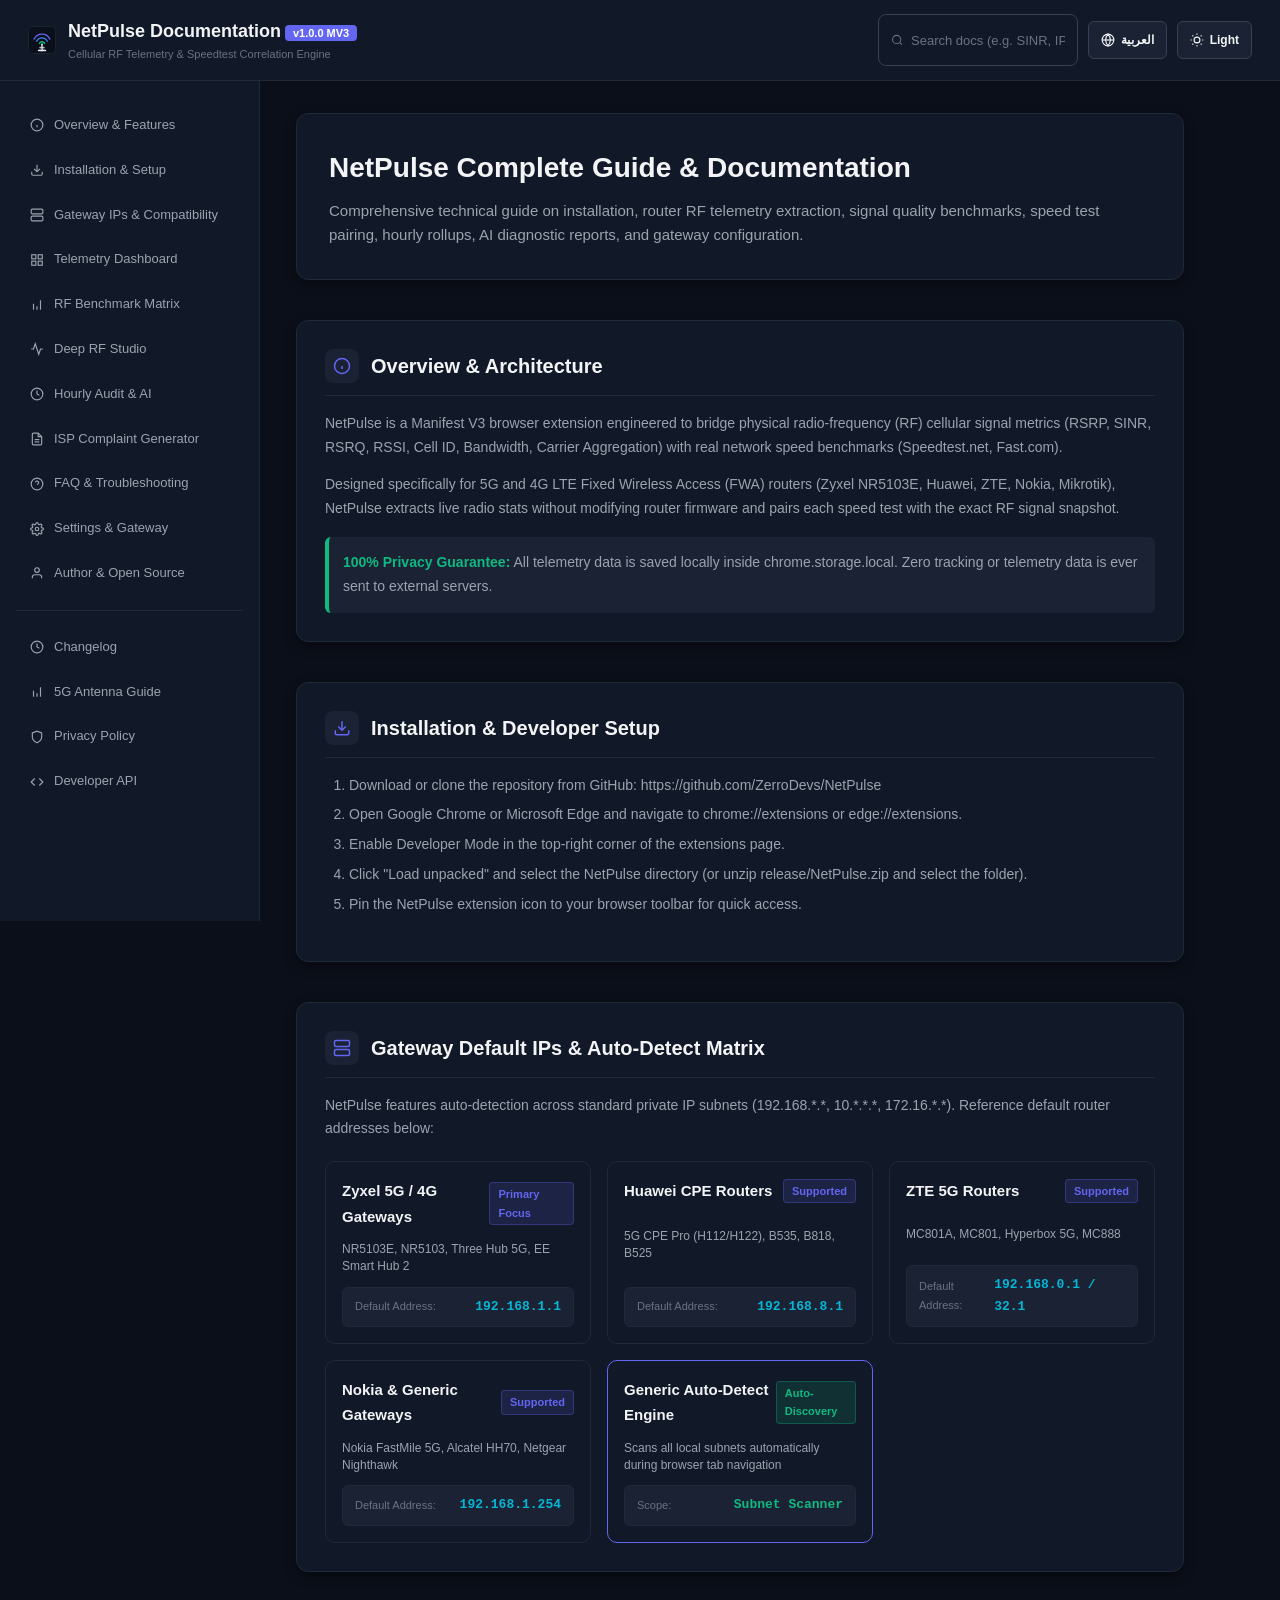
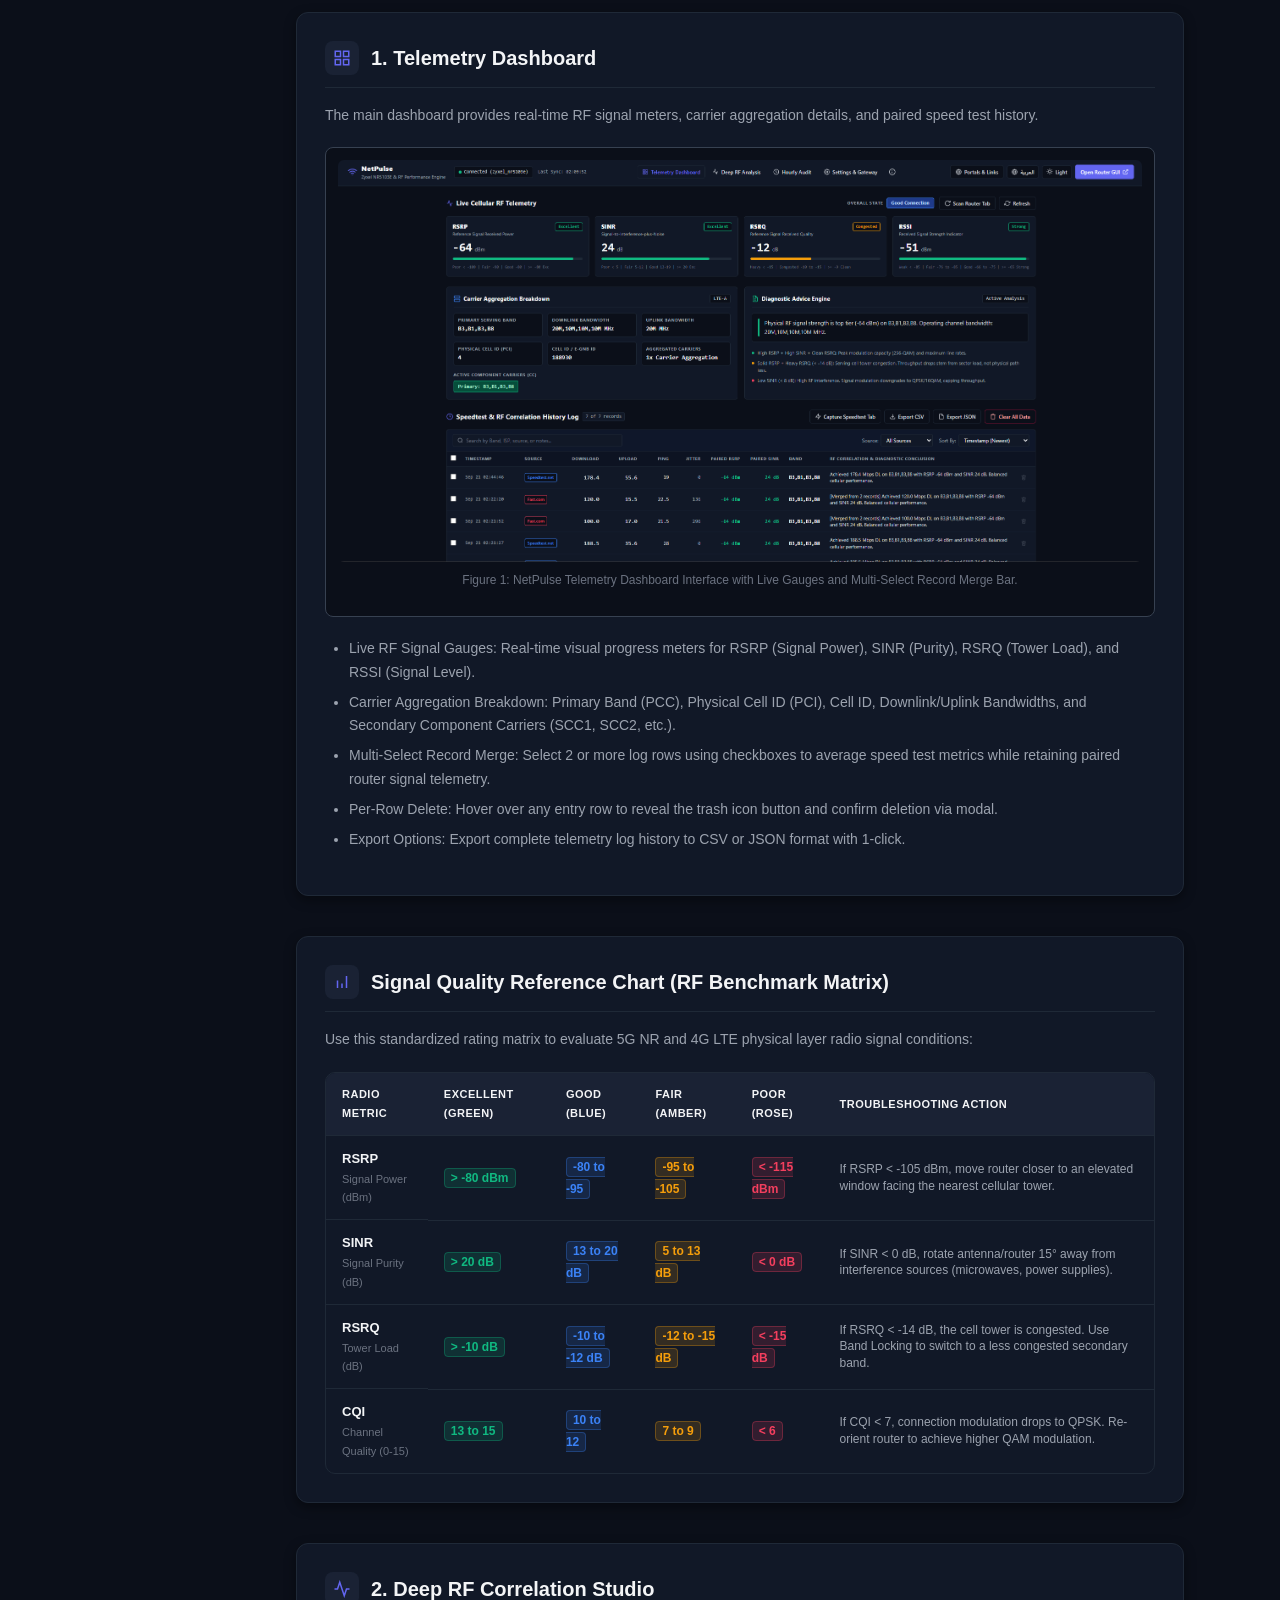
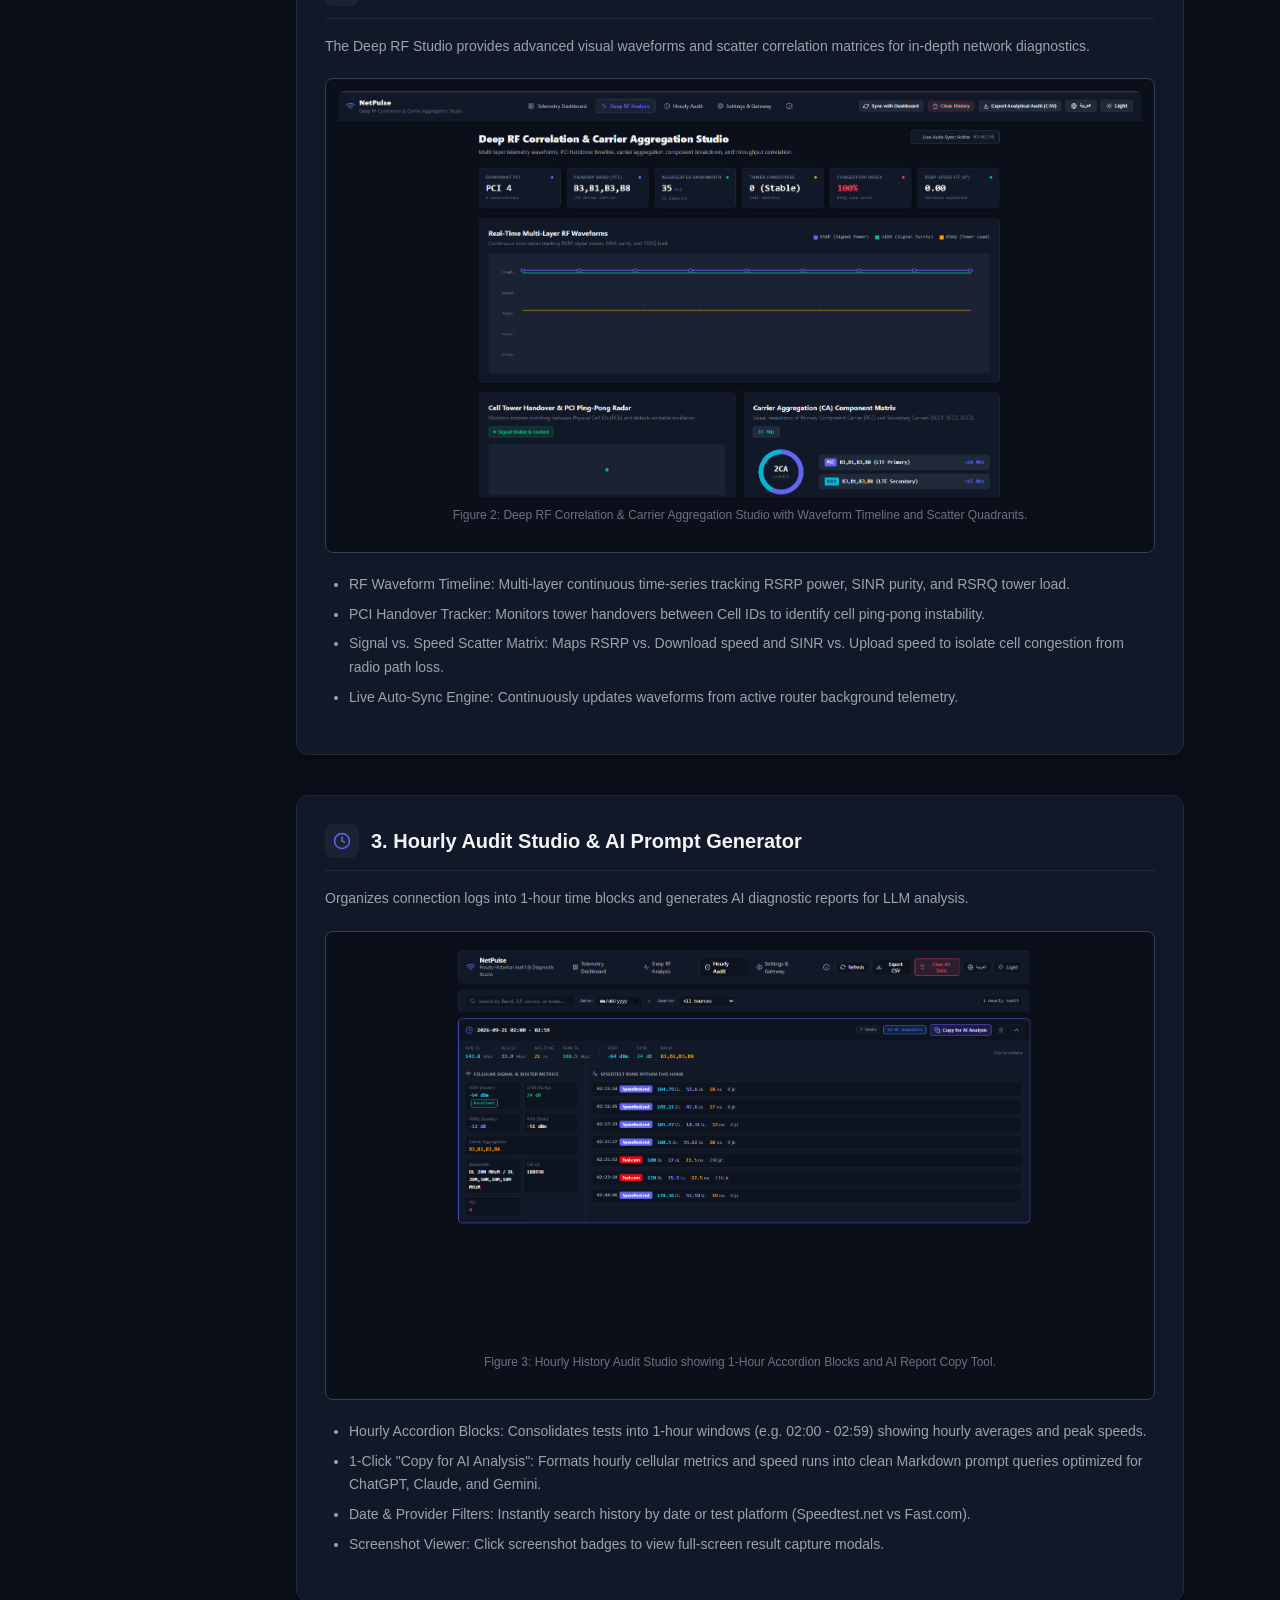
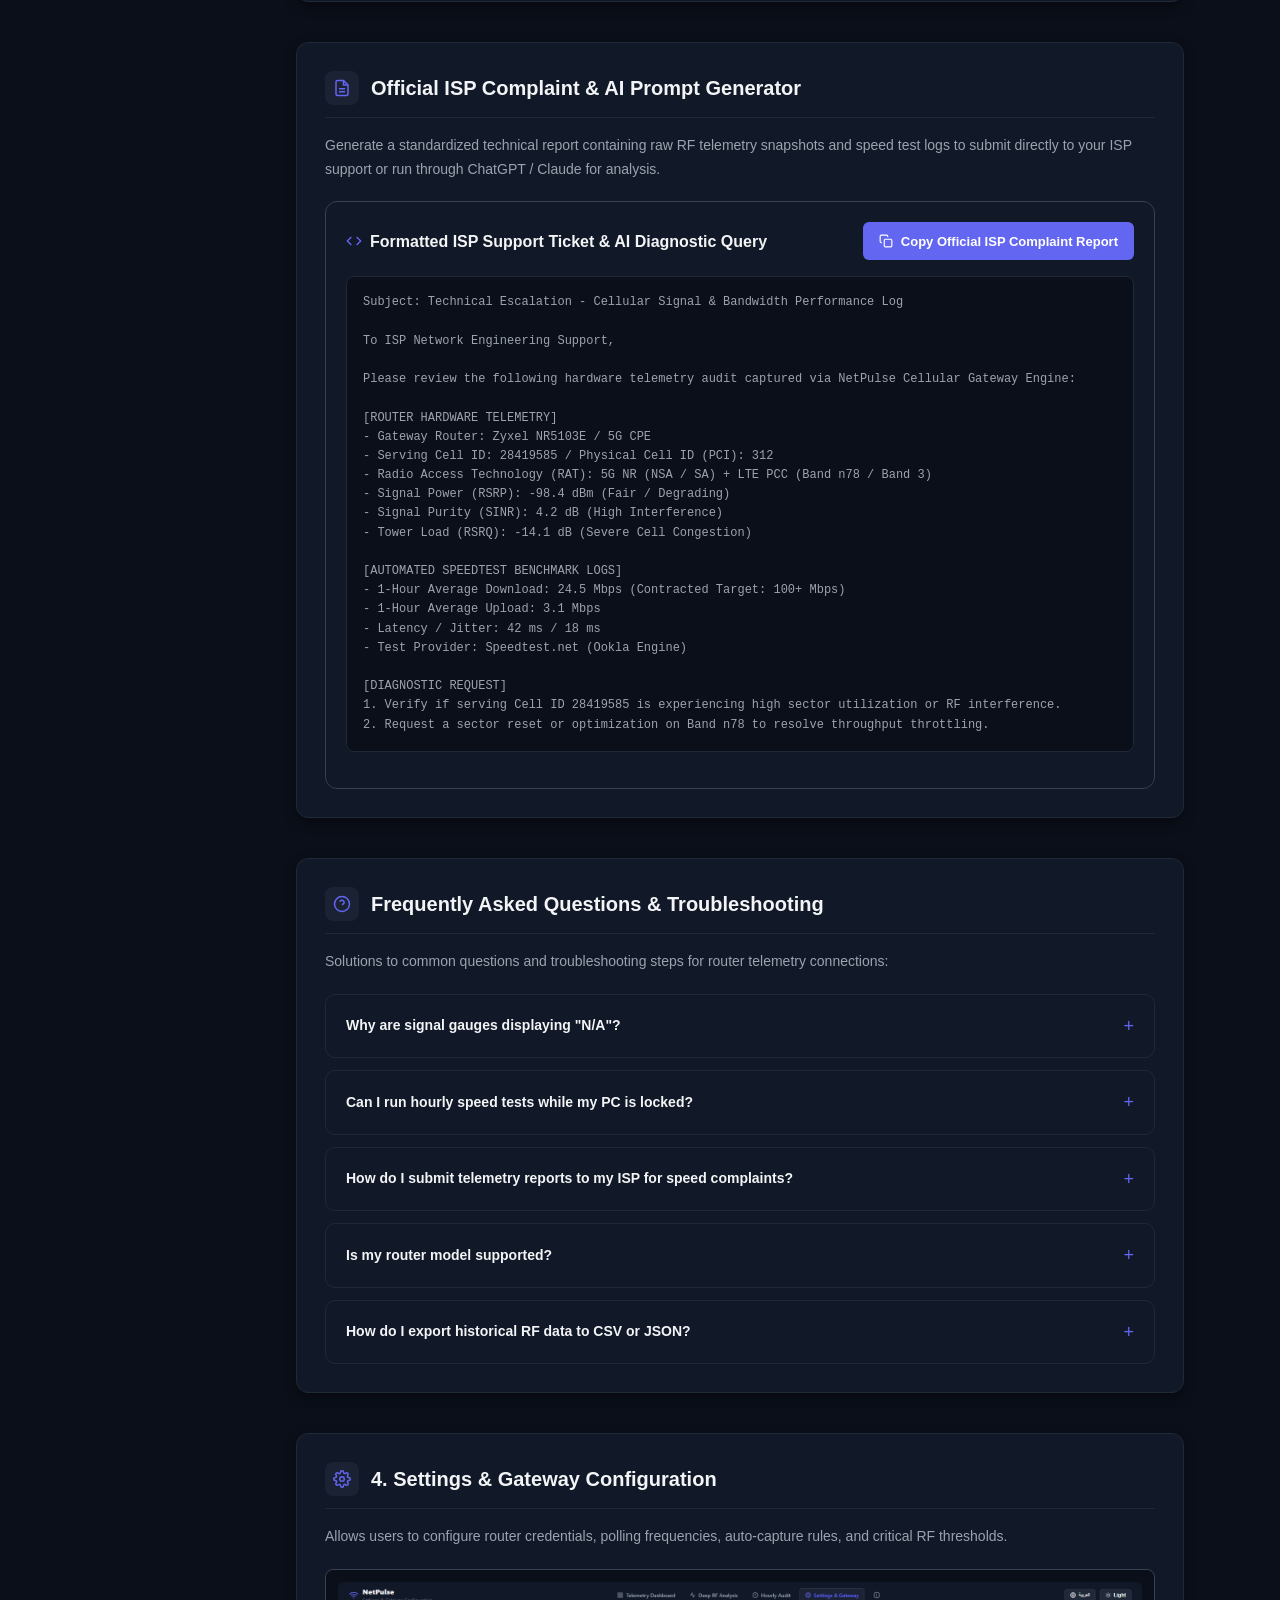
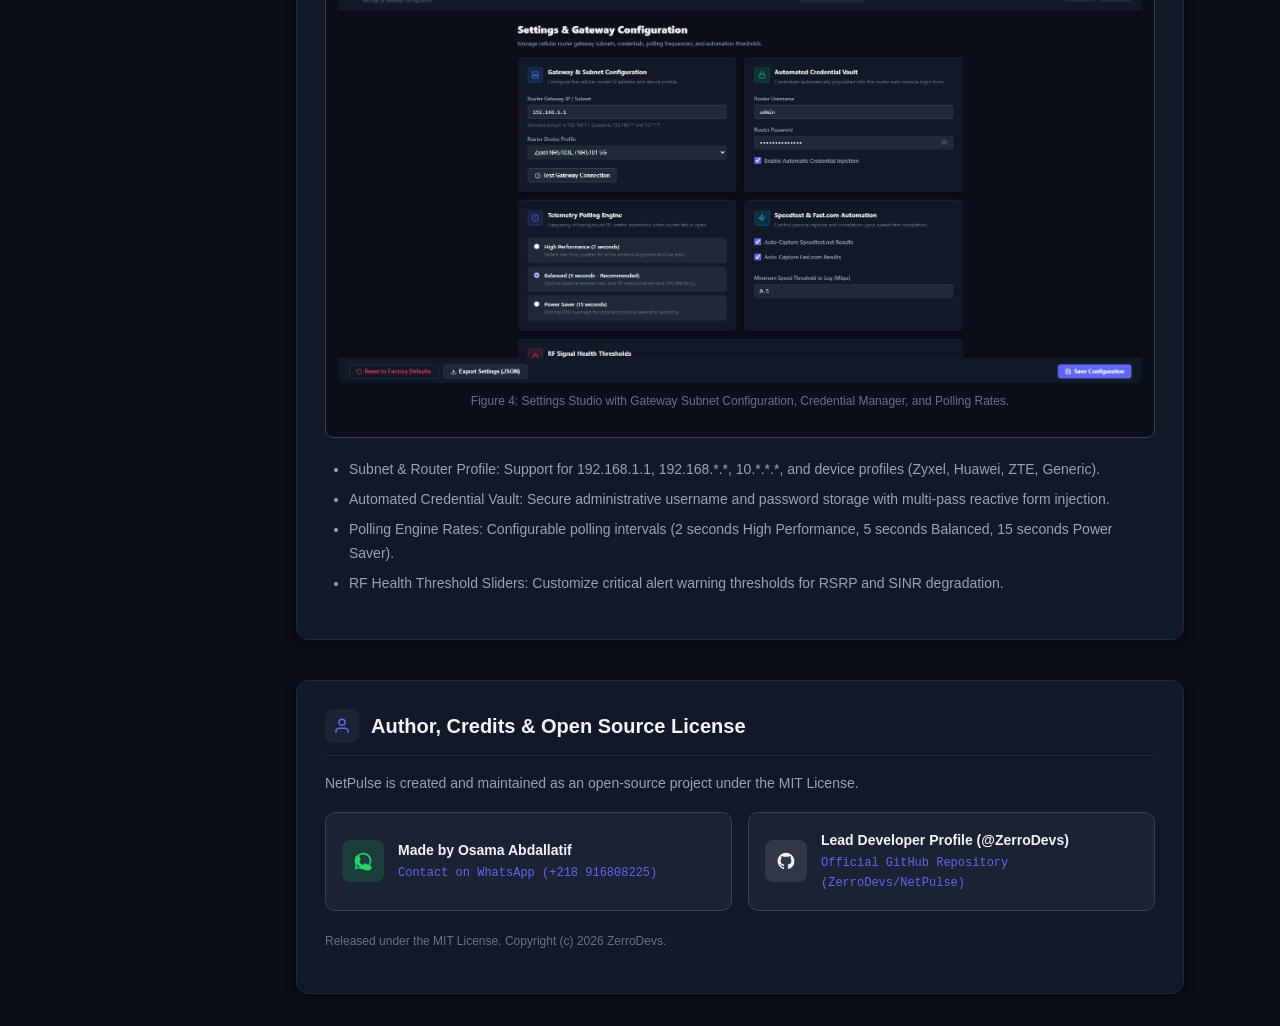
<file: docs/index.html>
<!DOCTYPE html>
<html lang="en" dir="ltr" data-theme="dark">
<head>
  <meta charset="UTF-8">
  <meta name="viewport" content="width=device-width, initial-scale=1.0">
  <title>NetPulse - Technical Documentation &amp; Complete Guide</title>
  <link rel="icon" type="image/png" sizes="128x128" href="assets/Images/icon128.png">
  <link rel="icon" type="image/svg+xml" href="assets/Images/icon.svg">
  <link rel="shortcut icon" href="assets/Images/icon16.png">
  <link rel="stylesheet" href="assets/css/style.css">
</head>
<body>
  <div class="docs-layout">
    <!-- Header Topbar -->
    <header class="docs-header">
      <div class="header-brand">
        <img src="assets/Images/icon.svg" alt="NetPulse Logo" width="28" height="28" class="brand-logo" style="width: 28px; height: 28px; object-fit: contain;">
        <div class="brand-text-block">
          <div class="brand-row">
            <span class="brand-title" data-i18n="doc_title">NetPulse Documentation</span>
            <span class="version-pill">v1.0.0 MV3</span>
          </div>
          <span class="brand-sub" data-i18n="doc_sub">Cellular RF Telemetry &amp; Speedtest Correlation Engine</span>
        </div>
      </div>

      <div class="header-actions">
        <!-- Live Search Bar -->
        <div class="search-box">
          <svg viewBox="0 0 24 24" width="14" height="14" fill="none" stroke="currentColor" stroke-width="2">
            <circle cx="11" cy="11" r="8"></circle>
            <line x1="21" y1="21" x2="16.65" y2="16.65"></line>
          </svg>
          <input type="text" id="docs-search-input" placeholder="Search docs (e.g. SINR, IP, CSV)..." data-i18n-placeholder="search_ph">
        </div>

        <!-- Language Switcher -->
        <button id="btn-lang-toggle" class="btn-toggle-switch" type="button" title="Switch Language / تبديل اللغة">
          <svg viewBox="0 0 24 24" width="14" height="14" fill="none" stroke="currentColor" stroke-width="2">
            <circle cx="12" cy="12" r="10"></circle>
            <line x1="2" y1="12" x2="22" y2="12"></line>
            <path d="M12 2a15.3 15.3 0 0 1 4 10 15.3 15.3 0 0 1-4 10 15.3 15.3 0 0 1-4-10 15.3 15.3 0 0 1 4-10z"></path>
          </svg>
          <span id="lang-toggle-text">العربية</span>
        </button>

        <!-- Theme Toggle -->
        <button id="btn-theme-toggle" class="btn-toggle-switch" type="button" title="Toggle Dark/Light Mode">
          <svg viewBox="0 0 24 24" width="14" height="14" fill="none" stroke="currentColor" stroke-width="2">
            <circle cx="12" cy="12" r="5"></circle>
            <line x1="12" y1="1" x2="12" y2="3"></line>
            <line x1="12" y1="21" x2="12.01" y2="23"></line>
            <line x1="4.22" y1="4.22" x2="5.64" y2="5.64"></line>
            <line x1="18.36" y1="18.36" x2="19.78" y2="19.78"></line>
            <line x1="1" y1="12" x2="3" y2="12"></line>
            <line x1="21" y1="12" x2="23" y2="12"></line>
            <line x1="4.22" y1="19.78" x2="5.64" y2="18.36"></line>
            <line x1="18.36" y1="5.64" x2="19.78" y2="4.22"></line>
          </svg>
          <span id="theme-label-text">Light</span>
        </button>
      </div>
    </header>

    <!-- Main Documentation Body -->
    <div class="docs-body">
      <!-- Sidebar Navigation -->
      <aside class="docs-sidebar">
        <nav class="sidebar-nav">
          <a href="#overview" class="sidebar-link active">
            <svg viewBox="0 0 24 24" width="14" height="14" fill="none" stroke="currentColor" stroke-width="2">
              <circle cx="12" cy="12" r="10"></circle>
              <line x1="12" y1="16" x2="12" y2="12"></line>
              <line x1="12" y1="8" x2="12.01" y2="8"></line>
            </svg>
            <span data-i18n="nav_overview">Overview &amp; Features</span>
          </a>

          <a href="#install" class="sidebar-link">
            <svg viewBox="0 0 24 24" width="14" height="14" fill="none" stroke="currentColor" stroke-width="2">
              <path d="M21 15v4a2 2 0 0 1-2 2H5a2 2 0 0 1-2-2v-4"></path>
              <polyline points="7 10 12 15 17 10"></polyline>
              <line x1="12" y1="15" x2="12" y2="3"></line>
            </svg>
            <span data-i18n="nav_install">Installation &amp; Setup</span>
          </a>

          <a href="#gateways" class="sidebar-link">
            <svg viewBox="0 0 24 24" width="14" height="14" fill="none" stroke="currentColor" stroke-width="2">
              <rect x="2" y="2" width="20" height="8" rx="2" ry="2"></rect>
              <rect x="2" y="14" width="20" height="8" rx="2" ry="2"></rect>
              <line x1="6" y1="6" x2="6.01" y2="6"></line>
              <line x1="6" y1="18" x2="6.01" y2="18"></line>
            </svg>
            <span data-i18n="nav_gateways">Gateway IPs &amp; Compatibility</span>
          </a>

          <a href="#dashboard" class="sidebar-link">
            <svg viewBox="0 0 24 24" width="14" height="14" fill="none" stroke="currentColor" stroke-width="2">
              <rect x="3" y="3" width="7" height="7"></rect>
              <rect x="14" y="3" width="7" height="7"></rect>
              <rect x="14" y="14" width="7" height="7"></rect>
              <rect x="3" y="14" width="7" height="7"></rect>
            </svg>
            <span data-i18n="nav_dashboard">Telemetry Dashboard</span>
          </a>

          <a href="#rf-benchmarks" class="sidebar-link">
            <svg viewBox="0 0 24 24" width="14" height="14" fill="none" stroke="currentColor" stroke-width="2">
              <path d="M12 20v-6M6 20V10M18 20V4"></path>
            </svg>
            <span data-i18n="nav_rf_matrix">RF Benchmark Matrix</span>
          </a>

          <a href="#analysis" class="sidebar-link">
            <svg viewBox="0 0 24 24" width="14" height="14" fill="none" stroke="currentColor" stroke-width="2">
              <polyline points="22 12 18 12 15 21 9 3 6 12 2 12"></polyline>
            </svg>
            <span data-i18n="nav_analysis">Deep RF Studio</span>
          </a>

          <a href="#history" class="sidebar-link">
            <svg viewBox="0 0 24 24" width="14" height="14" fill="none" stroke="currentColor" stroke-width="2">
              <circle cx="12" cy="12" r="10"></circle>
              <polyline points="12 6 12 12 16 14"></polyline>
            </svg>
            <span data-i18n="nav_history">Hourly Audit &amp; AI</span>
          </a>

          <a href="#isp-complaint" class="sidebar-link">
            <svg viewBox="0 0 24 24" width="14" height="14" fill="none" stroke="currentColor" stroke-width="2">
              <path d="M14 2H6a2 2 0 0 0-2 2v16a2 2 0 0 0 2 2h12a2 2 0 0 0 2-2V8z"></path>
              <polyline points="14 2 14 8 20 8"></polyline>
              <line x1="16" y1="13" x2="8" y2="13"></line>
              <line x1="16" y1="17" x2="8" y2="17"></line>
            </svg>
            <span data-i18n="nav_isp">ISP Complaint Generator</span>
          </a>

          <a href="#faq" class="sidebar-link">
            <svg viewBox="0 0 24 24" width="14" height="14" fill="none" stroke="currentColor" stroke-width="2">
              <circle cx="12" cy="12" r="10"></circle>
              <path d="M9.09 9a3 3 0 0 1 5.83 1c0 2-3 3-3 3"></path>
              <line x1="12" y1="17" x2="12.01" y2="17"></line>
            </svg>
            <span data-i18n="nav_faq">FAQ &amp; Troubleshooting</span>
          </a>

          <a href="#settings" class="sidebar-link">
            <svg viewBox="0 0 24 24" width="14" height="14" fill="none" stroke="currentColor" stroke-width="2">
              <circle cx="12" cy="12" r="3"></circle>
              <path d="M19.4 15a1.65 1.65 0 0 0 .33 1.82l.06.06a2 2 0 0 1 0 2.83 2 2 0 0 1-2.83 0l-.06-.06a1.65 1.65 0 0 0-1.82-.33 1.65 1.65 0 0 0-1 1.51V21a2 2 0 0 1-2 2 2 2 0 0 1-2-2v-.09A1.65 1.65 0 0 0 9 19.4a1.65 1.65 0 0 0-1.82.33l-.06.06a2 2 0 0 1-2.83 0 2 2 0 0 1 0-2.83l.06-.06a1.65 1.65 0 0 0 .33-1.82 1.65 1.65 0 0 0-1.51-1H3a2 2 0 0 1-2-2 2 2 0 0 1 2-2h.09A1.65 1.65 0 0 0 4.6 9a1.65 1.65 0 0 0-.33-1.82l-.06-.06a2 2 0 0 1 0-2.83 2 2 0 0 1 2.83 0l.06.06a1.65 1.65 0 0 0 1.82.33H9a1.65 1.65 0 0 0 1-1.51V3a2 2 0 0 1 2-2 2 2 0 0 1 2 2v.09a1.65 1.65 0 0 0 1 1.51 1.65 1.65 0 0 0 1.82-.33l.06-.06a2 2 0 0 1 2.83 0 2 2 0 0 1 0 2.83l-.06.06a1.65 1.65 0 0 0-.33 1.82V9a1.65 1.65 0 0 0 1.51 1H21a2 2 0 0 1 2 2 2 2 0 0 1-2 2h-.09a1.65 1.65 0 0 0-1.51 1z"></path>
            </svg>
            <span data-i18n="nav_settings">Settings &amp; Gateway</span>
          </a>

          <a href="#author" class="sidebar-link">
            <svg viewBox="0 0 24 24" width="14" height="14" fill="none" stroke="currentColor" stroke-width="2">
              <path d="M20 21v-2a4 4 0 0 0-4-4H8a4 4 0 0 0-4 4v2"></path>
              <circle cx="12" cy="7" r="4"></circle>
            </svg>
            <span data-i18n="nav_author">Author &amp; Open Source</span>
          </a>

          <div style="height: 1px; background-color: var(--border-subtle); margin: 12px 0;"></div>

          <a href="changelog.html" class="sidebar-link">
            <svg viewBox="0 0 24 24" width="14" height="14" fill="none" stroke="currentColor" stroke-width="2">
              <circle cx="12" cy="12" r="10"></circle>
              <polyline points="12 6 12 12 16 14"></polyline>
            </svg>
            <span data-i18n="nav_changelog">Changelog &amp; Timeline</span>
          </a>

          <a href="antenna-guide.html" class="sidebar-link">
            <svg viewBox="0 0 24 24" width="14" height="14" fill="none" stroke="currentColor" stroke-width="2">
              <path d="M12 20v-6M6 20V10M18 20V4"></path>
            </svg>
            <span data-i18n="nav_antenna">5G Antenna Guide</span>
          </a>

          <a href="privacy.html" class="sidebar-link">
            <svg viewBox="0 0 24 24" width="14" height="14" fill="none" stroke="currentColor" stroke-width="2">
              <path d="M12 22s8-4 8-10V5l-8-3-8 3v7c0 6 8 10 8 10z"></path>
            </svg>
            <span data-i18n="nav_privacy">Privacy Policy</span>
          </a>

          <a href="developer.html" class="sidebar-link">
            <svg viewBox="0 0 24 24" width="14" height="14" fill="none" stroke="currentColor" stroke-width="2">
              <polyline points="16 18 22 12 16 6"></polyline>
              <polyline points="8 6 2 12 8 18"></polyline>
            </svg>
            <span data-i18n="nav_developer">Developer API</span>
          </a>
        </nav>
      </aside>

      <!-- Main Content Sections -->
      <main class="docs-content">
        <!-- Hero Banner -->
        <section class="docs-hero">
          <h1 class="hero-heading" data-i18n="hero_title">NetPulse Complete Guide &amp; Documentation</h1>
          <p class="hero-desc" data-i18n="hero_desc">
            Comprehensive technical guide on installation, router RF telemetry extraction, speed test pairing, hourly rollups, AI diagnostic report generation, and gateway configuration.
          </p>
        </section>

        <!-- Overview Section -->
        <section id="overview" class="docs-section">
          <div class="section-header">
            <div class="section-icon">
              <svg viewBox="0 0 24 24" width="18" height="18" fill="none" stroke="currentColor" stroke-width="2">
                <circle cx="12" cy="12" r="10"></circle>
                <line x1="12" y1="16" x2="12" y2="12"></line>
                <line x1="12" y1="8" x2="12.01" y2="8"></line>
              </svg>
            </div>
            <h2 class="section-title" data-i18n="sec_overview_title">Overview &amp; Architecture</h2>
          </div>
          <div class="section-body">
            <p data-i18n="overview_p1">
              NetPulse is a Manifest V3 browser extension engineered to bridge physical radio-frequency (RF) cellular signal metrics (RSRP, SINR, RSRQ, RSSI, Cell ID, Bandwidth, Carrier Aggregation) with real network speed benchmarks (Speedtest.net, Fast.com).
            </p>
            <p data-i18n="overview_p2">
              Designed specifically for 5G and 4G LTE Fixed Wireless Access (FWA) routers (Zyxel NR5103E, Huawei, ZTE, Nokia, Mikrotik), NetPulse extracts live radio stats without modifying router firmware and pairs each speed test with the exact RF signal snapshot.
            </p>
            <div style="background-color: var(--bg-subtle); border-left: 4px solid var(--accent-emerald); padding: 14px; border-radius: 6px; margin-top: 16px;">
              <strong style="color: var(--accent-emerald);" data-i18n="overview_privacy_title">100% Privacy Guarantee:</strong>
              <span data-i18n="overview_privacy_desc">All telemetry data is saved locally inside chrome.storage.local. Zero tracking or telemetry data is ever sent to external servers.</span>
            </div>
          </div>
        </section>

        <!-- Installation Section -->
        <section id="install" class="docs-section">
          <div class="section-header">
            <div class="section-icon">
              <svg viewBox="0 0 24 24" width="18" height="18" fill="none" stroke="currentColor" stroke-width="2">
                <path d="M21 15v4a2 2 0 0 1-2 2H5a2 2 0 0 1-2-2v-4"></path>
                <polyline points="7 10 12 15 17 10"></polyline>
                <line x1="12" y1="15" x2="12" y2="3"></line>
              </svg>
            </div>
            <h2 class="section-title" data-i18n="sec_install_title">Installation &amp; Developer Setup</h2>
          </div>
          <div class="section-body">
            <ol>
              <li data-i18n="install_step1">Download or clone the repository from GitHub: https://github.com/ZerroDevs/NetPulse</li>
              <li data-i18n="install_step2">Open Google Chrome or Microsoft Edge and navigate to chrome://extensions or edge://extensions.</li>
              <li data-i18n="install_step3">Enable Developer Mode in the top-right corner of the extensions page.</li>
              <li data-i18n="install_step4">Click "Load unpacked" and select the NetPulse directory (or unzip release/NetPulse.zip and select the folder).</li>
              <li data-i18n="install_step5">Pin the NetPulse extension icon to your browser toolbar for quick access.</li>
            </ol>
          </div>
        </section>

        <!-- Gateways & Compatibility Matrix Section -->
        <section id="gateways" class="docs-section">
          <div class="section-header">
            <div class="section-icon">
              <svg viewBox="0 0 24 24" width="18" height="18" fill="none" stroke="currentColor" stroke-width="2">
                <rect x="2" y="2" width="20" height="8" rx="2" ry="2"></rect>
                <rect x="2" y="14" width="20" height="8" rx="2" ry="2"></rect>
                <line x1="6" y1="6" x2="6.01" y2="6"></line>
                <line x1="6" y1="18" x2="6.01" y2="18"></line>
              </svg>
            </div>
            <h2 class="section-title" data-i18n="sec_gateways_title">Gateway Default IPs &amp; Auto-Detect Matrix</h2>
          </div>
          <div class="section-body">
            <p data-i18n="gateways_desc">
              NetPulse features auto-detection across standard private IP subnets (192.168.*.*, 10.*.*.*, 172.16.*.*). Reference default router addresses below:
            </p>

            <div class="gateway-grid">
              <!-- Zyxel -->
              <div class="gateway-card">
                <div class="gateway-header">
                  <span class="gateway-title" data-i18n="gw_zyxel_title">Zyxel 5G / 4G Gateways</span>
                  <span class="gateway-badge">Primary Focus</span>
                </div>
                <div class="gateway-models" data-i18n="gw_zyxel_models">NR5103E, NR5103, Three Hub 5G, EE Smart Hub 2</div>
                <div class="gateway-ip-block">
                  <span style="font-size: 11px; color: var(--text-muted);">Default Address:</span>
                  <span class="gateway-ip">192.168.1.1</span>
                </div>
              </div>

              <!-- Huawei -->
              <div class="gateway-card">
                <div class="gateway-header">
                  <span class="gateway-title" data-i18n="gw_huawei_title">Huawei CPE Routers</span>
                  <span class="gateway-badge">Supported</span>
                </div>
                <div class="gateway-models" data-i18n="gw_huawei_models">5G CPE Pro (H112/H122), B535, B818, B525</div>
                <div class="gateway-ip-block">
                  <span style="font-size: 11px; color: var(--text-muted);">Default Address:</span>
                  <span class="gateway-ip">192.168.8.1</span>
                </div>
              </div>

              <!-- ZTE -->
              <div class="gateway-card">
                <div class="gateway-header">
                  <span class="gateway-title" data-i18n="gw_zte_title">ZTE 5G Routers</span>
                  <span class="gateway-badge">Supported</span>
                </div>
                <div class="gateway-models" data-i18n="gw_zte_models">MC801A, MC801, Hyperbox 5G, MC888</div>
                <div class="gateway-ip-block">
                  <span style="font-size: 11px; color: var(--text-muted);">Default Address:</span>
                  <span class="gateway-ip">192.168.0.1 / 32.1</span>
                </div>
              </div>

              <!-- Nokia & Generic -->
              <div class="gateway-card">
                <div class="gateway-header">
                  <span class="gateway-title" data-i18n="gw_nokia_title">Nokia &amp; Generic Gateways</span>
                  <span class="gateway-badge">Supported</span>
                </div>
                <div class="gateway-models" data-i18n="gw_nokia_models">Nokia FastMile 5G, Alcatel HH70, Netgear Nighthawk</div>
                <div class="gateway-ip-block">
                  <span style="font-size: 11px; color: var(--text-muted);">Default Address:</span>
                  <span class="gateway-ip">192.168.1.254</span>
                </div>
              </div>

              <!-- Generic Auto-Detect -->
              <div class="gateway-card" style="border-color: var(--accent-indigo);">
                <div class="gateway-header">
                  <span class="gateway-title" data-i18n="gw_auto_title">Generic Auto-Detect Engine</span>
                  <span class="gateway-badge" style="background-color: rgba(16, 185, 129, 0.15); color: var(--accent-emerald); border-color: rgba(16, 185, 129, 0.3);">Auto-Discovery</span>
                </div>
                <div class="gateway-models" data-i18n="gw_auto_models">Scans all local subnets automatically during browser tab navigation</div>
                <div class="gateway-ip-block">
                  <span style="font-size: 11px; color: var(--text-muted);">Scope:</span>
                  <span class="gateway-ip" style="color: var(--accent-emerald);">Subnet Scanner</span>
                </div>
              </div>
            </div>
          </div>
        </section>

        <!-- Dashboard Section (Image 1) -->
        <section id="dashboard" class="docs-section">
          <div class="section-header">
            <div class="section-icon">
              <svg viewBox="0 0 24 24" width="18" height="18" fill="none" stroke="currentColor" stroke-width="2">
                <rect x="3" y="3" width="7" height="7"></rect>
                <rect x="14" y="3" width="7" height="7"></rect>
                <rect x="14" y="14" width="7" height="7"></rect>
                <rect x="3" y="14" width="7" height="7"></rect>
              </svg>
            </div>
            <h2 class="section-title" data-i18n="sec_dash_title">1. Telemetry Dashboard</h2>
          </div>
          <div class="section-body">
            <p data-i18n="dash_desc">
              The main dashboard provides real-time RF signal meters, carrier aggregation details, and paired speed test history.
            </p>

            <div class="doc-image-container">
              <img src="assets/Images/1.png" alt="NetPulse Telemetry Dashboard" class="doc-image">
              <p class="doc-image-caption" data-i18n="dash_img_cap">Figure 1: NetPulse Telemetry Dashboard Interface with Live Gauges and Multi-Select Record Merge Bar.</p>
            </div>

            <ul>
              <li data-i18n="dash_cap1">Live RF Signal Gauges: Real-time visual progress meters for RSRP (Signal Power), SINR (Purity), RSRQ (Tower Load), and RSSI (Signal Level).</li>
              <li data-i18n="dash_cap2">Carrier Aggregation Breakdown: Primary Band (PCC), Physical Cell ID (PCI), Cell ID, Downlink/Uplink Bandwidths, and Secondary Component Carriers (SCC1, SCC2, etc.).</li>
              <li data-i18n="dash_cap3">Multi-Select Record Merge: Select 2 or more log rows using checkboxes to average speed test metrics while retaining paired router signal telemetry.</li>
              <li data-i18n="dash_cap4">Per-Row Delete: Hover over any entry row to reveal the trash icon button and confirm deletion via modal.</li>
              <li data-i18n="dash_cap5">Export Options: Export complete telemetry log history to CSV or JSON format with 1-click.</li>
            </ul>
          </div>
        </section>

        <!-- RF Benchmark Matrix Section -->
        <section id="rf-benchmarks" class="docs-section">
          <div class="section-header">
            <div class="section-icon">
              <svg viewBox="0 0 24 24" width="18" height="18" fill="none" stroke="currentColor" stroke-width="2">
                <path d="M12 20v-6M6 20V10M18 20V4"></path>
              </svg>
            </div>
            <h2 class="section-title" data-i18n="sec_rf_title">Signal Quality Reference Chart (RF Benchmark Matrix)</h2>
          </div>
          <div class="section-body">
            <p data-i18n="rf_desc">
              Use this standardized rating matrix to evaluate 5G NR and 4G LTE physical layer radio signal conditions:
            </p>

            <div class="rf-table-container">
              <table class="rf-table">
                <thead>
                  <tr>
                    <th data-i18n="rf_th_metric">Radio Metric</th>
                    <th data-i18n="rf_th_excellent">Excellent</th>
                    <th data-i18n="rf_th_good">Good</th>
                    <th data-i18n="rf_th_fair">Fair</th>
                    <th data-i18n="rf_th_poor">Poor</th>
                    <th data-i18n="rf_th_action">Troubleshooting Action</th>
                  </tr>
                </thead>
                <tbody>
                  <tr>
                    <td class="metric-name">RSRP<span class="metric-full">Signal Power (dBm)</span></td>
                    <td><span class="badge-excellent">&gt; -80 dBm</span></td>
                    <td><span class="badge-good">-80 to -95</span></td>
                    <td><span class="badge-fair">-95 to -105</span></td>
                    <td><span class="badge-poor">&lt; -115 dBm</span></td>
                    <td class="action-tip" data-i18n="rf_advice_rsrp">If RSRP &lt; -105 dBm, move router closer to an elevated window facing the nearest cellular tower.</td>
                  </tr>
                  <tr>
                    <td class="metric-name">SINR<span class="metric-full">Signal Purity (dB)</span></td>
                    <td><span class="badge-excellent">&gt; 20 dB</span></td>
                    <td><span class="badge-good">13 to 20 dB</span></td>
                    <td><span class="badge-fair">5 to 13 dB</span></td>
                    <td><span class="badge-poor">&lt; 0 dB</span></td>
                    <td class="action-tip" data-i18n="rf_advice_sinr">If SINR &lt; 0 dB, rotate antenna/router 15° away from interference sources (microwaves, power supplies).</td>
                  </tr>
                  <tr>
                    <td class="metric-name">RSRQ<span class="metric-full">Tower Load (dB)</span></td>
                    <td><span class="badge-excellent">&gt; -10 dB</span></td>
                    <td><span class="badge-good">-10 to -12 dB</span></td>
                    <td><span class="badge-fair">-12 to -15 dB</span></td>
                    <td><span class="badge-poor">&lt; -15 dB</span></td>
                    <td class="action-tip" data-i18n="rf_advice_rsrq">If RSRQ &lt; -14 dB, the cell tower is congested. Use Band Locking to switch to a less congested secondary band.</td>
                  </tr>
                  <tr>
                    <td class="metric-name">CQI<span class="metric-full">Channel Quality (0-15)</span></td>
                    <td><span class="badge-excellent">13 to 15</span></td>
                    <td><span class="badge-good">10 to 12</span></td>
                    <td><span class="badge-fair">7 to 9</span></td>
                    <td><span class="badge-poor">&lt; 6</span></td>
                    <td class="action-tip" data-i18n="rf_advice_cqi">If CQI &lt; 7, connection modulation drops to QPSK. Re-orient router to achieve higher QAM modulation.</td>
                  </tr>
                </tbody>
              </table>
            </div>
          </div>
        </section>

        <!-- Deep RF Analysis Section (Image 2) -->
        <section id="analysis" class="docs-section">
          <div class="section-header">
            <div class="section-icon">
              <svg viewBox="0 0 24 24" width="18" height="18" fill="none" stroke="currentColor" stroke-width="2">
                <polyline points="22 12 18 12 15 21 9 3 6 12 2 12"></polyline>
              </svg>
            </div>
            <h2 class="section-title" data-i18n="sec_analysis_title">2. Deep RF Correlation Studio</h2>
          </div>
          <div class="section-body">
            <p data-i18n="analysis_desc">
              The Deep RF Studio provides advanced visual waveforms and scatter correlation matrices for in-depth network diagnostics.
            </p>

            <div class="doc-image-container">
              <img src="assets/Images/2.png" alt="NetPulse Deep RF Correlation Studio" class="doc-image">
              <p class="doc-image-caption" data-i18n="analysis_img_cap">Figure 2: Deep RF Correlation &amp; Carrier Aggregation Studio with Waveform Timeline and Scatter Quadrants.</p>
            </div>

            <ul>
              <li data-i18n="analysis_cap1">RF Waveform Timeline: Multi-layer continuous time-series tracking RSRP power, SINR purity, and RSRQ tower load.</li>
              <li data-i18n="analysis_cap2">PCI Handover Tracker: Monitors tower handovers between Cell IDs to identify cell ping-pong instability.</li>
              <li data-i18n="analysis_cap3">Signal vs. Speed Scatter Matrix: Maps RSRP vs. Download speed and SINR vs. Upload speed to isolate cell congestion from radio path loss.</li>
              <li data-i18n="analysis_cap4">Live Auto-Sync Engine: Continuously updates waveforms from active router background telemetry.</li>
            </ul>
          </div>
        </section>

        <!-- Hourly Audit Section (Image 3) -->
        <section id="history" class="docs-section">
          <div class="section-header">
            <div class="section-icon">
              <svg viewBox="0 0 24 24" width="18" height="18" fill="none" stroke="currentColor" stroke-width="2">
                <circle cx="12" cy="12" r="10"></circle>
                <polyline points="12 6 12 12 16 14"></polyline>
              </svg>
            </div>
            <h2 class="section-title" data-i18n="sec_history_title">3. Hourly Audit Studio &amp; AI Prompt Generator</h2>
          </div>
          <div class="section-body">
            <p data-i18n="history_desc">
              Organizes connection logs into 1-hour time blocks and generates AI diagnostic reports for LLM analysis.
            </p>

            <div class="doc-image-container">
              <img src="assets/Images/3.png" alt="NetPulse Hourly Audit Studio" class="doc-image">
              <p class="doc-image-caption" data-i18n="history_img_cap">Figure 3: Hourly History Audit Studio showing 1-Hour Accordion Blocks and AI Report Copy Tool.</p>
            </div>

            <ul>
              <li data-i18n="history_cap1">Hourly Accordion Blocks: Consolidates tests into 1-hour windows (e.g. 02:00 - 02:59) showing hourly averages and peak speeds.</li>
              <li data-i18n="history_cap2">1-Click "Copy for AI Analysis": Formats hourly cellular metrics and speed runs into clean Markdown prompt queries optimized for ChatGPT, Claude, and Gemini.</li>
              <li data-i18n="history_cap3">Date &amp; Provider Filters: Instantly search history by date or test platform (Speedtest.net vs Fast.com).</li>
              <li data-i18n="history_cap4">Screenshot Viewer: Click screenshot badges to view full-screen result capture modals.</li>
            </ul>
          </div>
        </section>

        <!-- ISP Complaint Prompt Generator Section -->
        <section id="isp-complaint" class="docs-section">
          <div class="section-header">
            <div class="section-icon">
              <svg viewBox="0 0 24 24" width="18" height="18" fill="none" stroke="currentColor" stroke-width="2">
                <path d="M14 2H6a2 2 0 0 0-2 2v16a2 2 0 0 0 2 2h12a2 2 0 0 0 2-2V8z"></path>
                <polyline points="14 2 14 8 20 8"></polyline>
                <line x1="16" y1="13" x2="8" y2="13"></line>
                <line x1="16" y1="17" x2="8" y2="17"></line>
              </svg>
            </div>
            <h2 class="section-title" data-i18n="sec_isp_title">Official ISP Complaint &amp; AI Prompt Generator</h2>
          </div>
          <div class="section-body">
            <p data-i18n="isp_desc">
              Generate a standardized technical report containing raw RF telemetry snapshots and speed test logs to submit directly to your ISP support or run through ChatGPT / Claude for analysis.
            </p>

            <div class="isp-prompt-card">
              <div class="isp-prompt-header">
                <span class="isp-prompt-title">
                  <svg viewBox="0 0 24 24" width="16" height="16" fill="none" stroke="var(--accent-indigo)" stroke-width="2">
                    <polyline points="16 18 22 12 16 6"></polyline>
                    <polyline points="8 6 2 12 8 18"></polyline>
                  </svg>
                  Formatted ISP Support Ticket &amp; AI Diagnostic Query
                </span>
                <button id="btn-copy-isp-prompt" type="button" class="btn-copy-prompt">
                  <svg viewBox="0 0 24 24" width="14" height="14" fill="none" stroke="currentColor" stroke-width="2">
                    <rect x="9" y="9" width="13" height="13" rx="2" ry="2"></rect>
                    <path d="M5 15H4a2 2 0 0 1-2-2V4a2 2 0 0 1 2-2h9a2 2 0 0 1 2 2v1"></path>
                  </svg>
                  <span data-i18n="isp_copy_btn">Copy Official ISP Complaint Report</span>
                </button>
              </div>

              <pre id="isp-prompt-text" class="isp-prompt-code">Subject: Technical Escalation - Cellular Signal & Bandwidth Performance Log

To ISP Network Engineering Support,

Please review the following hardware telemetry audit captured via NetPulse Cellular Gateway Engine:

[ROUTER HARDWARE TELEMETRY]
- Gateway Router: Zyxel NR5103E / 5G CPE
- Serving Cell ID: 28419585 / Physical Cell ID (PCI): 312
- Radio Access Technology (RAT): 5G NR (NSA / SA) + LTE PCC (Band n78 / Band 3)
- Signal Power (RSRP): -98.4 dBm (Fair / Degrading)
- Signal Purity (SINR): 4.2 dB (High Interference)
- Tower Load (RSRQ): -14.1 dB (Severe Cell Congestion)

[AUTOMATED SPEEDTEST BENCHMARK LOGS]
- 1-Hour Average Download: 24.5 Mbps (Contracted Target: 100+ Mbps)
- 1-Hour Average Upload: 3.1 Mbps
- Latency / Jitter: 42 ms / 18 ms
- Test Provider: Speedtest.net (Ookla Engine)

[DIAGNOSTIC REQUEST]
1. Verify if serving Cell ID 28419585 is experiencing high sector utilization or RF interference.
2. Request a sector reset or optimization on Band n78 to resolve throughput throttling.</pre>
            </div>
          </div>
        </section>

        <!-- FAQ & Troubleshooting Section -->
        <section id="faq" class="docs-section">
          <div class="section-header">
            <div class="section-icon">
              <svg viewBox="0 0 24 24" width="18" height="18" fill="none" stroke="currentColor" stroke-width="2">
                <circle cx="12" cy="12" r="10"></circle>
                <path d="M9.09 9a3 3 0 0 1 5.83 1c0 2-3 3-3 3"></path>
                <line x1="12" y1="17" x2="12.01" y2="17"></line>
              </svg>
            </div>
            <h2 class="section-title" data-i18n="sec_faq_title">Frequently Asked Questions &amp; Troubleshooting</h2>
          </div>
          <div class="section-body">
            <p data-i18n="faq_desc">
              Solutions to common questions and troubleshooting steps for router telemetry connections:
            </p>

            <div class="faq-accordion">
              <details class="faq-item">
                <summary class="faq-question" data-i18n="faq_q1">Why are signal gauges displaying "N/A"?</summary>
                <div class="faq-answer" data-i18n="faq_a1">
                  Signal metrics show N/A when NetPulse cannot communicate with your router. Fixes: 1) Verify Gateway IP in Settings (default 192.168.1.1). 2) Log into your router admin page in another tab to keep the session active. 3) Ensure your router is powered on and connected to your PC.
                </div>
              </details>

              <details class="faq-item">
                <summary class="faq-question" data-i18n="faq_q2">Can I run hourly speed tests while my PC is locked?</summary>
                <div class="faq-answer" data-i18n="faq_a2">
                  Yes! NetPulse utilizes Chrome Background Alarms and Service Workers (Manifest V3). As long as your browser remains open in the background, scheduled hourly tests will execute automatically.
                </div>
              </details>

              <details class="faq-item">
                <summary class="faq-question" data-i18n="faq_q3">How do I submit telemetry reports to my ISP for speed complaints?</summary>
                <div class="faq-answer" data-i18n="faq_a3">
                  Use the "ISP Complaint Generator" section above. Click "Copy Official ISP Complaint Report" to copy a pre-formatted technical ticket including your exact RSRP, SINR, Cell ID, and speed test averages. You can attach this to your ISP support ticket.
                </div>
              </details>

              <details class="faq-item">
                <summary class="faq-question" data-i18n="faq_q4">Is my router model supported?</summary>
                <div class="faq-answer" data-i18n="faq_a4">
                  NetPulse works out-of-the-box with Zyxel NR5103E / NR5103, Huawei 5G CPE Pro series, ZTE MC801A, Nokia FastMile, and generic routers operating on standard private subnets (192.168.*.*, 10.*.*.*).
                </div>
              </details>

              <details class="faq-item">
                <summary class="faq-question" data-i18n="faq_q5">How do I export historical RF data to CSV or JSON?</summary>
                <div class="faq-answer" data-i18n="faq_a5">
                  Open the Telemetry Dashboard and click the "Export CSV" or "Export JSON" buttons in the top action toolbar to download your complete historical database.
                </div>
              </details>
            </div>
          </div>
        </section>

        <!-- Settings Section (Image 4) -->
        <section id="settings" class="docs-section">
          <div class="section-header">
            <div class="section-icon">
              <svg viewBox="0 0 24 24" width="18" height="18" fill="none" stroke="currentColor" stroke-width="2">
                <circle cx="12" cy="12" r="3"></circle>
                <path d="M19.4 15a1.65 1.65 0 0 0 .33 1.82l.06.06a2 2 0 0 1 0 2.83 2 2 0 0 1-2.83 0l-.06-.06a1.65 1.65 0 0 0-1.82-.33 1.65 1.65 0 0 0-1 1.51V21a2 2 0 0 1-2 2 2 2 0 0 1-2-2v-.09A1.65 1.65 0 0 0 9 19.4a1.65 1.65 0 0 0-1.82.33l-.06.06a2 2 0 0 1-2.83 0 2 2 0 0 1 0-2.83l.06-.06a1.65 1.65 0 0 0 .33-1.82 1.65 1.65 0 0 0-1.51-1H3a2 2 0 0 1-2-2 2 2 0 0 1 2-2h.09A1.65 1.65 0 0 0 4.6 9a1.65 1.65 0 0 0-.33-1.82l-.06-.06a2 2 0 0 1 0-2.83 2 2 0 0 1 2.83 0l.06.06a1.65 1.65 0 0 0 1.82.33H9a1.65 1.65 0 0 0 1-1.51V3a2 2 0 0 1 2-2 2 2 0 0 1 2 2v.09a1.65 1.65 0 0 0 1 1.51 1.65 1.65 0 0 0 1.82-.33l.06-.06a2 2 0 0 1 2.83 0 2 2 0 0 1 0 2.83l-.06.06a1.65 1.65 0 0 0-.33 1.82V9a1.65 1.65 0 0 0 1.51 1H21a2 2 0 0 1 2 2 2 2 0 0 1-2 2h-.09a1.65 1.65 0 0 0-1.51 1z"></path>
              </svg>
            </div>
            <h2 class="section-title" data-i18n="sec_settings_title">4. Settings &amp; Gateway Configuration</h2>
          </div>
          <div class="section-body">
            <p data-i18n="settings_desc">
              Allows users to configure router credentials, polling frequencies, auto-capture rules, and critical RF thresholds.
            </p>

            <div class="doc-image-container">
              <img src="assets/Images/4.png" alt="NetPulse Settings Configuration" class="doc-image">
              <p class="doc-image-caption" data-i18n="settings_img_cap">Figure 4: Settings Studio with Gateway Subnet Configuration, Credential Manager, and Polling Rates.</p>
            </div>

            <ul>
              <li data-i18n="settings_cap1">Subnet &amp; Router Profile: Support for 192.168.1.1, 192.168.*.*, 10.*.*.*, and device profiles (Zyxel, Huawei, ZTE, Generic).</li>
              <li data-i18n="settings_cap2">Automated Credential Vault: Secure administrative username and password storage with multi-pass reactive form injection.</li>
              <li data-i18n="settings_cap3">Polling Engine Rates: Configurable polling intervals (2 seconds High Performance, 5 seconds Balanced, 15 seconds Power Saver).</li>
              <li data-i18n="settings_cap4">RF Health Threshold Sliders: Customize critical alert warning thresholds for RSRP and SINR degradation.</li>
            </ul>
          </div>
        </section>

        <!-- Author & License Section -->
        <section id="author" class="docs-section">
          <div class="section-header">
            <div class="section-icon">
              <svg viewBox="0 0 24 24" width="18" height="18" fill="none" stroke="currentColor" stroke-width="2">
                <path d="M20 21v-2a4 4 0 0 0-4-4H8a4 4 0 0 0-4 4v2"></path>
                <circle cx="12" cy="7" r="4"></circle>
              </svg>
            </div>
            <h2 class="section-title" data-i18n="sec_author_title">Author, Credits &amp; Open Source License</h2>
          </div>
          <div class="section-body">
            <p data-i18n="author_desc">
              NetPulse is created and maintained as an open-source project under the MIT License.
            </p>

            <div class="author-grid">
              <!-- Made by Osama Abdallatif -->
              <a href="https://wa.me/218916808225" target="_blank" rel="noopener noreferrer" class="author-card-item">
                <div class="author-card-icon wa-icon">
                  <svg viewBox="0 0 24 24" width="20" height="20" fill="currentColor">
                    <path d="M12.012 2c-5.506 0-9.989 4.478-9.99 9.984 0 1.762.459 3.48 1.332 5.001l-1.416 5.169 5.291-1.387c1.472.802 3.13 1.224 4.78 1.225h.004c5.506 0 9.989-4.478 9.99-9.984 0-2.667-1.038-5.175-2.925-7.062a9.924 9.924 0 0 0-7.056-2.946zm0 1.834c4.498 0 8.156 3.657 8.157 8.154 0 2.181-.849 4.23-2.392 5.772a8.106 8.106 0 0 1-5.765 2.41h-.003c-1.393 0-2.766-.363-3.972-1.05l-.284-.163-2.951.773.787-2.873-.185-.294a8.125 8.125 0 0 1-1.246-4.397c0-4.497 3.659-8.154 8.154-8.154zm4.675 11.758c-.198-.1-.1.171-1.637-.591-.796-.39-1.378-.456-1.959.418-.582.873-.756 1.09-.931 1.09-.174 0-.38-.073-1.077-.374-1.258-.541-2.453-1.616-3.32-2.943-.377-.577-.101-.871.121-1.094.22-.22.488-.57.732-.855.244-.284.325-.487.487-.824.163-.337.082-.631-.041-.876-.123-.245-1.09-2.628-1.493-3.598-.393-.97-.792-.838-1.09-.853-.284-.015-.611-.015-.938-.015-.327 0-.858.123-1.307.612-.449.49-1.714 1.674-1.714 4.08 0 2.406 1.755 4.73 2.001 5.058.245.328 3.456 5.278 8.373 7.4 1.17.505 2.083.807 2.795 1.033 1.174.373 2.242.32 3.088.194.943-.141 2.898-1.185 3.307-2.328.409-1.144.409-2.124.286-2.328-.123-.205-.449-.328-.938-.573z"/>
                  </svg>
                </div>
                <div>
                  <strong data-i18n="author_made_by">Made by Osama Abdallatif</strong>
                  <div class="mono" style="font-size: 12px; color: var(--accent-primary);" data-i18n="author_whatsapp">Contact on WhatsApp (+218 916808225)</div>
                </div>
              </a>

              <!-- GitHub Profile -->
              <a href="https://github.com/ZerroDevs" target="_blank" rel="noopener noreferrer" class="author-card-item">
                <div class="author-card-icon gh-icon">
                  <svg viewBox="0 0 24 24" width="20" height="20" fill="currentColor">
                    <path fill-rule="evenodd" clip-rule="evenodd" d="M12 2C6.477 2 2 6.484 2 12.017c0 4.425 2.865 8.18 6.839 9.504.5.092.682-.217.682-.483 0-.237-.008-.868-.013-1.703-2.782.605-3.369-1.343-3.369-1.343-.454-1.158-1.11-1.466-1.11-1.466-.908-.62.069-.608.069-.608 1.003.07 1.53 1.032 1.53 1.032.892 1.53 2.341 1.088 2.91.832.092-.647.35-1.088.636-1.338-2.22-.253-4.555-1.113-4.555-4.951 0-1.093.39-1.988 1.029-2.688-.103-.253-.446-1.272.098-2.65 0 0 .84-.27 2.75 1.026A9.564 9.564 0 0112 6.844c.85.004 1.705.115 2.504.337 1.909-1.296 2.747-1.027 2.747-1.027.546 1.379.202 2.398.1 2.651.64.7 1.028 1.595 1.028 2.688 0 3.848-2.339 4.695-4.566 4.943.359.309.678.92.678 1.855 0 1.338-.012 2.419-.012 2.747 0 .268.18.58.688.482A10.019 10.019 0 0022 12.017C22 6.484 17.522 2 12 2z"/>
                  </svg>
                </div>
                <div>
                  <strong data-i18n="author_github">Lead Developer Profile (@ZerroDevs)</strong>
                  <div class="mono" style="font-size: 12px; color: var(--accent-primary);" data-i18n="author_repo">Official GitHub Repository (ZerroDevs/NetPulse)</div>
                </div>
              </a>
            </div>

            <p style="margin-top: 20px; font-size: 12px; color: var(--text-muted);" data-i18n="author_license">
              Released under the MIT License. Copyright (c) 2026 ZerroDevs.
            </p>
          </div>
        </section>
      </main>
    </div>
  </div>

  <script src="assets/js/script.js"></script>
</body>
</html>
</file>
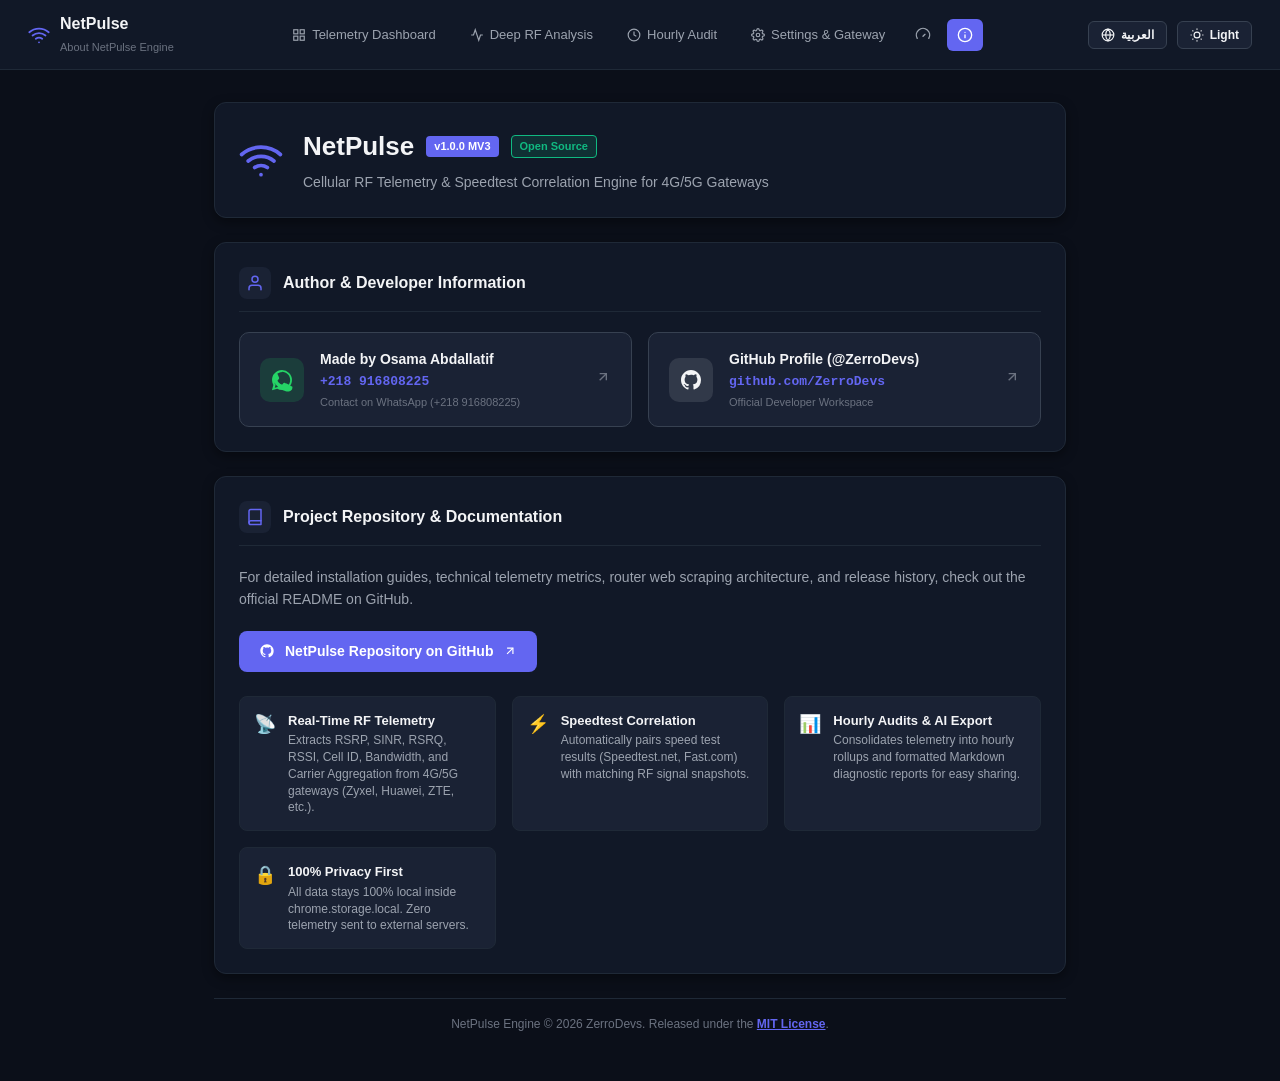
<file: about/about.html>
<!DOCTYPE html>
<html lang="en" dir="ltr" data-theme="dark">
<head>
  <meta charset="UTF-8">
  <meta name="viewport" content="width=device-width, initial-scale=1.0">
  <title>NetPulse - About &amp; Developer Info</title>
  <link rel="stylesheet" href="about.css">
</head>
<body>
  <div class="app-layout">
    <!-- Top Navigation Bar -->
    <header class="topbar">
      <div class="topbar-left">
        <div class="topbar-brand">
          <svg class="brand-svg" viewBox="0 0 24 24" width="22" height="22" fill="none" stroke="#6366f1" stroke-width="2" stroke-linecap="round" stroke-linejoin="round">
            <path d="M5 12.55a11 11 0 0 1 14.08 0"></path>
            <path d="M1.42 9a16 16 0 0 1 21.16 0"></path>
            <path d="M8.53 16.11a6 6 0 0 1 6.95 0"></path>
            <line x1="12" y1="20" x2="12.01" y2="20"></line>
          </svg>
          <div class="brand-text">
            <span class="brand-title" data-i18n="brand_name">NetPulse</span>
            <span class="brand-sub" data-i18n="about_title">About NetPulse Engine</span>
          </div>
        </div>
      </div>

      <!-- Navigation Links -->
      <nav class="topbar-nav">
        <a href="../dashboard/dashboard.html" class="nav-link">
          <svg viewBox="0 0 24 24" width="14" height="14" fill="none" stroke="currentColor" stroke-width="2">
            <rect x="3" y="3" width="7" height="7"></rect>
            <rect x="14" y="3" width="7" height="7"></rect>
            <rect x="14" y="14" width="7" height="7"></rect>
            <rect x="3" y="14" width="7" height="7"></rect>
          </svg>
          <span data-i18n="nav_dashboard">Telemetry Dashboard</span>
        </a>
        <a href="../analysis/analysis.html" class="nav-link">
          <svg viewBox="0 0 24 24" width="14" height="14" fill="none" stroke="currentColor" stroke-width="2">
            <polyline points="22 12 18 12 15 21 9 3 6 12 2 12"></polyline>
          </svg>
          <span data-i18n="nav_analysis">Deep RF Analysis</span>
        </a>
        <a href="../history/history.html" class="nav-link">
          <svg viewBox="0 0 24 24" width="14" height="14" fill="none" stroke="currentColor" stroke-width="2">
            <circle cx="12" cy="12" r="10"></circle>
            <polyline points="12 6 12 12 16 14"></polyline>
          </svg>
          <span data-i18n="nav_history">Hourly Audit</span>
        </a>
        <a href="../options/options.html" class="nav-link">
          <svg viewBox="0 0 24 24" width="14" height="14" fill="none" stroke="currentColor" stroke-width="2">
            <circle cx="12" cy="12" r="3"></circle>
            <path d="M19.4 15a1.65 1.65 0 0 0 .33 1.82l.06.06a2 2 0 0 1 0 2.83 2 2 0 0 1-2.83 0l-.06-.06a1.65 1.65 0 0 0-1.82-.33 1.65 1.65 0 0 0-1 1.51V21a2 2 0 0 1-2 2 2 2 0 0 1-2-2v-.09A1.65 1.65 0 0 0 9 19.4a1.65 1.65 0 0 0-1.82.33l-.06.06a2 2 0 0 1-2.83 0 2 2 0 0 1 0-2.83l.06-.06a1.65 1.65 0 0 0 .33-1.82 1.65 1.65 0 0 0-1.51-1H3a2 2 0 0 1-2-2 2 2 0 0 1 2-2h.09A1.65 1.65 0 0 0 4.6 9a1.65 1.65 0 0 0-.33-1.82l-.06-.06a2 2 0 0 1 0-2.83 2 2 0 0 1 2.83 0l.06.06a1.65 1.65 0 0 0 1.82.33H9a1.65 1.65 0 0 0 1-1.51V3a2 2 0 0 1 2-2 2 2 0 0 1 2 2v.09a1.65 1.65 0 0 0 1 1.51 1.65 1.65 0 0 0 1.82-.33l.06-.06a2 2 0 0 1 2.83 0 2 2 0 0 1 0 2.83l-.06.06a1.65 1.65 0 0 0-.33 1.82V9a1.65 1.65 0 0 0 1.51 1H21a2 2 0 0 1 2 2 2 2 0 0 1-2 2h-.09a1.65 1.65 0 0 0-1.51 1z"></path>
          </svg>
          <span data-i18n="nav_options">Settings &amp; Gateway</span>
        </a>
        <a href="../speedtest/speedtest.html" class="nav-link nav-link-icon-only" title="NetPulse Mini Speedtest" data-i18n-title="nav_speedtest">
          <svg viewBox="0 0 24 24" width="16" height="16" fill="none" stroke="currentColor" stroke-width="2" stroke-linecap="round" stroke-linejoin="round">
            <path d="M12 14l3-3"></path>
            <path d="M3.34 17a10 10 0 1 1 17.32 0"></path>
          </svg>
        </a>
        <a href="about.html" class="nav-link nav-link-active nav-link-icon-only" title="About &amp; Developer Info" data-i18n-title="nav_about">
          <svg viewBox="0 0 24 24" width="16" height="16" fill="none" stroke="currentColor" stroke-width="2" stroke-linecap="round" stroke-linejoin="round">
            <circle cx="12" cy="12" r="10"></circle>
            <line x1="12" y1="16" x2="12" y2="12"></line>
            <line x1="12" y1="8" x2="12.01" y2="8"></line>
          </svg>
        </a>
      </nav>

      <div class="topbar-actions">
        <!-- Language Switcher -->
        <button id="btn-lang-toggle" class="btn-toggle-switch" type="button" title="Switch Language / تبديل اللغة">
          <svg viewBox="0 0 24 24" width="14" height="14" fill="none" stroke="currentColor" stroke-width="2">
            <circle cx="12" cy="12" r="10"></circle>
            <line x1="2" y1="12" x2="22" y2="12"></line>
            <path d="M12 2a15.3 15.3 0 0 1 4 10 15.3 15.3 0 0 1-4 10 15.3 15.3 0 0 1-4-10 15.3 15.3 0 0 1 4-10z"></path>
          </svg>
          <span id="lang-toggle-text">العربية</span>
        </button>

        <!-- Theme Toggle -->
        <button id="btn-theme-toggle" class="btn-toggle-switch" type="button" title="Toggle Dark/Light Mode">
          <svg id="theme-icon-sun" viewBox="0 0 24 24" width="14" height="14" fill="none" stroke="currentColor" stroke-width="2">
            <circle cx="12" cy="12" r="5"></circle>
            <line x1="12" y1="1" x2="12" y2="3"></line>
            <line x1="12" y1="21" x2="12.01" y2="23"></line>
            <line x1="4.22" y1="4.22" x2="5.64" y2="5.64"></line>
            <line x1="18.36" y1="18.36" x2="19.78" y2="19.78"></line>
            <line x1="1" y1="12" x2="3" y2="12"></line>
            <line x1="21" y1="12" x2="23" y2="12"></line>
            <line x1="4.22" y1="19.78" x2="5.64" y2="18.36"></line>
            <line x1="18.36" y1="5.64" x2="19.78" y2="4.22"></line>
          </svg>
          <span id="theme-label-text">Light</span>
        </button>
      </div>
    </header>

    <!-- Main Container -->
    <main class="main-content">
      <!-- Hero Header -->
      <div class="about-hero-card">
        <div class="hero-brand-badge">
          <svg class="hero-brand-svg" viewBox="0 0 24 24" width="44" height="44" fill="none" stroke="#6366f1" stroke-width="2" stroke-linecap="round" stroke-linejoin="round">
            <path d="M5 12.55a11 11 0 0 1 14.08 0"></path>
            <path d="M1.42 9a16 16 0 0 1 21.16 0"></path>
            <path d="M8.53 16.11a6 6 0 0 1 6.95 0"></path>
            <line x1="12" y1="20" x2="12.01" y2="20"></line>
          </svg>
          <div class="hero-titles">
            <div class="hero-title-row">
              <h1 class="hero-title" data-i18n="brand_name">NetPulse</h1>
              <span class="version-badge" data-i18n="about_version_badge">v1.0.0 MV3</span>
              <span class="status-badge" data-i18n="about_opensource_badge">Open Source</span>
            </div>
            <p class="hero-subtitle" data-i18n="about_subtitle">Cellular RF Telemetry &amp; Speedtest Correlation Engine for 4G/5G Gateways</p>
          </div>
        </div>
      </div>

      <!-- Author Card Section -->
      <section class="card author-card">
        <div class="card-header">
          <div class="card-header-icon icon-author">
            <svg viewBox="0 0 24 24" width="18" height="18" fill="none" stroke="currentColor" stroke-width="2" stroke-linecap="round" stroke-linejoin="round">
              <path d="M20 21v-2a4 4 0 0 0-4-4H8a4 4 0 0 0-4 4v2"></path>
              <circle cx="12" cy="7" r="4"></circle>
            </svg>
          </div>
          <h2 class="card-title" data-i18n="author_section_title">Author &amp; Developer Information</h2>
        </div>

        <div class="author-details-grid">
          <!-- Made by Osama Abdallatif (Clickable WhatsApp link) -->
          <a href="https://wa.me/218916808225" target="_blank" rel="noopener noreferrer" class="author-tile whatsapp-tile">
            <div class="tile-icon icon-wa">
              <!-- WhatsApp SVG Icon -->
              <svg viewBox="0 0 24 24" width="24" height="24" fill="currentColor">
                <path d="M12.012 2c-5.506 0-9.989 4.478-9.99 9.984 0 1.762.459 3.48 1.332 5.001l-1.416 5.169 5.291-1.387c1.472.802 3.13 1.224 4.78 1.225h.004c5.506 0 9.989-4.478 9.99-9.984 0-2.667-1.038-5.175-2.925-7.062a9.924 9.924 0 0 0-7.056-2.946zm0 1.834c4.498 0 8.156 3.657 8.157 8.154 0 2.181-.849 4.23-2.392 5.772a8.106 8.106 0 0 1-5.765 2.41h-.003c-1.393 0-2.766-.363-3.972-1.05l-.284-.163-2.951.773.787-2.873-.185-.294a8.125 8.125 0 0 1-1.246-4.397c0-4.497 3.659-8.154 8.154-8.154zm4.675 11.758c-.198-.1-.1.171-1.637-.591-.796-.39-1.378-.456-1.959.418-.582.873-.756 1.09-.931 1.09-.174 0-.38-.073-1.077-.374-1.258-.541-2.453-1.616-3.32-2.943-.377-.577-.101-.871.121-1.094.22-.22.488-.57.732-.855.244-.284.325-.487.487-.824.163-.337.082-.631-.041-.876-.123-.245-1.09-2.628-1.493-3.598-.393-.97-.792-.838-1.09-.853-.284-.015-.611-.015-.938-.015-.327 0-.858.123-1.307.612-.449.49-1.714 1.674-1.714 4.08 0 2.406 1.755 4.73 2.001 5.058.245.328 3.456 5.278 8.373 7.4 1.17.505 2.083.807 2.795 1.033 1.174.373 2.242.32 3.088.194.943-.141 2.898-1.185 3.307-2.328.409-1.144.409-2.124.286-2.328-.123-.205-.449-.328-.938-.573z"/>
              </svg>
            </div>
            <div class="tile-info">
              <span class="tile-label" data-i18n="author_made_by">Made by Osama Abdallatif</span>
              <span class="tile-value mono">+218 916808225</span>
              <span class="tile-sub" data-i18n="author_whatsapp">Contact on WhatsApp (+218 916808225)</span>
            </div>
            <div class="tile-action">
              <svg viewBox="0 0 24 24" width="16" height="16" fill="none" stroke="currentColor" stroke-width="2">
                <line x1="7" y1="17" x2="17" y2="7"></line>
                <polyline points="7 7 17 7 17 17"></polyline>
              </svg>
            </div>
          </a>

          <!-- GitHub Profile ZerroDevs -->
          <a href="https://github.com/ZerroDevs" target="_blank" rel="noopener noreferrer" class="author-tile github-tile">
            <div class="tile-icon icon-gh">
              <!-- GitHub SVG Icon -->
              <svg viewBox="0 0 24 24" width="24" height="24" fill="currentColor">
                <path fill-rule="evenodd" clip-rule="evenodd" d="M12 2C6.477 2 2 6.484 2 12.017c0 4.425 2.865 8.18 6.839 9.504.5.092.682-.217.682-.483 0-.237-.008-.868-.013-1.703-2.782.605-3.369-1.343-3.369-1.343-.454-1.158-1.11-1.466-1.11-1.466-.908-.62.069-.608.069-.608 1.003.07 1.53 1.032 1.53 1.032.892 1.53 2.341 1.088 2.91.832.092-.647.35-1.088.636-1.338-2.22-.253-4.555-1.113-4.555-4.951 0-1.093.39-1.988 1.029-2.688-.103-.253-.446-1.272.098-2.65 0 0 .84-.27 2.75 1.026A9.564 9.564 0 0112 6.844c.85.004 1.705.115 2.504.337 1.909-1.296 2.747-1.027 2.747-1.027.546 1.379.202 2.398.1 2.651.64.7 1.028 1.595 1.028 2.688 0 3.848-2.339 4.695-4.566 4.943.359.309.678.92.678 1.855 0 1.338-.012 2.419-.012 2.747 0 .268.18.58.688.482A10.019 10.019 0 0022 12.017C22 6.484 17.522 2 12 2z"/>
              </svg>
            </div>
            <div class="tile-info">
              <span class="tile-label" data-i18n="author_github">GitHub Profile (@ZerroDevs)</span>
              <span class="tile-value mono">github.com/ZerroDevs</span>
              <span class="tile-sub" data-i18n="author_github_sub">Official Developer Workspace</span>
            </div>
            <div class="tile-action">
              <svg viewBox="0 0 24 24" width="16" height="16" fill="none" stroke="currentColor" stroke-width="2">
                <line x1="7" y1="17" x2="17" y2="7"></line>
                <polyline points="7 7 17 7 17 17"></polyline>
              </svg>
            </div>
          </a>
        </div>
      </section>

      <!-- Repository & Extension Description Section -->
      <section class="card repo-card">
        <div class="card-header">
          <div class="card-header-icon icon-repo">
            <svg viewBox="0 0 24 24" width="18" height="18" fill="none" stroke="currentColor" stroke-width="2" stroke-linecap="round" stroke-linejoin="round">
              <path d="M4 19.5A2.5 2.5 0 0 1 6.5 17H20"></path>
              <path d="M6.5 2H20v20H6.5A2.5 2.5 0 0 1 4 19.5v-15A2.5 2.5 0 0 1 6.5 2z"></path>
            </svg>
          </div>
          <h2 class="card-title" data-i18n="repo_section_title">Project Repository &amp; Documentation</h2>
        </div>

        <p class="repo-desc" data-i18n="repo_readme_text">
          For detailed installation guides, technical telemetry metrics, router web scraping architecture, and release history, check out the official README on GitHub.
        </p>

        <!-- Clickable Repository Link Button -->
        <div class="repo-cta-row">
          <a href="https://github.com/ZerroDevs/NetPulse" target="_blank" rel="noopener noreferrer" class="btn btn-primary btn-repo">
            <svg viewBox="0 0 24 24" width="16" height="16" fill="currentColor">
              <path fill-rule="evenodd" clip-rule="evenodd" d="M12 2C6.477 2 2 6.484 2 12.017c0 4.425 2.865 8.18 6.839 9.504.5.092.682-.217.682-.483 0-.237-.008-.868-.013-1.703-2.782.605-3.369-1.343-3.369-1.343-.454-1.158-1.11-1.466-1.11-1.466-.908-.62.069-.608.069-.608 1.003.07 1.53 1.032 1.53 1.032.892 1.53 2.341 1.088 2.91.832.092-.647.35-1.088.636-1.338-2.22-.253-4.555-1.113-4.555-4.951 0-1.093.39-1.988 1.029-2.688-.103-.253-.446-1.272.098-2.65 0 0 .84-.27 2.75 1.026A9.564 9.564 0 0112 6.844c.85.004 1.705.115 2.504.337 1.909-1.296 2.747-1.027 2.747-1.027.546 1.379.202 2.398.1 2.651.64.7 1.028 1.595 1.028 2.688 0 3.848-2.339 4.695-4.566 4.943.359.309.678.92.678 1.855 0 1.338-.012 2.419-.012 2.747 0 .268.18.58.688.482A10.019 10.019 0 0022 12.017C22 6.484 17.522 2 12 2z"/>
            </svg>
            <span data-i18n="repo_link_label">NetPulse Repository on GitHub</span>
            <svg viewBox="0 0 24 24" width="14" height="14" fill="none" stroke="currentColor" stroke-width="2">
              <line x1="7" y1="17" x2="17" y2="7"></line>
              <polyline points="7 7 17 7 17 17"></polyline>
            </svg>
          </a>
        </div>

        <!-- Key Features List -->
        <div class="features-grid">
          <div class="feature-item">
            <span class="feature-icon">📡</span>
            <div class="feature-content">
              <strong data-i18n="feature_rf_title">Real-Time RF Telemetry</strong>
              <p data-i18n="feature_rf_desc">Extracts RSRP, SINR, RSRQ, RSSI, Cell ID, Bandwidth, and Carrier Aggregation from 4G/5G gateways (Zyxel, Huawei, ZTE, etc.).</p>
            </div>
          </div>

          <div class="feature-item">
            <span class="feature-icon">⚡</span>
            <div class="feature-content">
              <strong data-i18n="feature_speedtest_title">Speedtest Correlation</strong>
              <p data-i18n="feature_speedtest_desc">Automatically pairs speed test results (Speedtest.net, Fast.com) with matching RF signal snapshots.</p>
            </div>
          </div>

          <div class="feature-item">
            <span class="feature-icon">📊</span>
            <div class="feature-content">
              <strong data-i18n="feature_hourly_title">Hourly Audits &amp; AI Export</strong>
              <p data-i18n="feature_hourly_desc">Consolidates telemetry into hourly rollups and formatted Markdown diagnostic reports for easy sharing.</p>
            </div>
          </div>

          <div class="feature-item">
            <span class="feature-icon">🔒</span>
            <div class="feature-content">
              <strong data-i18n="feature_privacy_title">100% Privacy First</strong>
              <p data-i18n="feature_privacy_desc">All data stays 100% local inside chrome.storage.local. Zero telemetry sent to external servers.</p>
            </div>
          </div>
        </div>
      </section>

      <!-- Footer Info -->
      <footer class="about-footer">
        <p data-i18n="about_footer_license">NetPulse Engine &copy; 2026 ZerroDevs. Released under the <a href="https://github.com/ZerroDevs/NetPulse/blob/main/LICENSE" target="_blank" rel="noopener noreferrer" class="license-link">MIT License</a>.</p>
      </footer>
    </main>
  </div>

  <script src="../shared/i18n.js"></script>
  <script src="about.js"></script>
</body>
</html>
</file>
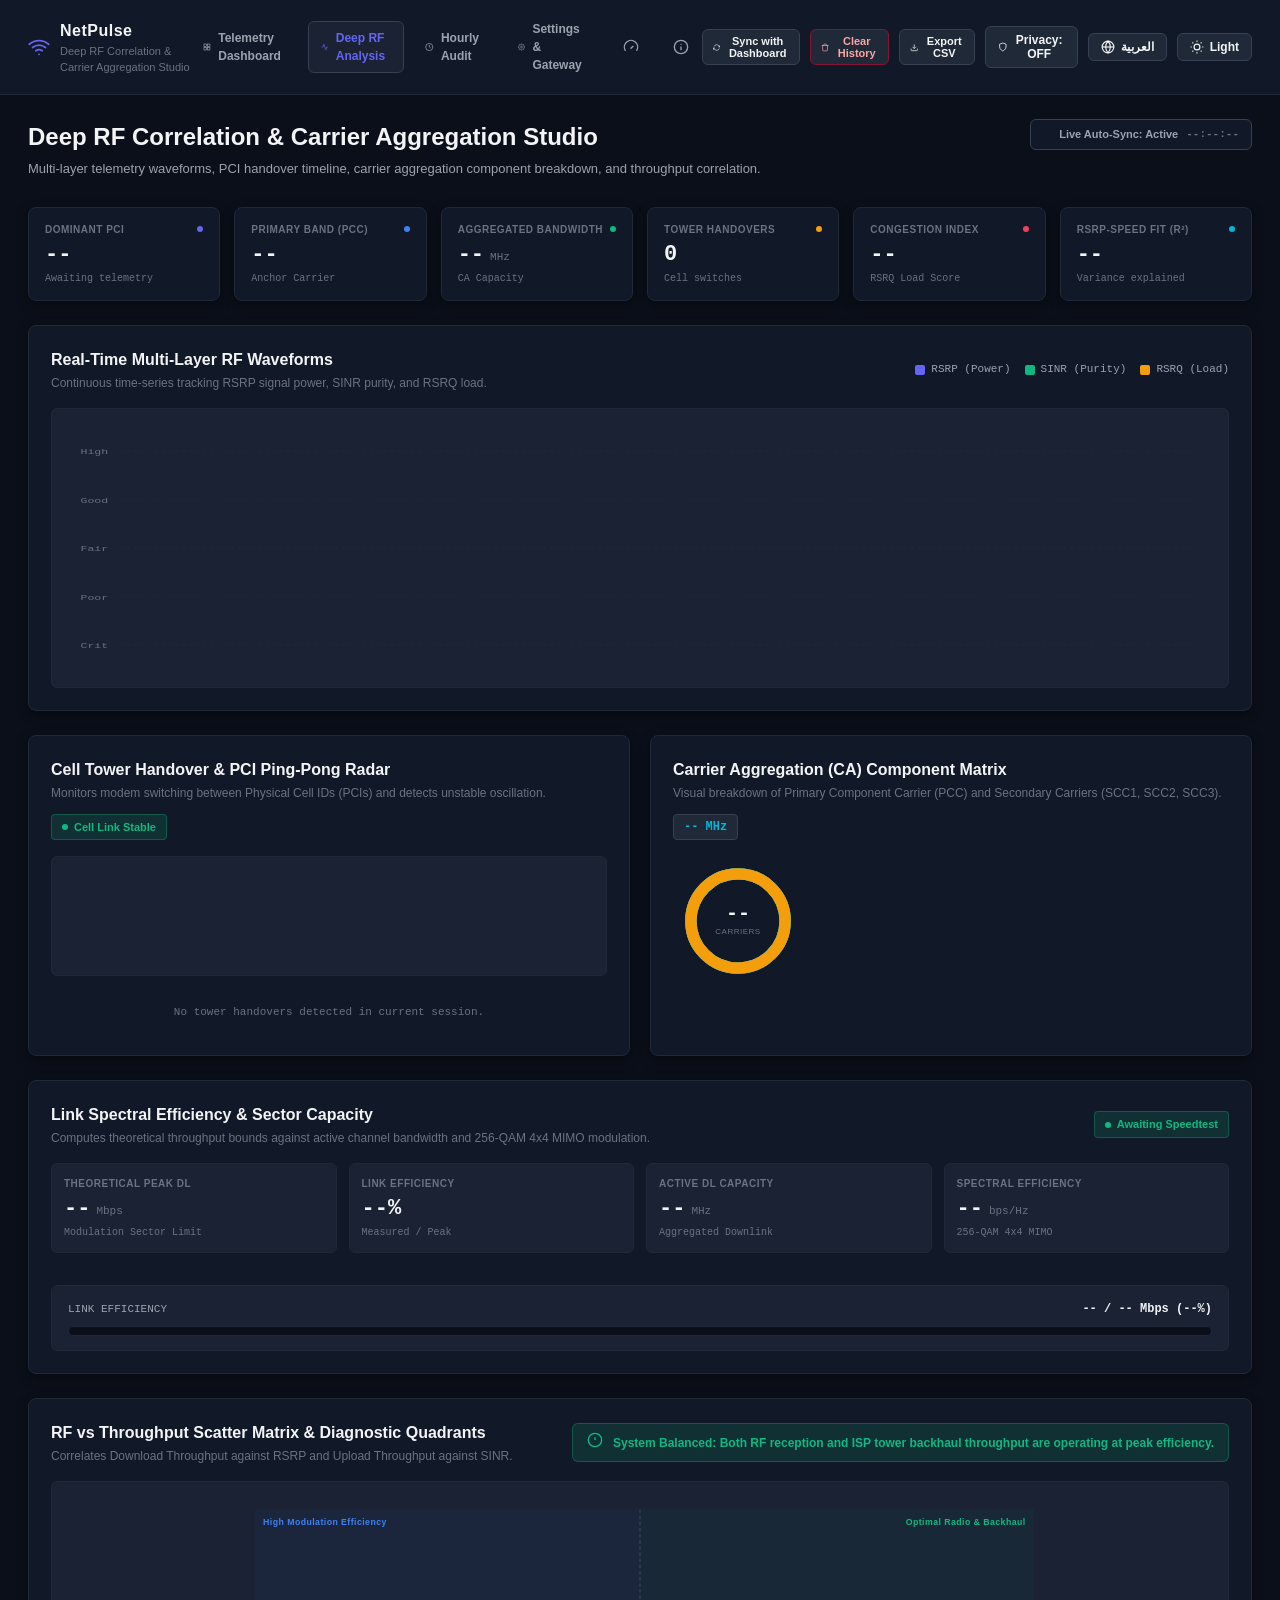
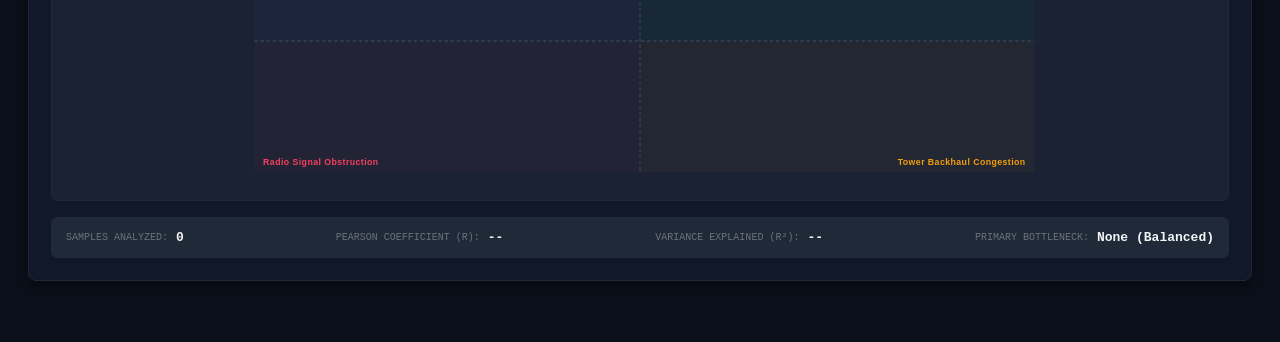
<file: analysis/analysis.html>
<!DOCTYPE html>
<html lang="en" dir="ltr" data-theme="dark">
<head>
  <meta charset="UTF-8">
  <meta name="viewport" content="width=device-width, initial-scale=1.0">
  <title>NetPulse - Deep RF Correlation &amp; Carrier Aggregation Studio</title>
  <link rel="stylesheet" href="analysis.css">
</head>
<body>
  <div class="app-layout">
    <!-- Top Navigation Bar -->
    <header class="topbar">
      <div class="topbar-left">
        <div class="topbar-brand">
          <svg class="brand-svg" viewBox="0 0 24 24" width="22" height="22" fill="none" stroke="#6366f1" stroke-width="2" stroke-linecap="round" stroke-linejoin="round">
            <path d="M5 12.55a11 11 0 0 1 14.08 0"></path>
            <path d="M1.42 9a16 16 0 0 1 21.16 0"></path>
            <path d="M8.53 16.11a6 6 0 0 1 6.95 0"></path>
            <line x1="12" y1="20" x2="12.01" y2="20"></line>
          </svg>
          <div class="brand-text">
            <span class="brand-title" data-i18n="brand_name">NetPulse</span>
            <span class="brand-sub" data-i18n="analysis_title">Deep RF Correlation &amp; Carrier Aggregation Studio</span>
          </div>
        </div>
      </div>

      <!-- Navigation Links -->
      <nav class="topbar-nav">
        <a href="../dashboard/dashboard.html" class="nav-link">
          <svg viewBox="0 0 24 24" width="14" height="14" fill="none" stroke="currentColor" stroke-width="2">
            <rect x="3" y="3" width="7" height="7"></rect>
            <rect x="14" y="3" width="7" height="7"></rect>
            <rect x="14" y="14" width="7" height="7"></rect>
            <rect x="3" y="14" width="7" height="7"></rect>
          </svg>
          <span data-i18n="nav_dashboard">Telemetry Dashboard</span>
        </a>
        <a href="analysis.html" class="nav-link nav-link-active">
          <svg viewBox="0 0 24 24" width="14" height="14" fill="none" stroke="currentColor" stroke-width="2">
            <polyline points="22 12 18 12 15 21 9 3 6 12 2 12"></polyline>
          </svg>
          <span data-i18n="nav_analysis">Deep RF Analysis</span>
        </a>
        <a href="../history/history.html" class="nav-link">
          <svg viewBox="0 0 24 24" width="14" height="14" fill="none" stroke="currentColor" stroke-width="2">
            <circle cx="12" cy="12" r="10"></circle>
            <polyline points="12 6 12 12 16 14"></polyline>
          </svg>
          <span data-i18n="nav_history">Hourly Audit</span>
        </a>
        <a href="../options/options.html" class="nav-link">
          <svg viewBox="0 0 24 24" width="14" height="14" fill="none" stroke="currentColor" stroke-width="2">
            <circle cx="12" cy="12" r="3"></circle>
            <path d="M19.4 15a1.65 1.65 0 0 0 .33 1.82l.06.06a2 2 0 0 1 0 2.83 2 2 0 0 1-2.83 0l-.06-.06a1.65 1.65 0 0 0-1.82-.33 1.65 1.65 0 0 0-1 1.51V21a2 2 0 0 1-2 2 2 2 0 0 1-2-2v-.09A1.65 1.65 0 0 0 9 19.4a1.65 1.65 0 0 0-1.82.33l-.06.06a2 2 0 0 1-2.83 0 2 2 0 0 1 0-2.83l.06-.06a1.65 1.65 0 0 0 .33-1.82 1.65 1.65 0 0 0-1.51-1H3a2 2 0 0 1-2-2 2 2 0 0 1 2-2h.09A1.65 1.65 0 0 0 4.6 9a1.65 1.65 0 0 0-.33-1.82l-.06-.06a2 2 0 0 1 0-2.83 2 2 0 0 1 2.83 0l.06.06a1.65 1.65 0 0 0 1.82.33H9a1.65 1.65 0 0 0 1-1.51V3a2 2 0 0 1 2-2 2 2 0 0 1 2 2v.09a1.65 1.65 0 0 0 1 1.51 1.65 1.65 0 0 0 1.82-.33l.06-.06a2 2 0 0 1 2.83 0 2 2 0 0 1 0 2.83l-.06.06a1.65 1.65 0 0 0-.33 1.82V9a1.65 1.65 0 0 0 1.51 1H21a2 2 0 0 1 2 2 2 2 0 0 1-2 2h-.09a1.65 1.65 0 0 0-1.51 1z"></path>
          </svg>
          <span data-i18n="nav_options">Settings &amp; Gateway</span>
        </a>
        <a href="../speedtest/speedtest.html" class="nav-link nav-link-icon-only" title="NetPulse Mini Speedtest" data-i18n-title="nav_speedtest">
          <svg viewBox="0 0 24 24" width="16" height="16" fill="none" stroke="currentColor" stroke-width="2" stroke-linecap="round" stroke-linejoin="round">
            <path d="M12 14l3-3"></path>
            <path d="M3.34 17a10 10 0 1 1 17.32 0"></path>
          </svg>
        </a>
        <a href="../about/about.html" class="nav-link nav-link-icon-only" title="About &amp; Developer Info" data-i18n-title="nav_about">
          <svg viewBox="0 0 24 24" width="16" height="16" fill="none" stroke="currentColor" stroke-width="2" stroke-linecap="round" stroke-linejoin="round">
            <circle cx="12" cy="12" r="10"></circle>
            <line x1="12" y1="16" x2="12" y2="12"></line>
            <line x1="12" y1="8" x2="12.01" y2="8"></line>
          </svg>
        </a>
      </nav>

      <div class="topbar-actions">
        <!-- Sync / Get Info from Dashboard Button -->
        <button id="btn-sync-telemetry" class="btn btn-secondary btn-sm" type="button" title="Get and sync live metrics from Dashboard and Router">
          <svg viewBox="0 0 24 24" width="13" height="13" fill="none" stroke="currentColor" stroke-width="2">
            <polyline points="23 4 23 10 17 10"></polyline>
            <polyline points="1 20 1 14 7 14"></polyline>
            <path d="M3.51 9a9 9 0 0 1 14.85-3.36L23 10M1 14l4.64 4.36A9 9 0 0 0 20.49 15"></path>
          </svg>
          <span id="btn-sync-label" data-i18n="btn_sync_telemetry">Sync with Dashboard</span>
        </button>

        <!-- Clear Analysis History Button -->
        <button id="btn-clear-analysis" class="btn btn-danger btn-sm" type="button" title="Clear all historical telemetry records">
          <svg viewBox="0 0 24 24" width="13" height="13" fill="none" stroke="currentColor" stroke-width="2" stroke-linecap="round" stroke-linejoin="round">
            <polyline points="3 6 5 6 21 6"></polyline>
            <path d="M19 6v14a2 2 0 0 1-2 2H7a2 2 0 0 1-2-2V6m3 0V4a2 2 0 0 1 2-2h4a2 2 0 0 1 2 2v2"></path>
          </svg>
          <span data-i18n="btn_clear_analysis">Clear History</span>
        </button>

        <!-- Export CSV Audit -->
        <button id="btn-export-audit" class="btn btn-secondary btn-sm" type="button" title="Export full analytical telemetry to CSV">
          <svg viewBox="0 0 24 24" width="13" height="13" fill="none" stroke="currentColor" stroke-width="2">
            <path d="M21 15v4a2 2 0 0 1-2 2H5a2 2 0 0 1-2-2v-4"></path>
            <polyline points="7 10 12 15 17 10"></polyline>
            <line x1="12" y1="15" x2="12" y2="3"></line>
          </svg>
          <span data-i18n="btn_export_analysis">Export CSV</span>
        </button>

        <!-- Privacy Mode Toggle -->
        <button id="btn-privacy-toggle" class="btn-toggle-switch" type="button" title="Toggle Privacy &amp; Sharing Mode (Redact Sensitive Tower/IP Data)" data-i18n-title="privacy_mode_toggle">
          <svg viewBox="0 0 24 24" width="14" height="14" fill="none" stroke="currentColor" stroke-width="2">
            <path d="M12 22s8-4 8-10V5l-8-3-8 3v7c0 6 8 10 8 10z"></path>
          </svg>
          <span id="privacy-toggle-text">Privacy: OFF</span>
        </button>

        <!-- Language Switcher -->
        <button id="btn-lang-toggle" class="btn-toggle-switch" type="button" title="Switch Language / تبديل اللغة">
          <svg viewBox="0 0 24 24" width="14" height="14" fill="none" stroke="currentColor" stroke-width="2">
            <circle cx="12" cy="12" r="10"></circle>
            <line x1="2" y1="12" x2="22" y2="12"></line>
            <path d="M12 2a15.3 15.3 0 0 1 4 10 15.3 15.3 0 0 1-4 10 15.3 15.3 0 0 1-4-10 15.3 15.3 0 0 1 4-10z"></path>
          </svg>
          <span id="lang-toggle-text">العربية</span>
        </button>

        <!-- Theme Toggle -->
        <button id="btn-theme-toggle" class="btn-toggle-switch" type="button" title="Toggle Dark/Light Mode">
          <svg id="theme-icon-sun" viewBox="0 0 24 24" width="14" height="14" fill="none" stroke="currentColor" stroke-width="2">
            <circle cx="12" cy="12" r="5"></circle>
            <line x1="12" y1="1" x2="12" y2="3"></line>
            <line x1="12" y1="21" x2="12" y2="23"></line>
            <line x1="4.22" y1="4.22" x2="5.64" y2="5.64"></line>
            <line x1="18.36" y1="18.36" x2="19.78" y2="19.78"></line>
            <line x1="1" y1="12" x2="3" y2="12"></line>
            <line x1="21" y1="12" x2="23" y2="12"></line>
            <line x1="4.22" y1="19.78" x2="5.64" y2="18.36"></line>
            <line x1="18.36" y1="5.64" x2="19.78" y2="4.22"></line>
          </svg>
          <span id="theme-label-text">Light</span>
        </button>
      </div>
    </header>

    <!-- Main Analysis Container -->
    <main class="analysis-container">
      <div class="page-header-block">
        <div class="page-header-left">
          <h1 class="page-title" data-i18n="analysis_title">Deep RF Correlation &amp; Carrier Aggregation Studio</h1>
          <p class="page-subtitle" data-i18n="analysis_subtitle">Multi-layer telemetry waveforms, PCI handover timeline, carrier aggregation component breakdown, and throughput correlation.</p>
        </div>
        <div class="page-header-right">
          <div class="live-sync-indicator" title="Continuously syncs live telemetry from Dashboard and active router sessions">
            <span class="live-pulse-dot"></span>
            <span>Live Auto-Sync: Active</span>
            <span id="analysis-sync-time" class="sync-time mono">--:--:--</span>
          </div>
        </div>
      </div>

      <!-- Top KPI Overview Strip -->
      <section class="kpi-strip">
        <div class="kpi-card">
          <div class="kpi-header">
            <span class="kpi-label" data-i18n="kpi_dominant_pci">DOMINANT PCI</span>
            <span class="kpi-dot dot-indigo"></span>
          </div>
          <div class="kpi-value-row">
            <span id="kpi-dominant-pci" class="kpi-number mono">--</span>
          </div>
          <span id="kpi-dominant-pci-sub" class="kpi-sub mono">Awaiting telemetry</span>
        </div>

        <div class="kpi-card">
          <div class="kpi-header">
            <span class="kpi-label" data-i18n="kpi_pcc_band">PRIMARY BAND (PCC)</span>
            <span class="kpi-dot dot-blue"></span>
          </div>
          <div class="kpi-value-row">
            <span id="kpi-pcc-band" class="kpi-number mono">--</span>
          </div>
          <span id="kpi-pcc-band-sub" class="kpi-sub mono">Anchor Carrier</span>
        </div>

        <div class="kpi-card">
          <div class="kpi-header">
            <span class="kpi-label" data-i18n="kpi_agg_bandwidth">AGGREGATED BANDWIDTH</span>
            <span class="kpi-dot dot-emerald"></span>
          </div>
          <div class="kpi-value-row">
            <span id="kpi-agg-bw" class="kpi-number mono">--</span>
            <span class="kpi-unit mono">MHz</span>
          </div>
          <span id="kpi-agg-bw-sub" class="kpi-sub mono">CA Capacity</span>
        </div>

        <div class="kpi-card">
          <div class="kpi-header">
            <span class="kpi-label" data-i18n="kpi_handover_count">TOWER HANDOVERS</span>
            <span class="kpi-dot dot-amber"></span>
          </div>
          <div class="kpi-value-row">
            <span id="kpi-handover-count" class="kpi-number mono">0</span>
          </div>
          <span id="kpi-handover-sub" class="kpi-sub mono">Cell switches</span>
        </div>

        <div class="kpi-card">
          <div class="kpi-header">
            <span class="kpi-label" data-i18n="kpi_congestion_prob">CONGESTION INDEX</span>
            <span class="kpi-dot dot-rose"></span>
          </div>
          <div class="kpi-value-row">
            <span id="kpi-congestion-val" class="kpi-number mono">--</span>
          </div>
          <span id="kpi-congestion-sub" class="kpi-sub mono">RSRQ Load Score</span>
        </div>

        <div class="kpi-card">
          <div class="kpi-header">
            <span class="kpi-label" data-i18n="kpi_correlation_r2">RSRP-SPEED FIT (R²)</span>
            <span class="kpi-dot dot-cyan"></span>
          </div>
          <div class="kpi-value-row">
            <span id="kpi-r2-val" class="kpi-number mono">--</span>
          </div>
          <span id="kpi-r2-sub" class="kpi-sub mono">Variance explained</span>
        </div>
      </section>

      <!-- Grid Row 1: Real-Time Multi-Layer RF Waveforms -->
      <section class="analysis-card">
        <div class="card-header-between">
          <div class="header-text-group">
            <h2 class="card-title" data-i18n="chart_rf_waveform_title">Real-Time Multi-Layer RF Waveforms</h2>
            <p class="card-desc" data-i18n="chart_rf_waveform_desc">Continuous time-series tracking RSRP signal power, SINR purity, and RSRQ load.</p>
          </div>
          <!-- Legend -->
          <div class="chart-legend">
            <div class="legend-item">
              <span class="legend-box box-indigo"></span>
              <span class="legend-text mono" data-i18n="legend_rsrp">RSRP (Power)</span>
            </div>
            <div class="legend-item">
              <span class="legend-box box-emerald"></span>
              <span class="legend-text mono" data-i18n="legend_sinr">SINR (Purity)</span>
            </div>
            <div class="legend-item">
              <span class="legend-box box-amber"></span>
              <span class="legend-text mono" data-i18n="legend_rsrq">RSRQ (Load)</span>
            </div>
          </div>
        </div>

        <!-- SVG Waveform Chart Canvas -->
        <div class="waveform-chart-container">
          <svg id="svg-waveform" class="chart-svg" viewBox="0 0 1000 320" preserveAspectRatio="none">
            <!-- Grid Lines -->
            <line x1="50" y1="40" x2="980" y2="40" class="svg-grid-line"></line>
            <line x1="50" y1="100" x2="980" y2="100" class="svg-grid-line"></line>
            <line x1="50" y1="160" x2="980" y2="160" class="svg-grid-line"></line>
            <line x1="50" y1="220" x2="980" y2="220" class="svg-grid-line"></line>
            <line x1="50" y1="280" x2="980" y2="280" class="svg-grid-line"></line>

            <!-- Y-Axis Scale Labels -->
            <text x="40" y="44" class="svg-scale-text mono" text-anchor="end">High</text>
            <text x="40" y="104" class="svg-scale-text mono" text-anchor="end">Good</text>
            <text x="40" y="164" class="svg-scale-text mono" text-anchor="end">Fair</text>
            <text x="40" y="224" class="svg-scale-text mono" text-anchor="end">Poor</text>
            <text x="40" y="284" class="svg-scale-text mono" text-anchor="end">Crit</text>

            <!-- Waveform Paths -->
            <path id="path-rsrp" class="svg-path-rsrp" d=""></path>
            <path id="path-sinr" class="svg-path-sinr" d=""></path>
            <path id="path-rsrq" class="svg-path-rsrq" d=""></path>

            <!-- Data Point Nodes -->
            <g id="group-waveform-nodes"></g>
          </svg>
        </div>
      </section>

      <!-- Grid Row 2: Two Columns (Handover Radar + CA Matrix) -->
      <div class="two-col-grid">
        <!-- Widget 2: Cell Tower Handover & PCI Ping-Pong Radar -->
        <section class="analysis-card">
          <div class="card-header-between">
            <div>
              <h2 class="card-title" data-i18n="chart_handover_title">Cell Tower Handover &amp; PCI Ping-Pong Radar</h2>
              <p class="card-desc" data-i18n="chart_handover_desc">Monitors modem switching between Physical Cell IDs (PCIs) and detects unstable oscillation.</p>
            </div>
            <div id="badge-handover-status" class="status-badge badge-emerald">
              <span class="badge-dot"></span>
              <span id="badge-handover-text" data-i18n="badge_tower_stable">Cell Link Stable</span>
            </div>
          </div>

          <!-- Handover Timeline Display -->
          <div class="handover-timeline-container">
            <svg id="svg-handover-timeline" class="chart-svg" viewBox="0 0 460 180">
              <!-- Baseline -->
              <line x1="40" y1="90" x2="440" y2="90" class="svg-grid-line"></line>
              <g id="group-handover-nodes"></g>
            </svg>
          </div>

          <!-- PCI Switching History Table -->
          <div class="handover-log-list" id="handover-log-list">
            <div class="log-empty-sub mono" data-i18n="no_signal_telemetry">No tower handovers detected in current session.</div>
          </div>
        </section>

        <!-- Widget 3: Carrier Aggregation (CA) Component Matrix -->
        <section class="analysis-card">
          <div class="card-header-between">
            <div>
              <h2 class="card-title" data-i18n="chart_ca_title">Carrier Aggregation (CA) Component Matrix</h2>
              <p class="card-desc" data-i18n="chart_ca_desc">Visual breakdown of Primary Component Carrier (PCC) and Secondary Carriers (SCC1, SCC2, SCC3).</p>
            </div>
            <div class="ca-total-badge mono">
              <span id="ca-total-badge-val">--</span> MHz
            </div>
          </div>

          <!-- Carrier Aggregation Visualization -->
          <div class="ca-matrix-container">
            <!-- Donut / Arc SVG -->
            <div class="ca-donut-wrapper">
              <svg id="svg-ca-donut" viewBox="0 0 160 160" width="130" height="130">
                <circle cx="80" cy="80" r="58" class="ca-donut-bg"></circle>
                <circle id="ca-arc-pcc" cx="80" cy="80" r="58" class="ca-arc arc-pcc"></circle>
                <circle id="ca-arc-scc1" cx="80" cy="80" r="58" class="ca-arc arc-scc1"></circle>
                <circle id="ca-arc-scc2" cx="80" cy="80" r="58" class="ca-arc arc-scc2"></circle>
                <circle id="ca-arc-scc3" cx="80" cy="80" r="58" class="ca-arc arc-scc3"></circle>
              </svg>
              <div class="ca-donut-center">
                <span id="ca-center-count" class="ca-center-num mono">--</span>
                <span class="ca-center-lbl">CARRIERS</span>
              </div>
            </div>

            <!-- Carrier Bars List -->
            <div id="ca-carriers-list" class="ca-carriers-list">
              <!-- Populated via analysis.js -->
            </div>
          </div>
        </section>
      </div>

      <!-- Feature 2: Link Spectral Efficiency & Theoretical Capacity Engine -->
      <section class="analysis-card">
        <div class="card-header-between">
          <div>
            <h2 class="card-title" data-i18n="spectral_efficiency_title">Link Spectral Efficiency &amp; Sector Capacity</h2>
            <p class="card-desc" data-i18n="spectral_efficiency_desc">Computes theoretical throughput bounds against active channel bandwidth and 256-QAM 4x4 MIMO modulation.</p>
          </div>
          <div id="badge-efficiency-status" class="status-badge badge-emerald">
            <span class="badge-dot"></span>
            <span id="badge-efficiency-text" data-i18n="efficiency_unknown">Awaiting Speedtest</span>
          </div>
        </div>

        <div class="eff-grid">
          <div class="eff-stat-card">
            <span class="kpi-label" data-i18n="theoretical_peak_dl">THEORETICAL PEAK DL</span>
            <div class="kpi-value-row">
              <span id="kpi-theo-peak-dl" class="kpi-number mono">--</span>
              <span class="kpi-unit mono">Mbps</span>
            </div>
            <span class="kpi-sub mono">Modulation Sector Limit</span>
          </div>

          <div class="eff-stat-card">
            <span class="kpi-label" data-i18n="link_efficiency_pct">LINK EFFICIENCY</span>
            <div class="kpi-value-row">
              <span id="kpi-link-eff-pct" class="kpi-number mono">--%</span>
            </div>
            <span id="kpi-link-eff-sub" class="kpi-sub mono">Measured / Peak</span>
          </div>

          <div class="eff-stat-card">
            <span class="kpi-label" data-i18n="active_dl_capacity">ACTIVE DL CAPACITY</span>
            <div class="kpi-value-row">
              <span id="kpi-eff-bw" class="kpi-number mono">--</span>
              <span class="kpi-unit mono">MHz</span>
            </div>
            <span id="kpi-eff-bw-sub" class="kpi-sub mono">Aggregated Downlink</span>
          </div>

          <div class="eff-stat-card">
            <span class="kpi-label" data-i18n="spectral_modulation">SPECTRAL EFFICIENCY</span>
            <div class="kpi-value-row">
              <span id="kpi-eff-bps" class="kpi-number mono">--</span>
              <span class="kpi-unit mono">bps/Hz</span>
            </div>
            <span id="kpi-eff-bps-sub" class="kpi-sub mono">256-QAM 4x4 MIMO</span>
          </div>
        </div>

        <!-- Meter bar -->
        <div class="eff-meter-box">
          <div class="eff-meter-header">
            <span class="mono" style="font-size: 11px; color: var(--text-secondary);" data-i18n="link_efficiency_pct">LINK EFFICIENCY</span>
            <span id="eff-meter-label" class="mono" style="font-size: 12px; font-weight: 700; color: var(--text-primary);">-- / -- Mbps (--%)</span>
          </div>
          <div class="eff-meter-track">
            <div id="eff-meter-fill" class="eff-meter-fill"></div>
          </div>
        </div>
      </section>

      <!-- Grid Row 3: RF vs Throughput Scatter Matrix & Diagnostic Quadrants -->
      <section class="analysis-card">
        <div class="card-header-between">
          <div>
            <h2 class="card-title" data-i18n="chart_scatter_title">RF vs Throughput Scatter Matrix &amp; Diagnostic Quadrants</h2>
            <p class="card-desc" data-i18n="chart_scatter_desc">Correlates Download Throughput against RSRP and Upload Throughput against SINR.</p>
          </div>
          <!-- Diagnostic Diagnosis Alert Box -->
          <div id="diagnostic-diagnosis-box" class="diagnostic-banner banner-emerald">
            <span class="diag-icon">
              <svg viewBox="0 0 24 24" width="16" height="16" fill="none" stroke="currentColor" stroke-width="2">
                <circle cx="12" cy="12" r="10"></circle>
                <line x1="12" y1="8" x2="12" y2="12"></line>
                <line x1="12" y1="16" x2="12.01" y2="16"></line>
              </svg>
            </span>
            <span id="diagnostic-diagnosis-text" data-i18n="diag_optimal_state">System Balanced: Both RF reception and ISP tower backhaul throughput are operating at peak efficiency.</span>
          </div>
        </div>

        <!-- Scatter Plot Canvas -->
        <div class="scatter-chart-container">
          <svg id="svg-scatter" class="chart-svg" viewBox="0 0 980 340">
            <!-- Quadrant Background Zones -->
            <!-- Q1: Top-Right (High RF, High Speed) -> Optimal -->
            <rect x="490" y="20" width="450" height="150" class="zone-optimal"></rect>
            <!-- Q2: Bottom-Right (High RF, Low Speed) -> Congestion -->
            <rect x="490" y="170" width="450" height="150" class="zone-congestion"></rect>
            <!-- Q3: Bottom-Left (Low RF, Low Speed) -> Obstruction -->
            <rect x="50" y="170" width="440" height="150" class="zone-obstruction"></rect>
            <!-- Q4: Top-Left (Low RF, Mod Speed) -> Efficiency -->
            <rect x="50" y="20" width="440" height="150" class="zone-efficient"></rect>

            <!-- Crosshair Dividing Axes -->
            <line x1="490" y1="20" x2="490" y2="320" class="svg-axis-crosshair"></line>
            <line x1="50" y1="170" x2="940" y2="170" class="svg-axis-crosshair"></line>

            <!-- Quadrant Labels -->
            <text x="930" y="38" class="quadrant-tag tag-optimal" text-anchor="end" data-i18n="quadrant_optimal">Optimal Radio &amp; Backhaul</text>
            <text x="930" y="312" class="quadrant-tag tag-congestion" text-anchor="end" data-i18n="quadrant_congestion">Tower Backhaul Congestion</text>
            <text x="60" y="312" class="quadrant-tag tag-obstruction" text-anchor="start" data-i18n="quadrant_obstruction">Radio Signal Obstruction</text>
            <text x="60" y="38" class="quadrant-tag tag-efficient" text-anchor="start" data-i18n="quadrant_efficient">High Modulation Efficiency</text>

            <!-- Scatter Data Points -->
            <g id="group-scatter-points"></g>
          </svg>
        </div>

        <!-- Scatter Metrics Footer -->
        <div class="scatter-footer-strip">
          <div class="scatter-stat">
            <span class="scatter-stat-lbl mono">SAMPLES ANALYZED:</span>
            <span id="stat-sample-count" class="scatter-stat-val mono">0</span>
          </div>
          <div class="scatter-stat">
            <span class="scatter-stat-lbl mono">PEARSON COEFFICIENT (R):</span>
            <span id="stat-pearson-r" class="scatter-stat-val mono">--</span>
          </div>
          <div class="scatter-stat">
            <span class="scatter-stat-lbl mono">VARIANCE EXPLAINED (R²):</span>
            <span id="stat-variance-r2" class="scatter-stat-val mono">--</span>
          </div>
          <div class="scatter-stat">
            <span class="scatter-stat-lbl mono">PRIMARY BOTTLENECK:</span>
            <span id="stat-primary-bottleneck" class="scatter-stat-val mono">None (Balanced)</span>
          </div>
        </div>
      </section>
    </main>
  </div>

  <!-- Interactive "Clear History" Confirmation Modal -->
  <div id="modal-clear-overlay" class="modal-overlay" tabindex="-1" role="dialog" aria-modal="true">
    <div class="modal-card" id="modal-clear-card">
      <div class="modal-header-row">
        <div class="modal-icon-badge">
          <svg viewBox="0 0 24 24" width="20" height="20" fill="none" stroke="#f43f5e" stroke-width="2" stroke-linecap="round" stroke-linejoin="round">
            <path d="M10.29 3.86L1.82 18a2 2 0 0 0 1.71 3h16.94a2 2 0 0 0 1.71-3L13.71 3.86a2 2 0 0 0-3.42 0z"></path>
            <line x1="12" y1="9" x2="12" y2="13"></line>
            <line x1="12" y1="17" x2="12.01" y2="17"></line>
          </svg>
        </div>
        <h3 class="modal-title" data-i18n="modal_clear_analysis_title">Clear Analytical History</h3>
      </div>
      <p class="modal-body-text" data-i18n="modal_clear_analysis_message">
        Are you sure you want to permanently clear all historical RF waveforms, handover records, and throughput correlation logs? This action cannot be undone.
      </p>
      <div class="modal-actions">
        <button id="btn-modal-cancel" class="modal-btn-cancel" type="button" data-i18n="modal_btn_cancel">Cancel</button>
        <button id="btn-modal-confirm" class="modal-btn-confirm" type="button" data-i18n="modal_btn_confirm">Confirm Delete</button>
      </div>
    </div>
  </div>

  <!-- Toast Notification Feedback Banner -->
  <div id="toast-banner" class="toast-banner" role="status" aria-live="polite">
    <svg viewBox="0 0 24 24" width="16" height="16" fill="none" stroke="#10b981" stroke-width="2" stroke-linecap="round" stroke-linejoin="round">
      <polyline points="20 6 9 17 4 12"></polyline>
    </svg>
    <span id="toast-message">Telemetry successfully synced with Dashboard.</span>
  </div>

  <script src="../shared/evaluator.js"></script>
  <script src="../shared/i18n.js"></script>
  <script src="analysis.js"></script>
</body>
</html>
</file>
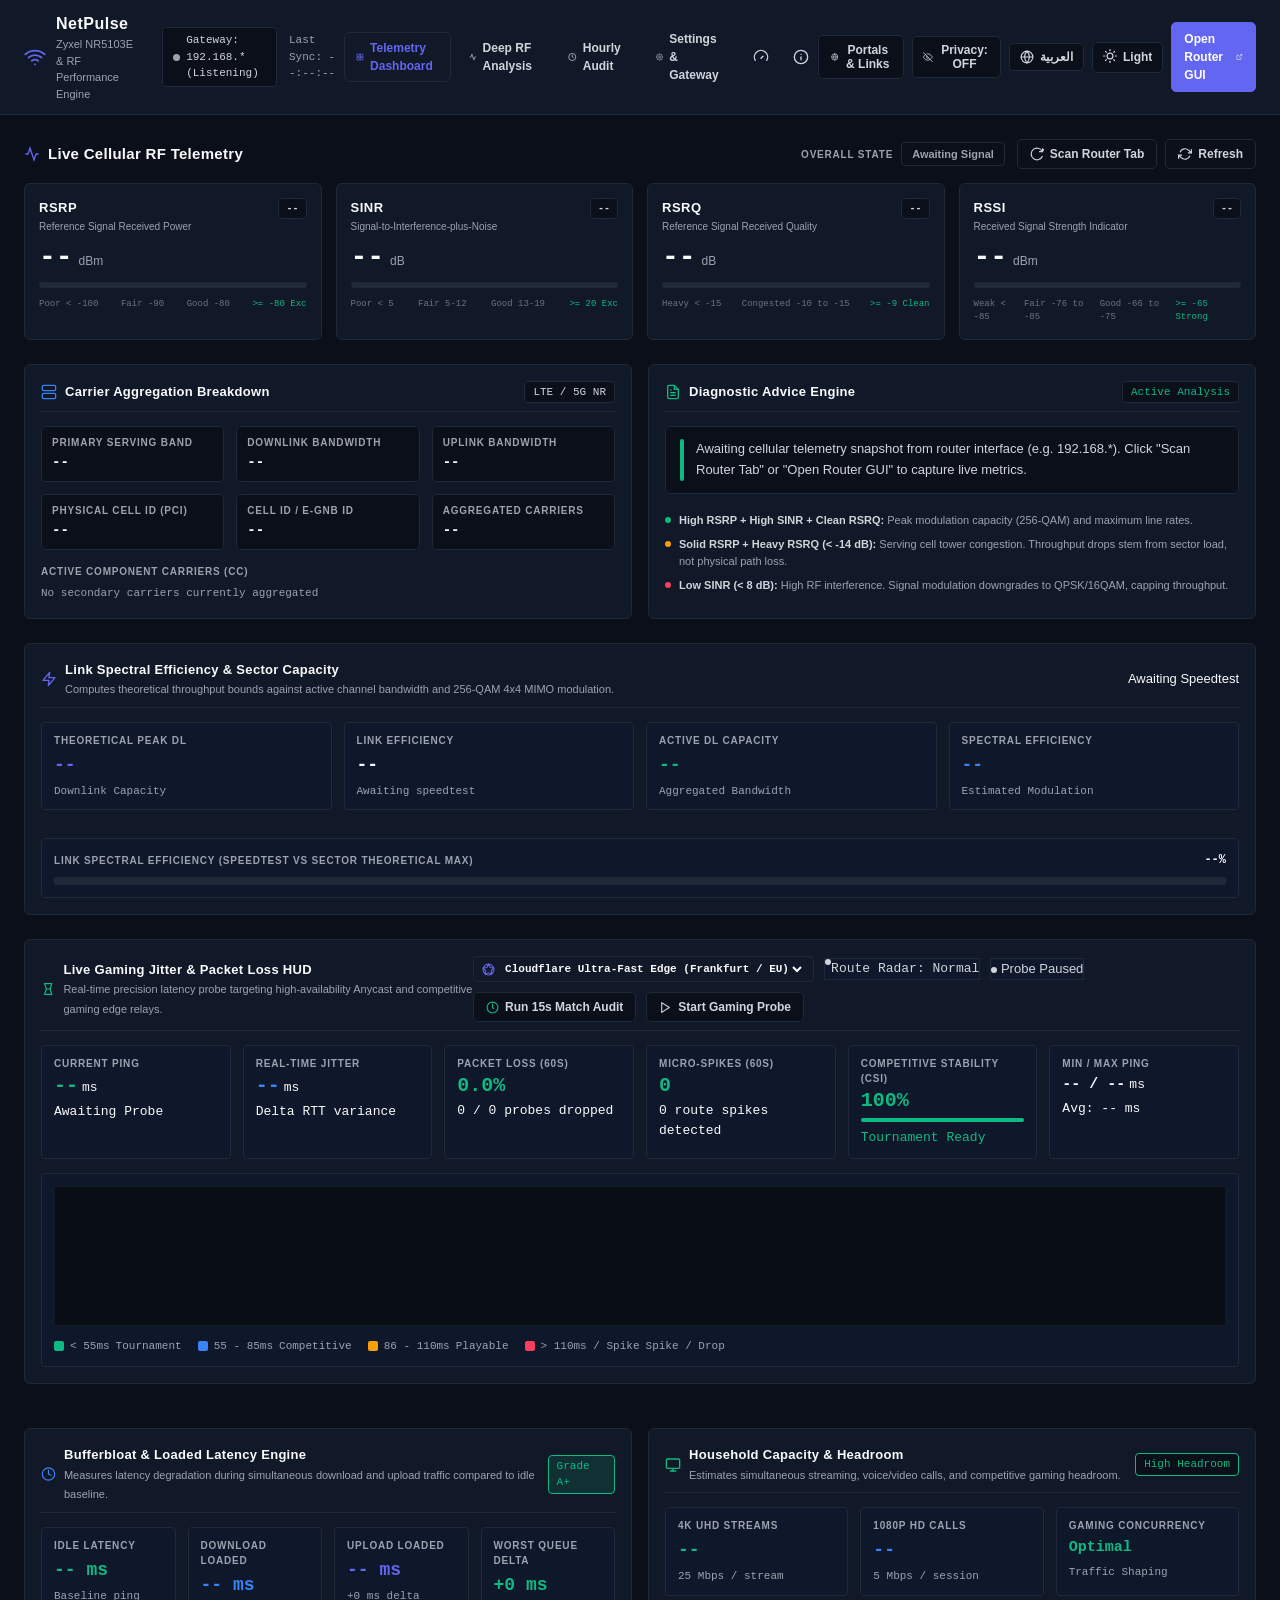
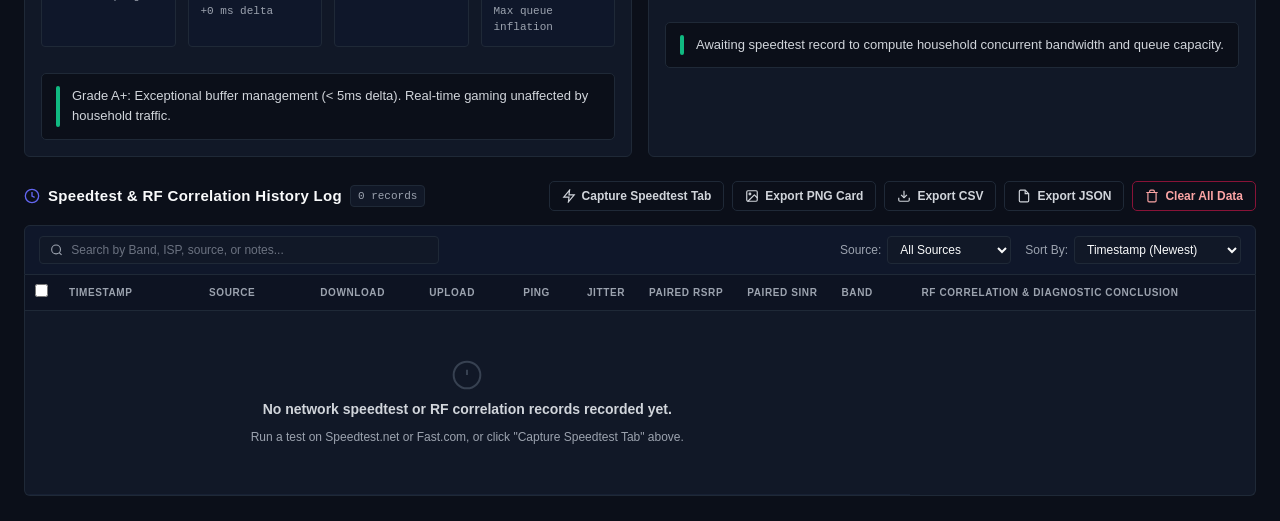
<file: dashboard/dashboard.html>
<!DOCTYPE html>
<html lang="en" dir="ltr" data-theme="dark">
<head>
  <meta charset="UTF-8">
  <meta name="viewport" content="width=device-width, initial-scale=1.0">
  <title>NetPulse - Telemetry &amp; Performance Dashboard</title>
  <link rel="stylesheet" href="dashboard.css">
</head>
<body>
  <div class="app-layout">
    <!-- Top Navigation Bar -->
    <header class="topbar">
      <div class="topbar-left">
        <div class="topbar-brand">
          <svg class="brand-svg" viewBox="0 0 24 24" width="22" height="22" fill="none" stroke="#6366f1" stroke-width="2" stroke-linecap="round" stroke-linejoin="round">
            <path d="M5 12.55a11 11 0 0 1 14.08 0"></path>
            <path d="M1.42 9a16 16 0 0 1 21.16 0"></path>
            <path d="M8.53 16.11a6 6 0 0 1 6.95 0"></path>
            <line x1="12" y1="20" x2="12.01" y2="20"></line>
          </svg>
          <div class="brand-text">
            <span class="brand-title" data-i18n="brand_name">NetPulse</span>
            <span class="brand-sub" data-i18n="brand_sub">Zyxel NR5103E &amp; RF Performance Engine</span>
          </div>
        </div>

        <div class="connection-status-block">
          <span id="router-connection-pill" class="pill pill-unknown">
            <span class="pill-dot"></span>
            <span id="router-connection-label" data-i18n="gateway_listening">Gateway: 192.168.* (Listening)</span>
          </span>
          <span id="live-sync-indicator" class="sync-timestamp mono">Last Sync: --:--:--</span>
        </div>
      </div>

      <!-- Navigation Links -->
      <nav class="topbar-nav">
        <a href="dashboard.html" class="nav-link nav-link-active">
          <svg viewBox="0 0 24 24" width="14" height="14" fill="none" stroke="currentColor" stroke-width="2">
            <rect x="3" y="3" width="7" height="7"></rect>
            <rect x="14" y="3" width="7" height="7"></rect>
            <rect x="14" y="14" width="7" height="7"></rect>
            <rect x="3" y="14" width="7" height="7"></rect>
          </svg>
          <span data-i18n="nav_dashboard">Telemetry Dashboard</span>
        </a>
        <a href="../analysis/analysis.html" class="nav-link">
          <svg viewBox="0 0 24 24" width="14" height="14" fill="none" stroke="currentColor" stroke-width="2">
            <polyline points="22 12 18 12 15 21 9 3 6 12 2 12"></polyline>
          </svg>
          <span data-i18n="nav_analysis">Deep RF Analysis</span>
        </a>
        <a href="../history/history.html" class="nav-link">
          <svg viewBox="0 0 24 24" width="14" height="14" fill="none" stroke="currentColor" stroke-width="2">
            <circle cx="12" cy="12" r="10"></circle>
            <polyline points="12 6 12 12 16 14"></polyline>
          </svg>
          <span data-i18n="nav_history">Hourly Audit</span>
        </a>
        <a href="../options/options.html" class="nav-link">
          <svg viewBox="0 0 24 24" width="14" height="14" fill="none" stroke="currentColor" stroke-width="2">
            <circle cx="12" cy="12" r="3"></circle>
            <path d="M19.4 15a1.65 1.65 0 0 0 .33 1.82l.06.06a2 2 0 0 1 0 2.83 2 2 0 0 1-2.83 0l-.06-.06a1.65 1.65 0 0 0-1.82-.33 1.65 1.65 0 0 0-1 1.51V21a2 2 0 0 1-2 2 2 2 0 0 1-2-2v-.09A1.65 1.65 0 0 0 9 19.4a1.65 1.65 0 0 0-1.82.33l-.06.06a2 2 0 0 1-2.83 0 2 2 0 0 1 0-2.83l.06-.06a1.65 1.65 0 0 0 .33-1.82 1.65 1.65 0 0 0-1.51-1H3a2 2 0 0 1-2-2 2 2 0 0 1 2-2h.09A1.65 1.65 0 0 0 4.6 9a1.65 1.65 0 0 0-.33-1.82l-.06-.06a2 2 0 0 1 0-2.83 2 2 0 0 1 2.83 0l.06.06a1.65 1.65 0 0 0 1.82.33H9a1.65 1.65 0 0 0 1-1.51V3a2 2 0 0 1 2-2 2 2 0 0 1 2 2v.09a1.65 1.65 0 0 0 1 1.51 1.65 1.65 0 0 0 1.82-.33l.06-.06a2 2 0 0 1 2.83 0 2 2 0 0 1 0 2.83l-.06.06a1.65 1.65 0 0 0-.33 1.82V9a1.65 1.65 0 0 0 1.51 1H21a2 2 0 0 1 2 2 2 2 0 0 1-2 2h-.09a1.65 1.65 0 0 0-1.51 1z"></path>
          </svg>
          <span data-i18n="nav_options">Settings &amp; Gateway</span>
        </a>
        <a href="../speedtest/speedtest.html" class="nav-link nav-link-icon-only" title="NetPulse Mini Speedtest" data-i18n-title="nav_speedtest">
          <svg viewBox="0 0 24 24" width="16" height="16" fill="none" stroke="currentColor" stroke-width="2" stroke-linecap="round" stroke-linejoin="round">
            <path d="M12 14l3-3"></path>
            <path d="M3.34 17a10 10 0 1 1 17.32 0"></path>
          </svg>
        </a>
        <a href="../about/about.html" class="nav-link nav-link-icon-only" title="About &amp; Developer Info" data-i18n-title="nav_about">
          <svg viewBox="0 0 24 24" width="16" height="16" fill="none" stroke="currentColor" stroke-width="2" stroke-linecap="round" stroke-linejoin="round">
            <circle cx="12" cy="12" r="10"></circle>
            <line x1="12" y1="16" x2="12" y2="12"></line>
            <line x1="12" y1="8" x2="12.01" y2="8"></line>
          </svg>
        </a>
      </nav>

      <div class="topbar-actions">
        <!-- Portals & Quick Links Modal -->
        <button id="btn-open-portals" class="btn btn-secondary" type="button" title="Open Network Portals &amp; Quick Links Modal">
          <svg viewBox="0 0 24 24" width="14" height="14" fill="none" stroke="currentColor" stroke-width="2" stroke-linecap="round" stroke-linejoin="round">
            <circle cx="12" cy="12" r="10"></circle>
            <line x1="2" y1="12" x2="22" y2="12"></line>
            <path d="M12 2a15.3 15.3 0 0 1 4 10 15.3 15.3 0 0 1-4 10 15.3 15.3 0 0 1-4-10 15.3 15.3 0 0 1 4-10z"></path>
          </svg>
          <span data-i18n="portals_modal_btn">Portals &amp; Links</span>
        </button>

        <!-- Privacy & Sharing Mode Toggle -->
        <button id="btn-privacy-toggle" class="btn-toggle-switch" type="button" title="Toggle Privacy &amp; Sharing Mode (Redact Sensitive Tower/IP Data)" data-i18n-title="privacy_mode_toggle">
          <svg viewBox="0 0 24 24" width="14" height="14" fill="none" stroke="currentColor" stroke-width="2" stroke-linecap="round" stroke-linejoin="round">
            <path d="M17.94 17.94A10.07 10.07 0 0 1 12 20c-7 0-11-8-11-8a18.45 18.45 0 0 1 5.06-5.94M9.9 4.24A9.12 9.12 0 0 1 12 4c7 0 11 8 11 8a18.5 18.5 0 0 1-2.16 3.19m-6.72-1.07a3 3 0 1 1-4.24-4.24"></path>
            <line x1="1" y1="1" x2="23" y2="23"></line>
          </svg>
          <span id="privacy-toggle-text">Privacy: OFF</span>
        </button>

        <!-- Language Switcher (EN / AR) -->
        <button id="btn-lang-toggle" class="btn-toggle-switch" type="button" title="Switch Language / تبديل اللغة">
          <svg viewBox="0 0 24 24" width="14" height="14" fill="none" stroke="currentColor" stroke-width="2" stroke-linecap="round" stroke-linejoin="round">
            <circle cx="12" cy="12" r="10"></circle>
            <line x1="2" y1="12" x2="22" y2="12"></line>
            <path d="M12 2a15.3 15.3 0 0 1 4 10 15.3 15.3 0 0 1-4 10 15.3 15.3 0 0 1-4-10 15.3 15.3 0 0 1 4-10z"></path>
          </svg>
          <span id="lang-toggle-text">العربية</span>
        </button>

        <!-- Theme Toggle (Dark / Light) -->
        <button id="btn-theme-toggle" class="btn-toggle-switch" type="button" title="Toggle Dark/Light Mode">
          <span id="theme-icon-container">
            <svg id="theme-icon-sun" viewBox="0 0 24 24" width="14" height="14" fill="none" stroke="currentColor" stroke-width="2" stroke-linecap="round" stroke-linejoin="round">
              <circle cx="12" cy="12" r="5"></circle>
              <line x1="12" y1="1" x2="12" y2="3"></line>
              <line x1="12" y1="21" x2="12" y2="23"></line>
              <line x1="4.22" y1="4.22" x2="5.64" y2="5.64"></line>
              <line x1="18.36" y1="18.36" x2="19.78" y2="19.78"></line>
              <line x1="1" y1="12" x2="3" y2="12"></line>
              <line x1="21" y1="12" x2="23" y2="12"></line>
              <line x1="4.22" y1="19.78" x2="5.64" y2="18.36"></line>
              <line x1="18.36" y1="5.64" x2="19.78" y2="4.22"></line>
            </svg>
          </span>
          <span id="theme-label-text">Light</span>
        </button>

        <a href="https://192.168.1.1" target="_blank" rel="noreferrer" class="btn btn-primary" title="Open Router Web GUI">
          <span data-i18n="open_router_gui">Open Router GUI</span>
          <svg viewBox="0 0 24 24" width="14" height="14" fill="none" stroke="currentColor" stroke-width="2">
            <path d="M18 13v6a2 2 0 0 1-2 2H5a2 2 0 0 1-2-2V8a2 2 0 0 1 2-2h6"></path>
            <polyline points="15 3 21 3 21 9"></polyline>
            <line x1="10" y1="14" x2="21" y2="3"></line>
          </svg>
        </a>
      </div>
    </header>

    <!-- Main Scrollable Dashboard Content -->
    <main class="dashboard-main">
      <!-- Section: Live Telemetry Gauges -->
      <section class="dashboard-section">
        <div class="section-header">
          <div class="section-title-wrap">
            <svg viewBox="0 0 24 24" width="16" height="16" fill="none" stroke="#6366f1" stroke-width="2">
              <path d="M22 12h-4l-3 9L9 3l-3 9H2"></path>
            </svg>
            <h2 class="section-heading" data-i18n="rf_telemetry_title">Live Cellular RF Telemetry</h2>
          </div>

          <div class="section-header-right">
            <div class="overall-rf-summary">
              <span class="label-tiny" data-i18n="overall_state">OVERALL STATE</span>
              <span id="overall-rf-badge" class="badge-health badge-health-unknown" data-i18n="awaiting_signal">Awaiting Signal</span>
            </div>
            <div class="section-actions-group">
              <button id="btn-scan-router" class="btn btn-secondary" type="button" title="Search open tabs for 192.168 router and trigger manual scrape">
                <svg viewBox="0 0 24 24" width="14" height="14" fill="none" stroke="currentColor" stroke-width="2">
                  <path d="M21.5 2v6h-6M21.34 15.57a10 10 0 1 1-.57-8.38l5.67-5.67"></path>
                </svg>
                <span id="btn-scan-router-label" data-i18n="scan_router_tab">Scan Router Tab</span>
              </button>
              <button id="btn-refresh-telemetry" class="btn btn-secondary" type="button" title="Request telemetry snapshot from storage">
                <svg viewBox="0 0 24 24" width="14" height="14" fill="none" stroke="currentColor" stroke-width="2">
                  <polyline points="23 4 23 10 17 10"></polyline>
                  <polyline points="1 20 1 14 7 14"></polyline>
                  <path d="M3.51 9a9 9 0 0 1 14.85-3.36L23 10M1 14l4.64 4.36A9 9 0 0 0 20.49 15"></path>
                </svg>
                <span data-i18n="refresh">Refresh</span>
              </button>
            </div>
          </div>
        </div>

        <!-- 4 Metric Gauge Cards Grid -->
        <div class="gauges-grid">
          <!-- Card: RSRP -->
          <div class="gauge-card">
            <div class="gauge-card-header">
              <div class="gauge-meta">
                <span class="gauge-title" data-i18n="metric_rsrp_name">RSRP</span>
                <span class="gauge-desc" data-i18n="metric_rsrp_desc">Reference Signal Received Power</span>
              </div>
              <span id="badge-rsrp" class="tier-pill">--</span>
            </div>
            <div class="gauge-value-row">
              <span id="val-rsrp" class="gauge-main-val mono">--</span>
              <span class="gauge-unit" data-i18n="unit_dbm">dBm</span>
            </div>
            <div class="flat-meter">
              <div id="bar-rsrp" class="flat-meter-fill" style="width: 0%; background-color: var(--accent-emerald);"></div>
            </div>
            <div class="benchmark-range-row mono" data-i18n="rsrp_guide">
              <span>Poor &lt; -100</span>
              <span>Fair -90</span>
              <span>Good -80</span>
              <span class="text-emerald">&gt;= -80 Exc</span>
            </div>
          </div>

          <!-- Card: SINR -->
          <div class="gauge-card">
            <div class="gauge-card-header">
              <div class="gauge-meta">
                <span class="gauge-title" data-i18n="metric_sinr_name">SINR</span>
                <span class="gauge-desc" data-i18n="metric_sinr_desc">Signal-to-Interference-plus-Noise</span>
              </div>
              <span id="badge-sinr" class="tier-pill">--</span>
            </div>
            <div class="gauge-value-row">
              <span id="val-sinr" class="gauge-main-val mono">--</span>
              <span class="gauge-unit" data-i18n="unit_db">dB</span>
            </div>
            <div class="flat-meter">
              <div id="bar-sinr" class="flat-meter-fill" style="width: 0%; background-color: var(--accent-blue);"></div>
            </div>
            <div class="benchmark-range-row mono" data-i18n="sinr_guide">
              <span>Poor &lt; 5</span>
              <span>Fair 5-12</span>
              <span>Good 13-19</span>
              <span class="text-emerald">&gt;= 20 Exc</span>
            </div>
          </div>

          <!-- Card: RSRQ -->
          <div class="gauge-card">
            <div class="gauge-card-header">
              <div class="gauge-meta">
                <span class="gauge-title" data-i18n="metric_rsrq_name">RSRQ</span>
                <span class="gauge-desc" data-i18n="metric_rsrq_desc">Reference Signal Received Quality</span>
              </div>
              <span id="badge-rsrq" class="tier-pill">--</span>
            </div>
            <div class="gauge-value-row">
              <span id="val-rsrq" class="gauge-main-val mono">--</span>
              <span class="gauge-unit" data-i18n="unit_db">dB</span>
            </div>
            <div class="flat-meter">
              <div id="bar-rsrq" class="flat-meter-fill" style="width: 0%; background-color: var(--accent-amber);"></div>
            </div>
            <div class="benchmark-range-row mono" data-i18n="rsrq_guide">
              <span>Heavy &lt; -15</span>
              <span>Congested -10 to -15</span>
              <span class="text-emerald">&gt;= -9 Clean</span>
            </div>
          </div>

          <!-- Card: RSSI -->
          <div class="gauge-card">
            <div class="gauge-card-header">
              <div class="gauge-meta">
                <span class="gauge-title" data-i18n="metric_rssi_name">RSSI</span>
                <span class="gauge-desc" data-i18n="metric_rssi_desc">Received Signal Strength Indicator</span>
              </div>
              <span id="badge-rssi" class="tier-pill">--</span>
            </div>
            <div class="gauge-value-row">
              <span id="val-rssi" class="gauge-main-val mono">--</span>
              <span class="gauge-unit" data-i18n="unit_dbm">dBm</span>
            </div>
            <div class="flat-meter">
              <div id="bar-rssi" class="flat-meter-fill" style="width: 0%; background-color: var(--accent-emerald);"></div>
            </div>
            <div class="benchmark-range-row mono" data-i18n="rssi_guide">
              <span>Weak &lt; -85</span>
              <span>Fair -76 to -85</span>
              <span>Good -66 to -75</span>
              <span class="text-emerald">&gt;= -65 Strong</span>
            </div>
          </div>
        </div>
      </section>

      <!-- Section: Carrier Aggregation & Diagnostic Advice Engine -->
      <section class="dashboard-grid-2col">
        <!-- Col 1: Carrier Aggregation Architecture Breakdown -->
        <div class="panel-card">
          <div class="panel-header">
            <div class="panel-title-group">
              <svg viewBox="0 0 24 24" width="16" height="16" fill="none" stroke="#3b82f6" stroke-width="2">
                <rect x="2" y="2" width="20" height="8" rx="2"></rect>
                <rect x="2" y="14" width="20" height="8" rx="2"></rect>
                <line x1="6" y1="6" x2="6.01" y2="6"></line>
                <line x1="6" y1="18" x2="6.01" y2="18"></line>
              </svg>
              <h3 class="panel-heading" data-i18n="ca_title">Carrier Aggregation Breakdown</h3>
            </div>
            <span id="ca-mode-badge" class="badge-solid mono">LTE / 5G NR</span>
          </div>

          <div class="ca-details-grid">
            <div class="ca-cell">
              <span class="label-tiny" data-i18n="ca_primary_band">PRIMARY SERVING BAND</span>
              <span id="ca-serving-band" class="ca-value mono">--</span>
            </div>
            <div class="ca-cell">
              <span class="label-tiny" data-i18n="ca_dl_bw">DOWNLINK BANDWIDTH</span>
              <span id="ca-dl-bw" class="ca-value mono">--</span>
            </div>
            <div class="ca-cell">
              <span class="label-tiny" data-i18n="ca_ul_bw">UPLINK BANDWIDTH</span>
              <span id="ca-ul-bw" class="ca-value mono">--</span>
            </div>
            <div class="ca-cell">
              <span class="label-tiny" data-i18n="ca_pci">PHYSICAL CELL ID (PCI)</span>
              <span id="ca-pci" class="ca-value mono">--</span>
            </div>
            <div class="ca-cell">
              <span class="label-tiny" data-i18n="ca_cell_id">CELL ID / E-GNB ID</span>
              <span id="ca-cell-id" class="ca-value mono">--</span>
            </div>
            <div class="ca-cell">
              <span class="label-tiny" data-i18n="ca_aggregated_carriers">AGGREGATED CARRIERS</span>
              <span id="ca-component-count" class="ca-value mono">--</span>
            </div>
          </div>

          <div class="ca-components-container">
            <span class="label-tiny" data-i18n="ca_active_components">ACTIVE COMPONENT CARRIERS (CC)</span>
            <div id="ca-tags-list" class="ca-tags-wrapper">
              <span class="tag-empty mono" data-i18n="ca_no_secondary">No secondary carriers currently aggregated</span>
            </div>
          </div>
        </div>

        <!-- Col 2: Diagnostic Advice Engine -->
        <div class="panel-card">
          <div class="panel-header">
            <div class="panel-title-group">
              <svg viewBox="0 0 24 24" width="16" height="16" fill="none" stroke="#10b981" stroke-width="2">
                <path d="M14 2H6a2 2 0 0 0-2 2v16a2 2 0 0 0 2 2h12a2 2 0 0 0 2-2V8z"></path>
                <polyline points="14 2 14 8 20 8"></polyline>
                <line x1="16" y1="13" x2="8" y2="13"></line>
                <line x1="16" y1="17" x2="8" y2="17"></line>
                <polyline points="10 9 9 9 8 9"></polyline>
              </svg>
              <h3 class="panel-heading" data-i18n="diagnostic_title">Diagnostic Advice Engine</h3>
            </div>
            <span class="badge-solid mono text-emerald" data-i18n="active_analysis">Active Analysis</span>
          </div>

          <div class="diagnostic-box">
            <div class="diagnostic-indicator-line"></div>
            <p id="diagnostic-text" class="diagnostic-paragraph" data-i18n="diagnostic_awaiting">
              Awaiting cellular telemetry snapshot from router interface (e.g. 192.168.*). Click "Scan Router Tab" or "Open Router GUI" to capture live metrics.
            </p>
          </div>

          <div class="diagnostic-rules-summary">
            <div class="rule-item">
              <span class="rule-bullet" style="background-color: #10b981;"></span>
              <span class="rule-text" data-i18n="rule_optimal"><strong>High RSRP + High SINR + Clean RSRQ:</strong> Peak modulation capacity (256-QAM) and maximum line rates.</span>
            </div>
            <div class="rule-item">
              <span class="rule-bullet" style="background-color: #f59e0b;"></span>
              <span class="rule-text" data-i18n="rule_congested"><strong>Solid RSRP + Heavy RSRQ (&lt; -14 dB):</strong> Serving cell tower congestion. Throughput drops stem from sector load, not physical path loss.</span>
            </div>
            <div class="rule-item">
              <span class="rule-bullet" style="background-color: #f43f5e;"></span>
              <span class="rule-text" data-i18n="rule_interference"><strong>Low SINR (&lt; 8 dB):</strong> High RF interference. Signal modulation downgrades to QPSK/16QAM, capping throughput.</span>
            </div>
          </div>
        </div>
      </section>

      <!-- Section: Link Spectral Efficiency & Sector Capacity (Feature 2) -->
      <section class="dashboard-section">
        <div class="panel-card">
          <div class="panel-header">
            <div class="panel-title-group">
              <svg viewBox="0 0 24 24" width="16" height="16" fill="none" stroke="#6366f1" stroke-width="2" stroke-linecap="round" stroke-linejoin="round">
                <path d="M13 2L3 14h9l-1 8 10-12h-9l1-8z"></path>
              </svg>
              <div>
                <h3 class="panel-heading" data-i18n="spectral_efficiency_title">Link Spectral Efficiency &amp; Sector Capacity</h3>
                <span class="panel-sub" data-i18n="spectral_efficiency_desc" style="font-size: 11px; color: var(--text-muted);">Computes theoretical throughput bounds against active channel bandwidth and 256-QAM 4x4 MIMO modulation.</span>
              </div>
            </div>
            <div id="badge-efficiency-status" class="status-badge badge-muted">
              <span id="badge-efficiency-text" data-i18n="efficiency_unknown">Awaiting Speedtest</span>
            </div>
          </div>

          <div class="eff-grid">
            <div class="eff-stat-card">
              <span class="label-tiny" data-i18n="theoretical_peak_dl">THEORETICAL PEAK DL</span>
              <span id="dash-theo-peak-dl" class="kpi-val mono" style="font-size: 18px; font-weight: 800; color: #6366f1;">--</span>
              <span class="kpi-sub mono" data-i18n="ca_dl_bw" style="font-size: 11px; color: var(--text-muted);">Downlink Capacity</span>
            </div>

            <div class="eff-stat-card">
              <span class="label-tiny" data-i18n="link_efficiency_pct">LINK EFFICIENCY</span>
              <span id="dash-link-eff-pct" class="kpi-val mono" style="font-size: 18px; font-weight: 800;">--</span>
              <span id="dash-link-eff-sub" class="kpi-sub mono" style="font-size: 11px; color: var(--text-muted);">Awaiting speedtest</span>
            </div>

            <div class="eff-stat-card">
              <span class="label-tiny" data-i18n="active_dl_capacity">ACTIVE DL CAPACITY</span>
              <span id="dash-eff-bw" class="kpi-val mono" style="font-size: 18px; font-weight: 800; color: #10b981;">--</span>
              <span class="kpi-sub mono" style="font-size: 11px; color: var(--text-muted);">Aggregated Bandwidth</span>
            </div>

            <div class="eff-stat-card">
              <span class="label-tiny" data-i18n="spectral_modulation">SPECTRAL EFFICIENCY</span>
              <span id="dash-eff-bps" class="kpi-val mono" style="font-size: 18px; font-weight: 800; color: #3b82f6;">--</span>
              <span class="kpi-sub mono" style="font-size: 11px; color: var(--text-muted);">Estimated Modulation</span>
            </div>
          </div>

          <div class="eff-meter-box">
            <div style="display: flex; justify-content: space-between; align-items: center;">
              <span class="label-tiny" data-i18n="link_efficiency_pct">LINK SPECTRAL EFFICIENCY (SPEEDTEST VS SECTOR THEORETICAL MAX)</span>
              <span id="dash-eff-meter-label" class="mono" style="font-size: 12px; font-weight: 700; color: var(--text-primary);">--%</span>
            </div>
            <div class="eff-meter-track">
              <div id="dash-eff-meter-fill" class="eff-meter-fill"></div>
            </div>
          </div>
        </div>
      </section>

      <!-- Section: Live Gaming Jitter & Packet Loss HUD (Feature 2 & 3 & 4) -->
      <section class="dashboard-section gaming-hud-section">
        <div class="panel-card gaming-hud-card">
          <div class="panel-header">
            <div class="panel-title-group">
              <svg viewBox="0 0 24 24" width="18" height="18" fill="none" stroke="#10b981" stroke-width="2" stroke-linecap="round" stroke-linejoin="round">
                <polygon points="6 3 18 3 15 12 18 21 6 21 9 12 6 3"></polygon>
                <line x1="9" y1="12" x2="15" y2="12"></line>
              </svg>
              <div>
                <h3 class="panel-heading" data-i18n="gaming_hud_title">Live Gaming Jitter &amp; Packet Loss HUD</h3>
                <span class="panel-sub" data-i18n="gaming_hud_desc" style="font-size: 11px; color: var(--text-muted);">Real-time precision latency probe targeting high-availability Anycast and competitive gaming edge relays.</span>
              </div>
            </div>
            <div class="gaming-header-actions">
              <!-- Game Server Target Selector -->
              <div class="gaming-server-selector-wrap" title="Select Game Server Target" data-i18n-title="hud_server_select_title">
                <svg viewBox="0 0 24 24" width="13" height="13" fill="none" stroke="currentColor" stroke-width="2" stroke-linecap="round" stroke-linejoin="round" class="server-select-icon">
                  <circle cx="12" cy="12" r="10"></circle>
                  <polygon points="12 2 15.09 8.26 22 9.27 17 14.14 18.18 21.02 12 17.77 5.82 21.02 7 14.14 2 9.27 8.91 8.26 12 2"></polygon>
                </svg>
                <select id="select-game-server" class="select-game-server mono" aria-label="Select Game Server Target">
                  <option value="cf_ultra_fast" data-i18n="server_cf_edge">Cloudflare Ultra-Fast Edge (Frankfurt / EU)</option>
                  <option value="google_cloud_edge" data-i18n="server_google_edge">Google Cloud Global Edge (Zero Overhead)</option>
                  <option value="aws_gaming_hub" data-i18n="server_aws_hub">AWS European Gaming Hub (Frankfurt)</option>
                </select>
              </div>

              <!-- Route Deviation Radar Badge (Feature 3) -->
              <div id="badge-route-radar" class="status-badge badge-neutral mono" style="display: inline-flex;" title="Real-Time Route Deviation &amp; Spike Radar" data-i18n-title="radar_title">
                <span class="badge-dot"></span>
                <span id="route-radar-text" data-i18n="radar_title">Route Radar: Normal</span>
              </div>

              <div id="badge-gaming-status" class="status-badge badge-neutral">
                <span class="badge-dot"></span>
                <span id="gaming-status-text" data-i18n="hud_status_idle">Probe Paused</span>
              </div>

              <!-- 15s Pre-Match Flight Check Button (Feature 4) -->
              <button id="btn-flight-check" class="btn btn-secondary btn-sm" type="button" title="Run 15s Pre-Match Connection Flight Check" data-i18n-title="btn_flight_check">
                <svg viewBox="0 0 24 24" width="13" height="13" fill="none" stroke="#10b981" stroke-width="2" stroke-linecap="round" stroke-linejoin="round">
                  <circle cx="12" cy="12" r="10"></circle>
                  <polyline points="12 6 12 12 14 14"></polyline>
                </svg>
                <span id="flight-check-label" data-i18n="btn_flight_check">Run 15s Match Audit</span>
              </button>

              <button id="btn-toggle-gaming-hud" class="btn btn-secondary btn-sm" type="button" title="Start/Pause Gaming Ping Probe">
                <svg id="gaming-toggle-icon" viewBox="0 0 24 24" width="13" height="13" fill="none" stroke="currentColor" stroke-width="2" stroke-linecap="round" stroke-linejoin="round">
                  <polygon points="5 3 19 12 5 21 5 3"></polygon>
                </svg>
                <span id="gaming-toggle-label" data-i18n="hud_btn_start">Start Gaming Probe</span>
              </button>
            </div>
          </div>

          <!-- Pre-Match Flight Check Executive Banner (Feature 4) -->
          <div id="gaming-flight-check-banner" class="flight-check-banner" style="display: none;">
            <div class="flight-check-header">
              <div class="flight-check-title-wrap">
                <svg viewBox="0 0 24 24" width="15" height="15" fill="none" stroke="#10b981" stroke-width="2" stroke-linecap="round" stroke-linejoin="round">
                  <path d="M22 11.08V12a10 10 0 1 1-5.93-9.14"></path>
                  <polyline points="22 4 12 14.01 9 11.01"></polyline>
                </svg>
                <span id="flight-check-status-title" class="font-bold">15s Pre-Match Connection Flight Check</span>
              </div>
              <button id="btn-close-flight-check" class="modal-close-icon-btn" type="button" aria-label="Close Flight Check">
                <svg viewBox="0 0 24 24" width="13" height="13" fill="none" stroke="currentColor" stroke-width="2"><line x1="18" y1="6" x2="6" y2="18"></line><line x1="6" y1="6" x2="18" y2="18"></line></svg>
              </button>
            </div>
            <div class="flight-check-body">
              <span id="flight-verdict-pill" class="status-badge badge-emerald">Safe to Queue - Low Jitter &amp; Stable Routing</span>
              <span id="flight-stats-line" class="mono text-muted" style="font-size: 11px;">Min: --ms | Max: --ms | Jitter: --ms | Drops: 0 | CSI: --%</span>
            </div>
          </div>

          <!-- Live 6-KPI Row (Feature 2 & 3) -->
          <div class="gaming-kpi-grid">
            <div class="gaming-kpi-card">
              <span class="label-tiny" data-i18n="hud_current_ping">CURRENT PING</span>
              <div class="gaming-kpi-val-row">
                <span id="gaming-ping-val" class="kpi-val mono text-emerald">--</span>
                <span class="kpi-unit mono">ms</span>
              </div>
              <span id="gaming-ping-grade" class="kpi-sub mono text-muted">Awaiting Probe</span>
            </div>

            <div class="gaming-kpi-card">
              <span class="label-tiny" data-i18n="hud_realtime_jitter">REAL-TIME JITTER</span>
              <div class="gaming-kpi-val-row">
                <span id="gaming-jitter-val" class="kpi-val mono text-blue">--</span>
                <span class="kpi-unit mono">ms</span>
              </div>
              <span id="gaming-jitter-sub" class="kpi-sub mono text-muted">Delta RTT variance</span>
            </div>

            <div class="gaming-kpi-card">
              <span class="label-tiny" data-i18n="hud_packet_loss">PACKET LOSS (60s)</span>
              <div class="gaming-kpi-val-row">
                <span id="gaming-loss-val" class="kpi-val mono text-emerald">0.0%</span>
              </div>
              <span id="gaming-loss-sub" class="kpi-sub mono text-muted">0 / 0 probes dropped</span>
            </div>

            <div class="gaming-kpi-card">
              <span class="label-tiny" data-i18n="hud_spikes_label">MICRO-SPIKES (60s)</span>
              <div class="gaming-kpi-val-row">
                <span id="gaming-spikes-val" class="kpi-val mono text-emerald">0</span>
              </div>
              <span id="gaming-spikes-sub" class="kpi-sub mono text-muted" data-i18n="hud_spikes_sub">0 route spikes detected</span>
            </div>

            <!-- Feature 2: Competitive Stability Index (CSI) -->
            <div class="gaming-kpi-card" id="card-csi-gauge" title="Competitive Stability Index (0-100%)">
              <span class="label-tiny" data-i18n="csi_title">COMPETITIVE STABILITY (CSI)</span>
              <div class="gaming-kpi-val-row">
                <span id="gaming-csi-val" class="kpi-val mono text-emerald">100%</span>
              </div>
              <div class="csi-bar-track">
                <div id="gaming-csi-bar" class="csi-bar-fill" style="width: 100%; background-color: #10b981;"></div>
              </div>
              <span id="gaming-csi-grade" class="kpi-sub mono text-emerald" data-i18n="csi_tournament">Tournament Ready</span>
            </div>

            <div class="gaming-kpi-card">
              <span class="label-tiny" data-i18n="hud_min_max_ping">MIN / MAX PING</span>
              <div class="gaming-kpi-val-row">
                <span id="gaming-minmax-val" class="kpi-val mono" style="font-size: 15px;">-- / --</span>
                <span class="kpi-unit mono">ms</span>
              </div>
              <span id="gaming-avg-sub" class="kpi-sub mono text-muted">Avg: -- ms</span>
            </div>
          </div>

          <!-- Interactive 2D HTML5 Sparkline Canvas -->
          <div class="gaming-canvas-wrapper">
            <canvas id="canvas-gaming-hud" width="1000" height="150" class="gaming-sparkline-canvas"></canvas>
            <div class="gaming-canvas-legend">
              <span class="legend-item"><span class="legend-box" style="background-color: #10b981;"></span> &lt; 55ms <span data-i18n="grade_tournament">Tournament</span></span>
              <span class="legend-item"><span class="legend-box" style="background-color: #3b82f6;"></span> 55 - 85ms <span data-i18n="grade_competitive">Competitive</span></span>
              <span class="legend-item"><span class="legend-box" style="background-color: #f59e0b;"></span> 86 - 110ms <span data-i18n="grade_moderate">Playable</span></span>
              <span class="legend-item"><span class="legend-box" style="background-color: #f43f5e;"></span> &gt; 110ms / Spike <span data-i18n="grade_spike">Spike / Drop</span></span>
            </div>
          </div>
        </div>
      </section>

      <!-- Section: Bufferbloat & Household Concurrency Headroom (Feature 1 & 5) -->
      <section class="dashboard-grid-2col">
        <!-- Col 1: Bufferbloat & Loaded Latency Scoring Engine (Feature 1) -->
        <div class="panel-card" id="bufferbloat-card">
          <div class="panel-header">
            <div class="panel-title-group">
              <svg viewBox="0 0 24 24" width="16" height="16" fill="none" stroke="#3b82f6" stroke-width="2" stroke-linecap="round" stroke-linejoin="round">
                <circle cx="12" cy="12" r="10"></circle>
                <path d="M12 6v6l4 2"></path>
              </svg>
              <div>
                <h3 class="panel-heading" data-i18n="bufferbloat_title">Bufferbloat &amp; Loaded Latency Engine</h3>
                <span class="panel-sub" data-i18n="bufferbloat_desc" style="font-size: 11px; color: var(--text-muted);">Measures latency degradation during simultaneous download and upload traffic compared to idle baseline.</span>
              </div>
            </div>
            <span id="badge-bufferbloat-grade" class="badge-solid mono text-emerald" style="border-color: #10b981; background: rgba(16,185,129,0.15);">Grade A+</span>
          </div>

          <div class="eff-grid" style="margin-bottom: 12px;">
            <div class="eff-stat-card">
              <span class="label-tiny" data-i18n="idle_latency">IDLE LATENCY</span>
              <span id="bb-idle-val" class="kpi-val mono" style="font-size: 18px; font-weight: 800; color: #10b981;">-- ms</span>
              <span class="kpi-sub mono" style="font-size: 11px; color: var(--text-muted);">Baseline ping</span>
            </div>

            <div class="eff-stat-card">
              <span class="label-tiny" data-i18n="dl_loaded_latency">DOWNLOAD LOADED</span>
              <span id="bb-dl-val" class="kpi-val mono" style="font-size: 18px; font-weight: 800; color: #3b82f6;">-- ms</span>
              <span id="bb-dl-delta" class="kpi-sub mono" style="font-size: 11px; color: var(--text-muted);">+0 ms delta</span>
            </div>

            <div class="eff-stat-card">
              <span class="label-tiny" data-i18n="ul_loaded_latency">UPLOAD LOADED</span>
              <span id="bb-ul-val" class="kpi-val mono" style="font-size: 18px; font-weight: 800; color: #6366f1;">-- ms</span>
              <span id="bb-ul-delta" class="kpi-sub mono" style="font-size: 11px; color: var(--text-muted);">+0 ms delta</span>
            </div>

            <div class="eff-stat-card">
              <span class="label-tiny" data-i18n="worst_delta_latency">WORST QUEUE DELTA</span>
              <span id="bb-worst-delta-val" class="kpi-val mono text-emerald" style="font-size: 18px; font-weight: 800;">+0 ms</span>
              <span class="kpi-sub mono" style="font-size: 11px; color: var(--text-muted);">Max queue inflation</span>
            </div>
          </div>

          <div class="diagnostic-box">
            <div class="diagnostic-indicator-line" id="bb-indicator-line" style="background-color: #10b981;"></div>
            <p id="bb-diagnosis-text" class="diagnostic-paragraph" data-i18n="bb_grade_aplus_desc">
              Grade A+: Exceptional buffer management (&lt; 5ms delta). Real-time gaming unaffected by household traffic.
            </p>
          </div>
        </div>

        <!-- Col 2: Household Network Capacity & Concurrency Headroom (Feature 5) -->
        <div class="panel-card" id="headroom-card">
          <div class="panel-header">
            <div class="panel-title-group">
              <svg viewBox="0 0 24 24" width="16" height="16" fill="none" stroke="#10b981" stroke-width="2" stroke-linecap="round" stroke-linejoin="round">
                <rect x="2" y="3" width="20" height="14" rx="2" ry="2"></rect>
                <line x1="8" y1="21" x2="16" y2="21"></line>
                <line x1="12" y1="17" x2="12" y2="21"></line>
              </svg>
              <div>
                <h3 class="panel-heading" data-i18n="headroom_title">Household Capacity &amp; Headroom</h3>
                <span class="panel-sub" data-i18n="headroom_desc" style="font-size: 11px; color: var(--text-muted);">Estimates simultaneous streaming, voice/video calls, and competitive gaming headroom.</span>
              </div>
            </div>
            <span id="badge-headroom-tier" class="badge-solid mono text-emerald" style="border-color: #10b981;">High Headroom</span>
          </div>

          <div class="eff-grid" style="grid-template-columns: repeat(3, 1fr); margin-bottom: 12px;">
            <div class="eff-stat-card">
              <span class="label-tiny" data-i18n="headroom_4k_label">4K UHD STREAMS</span>
              <span id="headroom-4k-val" class="kpi-val mono" style="font-size: 18px; font-weight: 800; color: #10b981;">--</span>
              <span class="kpi-sub mono" style="font-size: 11px; color: var(--text-muted);">25 Mbps / stream</span>
            </div>

            <div class="eff-stat-card">
              <span class="label-tiny" data-i18n="headroom_calls_label">1080P HD CALLS</span>
              <span id="headroom-calls-val" class="kpi-val mono" style="font-size: 18px; font-weight: 800; color: #3b82f6;">--</span>
              <span class="kpi-sub mono" style="font-size: 11px; color: var(--text-muted);">5 Mbps / session</span>
            </div>

            <div class="eff-stat-card">
              <span class="label-tiny" data-i18n="headroom_gaming_label">GAMING CONCURRENCY</span>
              <span id="headroom-gaming-val" class="kpi-val mono text-emerald" style="font-size: 15px; font-weight: 800;">Optimal</span>
              <span class="kpi-sub mono" style="font-size: 11px; color: var(--text-muted);">Traffic Shaping</span>
            </div>
          </div>

          <div class="diagnostic-box">
            <div class="diagnostic-indicator-line" id="headroom-indicator-line" style="background-color: #10b981;"></div>
            <p id="headroom-verdict-text" class="diagnostic-paragraph">
              Awaiting speedtest record to compute household concurrent bandwidth and queue capacity.
            </p>
          </div>
        </div>
      </section>

      <!-- Section: Speedtest & Network History Log Table -->
      <section class="dashboard-section">
        <div class="section-header">
          <div class="section-title-wrap">
            <svg viewBox="0 0 24 24" width="16" height="16" fill="none" stroke="#6366f1" stroke-width="2">
              <circle cx="12" cy="12" r="10"></circle>
              <polyline points="12 6 12 12 16 14"></polyline>
            </svg>
            <h2 class="section-heading" data-i18n="history_title">Speedtest &amp; RF Correlation History Log</h2>
            <span id="history-count-badge" class="count-badge mono">0 records</span>
          </div>

          <div class="table-actions-group">
            <button id="btn-scan-speedtest" class="btn btn-secondary" type="button" title="Search open tabs for Speedtest.net or Fast.com and capture result">
              <svg viewBox="0 0 24 24" width="14" height="14" fill="none" stroke="currentColor" stroke-width="2">
                <path d="M13 2L3 14h9l-1 8 10-12h-9l1-8z"></path>
              </svg>
              <span id="btn-scan-speedtest-label" data-i18n="capture_speedtest_tab">Capture Speedtest Tab</span>
            </button>
            <button id="btn-export-png-card" class="btn btn-secondary" type="button" title="Export Diagnostic Card as PNG">
              <svg viewBox="0 0 24 24" width="14" height="14" fill="none" stroke="currentColor" stroke-width="2" stroke-linecap="round" stroke-linejoin="round">
                <rect x="3" y="3" width="18" height="18" rx="2" ry="2"></rect>
                <circle cx="8.5" cy="8.5" r="1.5"></circle>
                <polyline points="21 15 16 10 5 21"></polyline>
              </svg>
              <span data-i18n="export_png_card">Export PNG Card</span>
            </button>
            <button id="btn-export-csv" class="btn btn-secondary" type="button">
              <svg viewBox="0 0 24 24" width="14" height="14" fill="none" stroke="currentColor" stroke-width="2">
                <path d="M21 15v4a2 2 0 0 1-2 2H5a2 2 0 0 1-2-2v-4"></path>
                <polyline points="7 10 12 15 17 10"></polyline>
                <line x1="12" y1="15" x2="12" y2="3"></line>
              </svg>
              <span data-i18n="export_csv">Export CSV</span>
            </button>
            <button id="btn-export-json" class="btn btn-secondary" type="button">
              <svg viewBox="0 0 24 24" width="14" height="14" fill="none" stroke="currentColor" stroke-width="2">
                <path d="M14 2H6a2 2 0 0 0-2 2v16a2 2 0 0 0 2 2h12a2 2 0 0 0 2-2V8z"></path>
                <polyline points="14 2 14 8 20 8"></polyline>
              </svg>
              <span data-i18n="export_json">Export JSON</span>
            </button>
            <!-- Prominent Clear All Data Button with Trash Vector Icon -->
            <button id="btn-open-clear-modal" class="btn btn-danger" type="button" title="Clear all historical telemetry records">
              <svg viewBox="0 0 24 24" width="14" height="14" fill="none" stroke="currentColor" stroke-width="2" stroke-linecap="round" stroke-linejoin="round">
                <polyline points="3 6 5 6 21 6"></polyline>
                <path d="M19 6v14a2 2 0 0 1-2 2H7a2 2 0 0 1-2-2V6m3 0V4a2 2 0 0 1 2-2h4a2 2 0 0 1 2 2v2"></path>
              </svg>
              <span data-i18n="clear_all_data">Clear All Data</span>
            </button>
          </div>
        </div>

        <!-- Filter & Search Toolbar -->
        <div class="toolbar">
          <div class="search-box">
            <svg viewBox="0 0 24 24" width="14" height="14" fill="none" stroke="#9ca3af" stroke-width="2">
              <circle cx="11" cy="11" r="8"></circle>
              <line x1="21" y1="21" x2="16.65" y2="16.65"></line>
            </svg>
            <input type="text" id="input-search" placeholder="Search by Band, ISP, source, or notes..." data-i18n-placeholder="search_placeholder" autocomplete="off">
          </div>

          <div class="filter-controls">
            <div class="select-wrap">
              <label for="select-source" data-i18n="source_label">Source:</label>
              <select id="select-source">
                <option value="ALL" data-i18n="source_all">All Sources</option>
                <option value="Speedtest.net">Speedtest.net</option>
                <option value="Fast.com">Fast.com</option>
                <option value="Simulated">Simulated / Test</option>
              </select>
            </div>

            <div class="select-wrap">
              <label for="select-sort" data-i18n="sort_label">Sort By:</label>
              <select id="select-sort">
                <option value="timestamp_desc" data-i18n="sort_ts_desc">Timestamp (Newest)</option>
                <option value="timestamp_asc" data-i18n="sort_ts_asc">Timestamp (Oldest)</option>
                <option value="download_desc" data-i18n="sort_dl_desc">Download (High to Low)</option>
                <option value="download_asc" data-i18n="sort_dl_asc">Download (Low to High)</option>
                <option value="ping_asc" data-i18n="sort_ping_asc">Ping (Lowest)</option>
                <option value="rsrp_desc" data-i18n="sort_rsrp_desc">RSRP (Strongest)</option>
              </select>
            </div>
          </div>
        </div>

        <!-- Structured Data Table -->
        <div class="table-container">
          <!-- Merge Action Bar (appears when 2+ rows selected) -->
          <div id="merge-action-bar" class="merge-action-bar" style="display:none;">
            <span id="merge-selection-count" class="merge-selection-count">0 selected</span>
            <div class="merge-action-btns">
              <button id="btn-merge-selected" class="btn btn-merge" type="button">
                <svg viewBox="0 0 24 24" width="13" height="13" fill="none" stroke="currentColor" stroke-width="2" stroke-linecap="round" stroke-linejoin="round"><path d="M8 7H5a2 2 0 0 0-2 2v9a2 2 0 0 0 2 2h14a2 2 0 0 0 2-2V9a2 2 0 0 0-2-2h-3"></path><polyline points="15 3 12 6 9 3"></polyline><line x1="12" y1="3" x2="12" y2="13"></line></svg>
                <span>Merge Selected</span>
              </button>
              <button id="btn-cancel-merge" class="btn btn-secondary" type="button" style="padding: 4px 10px; font-size: 12px;">
                Cancel
              </button>
            </div>
          </div>
          <table class="data-table">
            <thead>
              <tr>
                <th style="width: 32px;" class="col-check">
                  <input type="checkbox" id="check-all-rows" title="Select all" style="cursor:pointer; accent-color: #6366f1;">
                </th>
                <th style="width: 140px;" data-i18n="th_timestamp">TIMESTAMP</th>
                <th style="width: 100px;" data-i18n="th_source">SOURCE</th>
                <th style="width: 100px;" class="text-right" data-i18n="th_download">DOWNLOAD</th>
                <th style="width: 90px;" class="text-right" data-i18n="th_upload">UPLOAD</th>
                <th style="width: 75px;" class="text-right" data-i18n="th_ping">PING</th>
                <th style="width: 75px;" class="text-right" data-i18n="th_jitter">JITTER</th>
                <th style="width: 90px;" class="text-right" data-i18n="th_paired_rsrp">PAIRED RSRP</th>
                <th style="width: 90px;" class="text-right" data-i18n="th_paired_sinr">PAIRED SINR</th>
                <th style="width: 80px;" data-i18n="th_band">BAND</th>
                <th data-i18n="th_correlation">RF CORRELATION &amp; DIAGNOSTIC CONCLUSION</th>
                <th style="width: 44px;" class="col-actions"></th>
              </tr>
            </thead>
            <tbody id="history-tbody">
              <tr>
                <td colspan="10" class="empty-state">
                  <div class="empty-state-inner">
                    <svg viewBox="0 0 24 24" width="32" height="32" fill="none" stroke="#374151" stroke-width="1.5">
                      <circle cx="12" cy="12" r="10"></circle>
                      <line x1="12" y1="8" x2="12" y2="12"></line>
                      <line x1="12" y1="16" x2="12.01" y2="16"></line>
                    </svg>
                    <p class="empty-text" data-i18n="empty_history_title">No network speedtest or RF correlation records recorded yet.</p>
                    <span class="empty-sub" data-i18n="empty_history_sub">Run a test on Speedtest.net or Fast.com, or click "Capture Speedtest Tab" above.</span>
                  </div>
                </td>
              </tr>
            </tbody>
          </table>
        </div>
      </section>
    </main>
  </div>

  <!-- Interactive "Clear All Data" Confirmation Modal -->
  <div id="modal-clear-overlay" class="modal-overlay" tabindex="-1" role="dialog" aria-modal="true">
    <div class="modal-card" id="modal-clear-card">
      <div class="modal-header-row">
        <div class="modal-icon-badge">
          <svg viewBox="0 0 24 24" width="20" height="20" fill="none" stroke="#f43f5e" stroke-width="2" stroke-linecap="round" stroke-linejoin="round">
            <path d="M10.29 3.86L1.82 18a2 2 0 0 0 1.71 3h16.94a2 2 0 0 0 1.71-3L13.71 3.86a2 2 0 0 0-3.42 0z"></path>
            <line x1="12" y1="9" x2="12" y2="13"></line>
            <line x1="12" y1="17" x2="12.01" y2="17"></line>
          </svg>
        </div>
        <h3 class="modal-title" data-i18n="modal_clear_title">Clear All Stored Telemetry</h3>
      </div>
      <p class="modal-body-text" data-i18n="modal_clear_message">
        Are you sure you want to permanently clear all historical speedtest logs and router snapshots? This action cannot be undone.
      </p>
      <div class="modal-actions">
        <button id="btn-modal-cancel" class="modal-btn-cancel" type="button" data-i18n="modal_btn_cancel">Cancel</button>
        <button id="btn-modal-confirm" class="modal-btn-confirm" type="button" data-i18n="modal_btn_confirm">Confirm Delete</button>
      </div>
    </div>
  </div>

  <!-- Delete Single Log Entry Modal -->
  <div id="modal-delete-entry-overlay" class="modal-overlay" tabindex="-1" role="dialog" aria-modal="true">
    <div class="modal-card">
      <div class="modal-header-row">
        <div class="modal-icon-badge">
          <svg viewBox="0 0 24 24" width="20" height="20" fill="none" stroke="#f43f5e" stroke-width="2" stroke-linecap="round" stroke-linejoin="round">
            <polyline points="3 6 5 6 21 6"></polyline>
            <path d="M19 6l-1 14a2 2 0 0 1-2 2H8a2 2 0 0 1-2-2L5 6"></path>
            <path d="M10 11v6"></path><path d="M14 11v6"></path>
            <path d="M9 6V4a1 1 0 0 1 1-1h4a1 1 0 0 1 1 1v2"></path>
          </svg>
        </div>
        <h3 class="modal-title">Delete Test Entry</h3>
      </div>
      <p class="modal-body-text" id="delete-entry-modal-body">Delete this speedtest record? This cannot be undone.</p>
      <div class="modal-actions">
        <button id="btn-delete-entry-cancel" class="modal-btn-cancel" type="button">Cancel</button>
        <button id="btn-delete-entry-confirm" class="modal-btn-confirm" type="button">Delete</button>
      </div>
    </div>
  </div>

  <!-- Merge Selected Entries Modal -->
  <div id="modal-merge-overlay" class="modal-overlay" tabindex="-1" role="dialog" aria-modal="true">
    <div class="modal-card">
      <div class="modal-header-row">
        <div class="modal-icon-badge" style="background: rgba(99,102,241,0.15);">
          <svg viewBox="0 0 24 24" width="20" height="20" fill="none" stroke="#6366f1" stroke-width="2" stroke-linecap="round" stroke-linejoin="round">
            <path d="M8 7H5a2 2 0 0 0-2 2v9a2 2 0 0 0 2 2h14a2 2 0 0 0 2-2V9a2 2 0 0 0-2-2h-3"></path>
            <polyline points="15 3 12 6 9 3"></polyline>
            <line x1="12" y1="3" x2="12" y2="13"></line>
          </svg>
        </div>
        <h3 class="modal-title">Merge Selected Records</h3>
      </div>
      <p class="modal-body-text" id="merge-modal-body">Merge the selected records into one averaged entry? The originals will be removed.</p>
      <div class="modal-actions">
        <button id="btn-merge-cancel" class="modal-btn-cancel" type="button">Cancel</button>
        <button id="btn-merge-confirm" class="modal-btn-confirm" style="background: #6366f1; border-color: #6366f1;" type="button">Merge Into One</button>
      </div>
    </div>
  </div>

  <!-- Interactive "Network Portals & Quick Links" Modal -->
  <div id="modal-portals-overlay" class="modal-overlay" tabindex="-1" role="dialog" aria-modal="true">
    <div class="modal-card modal-card-wide" id="modal-portals-card">
      <div class="modal-header-row">
        <div class="modal-icon-badge modal-icon-badge-portal">
          <svg viewBox="0 0 24 24" width="20" height="20" fill="none" stroke="#6366f1" stroke-width="2" stroke-linecap="round" stroke-linejoin="round">
            <circle cx="12" cy="12" r="10"></circle>
            <line x1="2" y1="12" x2="22" y2="12"></line>
            <path d="M12 2a15.3 15.3 0 0 1 4 10 15.3 15.3 0 0 1-4 10 15.3 15.3 0 0 1-4-10 15.3 15.3 0 0 1 4-10z"></path>
          </svg>
        </div>
        <div class="modal-title-wrap">
          <h3 class="modal-title" data-i18n="portals_modal_title">Network Portals &amp; Quick Links</h3>
          <p class="modal-subtitle" data-i18n="portals_modal_desc">Direct access to your local gateway controls and network benchmark tools with automatic credential injection.</p>
        </div>
        <button id="btn-portals-close-x" class="modal-close-icon-btn" type="button" aria-label="Close">
          <svg viewBox="0 0 24 24" width="16" height="16" fill="none" stroke="currentColor" stroke-width="2" stroke-linecap="round" stroke-linejoin="round">
            <line x1="18" y1="6" x2="6" y2="18"></line>
            <line x1="6" y1="6" x2="18" y2="18"></line>
          </svg>
        </button>
      </div>

      <div class="portals-list">
        <!-- Portal Card 1: 192.168.1.1 with Auto-fill Credentials -->
        <div class="portal-card portal-card-router">
          <div class="portal-header">
            <div class="portal-badge-group">
              <div class="portal-icon-box portal-icon-router">
                <svg viewBox="0 0 24 24" width="18" height="18" fill="none" stroke="#10b981" stroke-width="2" stroke-linecap="round" stroke-linejoin="round">
                  <rect x="2" y="2" width="20" height="8" rx="2" ry="2"></rect>
                  <rect x="2" y="14" width="20" height="8" rx="2" ry="2"></rect>
                  <line x1="6" y1="6" x2="6.01" y2="6"></line>
                  <line x1="6" y1="18" x2="6.01" y2="18"></line>
                </svg>
              </div>
              <div>
                <h4 class="portal-name" data-i18n="portal_router_title">Zyxel Router Gateway (192.168.1.1)</h4>
                <div class="portal-url-text font-mono">https://192.168.1.1</div>
              </div>
            </div>
            <span class="badge-autofill" data-i18n="portal_autofill_badge">Auto-Fill Active</span>
          </div>

          <p class="portal-desc" data-i18n="portal_router_desc">Zyxel NR5103E Web Management Console. NetPulse automatically fills configured credentials upon opening.</p>

          <!-- Auto-fill Credentials Preview Box -->
          <div class="credentials-box">
            <div class="cred-field">
              <span class="cred-label" data-i18n="portal_user_label">Username</span>
              <div class="cred-value-wrap">
                <code class="cred-value font-mono" id="cred-display-user">admin</code>
                <button class="btn-copy-cred" type="button" data-copy="admin" title="Copy username">
                  <svg viewBox="0 0 24 24" width="12" height="12" fill="none" stroke="currentColor" stroke-width="2">
                    <rect x="9" y="9" width="13" height="13" rx="2" ry="2"></rect>
                    <path d="M5 15H4a2 2 0 0 1-2-2V4a2 2 0 0 1 2-2h9a2 2 0 0 1 2 2v1"></path>
                  </svg>
                </button>
              </div>
            </div>

            <div class="cred-field">
              <span class="cred-label" data-i18n="portal_pass_label">Password</span>
              <div class="cred-value-wrap">
                <code class="cred-value font-mono" id="cred-display-pass">•••••••••••••</code>
                <button id="btn-toggle-cred-pass" class="btn-copy-cred" type="button" title="Show/hide password">
                  <svg id="icon-eye-show" viewBox="0 0 24 24" width="12" height="12" fill="none" stroke="currentColor" stroke-width="2">
                    <path d="M1 12s4-8 11-8 11 8 11 8-4 8-11 8-11-8-11-8z"></path>
                    <circle cx="12" cy="12" r="3"></circle>
                  </svg>
                </button>
                <button class="btn-copy-cred" type="button" data-copy="SKdigital8008@" title="Copy password">
                  <svg viewBox="0 0 24 24" width="12" height="12" fill="none" stroke="currentColor" stroke-width="2">
                    <rect x="9" y="9" width="13" height="13" rx="2" ry="2"></rect>
                    <path d="M5 15H4a2 2 0 0 1-2-2V4a2 2 0 0 1 2-2h9a2 2 0 0 1 2 2v1"></path>
                  </svg>
                </button>
              </div>
            </div>
          </div>

          <div class="portal-footer">
            <a href="https://192.168.1.1" target="_blank" rel="noreferrer" class="btn-portal-launch btn-portal-primary">
              <span data-i18n="portal_btn_launch">Launch Portal</span>
              <svg viewBox="0 0 24 24" width="13" height="13" fill="none" stroke="currentColor" stroke-width="2">
                <path d="M18 13v6a2 2 0 0 1-2 2H5a2 2 0 0 1-2-2V8a2 2 0 0 1 2-2h6"></path>
                <polyline points="15 3 21 3 21 9"></polyline>
                <line x1="10" y1="14" x2="21" y2="3"></line>
              </svg>
            </a>
          </div>
        </div>

        <!-- Portal Card 2: Speedtest.net -->
        <div class="portal-card">
          <div class="portal-header">
            <div class="portal-badge-group">
              <div class="portal-icon-box portal-icon-speedtest">
                <svg viewBox="0 0 24 24" width="18" height="18" fill="none" stroke="#3b82f6" stroke-width="2" stroke-linecap="round" stroke-linejoin="round">
                  <path d="M13 2L3 14h9l-1 8 10-12h-9l1-8z"></path>
                </svg>
              </div>
              <div>
                <h4 class="portal-name" data-i18n="portal_speedtest_title">Speedtest by Ookla (speedtest.net)</h4>
                <div class="portal-url-text font-mono">https://www.speedtest.net</div>
              </div>
            </div>
          </div>

          <p class="portal-desc" data-i18n="portal_speedtest_desc">Global benchmark for broadband throughput, latency, and jitter with passive NetPulse correlation.</p>

          <div class="portal-footer">
            <a href="https://www.speedtest.net" target="_blank" rel="noreferrer" class="btn-portal-launch btn-portal-secondary">
              <span data-i18n="portal_btn_launch">Launch Portal</span>
              <svg viewBox="0 0 24 24" width="13" height="13" fill="none" stroke="currentColor" stroke-width="2">
                <path d="M18 13v6a2 2 0 0 1-2 2H5a2 2 0 0 1-2-2V8a2 2 0 0 1 2-2h6"></path>
                <polyline points="15 3 21 3 21 9"></polyline>
                <line x1="10" y1="14" x2="21" y2="3"></line>
              </svg>
            </a>
          </div>
        </div>

        <!-- Portal Card 3: Fast.com -->
        <div class="portal-card">
          <div class="portal-header">
            <div class="portal-badge-group">
              <div class="portal-icon-box portal-icon-fast">
                <svg viewBox="0 0 24 24" width="18" height="18" fill="none" stroke="#f59e0b" stroke-width="2" stroke-linecap="round" stroke-linejoin="round">
                  <circle cx="12" cy="12" r="10"></circle>
                  <polygon points="10 8 16 12 10 16 10 8"></polygon>
                </svg>
              </div>
              <div>
                <h4 class="portal-name" data-i18n="portal_fast_title">Fast.com by Netflix (fast.com)</h4>
                <div class="portal-url-text font-mono">https://fast.com</div>
              </div>
            </div>
          </div>

          <p class="portal-desc" data-i18n="portal_fast_desc">Lightweight Netflix CDN video streaming throughput measurement with automatic live capture.</p>

          <div class="portal-footer">
            <a href="https://fast.com" target="_blank" rel="noreferrer" class="btn-portal-launch btn-portal-secondary">
              <span data-i18n="portal_btn_launch">Launch Portal</span>
              <svg viewBox="0 0 24 24" width="13" height="13" fill="none" stroke="currentColor" stroke-width="2">
                <path d="M18 13v6a2 2 0 0 1-2 2H5a2 2 0 0 1-2-2V8a2 2 0 0 1 2-2h6"></path>
                <polyline points="15 3 21 3 21 9"></polyline>
                <line x1="10" y1="14" x2="21" y2="3"></line>
              </svg>
            </a>
          </div>
        </div>
      </div>

      <div class="modal-actions">
        <button id="btn-portals-close" class="modal-btn-cancel" type="button" data-i18n="modal_btn_close">Close</button>
      </div>
    </div>
  </div>

  <!-- Toast Feedback Notification -->
  <div id="toast-banner" class="toast-banner" role="status" aria-live="polite">
    <svg viewBox="0 0 24 24" width="16" height="16" fill="none" stroke="#10b981" stroke-width="2" stroke-linecap="round" stroke-linejoin="round">
      <polyline points="20 6 9 17 4 12"></polyline>
    </svg>
    <span id="toast-message">All historical telemetry cleared successfully.</span>
  </div>

  <!-- Shared Libraries & Controller -->
  <script src="../shared/evaluator.js"></script>
  <script src="../shared/i18n.js"></script>
  <script src="dashboard.js"></script>
</body>
</html>
</file>
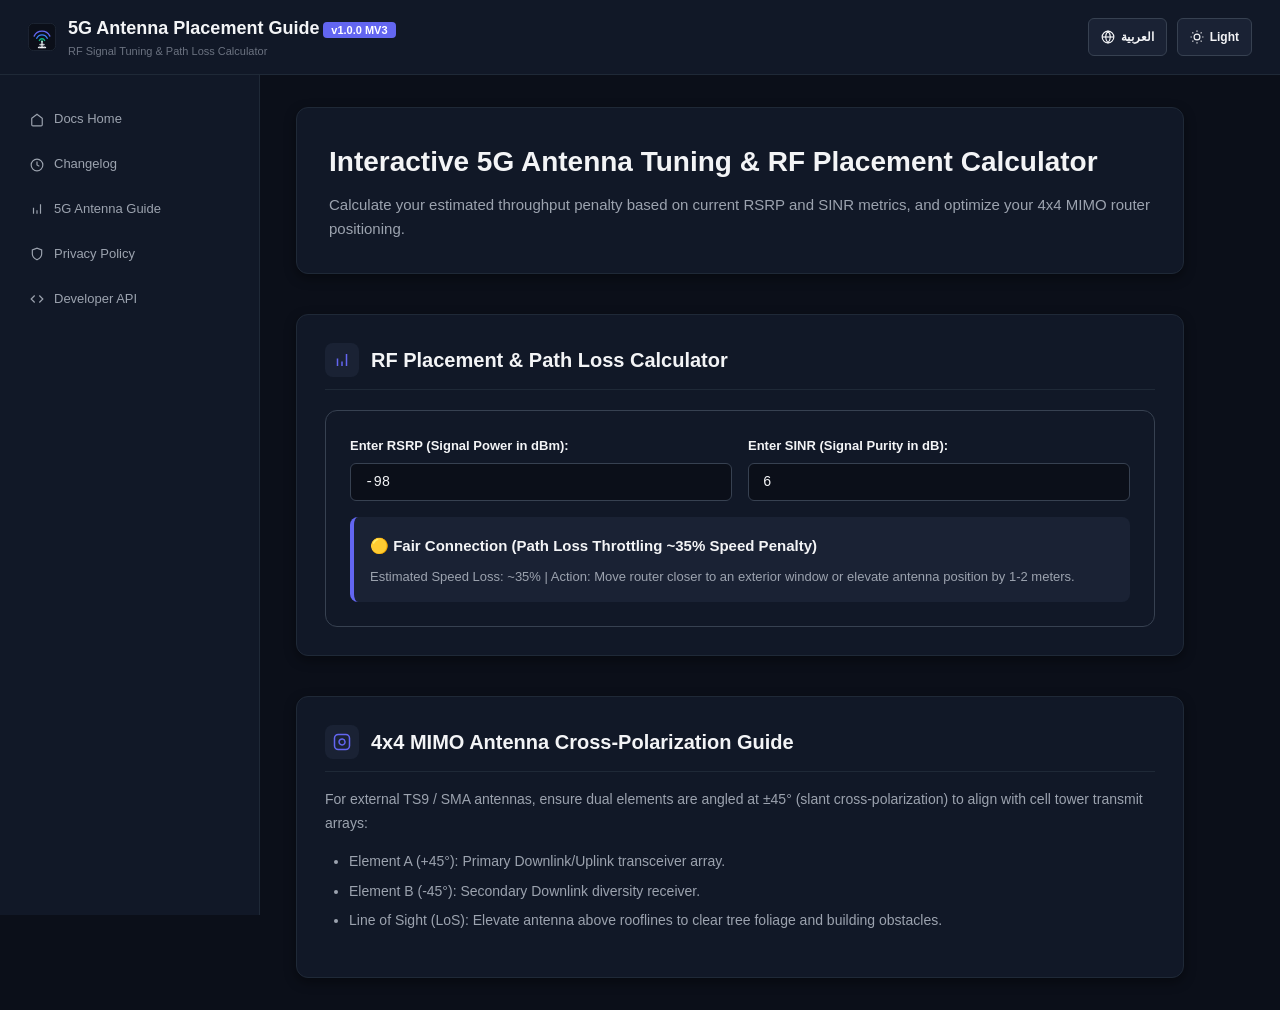
<file: docs/antenna-guide.html>
<!DOCTYPE html>
<html lang="en" dir="ltr" data-theme="dark">
<head>
  <meta charset="UTF-8">
  <meta name="viewport" content="width=device-width, initial-scale=1.0">
  <title>NetPulse - 5G Antenna Placement &amp; Tuning Guide</title>
  <link rel="icon" type="image/png" sizes="128x128" href="assets/Images/icon128.png">
  <link rel="icon" type="image/svg+xml" href="assets/Images/icon.svg">
  <link rel="shortcut icon" href="assets/Images/icon16.png">
  <link rel="stylesheet" href="assets/css/style.css">
  <style>
    .calc-box {
      background-color: var(--bg-card);
      border: 1px solid var(--border-medium);
      border-radius: 12px;
      padding: 24px;
      margin-top: 20px;
      display: flex;
      flex-direction: column;
      gap: 16px;
    }
    .calc-inputs {
      display: grid;
      grid-template-columns: repeat(auto-fit, minmax(200px, 1fr));
      gap: 16px;
    }
    .calc-field {
      display: flex;
      flex-direction: column;
      gap: 6px;
    }
    .calc-field label {
      font-weight: 700;
      font-size: 13px;
      color: var(--text-primary);
    }
    .calc-field input {
      background-color: var(--bg-canvas);
      border: 1px solid var(--border-medium);
      border-radius: 6px;
      padding: 10px 14px;
      color: var(--text-primary);
      font-family: var(--font-mono);
      font-size: 14px;
      outline: none;
    }
    .calc-field input:focus {
      border-color: var(--border-focus);
    }
    .calc-result {
      background-color: var(--bg-subtle);
      border-left: 4px solid var(--accent-indigo);
      border-radius: 8px;
      padding: 16px;
      display: flex;
      flex-direction: column;
      gap: 8px;
    }
    .result-title {
      font-weight: 700;
      font-size: 15px;
      color: var(--text-primary);
    }
    .result-text {
      color: var(--text-secondary);
      font-size: 13px;
      line-height: 1.5;
    }
  </style>
</head>
<body>
  <div class="docs-layout">
    <!-- Header Topbar -->
    <header class="docs-header">
      <div class="header-brand">
        <img src="assets/Images/icon.svg" alt="NetPulse Logo" width="28" height="28" class="brand-logo" style="width: 28px; height: 28px; object-fit: contain;">
        <div class="brand-text-block">
          <div class="brand-row">
            <span class="brand-title" data-i18n="ant_title">5G Antenna Placement Guide</span>
            <span class="version-pill">v1.0.0 MV3</span>
          </div>
          <span class="brand-sub" data-i18n="ant_sub">RF Signal Tuning &amp; Path Loss Calculator</span>
        </div>
      </div>

      <div class="header-actions">
        <!-- Language Switcher -->
        <button id="btn-lang-toggle" class="btn-toggle-switch" type="button" title="Switch Language / تبديل اللغة">
          <svg viewBox="0 0 24 24" width="14" height="14" fill="none" stroke="currentColor" stroke-width="2">
            <circle cx="12" cy="12" r="10"></circle>
            <line x1="2" y1="12" x2="22" y2="12"></line>
            <path d="M12 2a15.3 15.3 0 0 1 4 10 15.3 15.3 0 0 1-4 10 15.3 15.3 0 0 1-4-10 15.3 15.3 0 0 1 4-10z"></path>
          </svg>
          <span id="lang-toggle-text">العربية</span>
        </button>

        <!-- Theme Toggle -->
        <button id="btn-theme-toggle" class="btn-toggle-switch" type="button" title="Toggle Dark/Light Mode">
          <svg viewBox="0 0 24 24" width="14" height="14" fill="none" stroke="currentColor" stroke-width="2">
            <circle cx="12" cy="12" r="5"></circle>
            <line x1="12" y1="1" x2="12" y2="3"></line>
            <line x1="12" y1="21" x2="12.01" y2="23"></line>
            <line x1="4.22" y1="4.22" x2="5.64" y2="5.64"></line>
            <line x1="18.36" y1="18.36" x2="19.78" y2="19.78"></line>
            <line x1="1" y1="12" x2="3" y2="12"></line>
            <line x1="21" y1="12" x2="23" y2="12"></line>
            <line x1="4.22" y1="19.78" x2="5.64" y2="18.36"></line>
            <line x1="18.36" y1="5.64" x2="19.78" y2="4.22"></line>
          </svg>
          <span id="theme-label-text">Light</span>
        </button>
      </div>
    </header>

    <!-- Main Layout -->
    <div class="docs-body">
      <!-- Sidebar Navigation -->
      <aside class="docs-sidebar">
        <nav class="sidebar-nav">
          <a href="index.html" class="sidebar-link">
            <svg viewBox="0 0 24 24" width="14" height="14" fill="none" stroke="currentColor" stroke-width="2">
              <path d="M3 9l9-7 9 7v11a2 2 0 0 1-2 2H5a2 2 0 0 1-2-2z"></path>
            </svg>
            <span data-i18n="nav_docs_home">Docs Home</span>
          </a>
          <a href="changelog.html" class="sidebar-link">
            <svg viewBox="0 0 24 24" width="14" height="14" fill="none" stroke="currentColor" stroke-width="2">
              <circle cx="12" cy="12" r="10"></circle>
              <polyline points="12 6 12 12 16 14"></polyline>
            </svg>
            <span data-i18n="nav_changelog">Changelog</span>
          </a>
          <a href="antenna-guide.html" class="sidebar-link active">
            <svg viewBox="0 0 24 24" width="14" height="14" fill="none" stroke="currentColor" stroke-width="2">
              <path d="M12 20v-6M6 20V10M18 20V4"></path>
            </svg>
            <span data-i18n="nav_antenna">5G Antenna Guide</span>
          </a>
          <a href="privacy.html" class="sidebar-link">
            <svg viewBox="0 0 24 24" width="14" height="14" fill="none" stroke="currentColor" stroke-width="2">
              <path d="M12 22s8-4 8-10V5l-8-3-8 3v7c0 6 8 10 8 10z"></path>
            </svg>
            <span data-i18n="nav_privacy">Privacy Policy</span>
          </a>
          <a href="developer.html" class="sidebar-link">
            <svg viewBox="0 0 24 24" width="14" height="14" fill="none" stroke="currentColor" stroke-width="2">
              <polyline points="16 18 22 12 16 6"></polyline>
              <polyline points="8 6 2 12 8 18"></polyline>
            </svg>
            <span data-i18n="nav_developer">Developer API</span>
          </a>
        </nav>
      </aside>

      <!-- Main Content -->
      <main class="docs-content">
        <section class="docs-hero">
          <h1 class="hero-heading" data-i18n="ant_hero_title">Interactive 5G Antenna Tuning &amp; RF Placement Calculator</h1>
          <p class="hero-desc" data-i18n="ant_hero_desc">
            Calculate your estimated throughput penalty based on current RSRP and SINR metrics, and optimize your 4x4 MIMO router positioning.
          </p>
        </section>

        <!-- Interactive Calculator -->
        <section class="docs-section">
          <div class="section-header">
            <div class="section-icon">
              <svg viewBox="0 0 24 24" width="18" height="18" fill="none" stroke="currentColor" stroke-width="2">
                <path d="M12 20v-6M6 20V10M18 20V4"></path>
              </svg>
            </div>
            <h2 class="section-title" data-i18n="ant_calc_title">RF Placement &amp; Path Loss Calculator</h2>
          </div>
          <div class="section-body">
            <div class="calc-box">
              <div class="calc-inputs">
                <div class="calc-field">
                  <label for="input-rsrp" data-i18n="ant_lbl_rsrp">Enter RSRP (Signal Power in dBm):</label>
                  <input type="number" id="input-rsrp" value="-98" placeholder="-98">
                </div>
                <div class="calc-field">
                  <label for="input-sinr" data-i18n="ant_lbl_sinr">Enter SINR (Signal Purity in dB):</label>
                  <input type="number" id="input-sinr" value="6" placeholder="6">
                </div>
              </div>

              <div id="calc-result-block" class="calc-result">
                <div id="result-rating" class="result-title">Calculating...</div>
                <div id="result-recommendation" class="result-text">Enter values to compute instant feedback.</div>
              </div>
            </div>
          </div>
        </section>

        <!-- MIMO Orientation Guide -->
        <section class="docs-section">
          <div class="section-header">
            <div class="section-icon">
              <svg viewBox="0 0 24 24" width="18" height="18" fill="none" stroke="currentColor" stroke-width="2">
                <rect x="2" y="2" width="20" height="20" rx="5" ry="5"></rect>
                <path d="M16 11.37A4 4 0 1 1 12.63 8 4 4 0 0 1 16 11.37z"></path>
                <line x1="17.5" y1="6.5" x2="17.51" y2="6.5"></line>
              </svg>
            </div>
            <h2 class="section-title" data-i18n="ant_mimo_title">4x4 MIMO Antenna Cross-Polarization Guide</h2>
          </div>
          <div class="section-body">
            <p data-i18n="ant_mimo_desc">
              For external TS9 / SMA antennas (e.g. Poynting, Panorama, QuWireless), ensure dual elements are angled at <strong>±45° (slant cross-polarization)</strong> to align with cell tower transmit arrays:
            </p>
            <ul>
              <li data-i18n="ant_mimo_tip1"><strong>Element A (+45°)</strong>: Primary Downlink/Uplink transceiver array.</li>
              <li data-i18n="ant_mimo_tip2"><strong>Element B (-45°)</strong>: Secondary Downlink diversity receiver.</li>
              <li data-i18n="ant_mimo_tip3"><strong>Line of Sight (LoS)</strong>: Elevate antenna above rooflines to clear tree foliage and building obstacles.</li>
            </ul>
          </div>
        </section>
      </main>
    </div>
  </div>

  <script src="assets/js/script.js"></script>
  <script>
    (function() {
      const inputRsrp = document.getElementById('input-rsrp');
      const inputSinr = document.getElementById('input-sinr');
      const resRating = document.getElementById('result-rating');
      const resRec = document.getElementById('result-recommendation');

      function calculate() {
        const rsrp = parseFloat(inputRsrp.value) || -100;
        const sinr = parseFloat(inputSinr.value) || 0;

        let rating = '';
        let loss = 0;
        let action = '';

        if (rsrp >= -85 && sinr >= 15) {
          rating = '🟢 Excellent Connection Quality (256-QAM Peak Throughput)';
          loss = 0;
          action = 'Your antenna positioning is optimal. No adjustments needed!';
        } else if (rsrp >= -98 && sinr >= 8) {
          rating = '🔵 Good Connection Quality (64-QAM Modulation)';
          loss = 15;
          action = 'Rotate router 10° toward the nearest window to boost SINR past 15 dB.';
        } else if (rsrp >= -108 || sinr >= 2) {
          rating = '🟡 Fair Connection (Path Loss Throttling ~35% Speed Penalty)';
          loss = 35;
          action = 'Move router closer to an exterior window or elevate antenna position by 1-2 meters.';
        } else {
          rating = '🔴 Poor Connection (Severe RF Degradation ~65% Speed Loss)';
          loss = 65;
          action = 'High interference & path loss! Rotate router 20° clockwise away from indoor electronics and microwave appliances.';
        }

        resRating.textContent = rating;
        resRec.textContent = `Estimated Speed Loss: ~${loss}% | Action: ${action}`;
      }

      if (inputRsrp && inputSinr) {
        inputRsrp.addEventListener('input', calculate);
        inputSinr.addEventListener('input', calculate);
        calculate();
      }
    })();
  </script>
</body>
</html>
</file>
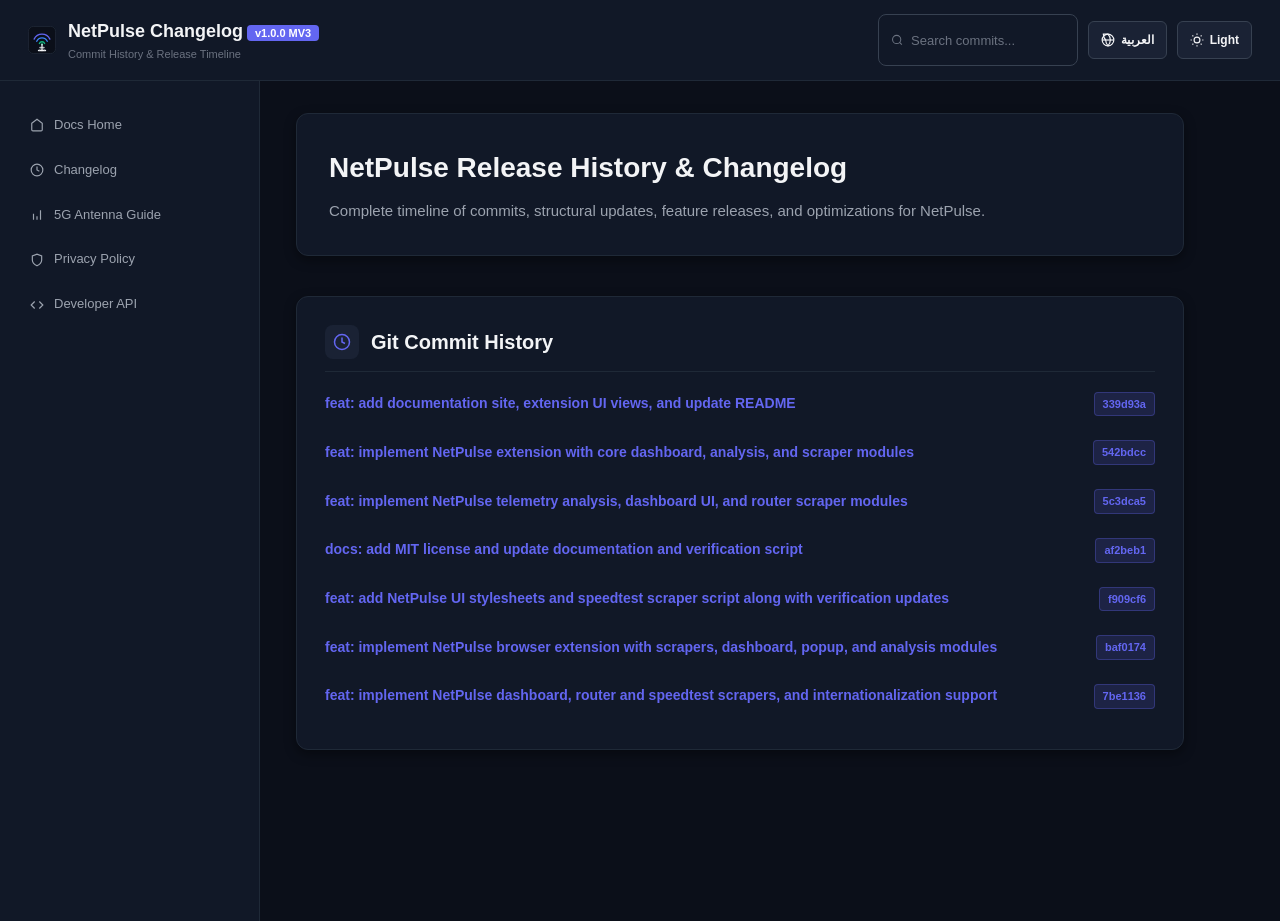
<file: docs/changelog.html>
<!DOCTYPE html>
<html lang="en" dir="ltr" data-theme="dark">
<head>
  <meta charset="UTF-8">
  <meta name="viewport" content="width=device-width, initial-scale=1.0">
  <title>NetPulse - Changelog &amp; Release History</title>
  <link rel="icon" type="image/png" sizes="128x128" href="assets/Images/icon128.png">
  <link rel="icon" type="image/svg+xml" href="assets/Images/icon.svg">
  <link rel="shortcut icon" href="assets/Images/icon16.png">
  <link rel="stylesheet" href="assets/css/style.css">
</head>
<body>
  <div class="docs-layout">
    <!-- Header Topbar -->
    <header class="docs-header">
      <div class="header-brand">
        <img src="assets/Images/icon.svg" alt="NetPulse Logo" width="28" height="28" class="brand-logo" style="width: 28px; height: 28px; object-fit: contain;">
        <div class="brand-text-block">
          <div class="brand-row">
            <span class="brand-title" data-i18n="cl_title">NetPulse Changelog</span>
            <span class="version-pill">v1.0.0 MV3</span>
          </div>
          <span class="brand-sub" data-i18n="cl_sub">Commit History &amp; Release Timeline</span>
        </div>
      </div>

      <div class="header-actions">
        <!-- Live Search Bar -->
        <div class="search-box">
          <svg viewBox="0 0 24 24" width="14" height="14" fill="none" stroke="currentColor" stroke-width="2">
            <circle cx="11" cy="11" r="8"></circle>
            <line x1="21" y1="21" x2="16.65" y2="16.65"></line>
          </svg>
          <input type="text" id="docs-search-input" placeholder="Search commits..." data-i18n-placeholder="search_commits_ph">
        </div>

        <!-- Language Switcher -->
        <button id="btn-lang-toggle" class="btn-toggle-switch" type="button" title="Switch Language / تبديل اللغة">
          <svg viewBox="0 0 24 24" width="14" height="14" fill="none" stroke="currentColor" stroke-width="2">
            <circle cx="12" cy="12" r="10"></circle>
            <line x1="2" y1="12" x2="22" y2="12"></line>
            <path d="M12 2a15.3 15.3 0 0 1 4 10 15.3 15.3 0 0 1-4 10 15.3 15.3 0 0 1-4-10 15.3 15.3 0 0 1-4-10z"></path>
          </svg>
          <span id="lang-toggle-text">العربية</span>
        </button>

        <!-- Theme Toggle -->
        <button id="btn-theme-toggle" class="btn-toggle-switch" type="button" title="Toggle Dark/Light Mode">
          <svg viewBox="0 0 24 24" width="14" height="14" fill="none" stroke="currentColor" stroke-width="2">
            <circle cx="12" cy="12" r="5"></circle>
            <line x1="12" y1="1" x2="12" y2="3"></line>
            <line x1="12" y1="21" x2="12.01" y2="23"></line>
            <line x1="4.22" y1="4.22" x2="5.64" y2="5.64"></line>
            <line x1="18.36" y1="18.36" x2="19.78" y2="19.78"></line>
            <line x1="1" y1="12" x2="3" y2="12"></line>
            <line x1="21" y1="12" x2="23" y2="12"></line>
            <line x1="4.22" y1="19.78" x2="5.64" y2="18.36"></line>
            <line x1="18.36" y1="5.64" x2="19.78" y2="4.22"></line>
          </svg>
          <span id="theme-label-text">Light</span>
        </button>
      </div>
    </header>

    <!-- Main Body -->
    <div class="docs-body">
      <!-- Sidebar Navigation -->
      <aside class="docs-sidebar">
        <nav class="sidebar-nav">
          <a href="index.html" class="sidebar-link">
            <svg viewBox="0 0 24 24" width="14" height="14" fill="none" stroke="currentColor" stroke-width="2">
              <path d="M3 9l9-7 9 7v11a2 2 0 0 1-2 2H5a2 2 0 0 1-2-2z"></path>
            </svg>
            <span data-i18n="nav_docs_home">Docs Home</span>
          </a>
          <a href="changelog.html" class="sidebar-link active">
            <svg viewBox="0 0 24 24" width="14" height="14" fill="none" stroke="currentColor" stroke-width="2">
              <circle cx="12" cy="12" r="10"></circle>
              <polyline points="12 6 12 12 16 14"></polyline>
            </svg>
            <span data-i18n="nav_changelog">Changelog</span>
          </a>
          <a href="antenna-guide.html" class="sidebar-link">
            <svg viewBox="0 0 24 24" width="14" height="14" fill="none" stroke="currentColor" stroke-width="2">
              <path d="M12 20v-6M6 20V10M18 20V4"></path>
            </svg>
            <span data-i18n="nav_antenna">5G Antenna Guide</span>
          </a>
          <a href="privacy.html" class="sidebar-link">
            <svg viewBox="0 0 24 24" width="14" height="14" fill="none" stroke="currentColor" stroke-width="2">
              <path d="M12 22s8-4 8-10V5l-8-3-8 3v7c0 6 8 10 8 10z"></path>
            </svg>
            <span data-i18n="nav_privacy">Privacy Policy</span>
          </a>
          <a href="developer.html" class="sidebar-link">
            <svg viewBox="0 0 24 24" width="14" height="14" fill="none" stroke="currentColor" stroke-width="2">
              <polyline points="16 18 22 12 16 6"></polyline>
              <polyline points="8 6 2 12 8 18"></polyline>
            </svg>
            <span data-i18n="nav_developer">Developer API</span>
          </a>
        </nav>
      </aside>

      <!-- Main Content -->
      <main class="docs-content">
        <section class="docs-hero">
          <h1 class="hero-heading" data-i18n="cl_hero_title">NetPulse Release History &amp; Changelog</h1>
          <p class="hero-desc" data-i18n="cl_hero_desc">
            Complete timeline of commits, structural updates, feature releases, and optimizations for NetPulse.
          </p>
        </section>

        <section class="docs-section">
          <div class="section-header">
            <div class="section-icon">
              <svg viewBox="0 0 24 24" width="18" height="18" fill="none" stroke="currentColor" stroke-width="2">
                <circle cx="12" cy="12" r="10"></circle>
                <polyline points="12 6 12 12 16 14"></polyline>
              </svg>
            </div>
            <h2 class="section-title" data-i18n="cl_sec_commits">Git Commit History</h2>
          </div>
          <div class="section-body">
            <div class="faq-accordion">
              <!-- New Commit -->
              <div class="doc-card" style="margin-bottom: 12px;">
                <div style="display: flex; align-items: center; justify-content: space-between; gap: 12px; flex-wrap: wrap;">
                  <a href="https://github.com/ZerroDevs/NetPulse/commit/339d93a860f99d5436fb457b0f164cc3a0e4cc52" target="_blank" rel="noopener noreferrer" style="font-weight: 700; color: var(--accent-indigo); text-decoration: none; font-size: 14px;">
                    feat: add documentation site, extension UI views, and update README
                  </a>
                  <span class="gateway-badge">339d93a</span>
                </div>
              </div>

              <!-- Commit 1 -->
              <div class="doc-card" style="margin-bottom: 12px;">
                <div style="display: flex; align-items: center; justify-content: space-between; gap: 12px; flex-wrap: wrap;">
                  <a href="https://github.com/ZerroDevs/NetPulse/commit/542bdcce0828dac163e0393e43fd5a98352960f6" target="_blank" rel="noopener noreferrer" style="font-weight: 700; color: var(--accent-indigo); text-decoration: none; font-size: 14px;">
                    feat: implement NetPulse extension with core dashboard, analysis, and scraper modules
                  </a>
                  <span class="gateway-badge">542bdcc</span>
                </div>
              </div>

              <!-- Commit 2 -->
              <div class="doc-card" style="margin-bottom: 12px;">
                <div style="display: flex; align-items: center; justify-content: space-between; gap: 12px; flex-wrap: wrap;">
                  <a href="https://github.com/ZerroDevs/NetPulse/commit/5c3dca51ea4a20a375a1ed4487d167b824d80a01" target="_blank" rel="noopener noreferrer" style="font-weight: 700; color: var(--accent-indigo); text-decoration: none; font-size: 14px;">
                    feat: implement NetPulse telemetry analysis, dashboard UI, and router scraper modules
                  </a>
                  <span class="gateway-badge">5c3dca5</span>
                </div>
              </div>

              <!-- Commit 3 -->
              <div class="doc-card" style="margin-bottom: 12px;">
                <div style="display: flex; align-items: center; justify-content: space-between; gap: 12px; flex-wrap: wrap;">
                  <a href="https://github.com/ZerroDevs/NetPulse/commit/af2beb1f9df66e131704780fd1aa279ac570adf7" target="_blank" rel="noopener noreferrer" style="font-weight: 700; color: var(--accent-indigo); text-decoration: none; font-size: 14px;">
                    docs: add MIT license and update documentation and verification script
                  </a>
                  <span class="gateway-badge">af2beb1</span>
                </div>
              </div>

              <!-- Commit 4 -->
              <div class="doc-card" style="margin-bottom: 12px;">
                <div style="display: flex; align-items: center; justify-content: space-between; gap: 12px; flex-wrap: wrap;">
                  <a href="https://github.com/ZerroDevs/NetPulse/commit/f909cf6c688818421e581707dd70deb5bb837b06" target="_blank" rel="noopener noreferrer" style="font-weight: 700; color: var(--accent-indigo); text-decoration: none; font-size: 14px;">
                    feat: add NetPulse UI stylesheets and speedtest scraper script along with verification updates
                  </a>
                  <span class="gateway-badge">f909cf6</span>
                </div>
              </div>

              <!-- Commit 5 -->
              <div class="doc-card" style="margin-bottom: 12px;">
                <div style="display: flex; align-items: center; justify-content: space-between; gap: 12px; flex-wrap: wrap;">
                  <a href="https://github.com/ZerroDevs/NetPulse/commit/baf0174fd1cbeae27bc4360c1becb22df82e2e81" target="_blank" rel="noopener noreferrer" style="font-weight: 700; color: var(--accent-indigo); text-decoration: none; font-size: 14px;">
                    feat: implement NetPulse browser extension with scrapers, dashboard, popup, and analysis modules
                  </a>
                  <span class="gateway-badge">baf0174</span>
                </div>
              </div>

              <!-- Commit 6 -->
              <div class="doc-card" style="margin-bottom: 12px;">
                <div style="display: flex; align-items: center; justify-content: space-between; gap: 12px; flex-wrap: wrap;">
                  <a href="https://github.com/ZerroDevs/NetPulse/commit/7be1136a924bc5ee98952d7dbdf2be211a4277a0" target="_blank" rel="noopener noreferrer" style="font-weight: 700; color: var(--accent-indigo); text-decoration: none; font-size: 14px;">
                    feat: implement NetPulse dashboard, router and speedtest scrapers, and internationalization support
                  </a>
                  <span class="gateway-badge">7be1136</span>
                </div>
              </div>
            </div>
          </div>
        </section>
      </main>
    </div>
  </div>

  <script src="assets/js/script.js"></script>
</body>
</html>
</file>
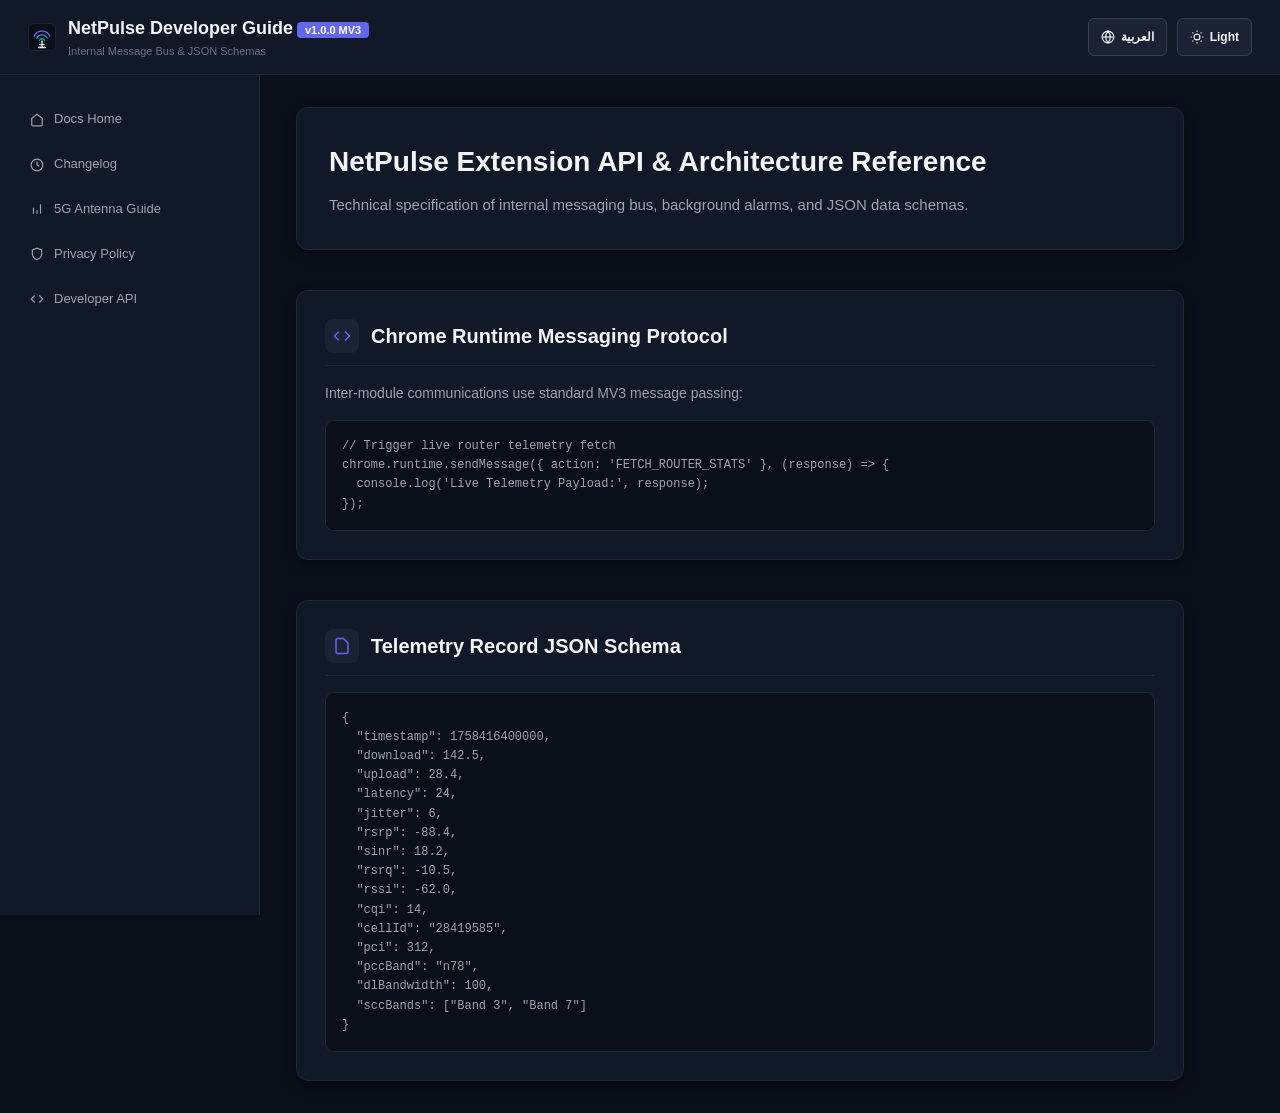
<file: docs/developer.html>
<!DOCTYPE html>
<html lang="en" dir="ltr" data-theme="dark">
<head>
  <meta charset="UTF-8">
  <meta name="viewport" content="width=device-width, initial-scale=1.0">
  <title>NetPulse - Developer API &amp; Architecture Guide</title>
  <link rel="icon" type="image/png" sizes="128x128" href="assets/Images/icon128.png">
  <link rel="icon" type="image/svg+xml" href="assets/Images/icon.svg">
  <link rel="shortcut icon" href="assets/Images/icon16.png">
  <link rel="stylesheet" href="assets/css/style.css">
</head>
<body>
  <div class="docs-layout">
    <!-- Header Topbar -->
    <header class="docs-header">
      <div class="header-brand">
        <img src="assets/Images/icon.svg" alt="NetPulse Logo" width="28" height="28" class="brand-logo" style="width: 28px; height: 28px; object-fit: contain;">
        <div class="brand-text-block">
          <div class="brand-row">
            <span class="brand-title" data-i18n="dev_title">NetPulse Developer Guide</span>
            <span class="version-pill">v1.0.0 MV3</span>
          </div>
          <span class="brand-sub" data-i18n="dev_sub">Internal Message Bus &amp; JSON Schemas</span>
        </div>
      </div>

      <div class="header-actions">
        <!-- Language Switcher -->
        <button id="btn-lang-toggle" class="btn-toggle-switch" type="button" title="Switch Language / تبديل اللغة">
          <svg viewBox="0 0 24 24" width="14" height="14" fill="none" stroke="currentColor" stroke-width="2">
            <circle cx="12" cy="12" r="10"></circle>
            <line x1="2" y1="12" x2="22" y2="12"></line>
            <path d="M12 2a15.3 15.3 0 0 1 4 10 15.3 15.3 0 0 1-4 10 15.3 15.3 0 0 1-4-10 15.3 15.3 0 0 1 4-10z"></path>
          </svg>
          <span id="lang-toggle-text">العربية</span>
        </button>

        <!-- Theme Toggle -->
        <button id="btn-theme-toggle" class="btn-toggle-switch" type="button" title="Toggle Dark/Light Mode">
          <svg viewBox="0 0 24 24" width="14" height="14" fill="none" stroke="currentColor" stroke-width="2">
            <circle cx="12" cy="12" r="5"></circle>
            <line x1="12" y1="1" x2="12" y2="3"></line>
            <line x1="12" y1="21" x2="12.01" y2="23"></line>
            <line x1="4.22" y1="4.22" x2="5.64" y2="5.64"></line>
            <line x1="18.36" y1="18.36" x2="19.78" y2="19.78"></line>
            <line x1="1" y1="12" x2="3" y2="12"></line>
            <line x1="21" y1="12" x2="23" y2="12"></line>
            <line x1="4.22" y1="19.78" x2="5.64" y2="18.36"></line>
            <line x1="18.36" y1="5.64" x2="19.78" y2="4.22"></line>
          </svg>
          <span id="theme-label-text">Light</span>
        </button>
      </div>
    </header>

    <!-- Main Layout -->
    <div class="docs-body">
      <!-- Sidebar Navigation -->
      <aside class="docs-sidebar">
        <nav class="sidebar-nav">
          <a href="index.html" class="sidebar-link">
            <svg viewBox="0 0 24 24" width="14" height="14" fill="none" stroke="currentColor" stroke-width="2">
              <path d="M3 9l9-7 9 7v11a2 2 0 0 1-2 2H5a2 2 0 0 1-2-2z"></path>
            </svg>
            <span data-i18n="nav_docs_home">Docs Home</span>
          </a>
          <a href="changelog.html" class="sidebar-link">
            <svg viewBox="0 0 24 24" width="14" height="14" fill="none" stroke="currentColor" stroke-width="2">
              <circle cx="12" cy="12" r="10"></circle>
              <polyline points="12 6 12 12 16 14"></polyline>
            </svg>
            <span data-i18n="nav_changelog">Changelog</span>
          </a>
          <a href="antenna-guide.html" class="sidebar-link">
            <svg viewBox="0 0 24 24" width="14" height="14" fill="none" stroke="currentColor" stroke-width="2">
              <path d="M12 20v-6M6 20V10M18 20V4"></path>
            </svg>
            <span data-i18n="nav_antenna">5G Antenna Guide</span>
          </a>
          <a href="privacy.html" class="sidebar-link">
            <svg viewBox="0 0 24 24" width="14" height="14" fill="none" stroke="currentColor" stroke-width="2">
              <path d="M12 22s8-4 8-10V5l-8-3-8 3v7c0 6 8 10 8 10z"></path>
            </svg>
            <span data-i18n="nav_privacy">Privacy Policy</span>
          </a>
          <a href="developer.html" class="sidebar-link active">
            <svg viewBox="0 0 24 24" width="14" height="14" fill="none" stroke="currentColor" stroke-width="2">
              <polyline points="16 18 22 12 16 6"></polyline>
              <polyline points="8 6 2 12 8 18"></polyline>
            </svg>
            <span data-i18n="nav_developer">Developer API</span>
          </a>
        </nav>
      </aside>

      <!-- Main Content -->
      <main class="docs-content">
        <section class="docs-hero">
          <h1 class="hero-heading" data-i18n="dev_hero_title">NetPulse Extension API &amp; Architecture Reference</h1>
          <p class="hero-desc" data-i18n="dev_hero_desc">
            Technical specification of internal messaging bus, background alarms, and JSON data schemas.
          </p>
        </section>

        <!-- Message Bus -->
        <section class="docs-section">
          <div class="section-header">
            <div class="section-icon">
              <svg viewBox="0 0 24 24" width="18" height="18" fill="none" stroke="currentColor" stroke-width="2">
                <polyline points="16 18 22 12 16 6"></polyline>
                <polyline points="8 6 2 12 8 18"></polyline>
              </svg>
            </div>
            <h2 class="section-title">Chrome Runtime Messaging Protocol</h2>
          </div>
          <div class="section-body">
            <p>Inter-module communications use standard MV3 message passing:</p>
            <div class="isp-prompt-code">// Trigger live router telemetry fetch
chrome.runtime.sendMessage({ action: 'FETCH_ROUTER_STATS' }, (response) => {
  console.log('Live Telemetry Payload:', response);
});</div>
          </div>
        </section>

        <!-- JSON Schema -->
        <section class="docs-section">
          <div class="section-header">
            <div class="section-icon">
              <svg viewBox="0 0 24 24" width="18" height="18" fill="none" stroke="currentColor" stroke-width="2">
                <path d="M14 2H6a2 2 0 0 0-2 2v16a2 2 0 0 0 2 2h12a2 2 0 0 0 2-2V8z"></path>
              </svg>
            </div>
            <h2 class="section-title">Telemetry Record JSON Schema</h2>
          </div>
          <div class="section-body">
            <div class="isp-prompt-code">{
  "timestamp": 1758416400000,
  "download": 142.5,
  "upload": 28.4,
  "latency": 24,
  "jitter": 6,
  "rsrp": -88.4,
  "sinr": 18.2,
  "rsrq": -10.5,
  "rssi": -62.0,
  "cqi": 14,
  "cellId": "28419585",
  "pci": 312,
  "pccBand": "n78",
  "dlBandwidth": 100,
  "sccBands": ["Band 3", "Band 7"]
}</div>
          </div>
        </section>
      </main>
    </div>
  </div>

  <script src="assets/js/script.js"></script>
</body>
</html>
</file>
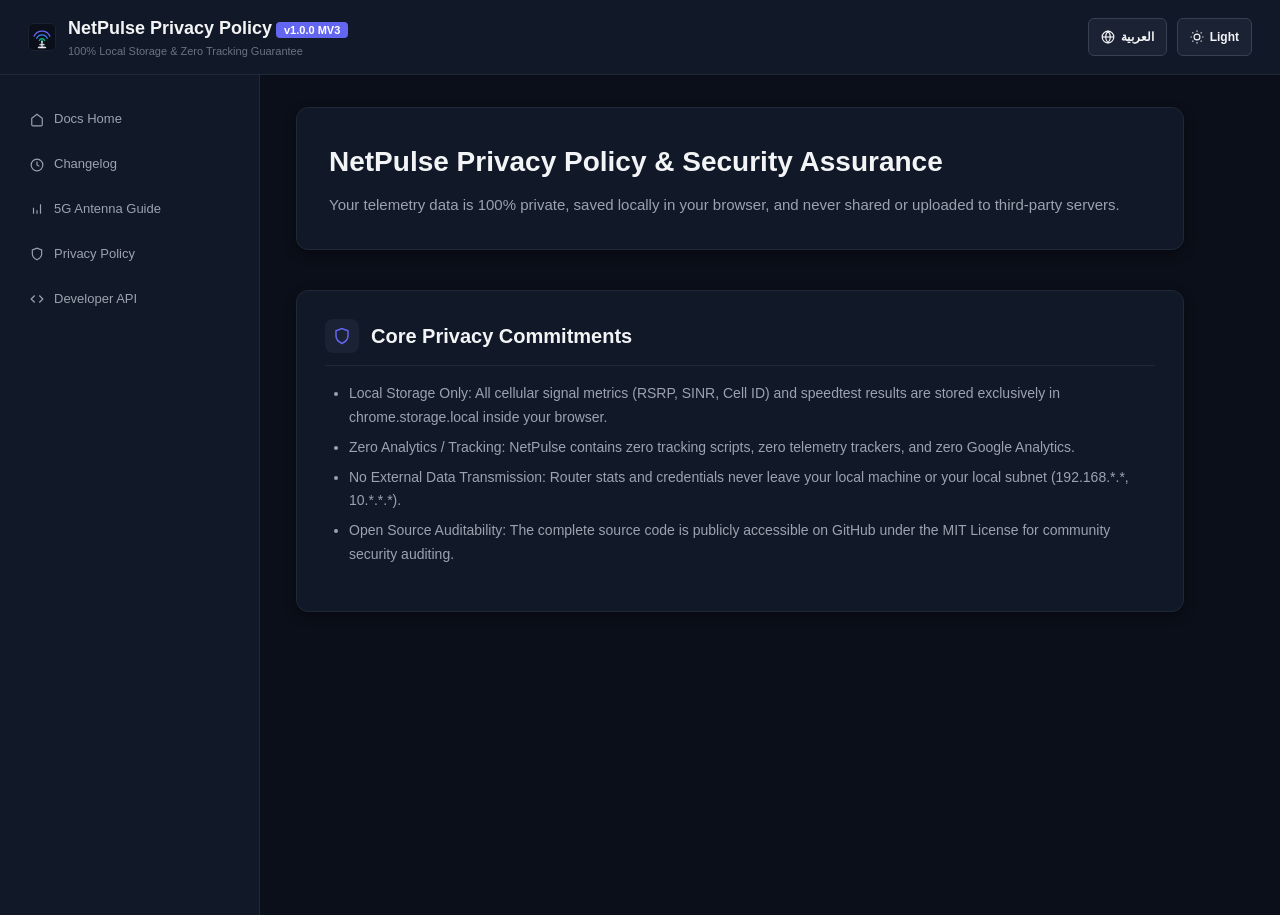
<file: docs/privacy.html>
<!DOCTYPE html>
<html lang="en" dir="ltr" data-theme="dark">
<head>
  <meta charset="UTF-8">
  <meta name="viewport" content="width=device-width, initial-scale=1.0">
  <title>NetPulse - Privacy Policy &amp; Security Guarantee</title>
  <link rel="icon" type="image/png" sizes="128x128" href="assets/Images/icon128.png">
  <link rel="icon" type="image/svg+xml" href="assets/Images/icon.svg">
  <link rel="shortcut icon" href="assets/Images/icon16.png">
  <link rel="stylesheet" href="assets/css/style.css">
</head>
<body>
  <div class="docs-layout">
    <!-- Header Topbar -->
    <header class="docs-header">
      <div class="header-brand">
        <img src="assets/Images/icon.svg" alt="NetPulse Logo" width="28" height="28" class="brand-logo" style="width: 28px; height: 28px; object-fit: contain;">
        <div class="brand-text-block">
          <div class="brand-row">
            <span class="brand-title" data-i18n="priv_title">NetPulse Privacy Policy</span>
            <span class="version-pill">v1.0.0 MV3</span>
          </div>
          <span class="brand-sub" data-i18n="priv_sub">100% Local Storage &amp; Zero Tracking Guarantee</span>
        </div>
      </div>

      <div class="header-actions">
        <!-- Language Switcher -->
        <button id="btn-lang-toggle" class="btn-toggle-switch" type="button" title="Switch Language / تبديل اللغة">
          <svg viewBox="0 0 24 24" width="14" height="14" fill="none" stroke="currentColor" stroke-width="2">
            <circle cx="12" cy="12" r="10"></circle>
            <line x1="2" y1="12" x2="22" y2="12"></line>
            <path d="M12 2a15.3 15.3 0 0 1 4 10 15.3 15.3 0 0 1-4 10 15.3 15.3 0 0 1-4-10 15.3 15.3 0 0 1 4-10z"></path>
          </svg>
          <span id="lang-toggle-text">العربية</span>
        </button>

        <!-- Theme Toggle -->
        <button id="btn-theme-toggle" class="btn-toggle-switch" type="button" title="Toggle Dark/Light Mode">
          <svg viewBox="0 0 24 24" width="14" height="14" fill="none" stroke="currentColor" stroke-width="2">
            <circle cx="12" cy="12" r="5"></circle>
            <line x1="12" y1="1" x2="12" y2="3"></line>
            <line x1="12" y1="21" x2="12.01" y2="23"></line>
            <line x1="4.22" y1="4.22" x2="5.64" y2="5.64"></line>
            <line x1="18.36" y1="18.36" x2="19.78" y2="19.78"></line>
            <line x1="1" y1="12" x2="3" y2="12"></line>
            <line x1="21" y1="12" x2="23" y2="12"></line>
            <line x1="4.22" y1="19.78" x2="5.64" y2="18.36"></line>
            <line x1="18.36" y1="5.64" x2="19.78" y2="4.22"></line>
          </svg>
          <span id="theme-label-text">Light</span>
        </button>
      </div>
    </header>

    <!-- Main Layout -->
    <div class="docs-body">
      <!-- Sidebar Navigation -->
      <aside class="docs-sidebar">
        <nav class="sidebar-nav">
          <a href="index.html" class="sidebar-link">
            <svg viewBox="0 0 24 24" width="14" height="14" fill="none" stroke="currentColor" stroke-width="2">
              <path d="M3 9l9-7 9 7v11a2 2 0 0 1-2 2H5a2 2 0 0 1-2-2z"></path>
            </svg>
            <span data-i18n="nav_docs_home">Docs Home</span>
          </a>
          <a href="changelog.html" class="sidebar-link">
            <svg viewBox="0 0 24 24" width="14" height="14" fill="none" stroke="currentColor" stroke-width="2">
              <circle cx="12" cy="12" r="10"></circle>
              <polyline points="12 6 12 12 16 14"></polyline>
            </svg>
            <span data-i18n="nav_changelog">Changelog</span>
          </a>
          <a href="antenna-guide.html" class="sidebar-link">
            <svg viewBox="0 0 24 24" width="14" height="14" fill="none" stroke="currentColor" stroke-width="2">
              <path d="M12 20v-6M6 20V10M18 20V4"></path>
            </svg>
            <span data-i18n="nav_antenna">5G Antenna Guide</span>
          </a>
          <a href="privacy.html" class="sidebar-link active">
            <svg viewBox="0 0 24 24" width="14" height="14" fill="none" stroke="currentColor" stroke-width="2">
              <path d="M12 22s8-4 8-10V5l-8-3-8 3v7c0 6 8 10 8 10z"></path>
            </svg>
            <span data-i18n="nav_privacy">Privacy Policy</span>
          </a>
          <a href="developer.html" class="sidebar-link">
            <svg viewBox="0 0 24 24" width="14" height="14" fill="none" stroke="currentColor" stroke-width="2">
              <polyline points="16 18 22 12 16 6"></polyline>
              <polyline points="8 6 2 12 8 18"></polyline>
            </svg>
            <span data-i18n="nav_developer">Developer API</span>
          </a>
        </nav>
      </aside>

      <!-- Main Content -->
      <main class="docs-content">
        <section class="docs-hero">
          <h1 class="hero-heading" data-i18n="priv_hero_title">NetPulse Privacy Policy &amp; Security Assurance</h1>
          <p class="hero-desc" data-i18n="priv_hero_desc">
            Your telemetry data is 100% private, saved locally in your browser, and never shared or uploaded to third-party servers.
          </p>
        </section>

        <section class="docs-section">
          <div class="section-header">
            <div class="section-icon">
              <svg viewBox="0 0 24 24" width="18" height="18" fill="none" stroke="currentColor" stroke-width="2">
                <path d="M12 22s8-4 8-10V5l-8-3-8 3v7c0 6 8 10 8 10z"></path>
              </svg>
            </div>
            <h2 class="section-title" data-i18n="priv_sec_guarantee">Core Privacy Commitments</h2>
          </div>
          <div class="section-body">
            <ul>
              <li data-i18n="priv_p1"><strong>Local Storage Only:</strong> All cellular signal metrics (RSRP, SINR, Cell ID) and speedtest results are stored exclusively in <code>chrome.storage.local</code> inside your browser.</li>
              <li data-i18n="priv_p2"><strong>Zero Analytics / Tracking:</strong> NetPulse contains zero tracking scripts, zero telemetry trackers, and zero Google Analytics.</li>
              <li data-i18n="priv_p3"><strong>No External Data Transmission:</strong> Router stats and credentials never leave your local machine or your local subnet (`192.168.*.*`, `10.*.*.*`).</li>
              <li data-i18n="priv_p4"><strong>Open Source Auditability:</strong> The complete source code is publicly accessible on GitHub under the MIT License for community security auditing.</li>
            </ul>
          </div>
        </section>
      </main>
    </div>
  </div>

  <script src="assets/js/script.js"></script>
</body>
</html>
</file>
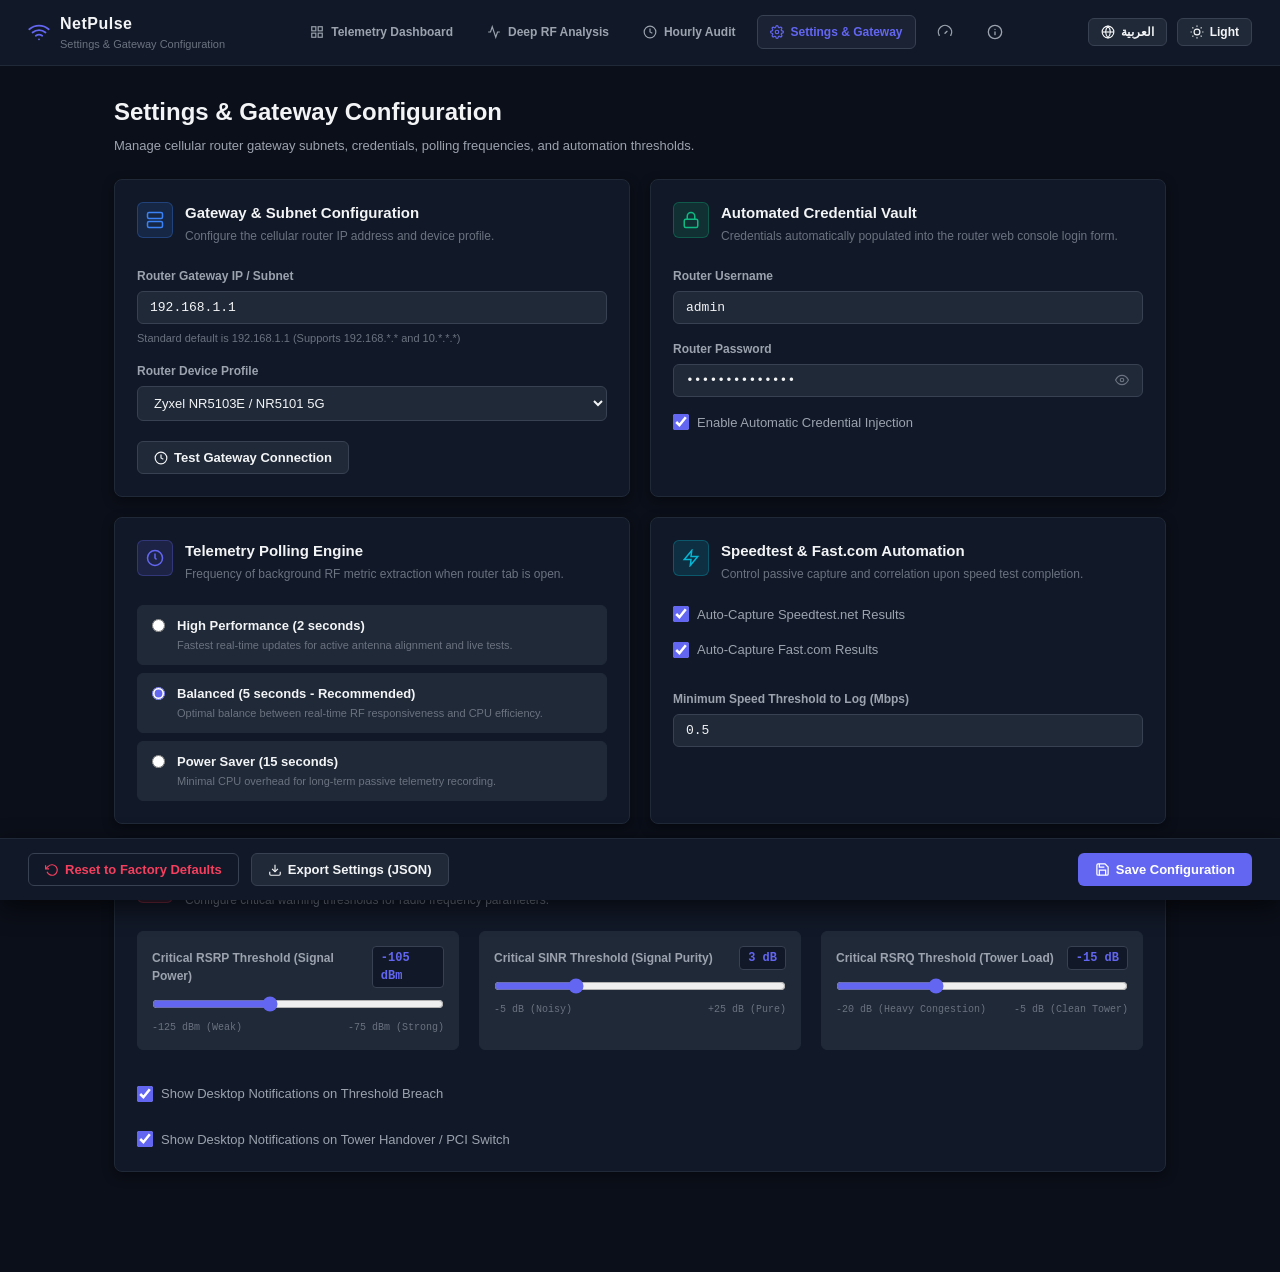
<file: options/options.html>
<!DOCTYPE html>
<html lang="en" dir="ltr" data-theme="dark">
<head>
  <meta charset="UTF-8">
  <meta name="viewport" content="width=device-width, initial-scale=1.0">
  <title>NetPulse - Settings &amp; Gateway Configuration</title>
  <link rel="stylesheet" href="options.css">
</head>
<body>
  <div class="app-layout">
    <!-- Top Navigation Bar -->
    <header class="topbar">
      <div class="topbar-left">
        <div class="topbar-brand">
          <svg class="brand-svg" viewBox="0 0 24 24" width="22" height="22" fill="none" stroke="#6366f1" stroke-width="2" stroke-linecap="round" stroke-linejoin="round">
            <path d="M5 12.55a11 11 0 0 1 14.08 0"></path>
            <path d="M1.42 9a16 16 0 0 1 21.16 0"></path>
            <path d="M8.53 16.11a6 6 0 0 1 6.95 0"></path>
            <line x1="12" y1="20" x2="12.01" y2="20"></line>
          </svg>
          <div class="brand-text">
            <span class="brand-title" data-i18n="brand_name">NetPulse</span>
            <span class="brand-sub" data-i18n="options_title">Settings &amp; Gateway Configuration</span>
          </div>
        </div>
      </div>

      <!-- Navigation Links -->
      <nav class="topbar-nav">
        <a href="../dashboard/dashboard.html" class="nav-link">
          <svg viewBox="0 0 24 24" width="14" height="14" fill="none" stroke="currentColor" stroke-width="2">
            <rect x="3" y="3" width="7" height="7"></rect>
            <rect x="14" y="3" width="7" height="7"></rect>
            <rect x="14" y="14" width="7" height="7"></rect>
            <rect x="3" y="14" width="7" height="7"></rect>
          </svg>
          <span data-i18n="nav_dashboard">Telemetry Dashboard</span>
        </a>
        <a href="../analysis/analysis.html" class="nav-link">
          <svg viewBox="0 0 24 24" width="14" height="14" fill="none" stroke="currentColor" stroke-width="2">
            <polyline points="22 12 18 12 15 21 9 3 6 12 2 12"></polyline>
          </svg>
          <span data-i18n="nav_analysis">Deep RF Analysis</span>
        </a>
        <a href="../history/history.html" class="nav-link">
          <svg viewBox="0 0 24 24" width="14" height="14" fill="none" stroke="currentColor" stroke-width="2">
            <circle cx="12" cy="12" r="10"></circle>
            <polyline points="12 6 12 12 16 14"></polyline>
          </svg>
          <span data-i18n="nav_history">Hourly Audit</span>
        </a>
        <a href="options.html" class="nav-link nav-link-active">
          <svg viewBox="0 0 24 24" width="14" height="14" fill="none" stroke="currentColor" stroke-width="2">
            <circle cx="12" cy="12" r="3"></circle>
            <path d="M19.4 15a1.65 1.65 0 0 0 .33 1.82l.06.06a2 2 0 0 1 0 2.83 2 2 0 0 1-2.83 0l-.06-.06a1.65 1.65 0 0 0-1.82-.33 1.65 1.65 0 0 0-1 1.51V21a2 2 0 0 1-2 2 2 2 0 0 1-2-2v-.09A1.65 1.65 0 0 0 9 19.4a1.65 1.65 0 0 0-1.82.33l-.06.06a2 2 0 0 1-2.83 0 2 2 0 0 1 0-2.83l.06-.06a1.65 1.65 0 0 0 .33-1.82 1.65 1.65 0 0 0-1.51-1H3a2 2 0 0 1-2-2 2 2 0 0 1 2-2h.09A1.65 1.65 0 0 0 4.6 9a1.65 1.65 0 0 0-.33-1.82l-.06-.06a2 2 0 0 1 0-2.83 2 2 0 0 1 2.83 0l.06.06a1.65 1.65 0 0 0 1.82.33H9a1.65 1.65 0 0 0 1-1.51V3a2 2 0 0 1 2-2 2 2 0 0 1 2 2v.09a1.65 1.65 0 0 0 1 1.51 1.65 1.65 0 0 0 1.82-.33l.06-.06a2 2 0 0 1 2.83 0 2 2 0 0 1 0 2.83l-.06.06a1.65 1.65 0 0 0-.33 1.82V9a1.65 1.65 0 0 0 1.51 1H21a2 2 0 0 1 2 2 2 2 0 0 1-2 2h-.09a1.65 1.65 0 0 0-1.51 1z"></path>
          </svg>
          <span data-i18n="nav_options">Settings &amp; Gateway</span>
        </a>
        <a href="../speedtest/speedtest.html" class="nav-link nav-link-icon-only" title="NetPulse Mini Speedtest" data-i18n-title="nav_speedtest">
          <svg viewBox="0 0 24 24" width="16" height="16" fill="none" stroke="currentColor" stroke-width="2" stroke-linecap="round" stroke-linejoin="round">
            <path d="M12 14l3-3"></path>
            <path d="M3.34 17a10 10 0 1 1 17.32 0"></path>
          </svg>
        </a>
        <a href="../about/about.html" class="nav-link nav-link-icon-only" title="About &amp; Developer Info" data-i18n-title="nav_about">
          <svg viewBox="0 0 24 24" width="16" height="16" fill="none" stroke="currentColor" stroke-width="2" stroke-linecap="round" stroke-linejoin="round">
            <circle cx="12" cy="12" r="10"></circle>
            <line x1="12" y1="16" x2="12" y2="12"></line>
            <line x1="12" y1="8" x2="12.01" y2="8"></line>
          </svg>
        </a>
      </nav>

      <div class="topbar-actions">
        <!-- Language Switcher -->
        <button id="btn-lang-toggle" class="btn-toggle-switch" type="button" title="Switch Language / تبديل اللغة">
          <svg viewBox="0 0 24 24" width="14" height="14" fill="none" stroke="currentColor" stroke-width="2">
            <circle cx="12" cy="12" r="10"></circle>
            <line x1="2" y1="12" x2="22" y2="12"></line>
            <path d="M12 2a15.3 15.3 0 0 1 4 10 15.3 15.3 0 0 1-4 10 15.3 15.3 0 0 1-4-10 15.3 15.3 0 0 1 4-10z"></path>
          </svg>
          <span id="lang-toggle-text">العربية</span>
        </button>

        <!-- Theme Toggle -->
        <button id="btn-theme-toggle" class="btn-toggle-switch" type="button" title="Toggle Dark/Light Mode">
          <svg id="theme-icon-sun" viewBox="0 0 24 24" width="14" height="14" fill="none" stroke="currentColor" stroke-width="2">
            <circle cx="12" cy="12" r="5"></circle>
            <line x1="12" y1="1" x2="12" y2="3"></line>
            <line x1="12" y1="21" x2="12" y2="23"></line>
            <line x1="4.22" y1="4.22" x2="5.64" y2="5.64"></line>
            <line x1="18.36" y1="18.36" x2="19.78" y2="19.78"></line>
            <line x1="1" y1="12" x2="3" y2="12"></line>
            <line x1="21" y1="12" x2="23" y2="12"></line>
            <line x1="4.22" y1="19.78" x2="5.64" y2="18.36"></line>
            <line x1="18.36" y1="5.64" x2="19.78" y2="4.22"></line>
          </svg>
          <span id="theme-label-text">Light</span>
        </button>
      </div>
    </header>

    <!-- Main Content Container -->
    <main class="options-container">
      <div class="page-header-block">
        <h1 class="page-title" data-i18n="options_title">Settings &amp; Gateway Configuration</h1>
        <p class="page-subtitle" data-i18n="options_subtitle">Manage cellular router gateway subnets, credentials, polling frequencies, and automation thresholds.</p>
      </div>

      <!-- Settings Grid -->
      <div class="settings-grid">
        <!-- Card 1: Gateway & Subnet Configuration -->
        <section class="settings-card">
          <div class="card-header">
            <div class="card-header-icon icon-blue">
              <svg viewBox="0 0 24 24" width="18" height="18" fill="none" stroke="currentColor" stroke-width="2">
                <rect x="2" y="2" width="20" height="8" rx="2" ry="2"></rect>
                <rect x="2" y="14" width="20" height="8" rx="2" ry="2"></rect>
                <line x1="6" y1="6" x2="6.01" y2="6"></line>
                <line x1="6" y1="18" x2="6.01" y2="18"></line>
              </svg>
            </div>
            <div>
              <h2 class="card-title" data-i18n="sec_gateway_title">Gateway &amp; Subnet Configuration</h2>
              <p class="card-desc" data-i18n="sec_gateway_desc">Configure the cellular router IP address and device profile.</p>
            </div>
          </div>

          <div class="form-group">
            <label for="cfg-gateway-ip" class="form-label" data-i18n="opt_gateway_ip">Router Gateway IP / Subnet</label>
            <input type="text" id="cfg-gateway-ip" class="form-input mono" placeholder="192.168.1.1" value="192.168.1.1">
            <span class="form-hint" data-i18n="opt_gateway_ip_hint">Standard default is 192.168.1.1 (Supports 192.168.*.* and 10.*.*.*)</span>
          </div>

          <div class="form-group">
            <label for="cfg-router-model" class="form-label" data-i18n="opt_router_model">Router Device Profile</label>
            <select id="cfg-router-model" class="form-select">
              <option value="zyxel_nr5103e" data-i18n="opt_model_zyxel">Zyxel NR5103E / NR5101 5G</option>
              <option value="huawei_b535" data-i18n="opt_model_huawei">Huawei B535 / B818 4G/5G</option>
              <option value="zte_mc801a" data-i18n="opt_model_zte">ZTE MC801A / MC888 5G</option>
              <option value="generic" data-i18n="opt_model_generic">Generic Cellular Gateway (Auto-Detect)</option>
            </select>
          </div>

          <div class="form-actions-inline">
            <button id="btn-test-gateway" class="btn btn-secondary" type="button">
              <svg viewBox="0 0 24 24" width="14" height="14" fill="none" stroke="currentColor" stroke-width="2">
                <circle cx="12" cy="12" r="10"></circle>
                <polyline points="12 6 12 12 16 14"></polyline>
              </svg>
              <span data-i18n="btn_test_connection">Test Gateway Connection</span>
            </button>
            <span id="gateway-test-status" class="test-status mono"></span>
          </div>
        </section>

        <!-- Card 2: Automated Credential Vault -->
        <section class="settings-card">
          <div class="card-header">
            <div class="card-header-icon icon-emerald">
              <svg viewBox="0 0 24 24" width="18" height="18" fill="none" stroke="currentColor" stroke-width="2">
                <rect x="3" y="11" width="18" height="11" rx="2" ry="2"></rect>
                <path d="M7 11V7a5 5 0 0 1 10 0v4"></path>
              </svg>
            </div>
            <div>
              <h2 class="card-title" data-i18n="sec_creds_title">Automated Credential Vault</h2>
              <p class="card-desc" data-i18n="sec_creds_desc">Credentials automatically populated into the router web console login form.</p>
            </div>
          </div>

          <div class="form-group">
            <label for="cfg-username" class="form-label" data-i18n="opt_username">Router Username</label>
            <input type="text" id="cfg-username" class="form-input mono" placeholder="admin" value="admin">
          </div>

          <div class="form-group">
            <label for="cfg-password" class="form-label" data-i18n="opt_password">Router Password</label>
            <div class="input-password-wrapper">
              <input type="password" id="cfg-password" class="form-input mono" placeholder="•••••••••••••" value="SKdigital8008@">
              <button id="btn-toggle-cfg-pass" class="btn-input-icon" type="button" title="Show / Hide Password">
                <svg viewBox="0 0 24 24" width="14" height="14" fill="none" stroke="currentColor" stroke-width="2">
                  <path d="M1 12s4-8 11-8 11 8 11 8-4 8-11 8-11-8-11-8z"></path>
                  <circle cx="12" cy="12" r="3"></circle>
                </svg>
              </button>
            </div>
          </div>

          <div class="form-check">
            <input type="checkbox" id="cfg-autofill-enabled" class="form-checkbox" checked>
            <label for="cfg-autofill-enabled" class="check-label" data-i18n="opt_autofill_enabled">Enable Automatic Credential Injection</label>
          </div>
        </section>

        <!-- Card 3: Telemetry Polling Engine -->
        <section class="settings-card">
          <div class="card-header">
            <div class="card-header-icon icon-indigo">
              <svg viewBox="0 0 24 24" width="18" height="18" fill="none" stroke="currentColor" stroke-width="2">
                <circle cx="12" cy="12" r="10"></circle>
                <polyline points="12 6 12 12 14 14"></polyline>
              </svg>
            </div>
            <div>
              <h2 class="card-title" data-i18n="sec_polling_title">Telemetry Polling Engine</h2>
              <p class="card-desc" data-i18n="sec_polling_desc">Frequency of background RF metric extraction when router tab is open.</p>
            </div>
          </div>

          <div class="radio-options-group">
            <label class="radio-card">
              <input type="radio" name="pollingRate" value="2" class="form-radio">
              <div class="radio-card-body">
                <span class="radio-title" data-i18n="opt_poll_fast">High Performance (2 seconds)</span>
                <span class="radio-sub">Fastest real-time updates for active antenna alignment and live tests.</span>
              </div>
            </label>

            <label class="radio-card">
              <input type="radio" name="pollingRate" value="5" class="form-radio" checked>
              <div class="radio-card-body">
                <span class="radio-title" data-i18n="opt_poll_balanced">Balanced (5 seconds - Recommended)</span>
                <span class="radio-sub">Optimal balance between real-time RF responsiveness and CPU efficiency.</span>
              </div>
            </label>

            <label class="radio-card">
              <input type="radio" name="pollingRate" value="15" class="form-radio">
              <div class="radio-card-body">
                <span class="radio-title" data-i18n="opt_poll_eco">Power Saver (15 seconds)</span>
                <span class="radio-sub">Minimal CPU overhead for long-term passive telemetry recording.</span>
              </div>
            </label>
          </div>
        </section>

        <!-- Card 4: Speedtest & Fast.com Automation -->
        <section class="settings-card">
          <div class="card-header">
            <div class="card-header-icon icon-cyan">
              <svg viewBox="0 0 24 24" width="18" height="18" fill="none" stroke="currentColor" stroke-width="2">
                <path d="M13 2L3 14h9l-1 8 10-12h-9l1-8z"></path>
              </svg>
            </div>
            <div>
              <h2 class="card-title" data-i18n="sec_speedtest_title">Speedtest &amp; Fast.com Automation</h2>
              <p class="card-desc" data-i18n="sec_speedtest_desc">Control passive capture and correlation upon speed test completion.</p>
            </div>
          </div>

          <div class="form-check">
            <input type="checkbox" id="cfg-autocapture-speedtest" class="form-checkbox" checked>
            <label for="cfg-autocapture-speedtest" class="check-label" data-i18n="opt_autocapture_speedtest">Auto-Capture Speedtest.net Results</label>
          </div>

          <div class="form-check">
            <input type="checkbox" id="cfg-autocapture-fast" class="form-checkbox" checked>
            <label for="cfg-autocapture-fast" class="check-label" data-i18n="opt_autocapture_fast">Auto-Capture Fast.com Results</label>
          </div>

          <div class="form-group" style="margin-top: 14px;">
            <label for="cfg-min-speed" class="form-label" data-i18n="opt_min_speed_threshold">Minimum Speed Threshold to Log (Mbps)</label>
            <input type="number" id="cfg-min-speed" class="form-input mono" value="0.5" step="0.1" min="0">
          </div>
        </section>

        <!-- Card 5: RF Signal Health Alert Thresholds -->
        <section class="settings-card card-full-span">
          <div class="card-header">
            <div class="card-header-icon icon-rose">
              <svg viewBox="0 0 24 24" width="18" height="18" fill="none" stroke="currentColor" stroke-width="2">
                <path d="M10.29 3.86L1.82 18a2 2 0 0 0 1.71 3h16.94a2 2 0 0 0 1.71-3L13.71 3.86a2 2 0 0 0-3.42 0z"></path>
                <line x1="12" y1="9" x2="12" y2="13"></line>
                <line x1="12" y1="17" x2="12.01" y2="17"></line>
              </svg>
            </div>
            <div>
              <h2 class="card-title" data-i18n="sec_alerts_title">RF Signal Health Thresholds</h2>
              <p class="card-desc" data-i18n="sec_alerts_desc">Configure critical warning thresholds for radio frequency parameters.</p>
            </div>
          </div>

          <div class="sliders-grid">
            <div class="slider-group">
              <div class="slider-header">
                <label for="cfg-rsrp-threshold" class="form-label" data-i18n="opt_threshold_rsrp">Critical RSRP Threshold (Signal Power)</label>
                <span id="rsrp-threshold-val" class="slider-val-badge mono">-105 dBm</span>
              </div>
              <input type="range" id="cfg-rsrp-threshold" class="form-slider" min="-125" max="-75" value="-105" step="1">
              <div class="slider-scale mono">
                <span>-125 dBm (Weak)</span>
                <span>-75 dBm (Strong)</span>
              </div>
            </div>

            <div class="slider-group">
              <div class="slider-header">
                <label for="cfg-sinr-threshold" class="form-label" data-i18n="opt_threshold_sinr">Critical SINR Threshold (Signal Purity)</label>
                <span id="sinr-threshold-val" class="slider-val-badge mono">3 dB</span>
              </div>
              <input type="range" id="cfg-sinr-threshold" class="form-slider" min="-5" max="25" value="3" step="1">
              <div class="slider-scale mono">
                <span>-5 dB (Noisy)</span>
                <span>+25 dB (Pure)</span>
              </div>
            </div>

            <div class="slider-group">
              <div class="slider-header">
                <label for="cfg-rsrq-threshold" class="form-label" data-i18n="opt_threshold_rsrq">Critical RSRQ Threshold (Tower Load)</label>
                <span id="rsrq-threshold-val" class="slider-val-badge mono">-15 dB</span>
              </div>
              <input type="range" id="cfg-rsrq-threshold" class="form-slider" min="-20" max="-5" value="-15" step="1">
              <div class="slider-scale mono">
                <span>-20 dB (Heavy Congestion)</span>
                <span>-5 dB (Clean Tower)</span>
              </div>
            </div>
          </div>

          <div class="form-check" style="margin-top: 18px;">
            <input type="checkbox" id="cfg-desktop-notifs" class="form-checkbox" checked>
            <label for="cfg-desktop-notifs" class="check-label" data-i18n="opt_desktop_notifications">Show Desktop Notifications on Threshold Breach</label>
          </div>

          <div class="form-check" style="margin-top: 10px;">
            <input type="checkbox" id="cfg-handover-notifs" class="form-checkbox" checked>
            <label for="cfg-handover-notifs" class="check-label" data-i18n="opt_handover_notifications">Show Desktop Notifications on Tower Handover / PCI Switch</label>
          </div>
        </section>
      </div>

      <!-- Action Buttons Sticky Bar -->
      <div class="bottom-action-bar">
        <div class="action-bar-left">
          <button id="btn-reset-defaults" class="btn btn-danger" type="button">
            <svg viewBox="0 0 24 24" width="14" height="14" fill="none" stroke="currentColor" stroke-width="2">
              <polyline points="1 4 1 10 7 10"></polyline>
              <path d="M3.51 15a9 9 0 1 0 2.13-9.36L1 10"></path>
            </svg>
            <span data-i18n="btn_reset_defaults">Reset to Factory Defaults</span>
          </button>
          <button id="btn-export-settings" class="btn btn-secondary" type="button">
            <svg viewBox="0 0 24 24" width="14" height="14" fill="none" stroke="currentColor" stroke-width="2">
              <path d="M21 15v4a2 2 0 0 1-2 2H5a2 2 0 0 1-2-2v-4"></path>
              <polyline points="7 10 12 15 17 10"></polyline>
              <line x1="12" y1="15" x2="12" y2="3"></line>
            </svg>
            <span data-i18n="btn_export_settings">Export Settings (JSON)</span>
          </button>
        </div>

        <div class="action-bar-right">
          <button id="btn-save-settings" class="btn btn-primary" type="button">
            <svg viewBox="0 0 24 24" width="15" height="15" fill="none" stroke="currentColor" stroke-width="2">
              <path d="M19 21H5a2 2 0 0 1-2-2V5a2 2 0 0 1 2-2h11l5 5v11a2 2 0 0 1-2 2z"></path>
              <polyline points="17 21 17 13 7 13 7 21"></polyline>
              <polyline points="7 3 7 8 15 8"></polyline>
            </svg>
            <span data-i18n="btn_save_settings">Save Configuration</span>
          </button>
        </div>
      </div>
    </main>

    <!-- Toast Notification Container -->
    <div id="options-toast" class="options-toast"></div>
  </div>

  <script src="../shared/i18n.js"></script>
  <script src="options.js"></script>
</body>
</html>
</file>
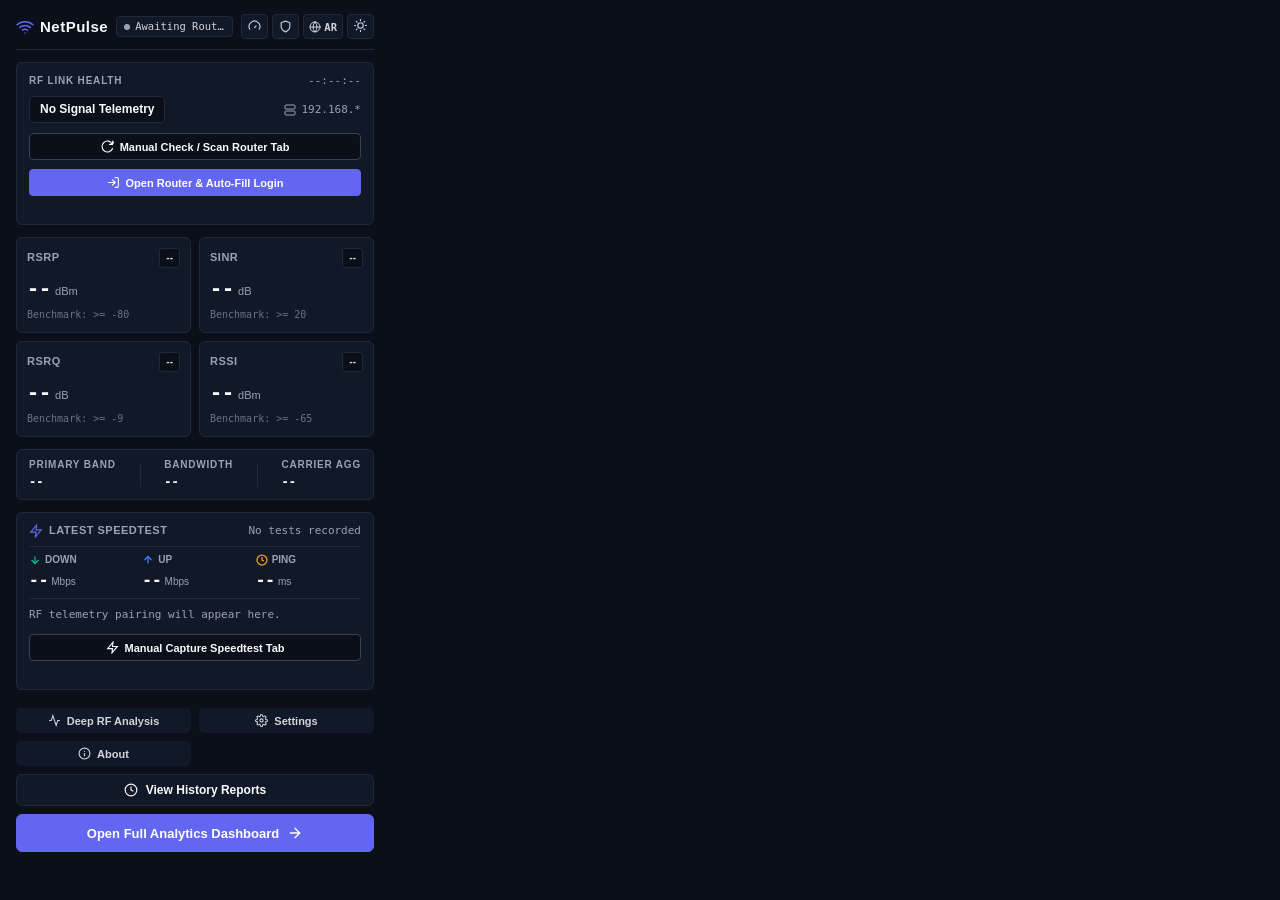
<file: popup/popup.html>
<!DOCTYPE html>
<html lang="en" dir="ltr" data-theme="dark">
<head>
  <meta charset="UTF-8">
  <meta name="viewport" content="width=device-width, initial-scale=1.0">
  <title>NetPulse Telemetry</title>
  <link rel="stylesheet" href="popup.css">
</head>
<body>
  <div class="popup-container">
    <!-- Header -->
    <header class="header">
      <div class="header-left">
        <div class="brand">
          <svg class="brand-icon" viewBox="0 0 24 24" width="18" height="18" fill="none" stroke="#6366f1" stroke-width="2" stroke-linecap="round" stroke-linejoin="round">
            <path d="M5 12.55a11 11 0 0 1 14.08 0"></path>
            <path d="M1.42 9a16 16 0 0 1 21.16 0"></path>
            <path d="M8.53 16.11a6 6 0 0 1 6.95 0"></path>
            <line x1="12" y1="20" x2="12.01" y2="20"></line>
          </svg>
          <span class="brand-name" data-i18n="brand_name">NetPulse</span>
        </div>

        <span id="connection-pill" class="status-pill status-unknown" title="Router Gateway Status">
          <span class="status-dot"></span>
          <span id="connection-label" data-i18n="awaiting_router">Awaiting Router</span>
        </span>
      </div>

      <div class="header-actions">
        <!-- Mini Speedtest Quick Icon -->
        <button id="btn-popup-speedtest" class="btn-icon-toggle" type="button" title="NetPulse Mini Speedtest" data-i18n-title="nav_speedtest">
          <svg viewBox="0 0 24 24" width="13" height="13" fill="none" stroke="currentColor" stroke-width="2" stroke-linecap="round" stroke-linejoin="round">
            <path d="M12 14l3-3"></path>
            <path d="M3.34 17a10 10 0 1 1 17.32 0"></path>
          </svg>
        </button>

        <!-- Privacy & Sharing Mode Toggle -->
        <button id="btn-popup-privacy" class="btn-icon-toggle" type="button" title="Toggle Privacy &amp; Sharing Mode" data-i18n-title="privacy_mode_tooltip">
          <svg id="popup-privacy-icon" viewBox="0 0 24 24" width="13" height="13" fill="none" stroke="currentColor" stroke-width="2" stroke-linecap="round" stroke-linejoin="round">
            <path d="M12 22s8-4 8-10V5l-8-3-8 3v7c0 6 8 10 8 10z"></path>
          </svg>
        </button>

        <!-- Language Switcher -->
        <button id="btn-popup-lang" class="btn-icon-toggle btn-lang-toggle" type="button" title="Switch Language / تبديل اللغة">
          <svg viewBox="0 0 24 24" width="12" height="12" fill="none" stroke="currentColor" stroke-width="2" stroke-linecap="round" stroke-linejoin="round">
            <circle cx="12" cy="12" r="10"></circle>
            <line x1="2" y1="12" x2="22" y2="12"></line>
            <path d="M12 2a15.3 15.3 0 0 1 4 10 15.3 15.3 0 0 1-4 10 15.3 15.3 0 0 1-4-10 15.3 15.3 0 0 1 4-10z"></path>
          </svg>
          <span id="popup-lang-text" class="mono">AR</span>
        </button>

        <!-- Theme Toggle -->
        <button id="btn-popup-theme" class="btn-icon-toggle" type="button" title="Toggle Light/Dark Theme">
          <span id="popup-theme-icon">
            <svg viewBox="0 0 24 24" width="13" height="13" fill="none" stroke="currentColor" stroke-width="2" stroke-linecap="round" stroke-linejoin="round">
              <circle cx="12" cy="12" r="5"></circle>
              <line x1="12" y1="1" x2="12" y2="3"></line>
              <line x1="12" y1="21" x2="12" y2="23"></line>
              <line x1="4.22" y1="4.22" x2="5.64" y2="5.64"></line>
              <line x1="18.36" y1="18.36" x2="19.78" y2="19.78"></line>
              <line x1="1" y1="12" x2="3" y2="12"></line>
              <line x1="21" y1="12" x2="23" y2="12"></line>
              <line x1="4.22" y1="19.78" x2="5.64" y2="18.36"></line>
              <line x1="18.36" y1="5.64" x2="19.78" y2="4.22"></line>
            </svg>
          </span>
        </button>
      </div>
    </header>

    <!-- Active Tab Context Indicator -->
    <div id="active-tab-banner" class="active-tab-pill mono" style="display: none;">
      <span class="active-tab-dot"></span>
      <span id="active-tab-text">Detected: --</span>
    </div>

    <!-- RF Health Banner & Router Manual Scan -->
    <section class="health-section">
      <div class="health-card">
        <div class="health-meta">
          <span class="label-tiny" data-i18n="rf_link_health">RF LINK HEALTH</span>
          <span id="rf-last-updated" class="mono text-muted">--:--:--</span>
        </div>
        <div class="health-status-row">
          <div id="overall-health-badge" class="health-badge">
            <span id="overall-health-text" data-i18n="no_signal_telemetry">No Signal Telemetry</span>
          </div>
          <div class="router-target mono" title="Target Gateway">
            <svg viewBox="0 0 24 24" width="12" height="12" fill="none" stroke="#9ca3af" stroke-width="2">
              <rect x="2" y="2" width="20" height="8" rx="2"></rect>
              <rect x="2" y="14" width="20" height="8" rx="2"></rect>
              <line x1="6" y1="6" x2="6.01" y2="6"></line>
              <line x1="6" y1="18" x2="6.01" y2="18"></line>
            </svg>
            <span id="router-ip-text">192.168.*</span>
          </div>
        </div>

        <!-- Manual Check / Scan Active Tab Button -->
        <div class="manual-scan-box">
          <button id="btn-manual-scan" class="btn-scan" type="button">
            <svg id="scan-icon" viewBox="0 0 24 24" width="13" height="13" fill="none" stroke="currentColor" stroke-width="2" stroke-linecap="round" stroke-linejoin="round">
              <path d="M21.5 2v6h-6M21.34 15.57a10 10 0 1 1-.57-8.38l5.67-5.67"></path>
            </svg>
            <span id="btn-scan-label" data-i18n="manual_check_router">Manual Check / Scan Router Tab</span>
          </button>
          <button id="btn-open-router-login" class="btn-scan btn-scan-router" type="button" style="margin-top: 5px;">
            <svg viewBox="0 0 24 24" width="13" height="13" fill="none" stroke="currentColor" stroke-width="2" stroke-linecap="round" stroke-linejoin="round">
              <path d="M15 3h4a2 2 0 0 1 2 2v14a2 2 0 0 1-2 2h-4"></path>
              <polyline points="10 17 15 12 10 7"></polyline>
              <line x1="15" y1="12" x2="3" y2="12"></line>
            </svg>
            <span id="btn-router-launch-label" data-i18n="open_and_autofill_router">Open Router & Auto-Fill Login</span>
          </button>
          <div id="scan-status-msg" class="scan-status mono"></div>
        </div>
      </div>
    </section>

    <!-- Live RF Metrics Grid (2x2) -->
    <section class="metrics-grid">
      <!-- RSRP -->
      <div class="metric-card">
        <div class="metric-header">
          <span class="metric-name" data-i18n="metric_rsrp_name">RSRP</span>
          <span id="rsrp-badge" class="badge-tier">--</span>
        </div>
        <div class="metric-value-row">
          <span id="rsrp-value" class="metric-value mono">--</span>
          <span class="metric-unit" data-i18n="unit_dbm">dBm</span>
        </div>
        <div class="benchmark-guide">Benchmark: &gt;= -80</div>
      </div>

      <!-- SINR -->
      <div class="metric-card">
        <div class="metric-header">
          <span class="metric-name" data-i18n="metric_sinr_name">SINR</span>
          <span id="sinr-badge" class="badge-tier">--</span>
        </div>
        <div class="metric-value-row">
          <span id="sinr-value" class="metric-value mono">--</span>
          <span class="metric-unit" data-i18n="unit_db">dB</span>
        </div>
        <div class="benchmark-guide">Benchmark: &gt;= 20</div>
      </div>

      <!-- RSRQ -->
      <div class="metric-card">
        <div class="metric-header">
          <span class="metric-name" data-i18n="metric_rsrq_name">RSRQ</span>
          <span id="rsrq-badge" class="badge-tier">--</span>
        </div>
        <div class="metric-value-row">
          <span id="rsrq-value" class="metric-value mono">--</span>
          <span class="metric-unit" data-i18n="unit_db">dB</span>
        </div>
        <div class="benchmark-guide">Benchmark: &gt;= -9</div>
      </div>

      <!-- RSSI -->
      <div class="metric-card">
        <div class="metric-header">
          <span class="metric-name" data-i18n="metric_rssi_name">RSSI</span>
          <span id="rssi-badge" class="badge-tier">--</span>
        </div>
        <div class="metric-value-row">
          <span id="rssi-value" class="metric-value mono">--</span>
          <span class="metric-unit" data-i18n="unit_dbm">dBm</span>
        </div>
        <div class="benchmark-guide">Benchmark: &gt;= -65</div>
      </div>
    </section>

    <!-- Band & Carrier Aggregation Mini Card -->
    <section class="ca-mini-card">
      <div class="ca-item">
        <span class="label-tiny" data-i18n="ca_primary_band">PRIMARY BAND</span>
        <span id="ca-primary-band" class="mono text-highlight">--</span>
      </div>
      <div class="ca-divider"></div>
      <div class="ca-item">
        <span class="label-tiny" data-i18n="ca_bandwidth">BANDWIDTH</span>
        <span id="ca-bandwidth" class="mono text-highlight">--</span>
      </div>
      <div class="ca-divider"></div>
      <div class="ca-item">
        <span class="label-tiny" data-i18n="ca_carriers_count">CARRIER AGG</span>
        <span id="ca-carriers-count" class="mono text-highlight">--</span>
      </div>
    </section>

    <!-- Latest Speedtest Card -->
    <section class="speedtest-section">
      <div class="speedtest-card">
        <div class="speedtest-header">
          <div class="speedtest-title-group">
            <svg viewBox="0 0 24 24" width="14" height="14" fill="none" stroke="#6366f1" stroke-width="2">
              <path d="M13 2L3 14h9l-1 8 10-12h-9l1-8z"></path>
            </svg>
            <span class="section-title" data-i18n="latest_speedtest">LATEST SPEEDTEST</span>
          </div>
          <span id="st-source-time" class="mono text-muted" data-i18n="no_tests_recorded">No tests recorded</span>
        </div>
        
        <div class="speedtest-stats-row">
          <!-- Download -->
          <div class="st-stat-col">
            <div class="st-label-flex">
              <svg viewBox="0 0 24 24" width="12" height="12" fill="none" stroke="#10b981" stroke-width="2.5">
                <line x1="12" y1="5" x2="12" y2="19"></line>
                <polyline points="19 12 12 19 5 12"></polyline>
              </svg>
              <span data-i18n="stat_down">DOWN</span>
            </div>
            <div class="st-num-flex">
              <span id="st-down-val" class="mono st-val">--</span>
              <span class="st-unit" data-i18n="unit_mbps">Mbps</span>
            </div>
          </div>

          <!-- Upload -->
          <div class="st-stat-col">
            <div class="st-label-flex">
              <svg viewBox="0 0 24 24" width="12" height="12" fill="none" stroke="#3b82f6" stroke-width="2.5">
                <line x1="12" y1="19" x2="12" y2="5"></line>
                <polyline points="5 12 12 5 19 12"></polyline>
              </svg>
              <span data-i18n="stat_up">UP</span>
            </div>
            <div class="st-num-flex">
              <span id="st-up-val" class="mono st-val">--</span>
              <span class="st-unit" data-i18n="unit_mbps">Mbps</span>
            </div>
          </div>

          <!-- Ping / Latency -->
          <div class="st-stat-col">
            <div class="st-label-flex">
              <svg viewBox="0 0 24 24" width="12" height="12" fill="none" stroke="#f59e0b" stroke-width="2.5">
                <circle cx="12" cy="12" r="10"></circle>
                <polyline points="12 6 12 12 16 14"></polyline>
              </svg>
              <span data-i18n="stat_ping">PING</span>
            </div>
            <div class="st-num-flex">
              <span id="st-ping-val" class="mono st-val">--</span>
              <span class="st-unit" data-i18n="unit_ms">ms</span>
            </div>
          </div>
        </div>

        <div id="st-paired-indicator" class="st-correlation-footer">
          <span class="mono text-muted" data-i18n="rf_pairing_placeholder">RF telemetry pairing will appear here.</span>
        </div>

        <!-- Manual Capture Speedtest Button -->
        <div class="manual-scan-box" style="margin-top: 4px;">
          <button id="btn-manual-speedtest" class="btn-scan" type="button">
            <svg viewBox="0 0 24 24" width="13" height="13" fill="none" stroke="currentColor" stroke-width="2">
              <path d="M13 2L3 14h9l-1 8 10-12h-9l1-8z"></path>
            </svg>
            <span id="btn-speedtest-label" data-i18n="manual_capture_speedtest">Manual Capture Speedtest Tab</span>
          </button>
          <div id="st-scan-status" class="scan-status mono"></div>
        </div>
      </div>
    </section>

    <!-- Primary Action: Open Full Dashboard & Quick Pages -->
    <footer class="footer">
      <div class="footer-links-row">
        <button id="btn-open-analysis" class="btn-sub-action" type="button" title="Open Deep RF Analysis">
          <svg viewBox="0 0 24 24" width="13" height="13" fill="none" stroke="currentColor" stroke-width="2">
            <polyline points="22 12 18 12 15 21 9 3 6 12 2 12"></polyline>
          </svg>
          <span data-i18n="nav_analysis">Deep RF Analysis</span>
        </button>
        <button id="btn-open-options" class="btn-sub-action" type="button" title="Open Settings & Gateway">
          <svg viewBox="0 0 24 24" width="13" height="13" fill="none" stroke="currentColor" stroke-width="2">
            <circle cx="12" cy="12" r="3"></circle>
            <path d="M19.4 15a1.65 1.65 0 0 0 .33 1.82l.06.06a2 2 0 0 1 0 2.83 2 2 0 0 1-2.83 0l-.06-.06a1.65 1.65 0 0 0-1.82-.33 1.65 1.65 0 0 0-1 1.51V21a2 2 0 0 1-2 2 2 2 0 0 1-2-2v-.09A1.65 1.65 0 0 0 9 19.4a1.65 1.65 0 0 0-1.82.33l-.06.06a2 2 0 0 1-2.83 0 2 2 0 0 1 0-2.83l.06-.06a1.65 1.65 0 0 0 .33-1.82 1.65 1.65 0 0 0-1.51-1H3a2 2 0 0 1-2-2 2 2 0 0 1 2-2h.09A1.65 1.65 0 0 0 4.6 9a1.65 1.65 0 0 0-.33-1.82l-.06-.06a2 2 0 0 1 0-2.83 2 2 0 0 1 2.83 0l.06.06a1.65 1.65 0 0 0 1.82.33H9a1.65 1.65 0 0 0 1-1.51V3a2 2 0 0 1 2-2 2 2 0 0 1 2 2v.09a1.65 1.65 0 0 0 1 1.51 1.65 1.65 0 0 0 1.82-.33l.06-.06a2 2 0 0 1 2.83 0 2 2 0 0 1 0 2.83l-.06.06a1.65 1.65 0 0 0-.33 1.82V9a1.65 1.65 0 0 0 1.51 1H21a2 2 0 0 1 2 2 2 2 0 0 1-2 2h-.09a1.65 1.65 0 0 0-1.51 1z"></path>
          </svg>
          <span data-i18n="nav_options">Settings</span>
        </button>
        <button id="btn-open-about" class="btn-sub-action" type="button" title="About & Developer Info">
          <svg viewBox="0 0 24 24" width="13" height="13" fill="none" stroke="currentColor" stroke-width="2" stroke-linecap="round" stroke-linejoin="round">
            <circle cx="12" cy="12" r="10"></circle>
            <line x1="12" y1="16" x2="12" y2="12"></line>
            <line x1="12" y1="8" x2="12.01" y2="8"></line>
          </svg>
          <span data-i18n="nav_about">About</span>
        </button>
      </div>
      <button id="btn-open-history" class="btn-secondary-full" type="button" title="View Hourly History Reports">
        <svg viewBox="0 0 24 24" width="14" height="14" fill="none" stroke="currentColor" stroke-width="2">
          <circle cx="12" cy="12" r="10"></circle>
          <polyline points="12 6 12 12 16 14"></polyline>
        </svg>
        <span data-i18n="view_history_reports">View History Reports</span>
      </button>
      <button id="open-dashboard-btn" class="btn-primary" type="button">
        <span data-i18n="open_dashboard">Open Full Analytics Dashboard</span>
        <svg viewBox="0 0 24 24" width="16" height="16" fill="none" stroke="#ffffff" stroke-width="2" stroke-linecap="round" stroke-linejoin="round">
          <line x1="5" y1="12" x2="19" y2="12"></line>
          <polyline points="12 5 19 12 12 19"></polyline>
        </svg>
      </button>
    </footer>
  </div>

  <script src="../shared/evaluator.js"></script>
  <script src="../shared/i18n.js"></script>
  <script src="popup.js"></script>
</body>
</html>
</file>
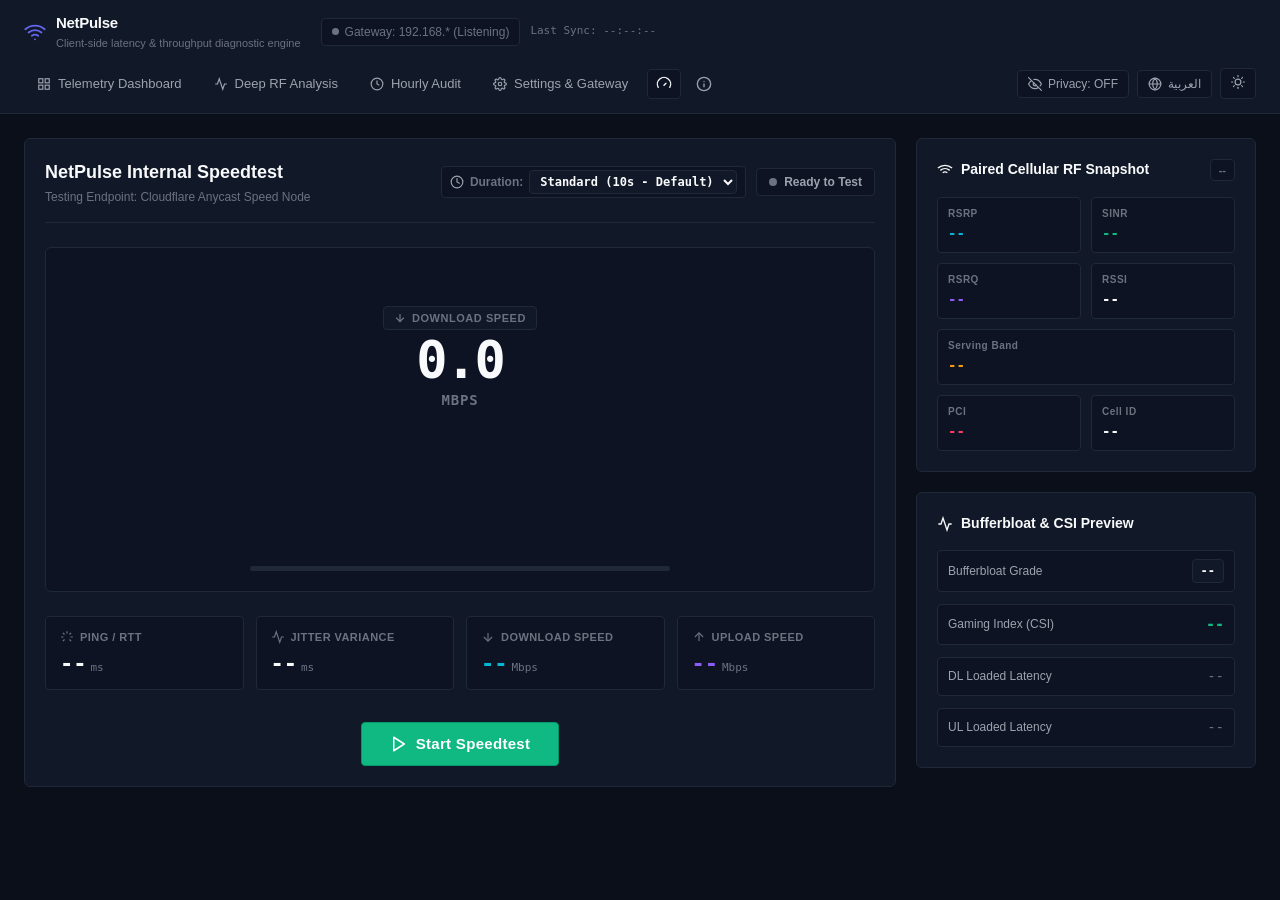
<file: speedtest/speedtest.html>
<!DOCTYPE html>
<html lang="en" dir="ltr" data-theme="dark">
<head>
  <meta charset="UTF-8">
  <meta name="viewport" content="width=device-width, initial-scale=1.0">
  <title>NetPulse - Mini Speedtest &amp; Latency Engine</title>
  <link rel="stylesheet" href="speedtest.css">
</head>
<body>
  <div class="app-layout">
    <!-- Top Navigation Bar -->
    <header class="topbar">
      <div class="topbar-left">
        <div class="topbar-brand">
          <svg class="brand-svg" viewBox="0 0 24 24" width="22" height="22" fill="none" stroke="#6366f1" stroke-width="2" stroke-linecap="round" stroke-linejoin="round">
            <path d="M5 12.55a11 11 0 0 1 14.08 0"></path>
            <path d="M1.42 9a16 16 0 0 1 21.16 0"></path>
            <path d="M8.53 16.11a6 6 0 0 1 6.95 0"></path>
            <line x1="12" y1="20" x2="12.01" y2="20"></line>
          </svg>
          <div class="brand-text">
            <span class="brand-title" data-i18n="brand_name">NetPulse</span>
            <span class="brand-sub" data-i18n="speedtest_sub">Client-side latency &amp; throughput diagnostic engine</span>
          </div>
        </div>

        <div class="connection-status-block">
          <span id="router-connection-pill" class="pill pill-unknown">
            <span class="pill-dot"></span>
            <span id="router-connection-label" data-i18n="gateway_listening">Gateway: 192.168.* (Listening)</span>
          </span>
          <span id="live-sync-indicator" class="sync-timestamp mono">Last Sync: --:--:--</span>
        </div>
      </div>

      <!-- Navigation Links -->
      <nav class="topbar-nav">
        <a href="../dashboard/dashboard.html" class="nav-link">
          <svg viewBox="0 0 24 24" width="14" height="14" fill="none" stroke="currentColor" stroke-width="2">
            <rect x="3" y="3" width="7" height="7"></rect>
            <rect x="14" y="3" width="7" height="7"></rect>
            <rect x="14" y="14" width="7" height="7"></rect>
            <rect x="3" y="14" width="7" height="7"></rect>
          </svg>
          <span data-i18n="nav_dashboard">Telemetry Dashboard</span>
        </a>
        <a href="../analysis/analysis.html" class="nav-link">
          <svg viewBox="0 0 24 24" width="14" height="14" fill="none" stroke="currentColor" stroke-width="2">
            <polyline points="22 12 18 12 15 21 9 3 6 12 2 12"></polyline>
          </svg>
          <span data-i18n="nav_analysis">Deep RF Analysis</span>
        </a>
        <a href="../history/history.html" class="nav-link">
          <svg viewBox="0 0 24 24" width="14" height="14" fill="none" stroke="currentColor" stroke-width="2">
            <circle cx="12" cy="12" r="10"></circle>
            <polyline points="12 6 12 12 16 14"></polyline>
          </svg>
          <span data-i18n="nav_history">Hourly Audit</span>
        </a>
        <a href="../options/options.html" class="nav-link">
          <svg viewBox="0 0 24 24" width="14" height="14" fill="none" stroke="currentColor" stroke-width="2">
            <circle cx="12" cy="12" r="3"></circle>
            <path d="M19.4 15a1.65 1.65 0 0 0 .33 1.82l.06.06a2 2 0 0 1 0 2.83 2 2 0 0 1-2.83 0l-.06-.06a1.65 1.65 0 0 0-1.82-.33 1.65 1.65 0 0 0-1 1.51V21a2 2 0 0 1-2 2 2 2 0 0 1-2-2v-.09A1.65 1.65 0 0 0 9 19.4a1.65 1.65 0 0 0-1.82.33l-.06.06a2 2 0 0 1-2.83 0 2 2 0 0 1 0-2.83l.06-.06a1.65 1.65 0 0 0 .33-1.82 1.65 1.65 0 0 0-1.51-1H3a2 2 0 0 1-2-2 2 2 0 0 1 2-2h.09A1.65 1.65 0 0 0 4.6 9a1.65 1.65 0 0 0-.33-1.82l-.06-.06a2 2 0 0 1 0-2.83 2 2 0 0 1 2.83 0l.06.06a1.65 1.65 0 0 0 1.82.33H9a1.65 1.65 0 0 0 1-1.51V3a2 2 0 0 1 2-2 2 2 0 0 1 2 2v.09a1.65 1.65 0 0 0 1 1.51 1.65 1.65 0 0 0 1.82-.33l.06-.06a2 2 0 0 1 2.83 0 2 2 0 0 1 0 2.83l-.06.06a1.65 1.65 0 0 0-.33 1.82V9a1.65 1.65 0 0 0 1.51 1H21a2 2 0 0 1 2 2 2 2 0 0 1-2 2h-.09a1.65 1.65 0 0 0-1.51 1z"></path>
          </svg>
          <span data-i18n="nav_options">Settings &amp; Gateway</span>
        </a>
        <a href="speedtest.html" class="nav-link nav-link-icon-only nav-link-active" title="NetPulse Mini Speedtest" data-i18n-title="nav_speedtest">
          <svg viewBox="0 0 24 24" width="16" height="16" fill="none" stroke="currentColor" stroke-width="2" stroke-linecap="round" stroke-linejoin="round">
            <path d="M12 14l3-3"></path>
            <path d="M3.34 17a10 10 0 1 1 17.32 0"></path>
          </svg>
        </a>
        <a href="../about/about.html" class="nav-link nav-link-icon-only" title="About &amp; Developer Info" data-i18n-title="nav_about">
          <svg viewBox="0 0 24 24" width="16" height="16" fill="none" stroke="currentColor" stroke-width="2" stroke-linecap="round" stroke-linejoin="round">
            <circle cx="12" cy="12" r="10"></circle>
            <line x1="12" y1="16" x2="12" y2="12"></line>
            <line x1="12" y1="8" x2="12.01" y2="8"></line>
          </svg>
        </a>
      </nav>

      <div class="topbar-actions">
        <!-- Privacy & Sharing Mode Toggle -->
        <button id="btn-privacy-toggle" class="btn-toggle-switch" type="button" title="Toggle Privacy &amp; Sharing Mode" data-i18n-title="privacy_mode_toggle">
          <svg viewBox="0 0 24 24" width="14" height="14" fill="none" stroke="currentColor" stroke-width="2" stroke-linecap="round" stroke-linejoin="round">
            <path d="M17.94 17.94A10.07 10.07 0 0 1 12 20c-7 0-11-8-11-8a18.45 18.45 0 0 1 5.06-5.94M9.9 4.24A9.12 9.12 0 0 1 12 4c7 0 11 8 11 8a18.5 18.5 0 0 1-2.16 3.19m-6.72-1.07a3 3 0 1 1-4.24-4.24"></path>
            <line x1="1" y1="1" x2="23" y2="23"></line>
          </svg>
          <span id="privacy-toggle-text">Privacy: OFF</span>
        </button>

        <!-- Language Switcher (EN / AR) -->
        <button id="btn-lang-toggle" class="btn-toggle-switch" type="button" title="Switch Language / تبديل اللغة">
          <svg viewBox="0 0 24 24" width="14" height="14" fill="none" stroke="currentColor" stroke-width="2" stroke-linecap="round" stroke-linejoin="round">
            <circle cx="12" cy="12" r="10"></circle>
            <line x1="2" y1="12" x2="22" y2="12"></line>
            <path d="M12 2a15.3 15.3 0 0 1 4 10 15.3 15.3 0 0 1-4 10 15.3 15.3 0 0 1-4-10 15.3 15.3 0 0 1 4-10z"></path>
          </svg>
          <span id="lang-toggle-text">العربية</span>
        </button>

        <!-- Theme Toggle (Dark / Light) -->
        <button id="btn-theme-toggle" class="btn-toggle-switch" type="button" title="Toggle Dark/Light Mode">
          <span id="theme-icon-container">
            <svg id="theme-icon-sun" viewBox="0 0 24 24" width="14" height="14" fill="none" stroke="currentColor" stroke-width="2" stroke-linecap="round" stroke-linejoin="round">
              <circle cx="12" cy="12" r="5"></circle>
              <line x1="12" y1="1" x2="12" y2="3"></line>
              <line x1="12" y1="21" x2="12" y2="23"></line>
              <line x1="4.22" y1="4.22" x2="5.64" y2="5.64"></line>
              <line x1="18.36" y1="18.36" x2="19.78" y2="19.78"></line>
              <line x1="1" y1="12" x2="3" y2="12"></line>
              <line x1="21" y1="12" x2="23" y2="12"></line>
              <line x1="4.22" y1="19.78" x2="5.64" y2="18.36"></line>
              <line x1="18.36" y1="5.64" x2="19.78" y2="4.22"></line>
            </svg>
          </span>
        </button>
      </div>
    </header>

    <!-- Main Speedtest View Area -->
    <main class="speedtest-main-container">
      <div class="speedtest-grid">
        
        <!-- Center Arena: Speedtest Console -->
        <section class="card speedtest-arena-card">
          <!-- Arena Header & Controls Row -->
          <div class="arena-top-row">
            <div class="arena-heading-wrap">
              <h1 class="arena-title" data-i18n="speedtest_title">NetPulse Internal Speedtest</h1>
              <p class="arena-sub" data-i18n="speedtest_server_endpoint">Testing Endpoint: Cloudflare Anycast Speed Node</p>
            </div>
            
            <div class="arena-controls-wrap">
              <!-- Test Duration Selector -->
              <div class="duration-selector-wrap">
                <svg viewBox="0 0 24 24" width="14" height="14" fill="none" stroke="currentColor" stroke-width="2" stroke-linecap="round" stroke-linejoin="round">
                  <circle cx="12" cy="12" r="10"></circle>
                  <polyline points="12 6 12 12 16 14"></polyline>
                </svg>
                <label for="select-test-duration" class="duration-label" data-i18n="speedtest_duration_label">Duration:</label>
                <select id="select-test-duration" class="duration-select mono">
                  <option value="quick" data-i18n="speedtest_dur_quick">Quick (5s)</option>
                  <option value="standard" selected data-i18n="speedtest_dur_standard">Standard (10s - Default)</option>
                  <option value="extended" data-i18n="speedtest_dur_extended">Extended (15s)</option>
                  <option value="stress" data-i18n="speedtest_dur_stress">Stress Audit (30s)</option>
                  <option value="endurance" data-i18n="speedtest_dur_endurance">Endurance (60s)</option>
                </select>
              </div>

              <div id="speedtest-phase-badge" class="phase-badge phase-ready">
                <span class="phase-dot"></span>
                <span id="speedtest-phase-text" data-i18n="test_state_ready">Ready to Test</span>
              </div>
            </div>
          </div>

          <!-- Main Live Speedometer Gauge Arena -->
          <div class="speedtest-focus-panel">
            <div class="gauge-container">
              <canvas id="speedometer-canvas" class="speedometer-canvas" width="460" height="300"></canvas>
              
              <!-- Center Gauge HUD Readout -->
              <div class="gauge-hud-overlay">
                <div id="gauge-phase-pill" class="gauge-phase-pill phase-pill-idle">
                  <span id="gauge-phase-icon-wrap">
                    <svg id="gauge-phase-svg" viewBox="0 0 24 24" width="12" height="12" fill="none" stroke="currentColor" stroke-width="2.5" stroke-linecap="round" stroke-linejoin="round">
                      <line x1="12" y1="5" x2="12" y2="19"></line>
                      <polyline points="19 12 12 19 5 12"></polyline>
                    </svg>
                  </span>
                  <span id="focus-metric-label" data-i18n="speedtest_dl_throughput">DOWNLOAD SPEED</span>
                </div>

                <div class="gauge-number-row">
                  <span id="focus-metric-value" class="focus-value mono">0.0</span>
                </div>

                <span id="focus-metric-unit" class="focus-unit mono">Mbps</span>
              </div>
            </div>

            <!-- Subtle Sub-Progress Indicator -->
            <div class="arena-progress-track">
              <div id="arena-progress-fill" class="arena-progress-fill" style="width: 0%;"></div>
            </div>
          </div>

          <!-- 4 Core Performance KPI Cards -->
          <div class="speedtest-kpis-grid">
            <!-- Ping KPI -->
            <div class="speedtest-kpi-card" id="card-kpi-ping">
              <div class="kpi-card-header">
                <svg viewBox="0 0 24 24" width="14" height="14" fill="none" stroke="currentColor" stroke-width="2">
                  <path d="M12 2v4M4.93 4.93l2.83 2.83M2 12h4M4.93 19.07l2.83-2.83M19.07 4.93l-2.83 2.83M22 12h-4M19.07 19.07l-2.83-2.83"></path>
                </svg>
                <span data-i18n="speedtest_idle_latency">PING / RTT</span>
              </div>
              <div class="kpi-card-body">
                <span id="stat-ping-val" class="kpi-val mono">--</span>
                <span class="kpi-unit mono">ms</span>
              </div>
            </div>

            <!-- Jitter KPI -->
            <div class="speedtest-kpi-card" id="card-kpi-jitter">
              <div class="kpi-card-header">
                <svg viewBox="0 0 24 24" width="14" height="14" fill="none" stroke="currentColor" stroke-width="2">
                  <polyline points="22 12 18 12 15 21 9 3 6 12 2 12"></polyline>
                </svg>
                <span data-i18n="speedtest_jitter_metric">JITTER VARIANCE</span>
              </div>
              <div class="kpi-card-body">
                <span id="stat-jitter-val" class="kpi-val mono">--</span>
                <span class="kpi-unit mono">ms</span>
              </div>
            </div>

            <!-- Download KPI -->
            <div class="speedtest-kpi-card kpi-active-dl" id="card-kpi-dl">
              <div class="kpi-card-header">
                <svg viewBox="0 0 24 24" width="14" height="14" fill="none" stroke="currentColor" stroke-width="2">
                  <line x1="12" y1="5" x2="12" y2="19"></line>
                  <polyline points="19 12 12 19 5 12"></polyline>
                </svg>
                <span data-i18n="speedtest_dl_throughput">DOWNLOAD SPEED</span>
              </div>
              <div class="kpi-card-body">
                <span id="stat-dl-val" class="kpi-val mono text-cyan">--</span>
                <span class="kpi-unit mono">Mbps</span>
              </div>
            </div>

            <!-- Upload KPI -->
            <div class="speedtest-kpi-card" id="card-kpi-ul">
              <div class="kpi-card-header">
                <svg viewBox="0 0 24 24" width="14" height="14" fill="none" stroke="currentColor" stroke-width="2">
                  <line x1="12" y1="19" x2="12" y2="5"></line>
                  <polyline points="5 12 12 5 19 12"></polyline>
                </svg>
                <span data-i18n="speedtest_ul_throughput">UPLOAD SPEED</span>
              </div>
              <div class="kpi-card-body">
                <span id="stat-ul-val" class="kpi-val mono text-purple">--</span>
                <span class="kpi-unit mono">Mbps</span>
              </div>
            </div>
          </div>

          <!-- Action Buttons Bar -->
          <div class="arena-action-bar">
            <button id="btn-start-speedtest" class="btn btn-emerald btn-lg" type="button">
              <svg viewBox="0 0 24 24" width="18" height="18" fill="none" stroke="currentColor" stroke-width="2" stroke-linecap="round" stroke-linejoin="round">
                <polygon points="5 3 19 12 5 21 5 3"></polygon>
              </svg>
              <span id="btn-start-label" data-i18n="btn_start_speedtest">Start Speedtest</span>
            </button>

            <button id="btn-abort-speedtest" class="btn btn-danger btn-lg" type="button" style="display: none;">
              <svg viewBox="0 0 24 24" width="18" height="18" fill="currentColor" stroke="none">
                <rect x="5" y="5" width="14" height="14" rx="2" ry="2"/>
              </svg>
              <span data-i18n="btn_stop_speedtest">Abort Test</span>
            </button>

            <a id="btn-view-history" href="../history/history.html" class="btn btn-secondary" style="display: none;">
              <svg viewBox="0 0 24 24" width="14" height="14" fill="none" stroke="currentColor" stroke-width="2">
                <circle cx="12" cy="12" r="10"></circle>
                <polyline points="12 6 12 12 16 14"></polyline>
              </svg>
              <span data-i18n="speedtest_view_history">View in History Audit</span>
            </a>
          </div>

          <!-- Success Save Toast / Notice Banner -->
          <div id="speedtest-save-notice" class="save-notice-banner" style="display: none;">
            <svg viewBox="0 0 24 24" width="16" height="16" fill="none" stroke="#10b981" stroke-width="2">
              <polyline points="20 6 9 17 4 12"></polyline>
            </svg>
            <span data-i18n="speedtest_saved_notice">Result logged to history as "NetPulse Test"</span>
          </div>
        </section>

        <!-- Right Column: Live RF Telemetry & Evaluation Preview -->
        <aside class="speedtest-side-column">
          
          <!-- Paired Cellular Telemetry Card -->
          <section class="card side-rf-card">
            <div class="card-header">
              <div class="card-title-wrap">
                <svg viewBox="0 0 24 24" width="16" height="16" fill="none" stroke="currentColor" stroke-width="2">
                  <path d="M5 12.55a11 11 0 0 1 14.08 0"></path>
                  <path d="M1.42 9a16 16 0 0 1 21.16 0"></path>
                  <path d="M8.53 16.11a6 6 0 0 1 6.95 0"></path>
                  <line x1="12" y1="20" x2="12.01" y2="20"></line>
                </svg>
                <h2 class="card-title" data-i18n="speedtest_rf_paired">Paired Cellular RF Snapshot</h2>
              </div>
              <span id="rf-health-badge" class="badge-status badge-neutral">--</span>
            </div>

            <div class="rf-snapshot-grid">
              <div class="rf-metric-item">
                <span class="rf-metric-label">RSRP</span>
                <span id="rf-rsrp-val" class="rf-metric-val mono text-cyan">--</span>
              </div>
              <div class="rf-metric-item">
                <span class="rf-metric-label">SINR</span>
                <span id="rf-sinr-val" class="rf-metric-val mono text-emerald">--</span>
              </div>
              <div class="rf-metric-item">
                <span class="rf-metric-label">RSRQ</span>
                <span id="rf-rsrq-val" class="rf-metric-val mono text-purple">--</span>
              </div>
              <div class="rf-metric-item">
                <span class="rf-metric-label">RSSI</span>
                <span id="rf-rssi-val" class="rf-metric-val mono">--</span>
              </div>
              <div class="rf-metric-item rf-item-full">
                <span class="rf-metric-label" data-i18n="ca_primary_band">Serving Band</span>
                <span id="rf-band-val" class="rf-metric-val mono text-amber">--</span>
              </div>
              <div class="rf-metric-item">
                <span class="rf-metric-label">PCI</span>
                <span id="rf-pci-val" class="rf-metric-val mono text-rose">--</span>
              </div>
              <div class="rf-metric-item">
                <span class="rf-metric-label">Cell ID</span>
                <span id="rf-cell-val" class="rf-metric-val mono">--</span>
              </div>
            </div>
          </section>

          <!-- Bufferbloat & CSI Instant Evaluation Preview -->
          <section class="card side-eval-card">
            <div class="card-header">
              <div class="card-title-wrap">
                <svg viewBox="0 0 24 24" width="16" height="16" fill="none" stroke="currentColor" stroke-width="2">
                  <path d="M22 12h-4l-3 9L9 3l-3 9H2"></path>
                </svg>
                <h2 class="card-title" data-i18n="speedtest_bufferbloat_preview">Bufferbloat &amp; CSI Preview</h2>
              </div>
            </div>

            <div class="eval-preview-body">
              <div class="eval-row">
                <span class="eval-label" data-i18n="bufferbloat_title">Bufferbloat Grade</span>
                <span id="preview-bb-grade" class="badge-grade mono">--</span>
              </div>
              <div class="eval-row">
                <span class="eval-label" data-i18n="csi_title">Gaming Index (CSI)</span>
                <span id="preview-csi-score" class="mono text-emerald" style="font-weight: 700; font-size: 15px;">--</span>
              </div>
              <div class="eval-row">
                <span class="eval-label" data-i18n="dl_loaded_latency">DL Loaded Latency</span>
                <span id="preview-dl-loaded" class="mono text-muted">--</span>
              </div>
              <div class="eval-row">
                <span class="eval-label" data-i18n="ul_loaded_latency">UL Loaded Latency</span>
                <span id="preview-ul-loaded" class="mono text-muted">--</span>
              </div>
            </div>
          </section>

        </aside>
      </div>
    </main>

    <!-- Global Toast Container -->
    <div id="toast-banner" class="toast-banner" style="display: none;"></div>
  </div>

  <script src="../shared/i18n.js"></script>
  <script src="../shared/evaluator.js"></script>
  <script src="speedtest_worker.js"></script>
  <script src="speedtest.js"></script>
</body>
</html>
</file>
<file: docs/assets/css/style.css>
/* ==========================================================================
   NetPulse - Documentation Site Stylesheet
   Strict Guidelines: ZERO GRADIENTS, Solid Flat Matte Colors, No Emojis, Pure SVG
   ========================================================================== */

:root {
  /* Color Palette - Dark Slate Matte (Default) */
  --bg-canvas: #0b0f19;
  --bg-card: #111827;
  --bg-subtle: #1a2234;
  --bg-input: #1f2937;
  --border-subtle: #1f2937;
  --border-medium: #374151;
  --border-focus: #6366f1;

  /* Typography */
  --text-primary: #f3f4f6;
  --text-secondary: #9ca3af;
  --text-muted: #6b7280;
  --font-mono: ui-monospace, SFMono-Regular, Menlo, Monaco, Consolas, monospace;
  --font-sans: -apple-system, BlinkMacSystemFont, "Segoe UI", Roboto, Helvetica, Arial, sans-serif;

  /* Solid Accents */
  --accent-primary: #6366f1;
  --accent-primary-hover: #4f46e5;
  --accent-emerald: #10b981;
  --accent-blue: #3b82f6;
  --accent-indigo: #6366f1;
  --accent-cyan: #06b6d4;
  --accent-amber: #f59e0b;
  --accent-rose: #f43f5e;
  --accent-whatsapp: #25d366;

  /* Shadows */
  --shadow-card: 0 4px 12px rgba(0, 0, 0, 0.4);
  --shadow-float: 0 8px 24px rgba(0, 0, 0, 0.6);
}

/* Light Theme - Soft Eye-Comfort Grey (Non-White) */
[data-theme="light"] {
  --bg-canvas: #dbe0e6;
  --bg-card: #eaedf1;
  --bg-subtle: #e2e6eb;
  --bg-input: #dbe0e6;
  --border-subtle: #bcc4cf;
  --border-medium: #9aa5b5;
  --border-focus: #4f46e5;

  --text-primary: #111827;
  --text-secondary: #283342;
  --text-muted: #536275;

  --shadow-card: 0 4px 12px rgba(0, 0, 0, 0.08);
  --shadow-float: 0 8px 24px rgba(0, 0, 0, 0.15);
}

* {
  box-sizing: border-box;
  margin: 0;
  padding: 0;
}

body {
  background-color: var(--bg-canvas);
  color: var(--text-primary);
  font-family: var(--font-sans);
  font-size: 14px;
  line-height: 1.6;
  min-height: 100vh;
}

.mono {
  font-family: var(--font-mono);
}

/* Layout */
.docs-layout {
  display: flex;
  flex-direction: column;
  min-height: 100vh;
}

/* Header Topbar */
.docs-header {
  display: flex;
  align-items: center;
  justify-content: space-between;
  padding: 14px 28px;
  background-color: var(--bg-card);
  border-bottom: 1px solid var(--border-subtle);
  position: sticky;
  top: 0;
  z-index: 1000;
}

.header-brand {
  display: flex;
  align-items: center;
  gap: 12px;
}

.brand-text-block {
  display: flex;
  flex-direction: column;
}

.brand-title {
  font-size: 18px;
  font-weight: 800;
  color: var(--text-primary);
}

.brand-sub {
  font-size: 11px;
  color: var(--text-muted);
}

.version-pill {
  padding: 2px 8px;
  background-color: var(--accent-primary);
  color: #ffffff;
  font-size: 11px;
  font-weight: 700;
  border-radius: 4px;
}

.header-actions {
  display: flex;
  align-items: center;
  gap: 10px;
}

.btn-toggle-switch {
  display: inline-flex;
  align-items: center;
  gap: 6px;
  padding: 6px 12px;
  background-color: var(--bg-subtle);
  border: 1px solid var(--border-medium);
  border-radius: 6px;
  color: var(--text-primary);
  font-size: 12px;
  font-weight: 600;
  cursor: pointer;
  transition: border-color 0.15s ease, background-color 0.15s ease;
}

.btn-toggle-switch:hover {
  border-color: var(--accent-primary);
  background-color: var(--bg-card);
}

/* Main Container with Sidebar Navigation */
.docs-body {
  display: flex;
  flex: 1;
}

.docs-sidebar {
  width: 260px;
  background-color: var(--bg-card);
  border-right: 1px solid var(--border-subtle);
  padding: 24px 16px;
  position: sticky;
  top: 60px;
  height: calc(100vh - 60px);
  overflow-y: auto;
  flex-shrink: 0;
}

.sidebar-nav {
  display: flex;
  flex-direction: column;
  gap: 4px;
}

.sidebar-link {
  display: flex;
  align-items: center;
  gap: 10px;
  padding: 10px 14px;
  border-radius: 6px;
  color: var(--text-secondary);
  text-decoration: none;
  font-size: 13px;
  font-weight: 500;
  transition: background-color 0.15s ease, color 0.15s ease;
}

.sidebar-link:hover {
  background-color: var(--bg-subtle);
  color: var(--text-primary);
}

.sidebar-link.active {
  background-color: var(--accent-primary);
  color: #ffffff;
}

/* Main Content Area */
.docs-content {
  flex: 1;
  max-width: 960px;
  padding: 32px 36px;
  display: flex;
  flex-direction: column;
  gap: 40px;
}

/* Hero Section */
.docs-hero {
  background-color: var(--bg-card);
  border: 1px solid var(--border-subtle);
  border-radius: 12px;
  padding: 32px;
  box-shadow: var(--shadow-card);
}

.hero-heading {
  font-size: 28px;
  font-weight: 800;
  color: var(--text-primary);
  margin-bottom: 8px;
}

.hero-desc {
  font-size: 15px;
  color: var(--text-secondary);
  line-height: 1.6;
}

/* Documentation Sections */
.docs-section {
  background-color: var(--bg-card);
  border: 1px solid var(--border-subtle);
  border-radius: 12px;
  padding: 28px;
  box-shadow: var(--shadow-card);
  scroll-margin-top: 80px;
}

.section-header {
  display: flex;
  align-items: center;
  gap: 12px;
  margin-bottom: 16px;
  padding-bottom: 12px;
  border-bottom: 1px solid var(--border-subtle);
}

.section-icon {
  width: 34px;
  height: 34px;
  border-radius: 8px;
  background-color: var(--bg-subtle);
  color: var(--accent-primary);
  display: flex;
  align-items: center;
  justify-content: center;
}

.section-title {
  font-size: 20px;
  font-weight: 700;
  color: var(--text-primary);
}

.section-body {
  font-size: 14px;
  color: var(--text-secondary);
  line-height: 1.7;
}

.section-body p {
  margin-bottom: 14px;
}

.section-body ul, .section-body ol {
  margin-left: 24px;
  margin-bottom: 16px;
}

.section-body li {
  margin-bottom: 6px;
}

/* Feature Image Container */
.doc-image-container {
  margin: 20px 0;
  background-color: var(--bg-canvas);
  border: 1px solid var(--border-medium);
  border-radius: 8px;
  padding: 12px;
  overflow: hidden;
}

.doc-image {
  width: 100%;
  height: auto;
  border-radius: 6px;
  display: block;
}

.doc-image-caption {
  font-size: 12px;
  color: var(--text-muted);
  text-align: center;
  margin-top: 8px;
}

/* Code Blocks */
pre, code {
  font-family: var(--font-mono);
}

code {
  background-color: var(--bg-subtle);
  padding: 2px 6px;
  border-radius: 4px;
  font-size: 12px;
  color: var(--accent-cyan);
}

pre {
  background-color: var(--bg-canvas);
  border: 1px solid var(--border-medium);
  padding: 16px;
  border-radius: 8px;
  overflow-x: auto;
  font-size: 13px;
  margin-bottom: 16px;
}

/* Benchmark Table */
.docs-table {
  width: 100%;
  border-collapse: collapse;
  margin: 16px 0;
  font-size: 13px;
}

.docs-table th, .docs-table td {
  padding: 10px 14px;
  border: 1px solid var(--border-subtle);
  text-align: left;
}

.docs-table th {
  background-color: var(--bg-subtle);
  color: var(--text-primary);
  font-weight: 700;
}

/* Author Cards Grid */
.author-grid {
  display: grid;
  grid-template-columns: repeat(auto-fit, minmax(260px, 1fr));
  gap: 16px;
  margin-top: 16px;
}

.author-card-item {
  display: flex;
  align-items: center;
  gap: 14px;
  padding: 16px;
  background-color: var(--bg-subtle);
  border: 1px solid var(--border-medium);
  border-radius: 10px;
  text-decoration: none;
  color: var(--text-primary);
  transition: transform 0.15s ease, border-color 0.15s ease;
}

.author-card-item:hover {
  transform: translateY(-2px);
  border-color: var(--accent-primary);
}

.author-card-icon {
  width: 42px;
  height: 42px;
  min-width: 42px;
  border-radius: 8px;
  display: flex;
  align-items: center;
  justify-content: center;
  flex-shrink: 0;
}

.wa-icon {
  background-color: rgba(37, 211, 102, 0.15);
  color: var(--accent-whatsapp);
}

.gh-icon {
  background-color: rgba(255, 255, 255, 0.1);
  color: var(--text-primary);
}

/* Search Box */
.search-box {
  display: flex;
  align-items: center;
  gap: 8px;
  background-color: var(--bg-card);
  border: 1px solid var(--border-medium);
  border-radius: 8px;
  padding: 6px 12px;
  color: var(--text-muted);
  width: 200px;
  transition: all 0.2s ease;
}

.search-box:focus-within {
  border-color: var(--border-focus);
  color: var(--text-primary);
  width: 260px;
}

.search-box input {
  background: transparent;
  border: none;
  outline: none;
  color: var(--text-primary);
  font-size: 13px;
  width: 100%;
}

.search-box input::placeholder {
  color: var(--text-muted);
}

/* Gateway Cards Grid */
.gateway-grid {
  display: grid;
  grid-template-columns: repeat(auto-fit, minmax(240px, 1fr));
  gap: 16px;
  margin-top: 20px;
}

.gateway-card {
  background-color: var(--bg-card);
  border: 1px solid var(--border-subtle);
  border-radius: 10px;
  padding: 16px;
  display: flex;
  flex-direction: column;
  justify-content: space-between;
  gap: 12px;
  transition: transform 0.2s ease, border-color 0.2s ease;
}

.gateway-card:hover {
  border-color: var(--border-focus);
  transform: translateY(-2px);
}

.gateway-header {
  display: flex;
  align-items: center;
  justify-content: space-between;
}

.gateway-title {
  font-size: 15px;
  font-weight: 700;
  color: var(--text-primary);
}

.gateway-badge {
  font-size: 11px;
  font-weight: 600;
  padding: 2px 8px;
  border-radius: 4px;
  background-color: rgba(99, 102, 241, 0.15);
  color: var(--accent-indigo);
  border: 1px solid rgba(99, 102, 241, 0.3);
}

.gateway-models {
  font-size: 12px;
  color: var(--text-secondary);
  line-height: 1.4;
}

.gateway-ip-block {
  display: flex;
  align-items: center;
  justify-content: space-between;
  background-color: var(--bg-subtle);
  padding: 8px 12px;
  border-radius: 6px;
  border: 1px solid var(--border-subtle);
}

.gateway-ip {
  font-family: var(--font-mono);
  font-size: 13px;
  font-weight: 700;
  color: var(--accent-cyan);
}

/* RF Benchmark Matrix Table */
.rf-table-container {
  overflow-x: auto;
  border-radius: 10px;
  border: 1px solid var(--border-subtle);
  margin-top: 20px;
  background-color: var(--bg-card);
}

.rf-table {
  width: 100%;
  border-collapse: collapse;
  text-align: left;
  font-size: 13px;
}

.rf-table th, .rf-table td {
  padding: 12px 16px;
  border-bottom: 1px solid var(--border-subtle);
}

.rf-table th {
  background-color: var(--bg-subtle);
  color: var(--text-primary);
  font-weight: 700;
  text-transform: uppercase;
  font-size: 11px;
  letter-spacing: 0.5px;
}

.rf-table tbody tr:last-child td {
  border-bottom: none;
}

.rf-table tbody tr:hover {
  background-color: rgba(255, 255, 255, 0.02);
}

.metric-name {
  font-weight: 700;
  color: var(--text-primary);
  display: flex;
  flex-direction: column;
}

.metric-full {
  font-size: 11px;
  color: var(--text-muted);
  font-weight: 400;
}

/* Status Rating Badges */
.badge-excellent {
  background-color: rgba(16, 185, 129, 0.15);
  color: var(--accent-emerald);
  border: 1px solid rgba(16, 185, 129, 0.3);
  padding: 2px 6px;
  border-radius: 4px;
  font-weight: 600;
  font-size: 12px;
}

.badge-good {
  background-color: rgba(59, 130, 246, 0.15);
  color: var(--accent-blue);
  border: 1px solid rgba(59, 130, 246, 0.3);
  padding: 2px 6px;
  border-radius: 4px;
  font-weight: 600;
  font-size: 12px;
}

.badge-fair {
  background-color: rgba(245, 158, 11, 0.15);
  color: var(--accent-amber);
  border: 1px solid rgba(245, 158, 11, 0.3);
  padding: 2px 6px;
  border-radius: 4px;
  font-weight: 600;
  font-size: 12px;
}

.badge-poor {
  background-color: rgba(244, 63, 94, 0.15);
  color: var(--accent-rose);
  border: 1px solid rgba(244, 63, 94, 0.3);
  padding: 2px 6px;
  border-radius: 4px;
  font-weight: 600;
  font-size: 12px;
}

.action-tip {
  color: var(--text-secondary);
  font-size: 12px;
  line-height: 1.4;
}

/* ISP Complaint Card */
.isp-prompt-card {
  background-color: var(--bg-card);
  border: 1px solid var(--border-medium);
  border-radius: 12px;
  padding: 20px;
  margin-top: 20px;
  display: flex;
  flex-direction: column;
  gap: 16px;
}

.isp-prompt-header {
  display: flex;
  align-items: center;
  justify-content: space-between;
  flex-wrap: wrap;
  gap: 12px;
}

.isp-prompt-title {
  font-size: 16px;
  font-weight: 700;
  color: var(--text-primary);
  display: flex;
  align-items: center;
  gap: 8px;
}

.btn-copy-prompt {
  display: inline-flex;
  align-items: center;
  gap: 8px;
  background-color: var(--accent-indigo);
  color: #ffffff;
  border: none;
  padding: 8px 16px;
  border-radius: 6px;
  font-size: 13px;
  font-weight: 600;
  cursor: pointer;
  transition: background-color 0.2s ease;
}

.btn-copy-prompt:hover {
  background-color: var(--accent-primary-hover);
}

.isp-prompt-code {
  background-color: var(--bg-canvas);
  border: 1px solid var(--border-subtle);
  border-radius: 8px;
  padding: 16px;
  font-family: var(--font-mono);
  font-size: 12px;
  color: var(--text-secondary);
  line-height: 1.6;
  white-space: pre-wrap;
  overflow-x: auto;
}

/* FAQ Accordion */
.faq-accordion {
  display: flex;
  flex-direction: column;
  gap: 12px;
  margin-top: 20px;
}

.faq-item {
  background-color: var(--bg-card);
  border: 1px solid var(--border-subtle);
  border-radius: 10px;
  overflow: hidden;
  transition: border-color 0.2s ease;
}

.faq-item[open] {
  border-color: var(--border-focus);
}

.faq-question {
  padding: 16px 20px;
  font-weight: 700;
  font-size: 14px;
  color: var(--text-primary);
  cursor: pointer;
  user-select: none;
  display: flex;
  align-items: center;
  justify-content: space-between;
  list-style: none;
}

.faq-question::-webkit-details-marker {
  display: none;
}

.faq-question::after {
  content: "+";
  font-size: 18px;
  color: var(--accent-indigo);
  font-weight: 400;
  transition: transform 0.2s ease;
}

.faq-item[open] .faq-question::after {
  content: "−";
}

.faq-answer {
  padding: 0 20px 16px 20px;
  color: var(--text-secondary);
  font-size: 13px;
  line-height: 1.6;
  border-top: 1px dashed var(--border-subtle);
  padding-top: 12px;
  margin-top: 4px;
}

/* Search Utility */
.hidden-by-search {
  display: none !important;
}

/* RTL Support */
[dir="rtl"] .docs-sidebar {
  border-right: none;
  border-left: 1px solid var(--border-subtle);
}

[dir="rtl"] .sidebar-link.active {
  border-left-color: transparent;
  border-right-color: var(--accent-indigo);
}

[dir="rtl"] .section-body ul, [dir="rtl"] .section-body ol {
  margin-left: 0;
  margin-right: 24px;
}

[dir="rtl"] .docs-table th, [dir="rtl"] .docs-table td,
[dir="rtl"] .rf-table th, [dir="rtl"] .rf-table td {
  text-align: right;
}

/* Touch Friendly Elements */
button, input, select, .sidebar-link, .btn-toggle-switch {
  min-height: 38px;
  touch-action: manipulation;
}

/* Responsive & Mobile First */
@media (max-width: 992px) {
  .docs-layout {
    max-width: 100%;
  }
}

@media (max-width: 768px) {
  .docs-header {
    flex-direction: column;
    align-items: stretch;
    gap: 12px;
    padding: 12px 16px;
  }

  .header-brand {
    justify-content: space-between;
    width: 100%;
  }

  .header-actions {
    width: 100%;
    justify-content: space-between;
    flex-wrap: wrap;
    gap: 8px;
  }

  .search-box {
    width: 100%;
    order: 3;
  }

  .search-box:focus-within {
    width: 100%;
  }

  .docs-body {
    flex-direction: column;
  }

  .docs-sidebar {
    width: 100%;
    height: auto;
    position: sticky;
    top: 0;
    z-index: 90;
    background-color: var(--bg-card);
    border-right: none;
    border-bottom: 1px solid var(--border-medium);
    padding: 10px 12px;
  }

  .sidebar-nav {
    display: flex;
    flex-direction: row;
    overflow-x: auto;
    gap: 8px;
    padding-bottom: 4px;
    -webkit-overflow-scrolling: touch;
    scrollbar-width: none;
  }

  .sidebar-nav::-webkit-scrollbar {
    display: none;
  }

  .sidebar-link {
    white-space: nowrap;
    padding: 8px 12px;
    border-radius: 20px;
    background-color: var(--bg-canvas);
    border: 1px solid var(--border-subtle);
    font-size: 12px;
  }

  .sidebar-link.active {
    background-color: var(--accent-indigo);
    color: #ffffff !important;
    border-color: var(--accent-indigo);
  }

  .docs-content {
    padding: 16px 12px;
  }

  .docs-hero {
    padding: 20px 16px;
  }

  .hero-heading {
    font-size: 20px;
  }

  .hero-desc {
    font-size: 13px;
  }

  .gateway-grid {
    grid-template-columns: 1fr;
  }

  .isp-prompt-header {
    flex-direction: column;
    align-items: flex-start;
  }

  .btn-copy-prompt {
    width: 100%;
    justify-content: center;
  }
}

@media (max-width: 480px) {
  .brand-title {
    font-size: 14px;
  }
  .brand-sub {
    font-size: 10px;
  }
  .version-pill {
    font-size: 9px;
  }
}
</file>
<file: about/about.css>
/* ==========================================================================
   NetPulse - About & Author Page Stylesheet
   ========================================================================== */

:root {
  /* Color Palette - Dark Slate Matte (Default) */
  --bg-canvas: #0b0f19;
  --bg-card: #111827;
  --bg-subtle: #1a2234;
  --bg-input: #1f2937;
  --border-subtle: #1f2937;
  --border-medium: #374151;
  --border-focus: #6366f1;

  /* Typography */
  --text-primary: #f3f4f6;
  --text-secondary: #9ca3af;
  --text-muted: #6b7280;
  --font-mono: ui-monospace, SFMono-Regular, Menlo, Monaco, Consolas, monospace;
  --font-sans: -apple-system, BlinkMacSystemFont, "Segoe UI", Roboto, Helvetica, Arial, sans-serif;

  /* Solid Accents */
  --accent-primary: #6366f1;
  --accent-primary-hover: #4f46e5;
  --accent-emerald: #10b981;
  --accent-blue: #3b82f6;
  --accent-indigo: #6366f1;
  --accent-cyan: #06b6d4;
  --accent-amber: #f59e0b;
  --accent-rose: #f43f5e;
  --accent-whatsapp: #25d366;
  --accent-github: #f0f6fc;

  /* Shadows */
  --shadow-card: 0 4px 12px rgba(0, 0, 0, 0.4);
  --shadow-float: 0 8px 24px rgba(0, 0, 0, 0.6);
}

/* Light Theme - Soft Eye-Comfort Grey */
[data-theme="light"] {
  --bg-canvas: #dbe0e6;
  --bg-card: #eaedf1;
  --bg-subtle: #e2e6eb;
  --bg-input: #dbe0e6;
  --border-subtle: #bcc4cf;
  --border-medium: #9aa5b5;
  --border-focus: #4f46e5;

  --text-primary: #111827;
  --text-secondary: #283342;
  --text-muted: #536275;

  --shadow-card: 0 4px 12px rgba(0, 0, 0, 0.08);
  --shadow-float: 0 8px 24px rgba(0, 0, 0, 0.15);
}

* {
  box-sizing: border-box;
  margin: 0;
  padding: 0;
}

body {
  background-color: var(--bg-canvas);
  color: var(--text-primary);
  font-family: var(--font-sans);
  font-size: 14px;
  line-height: 1.5;
  min-height: 100vh;
}

.mono {
  font-family: var(--font-mono);
}

.app-layout {
  display: flex;
  flex-direction: column;
  min-height: 100vh;
}

/* Topbar */
.topbar {
  display: flex;
  align-items: center;
  justify-content: space-between;
  padding: 12px 28px;
  background-color: var(--bg-card);
  border-bottom: 1px solid var(--border-subtle);
  position: sticky;
  top: 0;
  z-index: 100;
}

.topbar-left {
  display: flex;
  align-items: center;
  gap: 16px;
}

.topbar-brand {
  display: flex;
  align-items: center;
  gap: 10px;
}

.brand-title {
  font-weight: 700;
  font-size: 16px;
  color: var(--text-primary);
  display: block;
}

.brand-sub {
  font-size: 11px;
  color: var(--text-muted);
}

.topbar-nav {
  display: flex;
  align-items: center;
  gap: 6px;
}

.nav-link {
  display: flex;
  align-items: center;
  gap: 6px;
  padding: 8px 14px;
  border-radius: 6px;
  color: var(--text-secondary);
  text-decoration: none;
  font-size: 13px;
  font-weight: 500;
  transition: background-color 0.15s ease, color 0.15s ease;
}

.nav-link:hover {
  background-color: var(--bg-subtle);
  color: var(--text-primary);
}

.nav-link-active {
  background-color: var(--accent-primary);
  color: #ffffff !important;
}

.nav-link-icon-only {
  padding: 8px 10px;
}

.topbar-actions {
  display: flex;
  align-items: center;
  gap: 10px;
}

.btn-toggle-switch {
  display: inline-flex;
  align-items: center;
  gap: 6px;
  padding: 6px 12px;
  background-color: var(--bg-subtle);
  border: 1px solid var(--border-medium);
  border-radius: 6px;
  color: var(--text-primary);
  font-size: 12px;
  font-weight: 600;
  cursor: pointer;
  transition: border-color 0.15s ease, background-color 0.15s ease;
}

.btn-toggle-switch:hover {
  border-color: var(--accent-primary);
  background-color: var(--bg-card);
}

/* Main Content Area */
.main-content {
  flex: 1;
  max-width: 900px;
  width: 100%;
  margin: 0 auto;
  padding: 32px 24px;
  display: flex;
  flex-direction: column;
  gap: 24px;
}

/* Hero Card */
.about-hero-card {
  background-color: var(--bg-card);
  border: 1px solid var(--border-subtle);
  border-radius: 12px;
  padding: 24px;
  box-shadow: var(--shadow-card);
}

.hero-brand-badge {
  display: flex;
  align-items: center;
  gap: 20px;
}

.hero-titles {
  display: flex;
  flex-direction: column;
  gap: 6px;
}

.hero-title-row {
  display: flex;
  align-items: center;
  gap: 12px;
}

.hero-title {
  font-size: 26px;
  font-weight: 800;
  color: var(--text-primary);
}

.version-badge {
  padding: 2px 8px;
  background-color: var(--accent-primary);
  color: #ffffff;
  font-size: 11px;
  font-weight: 700;
  border-radius: 4px;

}

.status-badge {
  padding: 2px 8px;
  background-color: rgba(16, 185, 129, 0.15);
  color: var(--accent-emerald);
  border: 1px solid var(--accent-emerald);
  font-size: 11px;
  font-weight: 700;
  border-radius: 4px;
}

.hero-subtitle {
  font-size: 14px;
  color: var(--text-secondary);
}

/* Card Container */
.card {
  background-color: var(--bg-card);
  border: 1px solid var(--border-subtle);
  border-radius: 12px;
  padding: 24px;
  box-shadow: var(--shadow-card);
}

.card-header {
  display: flex;
  align-items: center;
  gap: 12px;
  margin-bottom: 20px;
  padding-bottom: 12px;
  border-bottom: 1px solid var(--border-subtle);
}

.card-header-icon {
  width: 32px;
  height: 32px;
  border-radius: 8px;
  display: flex;
  align-items: center;
  justify-content: center;
  background-color: var(--bg-subtle);
  color: var(--accent-primary);
}

.card-title {
  font-size: 16px;
  font-weight: 700;
  color: var(--text-primary);
}

/* Author Details Grid */
.author-details-grid {
  display: grid;
  grid-template-columns: repeat(auto-fit, minmax(280px, 1fr));
  gap: 16px;
}

.author-tile {
  display: flex;
  align-items: center;
  gap: 16px;
  padding: 16px 20px;
  background-color: var(--bg-subtle);
  border: 1px solid var(--border-medium);
  border-radius: 10px;
  text-decoration: none;
  color: var(--text-primary);
  transition: transform 0.15s ease, border-color 0.15s ease, background-color 0.15s ease;
}

.author-tile:hover {
  transform: translateY(-2px);
  border-color: var(--accent-primary);
  background-color: var(--bg-input);
}

.tile-icon {
  width: 44px;
  height: 44px;
  border-radius: 10px;
  display: flex;
  align-items: center;
  justify-content: center;
  flex-shrink: 0;
}

.whatsapp-tile .tile-icon {
  background-color: rgba(37, 211, 102, 0.15);
  color: var(--accent-whatsapp);
}

.github-tile .tile-icon {
  background-color: rgba(255, 255, 255, 0.1);
  color: var(--text-primary);
}

.tile-info {
  display: flex;
  flex-direction: column;
  gap: 2px;
  flex: 1;
}

.tile-label {
  font-size: 14px;
  font-weight: 700;
  color: var(--text-primary);
}

.tile-value {
  font-size: 13px;
  color: var(--accent-primary);
  font-weight: 600;
}

.tile-sub {
  font-size: 11px;
  color: var(--text-muted);
}

.tile-action {
  color: var(--text-muted);
  transition: color 0.15s ease, transform 0.15s ease;
}

.author-tile:hover .tile-action {
  color: var(--accent-primary);
  transform: translate(2px, -2px);
}

/* Repository Section */
.repo-desc {
  font-size: 14px;
  color: var(--text-secondary);
  line-height: 1.6;
  margin-bottom: 20px;
}

.repo-cta-row {
  margin-bottom: 24px;
}

.btn-primary {
  display: inline-flex;
  align-items: center;
  gap: 10px;
  padding: 10px 20px;
  background-color: var(--accent-primary);
  color: #ffffff;
  border: none;
  border-radius: 8px;
  font-size: 14px;
  font-weight: 600;
  text-decoration: none;
  cursor: pointer;
  transition: background-color 0.15s ease;
}

.btn-primary:hover {
  background-color: var(--accent-primary-hover);
}

/* Features Grid */
.features-grid {
  display: grid;
  grid-template-columns: repeat(auto-fit, minmax(240px, 1fr));
  gap: 16px;
  margin-top: 16px;
}

.feature-item {
  display: flex;
  align-items: flex-start;
  gap: 12px;
  padding: 14px;
  background-color: var(--bg-subtle);
  border: 1px solid var(--border-subtle);
  border-radius: 8px;
}

.feature-icon {
  font-size: 18px;
}

.feature-content strong {
  display: block;
  font-size: 13px;
  color: var(--text-primary);
  margin-bottom: 2px;
}

.feature-content p {
  font-size: 12px;
  color: var(--text-secondary);
  line-height: 1.4;
}

/* Footer */
.about-footer {
  text-align: center;
  padding: 16px 0;
  color: var(--text-muted);
  font-size: 12px;
  border-top: 1px solid var(--border-subtle);
}

.license-link {
  color: var(--accent-primary);
  text-decoration: underline;
  font-weight: 600;
  transition: color 0.15s ease;
}

.license-link:hover {
  color: var(--accent-primary-hover);
}

/* RTL Support */
[dir="rtl"] .hero-brand-badge {
  flex-direction: row;
}

[dir="rtl"] .author-tile {
  text-align: right;
}

[dir="rtl"] .author-tile:hover .tile-action {
  transform: translate(-2px, -2px);
}
</file>
<file: analysis/analysis.css>
/* ==========================================================================
   NetPulse - Deep RF Correlation & Carrier Aggregation Studio Stylesheet
   Strict Guidelines: ZERO GRADIENTS, Solid Flat Matte Colors Only, No Emojis
   ========================================================================== */

:root {
  /* Dark Palette (Default) */
  --bg-canvas: #0b0f19;
  --bg-card: #111827;
  --bg-subtle: #1a2234;
  --bg-input: #1f2937;
  --border-subtle: #1f2937;
  --border-medium: #374151;

  --text-primary: #f3f4f6;
  --text-secondary: #9ca3af;
  --text-muted: #6b7280;

  --font-mono: ui-monospace, SFMono-Regular, Menlo, Monaco, Consolas, monospace;
  --font-sans: -apple-system, BlinkMacSystemFont, "Segoe UI", Roboto, Helvetica, Arial, sans-serif;

  /* Solid Accents */
  --accent-primary: #6366f1;
  --accent-emerald: #10b981;
  --accent-blue: #3b82f6;
  --accent-indigo: #6366f1;
  --accent-cyan: #06b6d4;
  --accent-amber: #f59e0b;
  --accent-rose: #f43f5e;
  --accent-violet: #8b5cf6;

  /* Shadows */
  --shadow-card: 0 4px 12px rgba(0, 0, 0, 0.4);
}

/* Light Theme - Soft Eye-Comfort Grey (Non-White) */
[data-theme="light"] {
  --bg-canvas: #dbe0e6;
  --bg-card: #eaedf1;
  --bg-subtle: #e2e6eb;
  --bg-input: #dbe0e6;
  --border-subtle: #bcc4cf;
  --border-medium: #9aa5b5;

  --text-primary: #111827;
  --text-secondary: #283342;
  --text-muted: #536275;

  --shadow-card: 0 4px 12px rgba(0, 0, 0, 0.08);
}

* {
  box-sizing: border-box;
  margin: 0;
  padding: 0;
}

body {
  background-color: var(--bg-canvas);
  color: var(--text-primary);
  font-family: var(--font-sans);
  font-size: 14px;
  line-height: 1.5;
  min-height: 100vh;
}

.mono {
  font-family: var(--font-mono);
}

.app-layout {
  display: flex;
  flex-direction: column;
  min-height: 100vh;
}

/* Topbar */
.topbar {
  display: flex;
  align-items: center;
  justify-content: space-between;
  padding: 12px 28px;
  background-color: var(--bg-card);
  border-bottom: 1px solid var(--border-subtle);
  position: sticky;
  top: 0;
  z-index: 100;
}

.topbar-left {
  display: flex;
  align-items: center;
  gap: 16px;
}

.topbar-brand {
  display: flex;
  align-items: center;
  gap: 10px;
}

.brand-svg {
  flex-shrink: 0;
}

.brand-text {
  display: flex;
  flex-direction: column;
}

.brand-title {
  font-weight: 800;
  font-size: 16px;
  letter-spacing: 0.5px;
  color: var(--text-primary);
}

.brand-sub {
  font-size: 11px;
  color: var(--text-muted);
}

/* Topbar Nav */
.topbar-nav {
  display: flex;
  align-items: center;
  gap: 8px;
}

.nav-link {
  display: flex;
  align-items: center;
  gap: 7px;
  padding: 7px 12px;
  border-radius: 6px;
  color: var(--text-secondary);
  text-decoration: none;
  font-size: 12px;
  font-weight: 600;
  border: 1px solid transparent;
  transition: background-color 0.15s ease, color 0.15s ease;
}

.nav-link:hover {
  background-color: var(--bg-subtle);
  color: var(--text-primary);
}

.nav-link-active {
  background-color: var(--bg-subtle);
  color: var(--accent-primary);
  border-color: var(--border-medium);
}

/* Topbar Actions */
.topbar-actions {
  display: flex;
  align-items: center;
  gap: 10px;
}

.btn-toggle-switch {
  display: inline-flex;
  align-items: center;
  gap: 6px;
  background-color: var(--bg-input);
  border: 1px solid var(--border-medium);
  color: var(--text-primary);
  padding: 6px 12px;
  border-radius: 6px;
  font-size: 12px;
  font-weight: 600;
  cursor: pointer;
}

.btn-toggle-switch:hover {
  border-color: var(--accent-primary);
  background-color: var(--bg-subtle);
}

/* Main Container */
.analysis-container {
  max-width: 1280px;
  margin: 0 auto;
  padding: 24px 28px 60px 28px;
  width: 100%;
  display: flex;
  flex-direction: column;
  gap: 24px;
}

.page-header-block {
  display: flex;
  justify-content: space-between;
  align-items: flex-start;
  gap: 16px;
  margin-bottom: 4px;
}

.page-header-left {
  display: flex;
  flex-direction: column;
}

.page-header-right {
  display: flex;
  align-items: center;
  flex-shrink: 0;
}

.page-title {
  font-size: 24px;
  font-weight: 800;
  color: var(--text-primary);
  margin-bottom: 4px;
}

.page-subtitle {
  font-size: 13px;
  color: var(--text-secondary);
}

/* KPI Strip */
.kpi-strip {
  display: grid;
  grid-template-columns: repeat(6, 1fr);
  gap: 14px;
}

.kpi-card {
  background-color: var(--bg-card);
  border: 1px solid var(--border-subtle);
  border-radius: 8px;
  padding: 14px 16px;
  box-shadow: var(--shadow-card);
  display: flex;
  flex-direction: column;
  gap: 4px;
}

.kpi-header {
  display: flex;
  align-items: center;
  justify-content: space-between;
}

.kpi-label {
  font-size: 10px;
  font-weight: 700;
  letter-spacing: 0.5px;
  color: var(--text-muted);
}

.kpi-dot {
  width: 6px;
  height: 6px;
  border-radius: 50%;
}

.dot-indigo { background-color: var(--accent-indigo); }
.dot-blue { background-color: var(--accent-blue); }
.dot-emerald { background-color: var(--accent-emerald); }
.dot-amber { background-color: var(--accent-amber); }
.dot-rose { background-color: var(--accent-rose); }
.dot-cyan { background-color: var(--accent-cyan); }

.kpi-value-row {
  display: flex;
  align-items: baseline;
  gap: 6px;
  margin-top: 2px;
}

.kpi-number {
  font-size: 22px;
  font-weight: 800;
  color: var(--text-primary);
  line-height: 1.1;
}

.kpi-unit {
  font-size: 11px;
  color: var(--text-muted);
}

.kpi-sub {
  font-size: 10px;
  color: var(--text-muted);
  white-space: nowrap;
  overflow: hidden;
  text-overflow: ellipsis;
}

/* Analysis Card */
.analysis-card {
  background-color: var(--bg-card);
  border: 1px solid var(--border-subtle);
  border-radius: 8px;
  padding: 22px;
  box-shadow: var(--shadow-card);
  display: flex;
  flex-direction: column;
  gap: 16px;
}

.card-header-between {
  display: flex;
  align-items: center;
  justify-content: space-between;
  flex-wrap: wrap;
  gap: 12px;
}

.card-title {
  font-size: 16px;
  font-weight: 700;
  color: var(--text-primary);
}

.card-desc {
  font-size: 12px;
  color: var(--text-muted);
  margin-top: 2px;
}

/* Two Columns Grid */
.two-col-grid {
  display: grid;
  grid-template-columns: 1fr 1fr;
  gap: 20px;
}

/* Legend */
.chart-legend {
  display: flex;
  align-items: center;
  gap: 14px;
}

.legend-item {
  display: flex;
  align-items: center;
  gap: 6px;
}

.legend-box {
  width: 10px;
  height: 10px;
  border-radius: 2px;
}

.box-indigo { background-color: var(--accent-indigo); }
.box-emerald { background-color: var(--accent-emerald); }
.box-amber { background-color: var(--accent-amber); }

.legend-text {
  font-size: 11px;
  color: var(--text-secondary);
}

/* Waveform Canvas */
.waveform-chart-container {
  width: 100%;
  height: 280px;
  background-color: var(--bg-subtle);
  border: 1px solid var(--border-subtle);
  border-radius: 6px;
  padding: 10px;
  position: relative;
  overflow: hidden;
}

.chart-svg {
  width: 100%;
  height: 100%;
}

.svg-grid-line {
  stroke: var(--border-subtle);
  stroke-width: 1;
  stroke-dasharray: 3 3;
}

.svg-scale-text {
  font-size: 10px;
  fill: var(--text-muted);
}

.svg-path-rsrp {
  fill: none;
  stroke: var(--accent-indigo);
  stroke-width: 2.5;
  stroke-linecap: round;
  stroke-linejoin: round;
}

.svg-path-sinr {
  fill: none;
  stroke: var(--accent-emerald);
  stroke-width: 2.5;
  stroke-linecap: round;
  stroke-linejoin: round;
}

.svg-path-rsrq {
  fill: none;
  stroke: var(--accent-amber);
  stroke-width: 2;
  stroke-linecap: round;
  stroke-linejoin: round;
  stroke-dasharray: 4 2;
}

.waveform-dot {
  stroke-width: 2;
  cursor: pointer;
  transition: r 0.15s ease;
}

.waveform-dot:hover {
  r: 6;
}

/* Handover Radar */
.status-badge {
  display: inline-flex;
  align-items: center;
  gap: 6px;
  padding: 4px 10px;
  border-radius: 4px;
  font-size: 11px;
  font-weight: 700;
}

.badge-dot {
  width: 6px;
  height: 6px;
  border-radius: 50%;
}

.badge-emerald {
  background-color: rgba(16, 185, 129, 0.15);
  border: 1px solid rgba(16, 185, 129, 0.3);
  color: var(--accent-emerald);
}
.badge-emerald .badge-dot { background-color: var(--accent-emerald); }

.badge-rose {
  background-color: rgba(244, 63, 94, 0.15);
  border: 1px solid rgba(244, 63, 94, 0.3);
  color: var(--accent-rose);
}
.badge-rose .badge-dot { background-color: var(--accent-rose); }

.handover-timeline-container {
  height: 120px;
  background-color: var(--bg-subtle);
  border: 1px solid var(--border-subtle);
  border-radius: 6px;
  padding: 8px;
}

.handover-log-list {
  display: flex;
  flex-direction: column;
  gap: 6px;
  max-height: 120px;
  overflow-y: auto;
}

.handover-log-item {
  display: flex;
  align-items: center;
  justify-content: space-between;
  padding: 6px 10px;
  background-color: var(--bg-input);
  border: 1px solid var(--border-subtle);
  border-radius: 4px;
  font-size: 11px;
}

.log-empty-sub {
  font-size: 11px;
  color: var(--text-muted);
  text-align: center;
  padding: 12px;
}

/* Carrier Aggregation Matrix */
.ca-total-badge {
  background-color: var(--bg-input);
  border: 1px solid var(--border-medium);
  border-radius: 4px;
  padding: 3px 10px;
  font-size: 12px;
  font-weight: 700;
  color: var(--accent-cyan);
}

.ca-matrix-container {
  display: flex;
  align-items: center;
  gap: 24px;
}

.ca-donut-wrapper {
  position: relative;
  width: 130px;
  height: 130px;
  flex-shrink: 0;
  display: flex;
  align-items: center;
  justify-content: center;
}

.ca-donut-bg {
  fill: none;
  stroke: var(--bg-input);
  stroke-width: 14;
}

.ca-arc {
  fill: none;
  stroke-width: 14;
  transform: rotate(-90deg);
  transform-origin: 80px 80px;
  transition: stroke-dasharray 0.3s ease;
}

.arc-pcc { stroke: var(--accent-indigo); }
.arc-scc1 { stroke: var(--accent-cyan); }
.arc-scc2 { stroke: var(--accent-emerald); }
.arc-scc3 { stroke: var(--accent-amber); }

.ca-donut-center {
  position: absolute;
  display: flex;
  flex-direction: column;
  align-items: center;
  justify-content: center;
}

.ca-center-num {
  font-size: 20px;
  font-weight: 800;
  color: var(--text-primary);
  line-height: 1;
}

.ca-center-lbl {
  font-size: 8px;
  letter-spacing: 0.5px;
  color: var(--text-muted);
  margin-top: 2px;
}

.ca-carriers-list {
  display: flex;
  flex-direction: column;
  gap: 8px;
  flex-grow: 1;
}

.carrier-row {
  display: flex;
  align-items: center;
  justify-content: space-between;
  background-color: var(--bg-input);
  border: 1px solid var(--border-subtle);
  border-radius: 6px;
  padding: 8px 12px;
}

.carrier-tag {
  display: inline-block;
  font-size: 10px;
  font-weight: 800;
  padding: 2px 6px;
  border-radius: 3px;
  color: #ffffff;
}

.tag-pcc { background-color: var(--accent-indigo); }
.tag-scc1 { background-color: var(--accent-cyan); color: #0b0f19; }
.tag-scc2 { background-color: var(--accent-emerald); color: #0b0f19; }
.tag-scc3 { background-color: var(--accent-amber); color: #0b0f19; }

.carrier-meta {
  font-size: 12px;
  font-weight: 600;
  color: var(--text-primary);
}

.carrier-bw {
  font-size: 12px;
  font-weight: 700;
  color: var(--accent-primary);
}

/* Diagnostic Banner */
.diagnostic-banner {
  display: flex;
  align-items: center;
  gap: 10px;
  padding: 8px 14px;
  border-radius: 6px;
  font-size: 12px;
  font-weight: 600;
}

.banner-emerald {
  background-color: rgba(16, 185, 129, 0.15);
  border: 1px solid rgba(16, 185, 129, 0.3);
  color: var(--accent-emerald);
}

.banner-amber {
  background-color: rgba(245, 158, 11, 0.15);
  border: 1px solid rgba(245, 158, 11, 0.3);
  color: var(--accent-amber);
}

.banner-rose {
  background-color: rgba(244, 63, 94, 0.15);
  border: 1px solid rgba(244, 63, 94, 0.3);
  color: var(--accent-rose);
}

/* Scatter Plot Canvas */
.scatter-chart-container {
  width: 100%;
  height: 320px;
  background-color: var(--bg-subtle);
  border: 1px solid var(--border-subtle);
  border-radius: 6px;
  padding: 10px;
  position: relative;
}

.zone-optimal {
  fill: rgba(16, 185, 129, 0.04);
}

.zone-congestion {
  fill: rgba(245, 158, 11, 0.04);
}

.zone-obstruction {
  fill: rgba(244, 63, 94, 0.04);
}

.zone-efficient {
  fill: rgba(59, 130, 246, 0.04);
}

.svg-axis-crosshair {
  stroke: var(--border-medium);
  stroke-width: 1.5;
  stroke-dasharray: 4 3;
}

.quadrant-tag {
  font-size: 10px;
  font-weight: 700;
  letter-spacing: 0.5px;
}

.tag-optimal { fill: var(--accent-emerald); }
.tag-congestion { fill: var(--accent-amber); }
.tag-obstruction { fill: var(--accent-rose); }
.tag-efficient { fill: var(--accent-blue); }

.scatter-dot {
  stroke-width: 2;
  cursor: pointer;
  transition: r 0.15s ease;
}

.scatter-dot:hover {
  r: 8;
}

/* Scatter Footer Strip */
.scatter-footer-strip {
  display: flex;
  align-items: center;
  justify-content: space-between;
  padding: 10px 14px;
  background-color: var(--bg-input);
  border: 1px solid var(--border-subtle);
  border-radius: 6px;
  flex-wrap: wrap;
  gap: 12px;
}

.scatter-stat {
  display: flex;
  align-items: center;
  gap: 8px;
}

.scatter-stat-lbl {
  font-size: 10px;
  color: var(--text-muted);
}

.scatter-stat-val {
  font-size: 13px;
  font-weight: 700;
  color: var(--text-primary);
}

/* Buttons */
.btn {
  display: inline-flex;
  align-items: center;
  justify-content: center;
  gap: 6px;
  padding: 8px 14px;
  border-radius: 6px;
  font-size: 12px;
  font-weight: 600;
  cursor: pointer;
  border: 1px solid transparent;
  transition: background-color 0.15s ease, border-color 0.15s ease;
}

.btn-sm {
  padding: 5px 10px;
  font-size: 11px;
}

.btn-secondary {
  background-color: var(--bg-input);
  border-color: var(--border-medium);
  color: var(--text-primary);
}

.btn-secondary:hover {
  border-color: var(--accent-primary);
  background-color: var(--bg-subtle);
}

.btn-danger {
  background-color: var(--bg-input);
  border-color: #881337;
  color: #fca5a5;
}

[data-theme="light"] .btn-danger {
  border-color: #fecdd3;
  color: #e11d48;
}

.btn-danger:hover {
  background-color: var(--accent-danger);
  border-color: var(--accent-danger);
  color: #ffffff;
}

.live-sync-indicator {
  display: inline-flex;
  align-items: center;
  gap: 8px;
  background-color: var(--bg-card);
  border: 1px solid var(--border-medium);
  padding: 6px 12px;
  border-radius: 6px;
  font-size: 11px;
  font-weight: 600;
  color: var(--text-secondary);
}

.live-pulse-dot {
  width: 8px;
  height: 8px;
  border-radius: 50%;
  background-color: var(--accent-success);
  flex-shrink: 0;
}

.sync-time {
  color: var(--text-muted);
}

/* ==========================================================================
   INTERACTIVE CONFIRMATION MODAL (Zero Gradients)
   ========================================================================== */
.modal-overlay {
  position: fixed;
  top: 0;
  left: 0;
  right: 0;
  bottom: 0;
  background-color: rgba(0, 0, 0, 0.7);
  display: none;
  align-items: center;
  justify-content: center;
  z-index: 10000;
  padding: 20px;
}

.modal-overlay.active {
  display: flex;
  animation: netpulse-modal-fade 0.15s ease-out;
}

@keyframes netpulse-modal-fade {
  from { opacity: 0; }
  to { opacity: 1; }
}

.modal-card {
  background-color: var(--bg-card);
  border: 1px solid var(--border-medium);
  border-radius: 8px;
  padding: 24px;
  max-width: 460px;
  width: 100%;
  display: flex;
  flex-direction: column;
  gap: 16px;
  box-shadow: 0 20px 40px rgba(0, 0, 0, 0.5);
}

.modal-header-row {
  display: flex;
  align-items: center;
  gap: 12px;
}

.modal-icon-badge {
  width: 36px;
  height: 36px;
  border-radius: 6px;
  background-color: #270711;
  border: 1px solid var(--accent-danger);
  display: flex;
  align-items: center;
  justify-content: center;
  flex-shrink: 0;
}

[data-theme="light"] .modal-icon-badge {
  background-color: #ffe4e6;
}

.modal-title {
  font-size: 16px;
  font-weight: 800;
  color: var(--text-primary);
}

.modal-body-text {
  font-size: 13px;
  color: var(--text-secondary);
  line-height: 1.6;
}

.modal-actions {
  display: flex;
  justify-content: flex-end;
  gap: 10px;
  margin-top: 8px;
}

[dir="rtl"] .modal-actions {
  justify-content: flex-start;
}

.modal-btn-confirm {
  background-color: var(--accent-danger);
  border: 1px solid var(--accent-danger);
  color: #ffffff;
  padding: 8px 16px;
  border-radius: 5px;
  font-size: 12px;
  font-weight: 700;
  cursor: pointer;
  font-family: inherit;
  transition: background-color 0.15s ease;
}

.modal-btn-confirm:hover {
  background-color: #be123c;
}

.modal-btn-cancel {
  background-color: var(--bg-canvas);
  border: 1px solid var(--border-medium);
  color: var(--text-secondary);
  padding: 8px 16px;
  border-radius: 5px;
  font-size: 12px;
  font-weight: 600;
  cursor: pointer;
  font-family: inherit;
  transition: background-color 0.15s ease, color 0.15s ease;
}

.modal-btn-cancel:hover {
  background-color: var(--bg-subtle);
  color: var(--text-primary);
}

/* ==========================================================================
   TOAST NOTIFICATION (Feedback Banner)
   ========================================================================== */
.toast-banner {
  position: fixed;
  bottom: 24px;
  right: 24px;
  z-index: 10001;
  background-color: var(--bg-card);
  border: 1px solid var(--border-medium);
  border-left: 4px solid var(--accent-success);
  border-radius: 6px;
  padding: 12px 18px;
  color: var(--text-primary);
  font-size: 13px;
  display: none;
  align-items: center;
  gap: 10px;
  box-shadow: 0 10px 25px rgba(0, 0, 0, 0.4);
}

[dir="rtl"] .toast-banner {
  right: auto;
  left: 24px;
  border-left: 1px solid var(--border-medium);
  border-right: 4px solid var(--accent-success);
}

.toast-banner.active {
  display: flex;
  animation: netpulse-modal-fade 0.2s ease-out;
}

/* Spectral Efficiency Diagnostic Card & Meter */
.eff-grid {
  display: grid;
  grid-template-columns: repeat(4, 1fr);
  gap: 12px;
  margin-bottom: 16px;
}

@media (max-width: 800px) {
  .eff-grid {
    grid-template-columns: repeat(2, 1fr);
  }
}

.eff-stat-card {
  background-color: var(--bg-subtle);
  border: 1px solid var(--border-subtle);
  border-radius: 6px;
  padding: 12px;
  display: flex;
  flex-direction: column;
  gap: 4px;
}

.eff-meter-box {
  display: flex;
  flex-direction: column;
  gap: 8px;
  background-color: var(--bg-subtle);
  border: 1px solid var(--border-subtle);
  border-radius: 6px;
  padding: 14px 16px;
}

.eff-meter-header {
  display: flex;
  justify-content: space-between;
  align-items: center;
}

.eff-meter-track {
  width: 100%;
  height: 10px;
  background-color: var(--bg-canvas);
  border: 1px solid var(--border-subtle);
  border-radius: 5px;
  overflow: hidden;
  position: relative;
}

.eff-meter-fill {
  height: 100%;
  width: 0%;
  background-color: var(--accent-emerald);
  transition: width 0.4s ease, background-color 0.4s ease;
}

.btn-toggle-switch.privacy-active {
  background-color: #064e3b;
  border-color: #10b981;
  color: #a7f3d0;
}

[data-theme="light"] .btn-toggle-switch.privacy-active {
  background-color: #d1fae5;
  border-color: #059669;
  color: #064e3b;
}

/* Responsive */
@media (max-width: 1024px) {
  .kpi-strip {
    grid-template-columns: repeat(3, 1fr);
  }
  .two-col-grid {
    grid-template-columns: 1fr;
  }
}

@media (max-width: 650px) {
  .kpi-strip {
    grid-template-columns: repeat(2, 1fr);
  }
}
</file>
<file: dashboard/dashboard.css>
/*
 * NetPulse Dashboard Styles
 * Strict Flat Aesthetic: ZERO GRADIENTS, solid matte colors.
 * Supports Dark Mode (default) & Light Mode + LTR (English) & RTL (Arabic).
 */

:root {
  /* Dark Mode Default Palette */
  --bg-canvas: #0b0f19;
  --bg-card: #111827;
  --bg-card-hover: #172033;
  --bg-toolbar: #0f172a;
  --bg-table-th: #0d1322;
  --bg-table-tr-border: #172033;
  --border-color: #1f2937;
  --border-light: #374151;

  /* Solid Accents */
  --accent-emerald: #10b981;
  --accent-emerald-dark: #064e3b;
  --accent-emerald-text: #a7f3d0;

  --accent-blue: #3b82f6;
  --accent-blue-dark: #1e3a8a;
  --accent-blue-text: #bfdbfe;

  --accent-amber: #f59e0b;
  --accent-amber-dark: #78350f;
  --accent-amber-text: #fde68a;

  --accent-rose: #f43f5e;
  --accent-rose-dark: #881337;
  --accent-rose-text: #fecdd3;

  --accent-indigo: #6366f1;
  --accent-indigo-hover: #4f46e5;

  /* Text Colors */
  --text-primary: #f9fafb;
  --text-secondary: #d1d5db;
  --text-muted: #9ca3af;
  --text-dark: #6b7280;

  /* Modal Backdrop */
  --modal-backdrop: rgba(0, 0, 0, 0.75);

  /* Fonts */
  --font-sans: -apple-system, BlinkMacSystemFont, "Segoe UI", Roboto, "Noto Sans Arabic", "Cairo", Helvetica, Arial, sans-serif;
  --font-mono: ui-monospace, SFMono-Regular, Menlo, Monaco, Consolas, monospace;
}

/* Light Mode Solid Palette - Soft Eye-Comfort Grey (Non-White) */
[data-theme="light"] {
  --bg-canvas: #dbe0e6;
  --bg-card: #eaedf1;
  --bg-card-hover: #e2e6eb;
  --bg-toolbar: #e2e6eb;
  --bg-table-th: #cfd5dd;
  --bg-table-tr-border: #cfd5dd;
  --border-color: #bcc4cf;
  --border-light: #9aa5b5;

  /* Solid Semantic Accents */
  --accent-emerald: #059669;
  --accent-emerald-dark: #bbf7d0;
  --accent-emerald-text: #064e3b;

  --accent-blue: #2563eb;
  --accent-blue-dark: #bfdbfe;
  --accent-blue-text: #1e40af;

  --accent-amber: #d97706;
  --accent-amber-dark: #fde68a;
  --accent-amber-text: #78350f;

  --accent-rose: #e11d48;
  --accent-rose-dark: #fecdd3;
  --accent-rose-text: #9f1239;

  --accent-indigo: #4f46e5;
  --accent-indigo-hover: #4338ca;

  /* High-Contrast Charcoal Text on Grey */
  --text-primary: #111827;
  --text-secondary: #283342;
  --text-muted: #536275;
  --text-dark: #7b8a9d;

  --modal-backdrop: rgba(15, 23, 42, 0.65);
}

* {
  box-sizing: border-box;
  margin: 0;
  padding: 0;
}

body {
  background-color: var(--bg-canvas);
  color: var(--text-primary);
  font-family: var(--font-sans);
  font-size: 13px;
  line-height: 1.5;
  -webkit-font-smoothing: antialiased;
  min-height: 100vh;
}

.mono {
  font-family: var(--font-mono);
}

.text-right {
  text-align: right;
}

[dir="rtl"] .text-right {
  text-align: left;
}

.text-emerald {
  color: var(--accent-emerald);
}

.text-blue {
  color: var(--accent-blue);
}

.text-amber {
  color: var(--accent-amber);
}

.text-rose {
  color: var(--accent-rose);
}

/* Layout */
.app-layout {
  display: flex;
  flex-direction: column;
  min-height: 100vh;
}

/* Topbar */
.topbar {
  display: flex;
  justify-content: space-between;
  align-items: center;
  background-color: var(--bg-card);
  border-bottom: 1px solid var(--border-color);
  padding: 12px 24px;
  position: sticky;
  top: 0;
  z-index: 100;
}

.topbar-left {
  display: flex;
  align-items: center;
  gap: 20px;
}

.topbar-brand {
  display: flex;
  align-items: center;
  gap: 10px;
}

.brand-svg {
  display: block;
  flex-shrink: 0;
}

.brand-text {
  display: flex;
  flex-direction: column;
}

.brand-title {
  font-size: 16px;
  font-weight: 800;
  letter-spacing: 0.5px;
  color: var(--text-primary);
}

.brand-sub {
  font-size: 11px;
  color: var(--text-muted);
}

/* Topbar Navigation Links */
.topbar-nav {
  display: flex;
  align-items: center;
  gap: 6px;
}

.nav-link {
  display: inline-flex;
  align-items: center;
  gap: 6px;
  padding: 6px 11px;
  border-radius: 6px;
  color: var(--text-secondary);
  text-decoration: none;
  font-size: 12px;
  font-weight: 600;
  border: 1px solid transparent;
  transition: background-color 0.15s ease, color 0.15s ease;
}

.nav-link:hover {
  background-color: var(--bg-hover);
  color: var(--text-primary);
}

.nav-link-active {
  background-color: var(--bg-hover);
  color: var(--accent-indigo);
  border-color: var(--border-color);
}

.nav-link-icon-only {
  padding: 6px 8px;
}

.connection-status-block {
  display: flex;
  align-items: center;
  gap: 12px;
}

.pill {
  display: inline-flex;
  align-items: center;
  gap: 6px;
  padding: 4px 10px;
  border-radius: 4px;
  background-color: var(--bg-canvas);
  border: 1px solid var(--border-color);
  font-size: 11px;
  font-family: var(--font-mono);
  color: var(--text-secondary);
}

.pill-dot {
  width: 7px;
  height: 7px;
  border-radius: 50%;
  background-color: var(--text-muted);
  flex-shrink: 0;
}

.pill-connected .pill-dot {
  background-color: var(--accent-emerald);
}

.pill-warning .pill-dot {
  background-color: var(--accent-amber);
}

.pill-critical .pill-dot {
  background-color: var(--accent-rose);
}

.sync-timestamp {
  font-size: 11px;
  color: var(--text-muted);
}

.topbar-actions {
  display: flex;
  align-items: center;
  gap: 8px;
}

/* Header Switcher Buttons */
.btn-toggle-switch {
  display: inline-flex;
  align-items: center;
  gap: 6px;
  padding: 6px 10px;
  border-radius: 5px;
  font-size: 12px;
  font-weight: 600;
  background-color: var(--bg-canvas);
  border: 1px solid var(--border-color);
  color: var(--text-secondary);
  cursor: pointer;
  font-family: inherit;
  transition: background-color 0.15s ease, border-color 0.15s ease, color 0.15s ease;
}

.btn-toggle-switch:hover {
  background-color: var(--bg-card-hover);
  border-color: var(--border-light);
  color: var(--text-primary);
}

/* General Buttons */
.btn {
  display: inline-flex;
  align-items: center;
  gap: 6px;
  padding: 7px 12px;
  border-radius: 5px;
  font-size: 12px;
  font-weight: 600;
  text-decoration: none;
  cursor: pointer;
  transition: background-color 0.15s ease, border-color 0.15s ease;
  font-family: var(--font-sans);
  border: 1px solid transparent;
}

.btn-primary {
  background-color: var(--accent-indigo);
  border-color: var(--accent-indigo);
  color: #ffffff;
}

.btn-primary:hover {
  background-color: var(--accent-indigo-hover);
  border-color: var(--accent-indigo-hover);
}

.btn-secondary {
  background-color: var(--bg-canvas);
  border-color: var(--border-color);
  color: var(--text-secondary);
}

.btn-secondary:hover {
  background-color: var(--bg-card-hover);
  color: var(--text-primary);
  border-color: var(--border-light);
}

.btn-danger {
  background-color: var(--bg-canvas);
  border-color: #881337;
  color: #fca5a5;
}

[data-theme="light"] .btn-danger {
  border-color: #fecdd3;
  color: #e11d48;
}

.btn-danger:hover {
  background-color: var(--accent-rose);
  border-color: var(--accent-rose);
  color: #ffffff;
}

/* Dashboard Main */
.dashboard-main {
  flex: 1;
  padding: 24px;
  display: flex;
  flex-direction: column;
  gap: 24px;
  max-width: 1440px;
  margin: 0 auto;
  width: 100%;
}

/* Section Header */
.section-header {
  display: flex;
  justify-content: space-between;
  align-items: center;
  margin-bottom: 14px;
}

.section-title-wrap {
  display: flex;
  align-items: center;
  gap: 8px;
}

.section-heading {
  font-size: 15px;
  font-weight: 700;
  color: var(--text-primary);
  letter-spacing: 0.3px;
}

.section-header-right {
  display: flex;
  align-items: center;
  gap: 12px;
}

.section-actions-group {
  display: flex;
  align-items: center;
  gap: 8px;
}

.overall-rf-summary {
  display: flex;
  align-items: center;
  gap: 8px;
}

.label-tiny {
  font-size: 10px;
  font-weight: 700;
  color: var(--text-muted);
  letter-spacing: 0.8px;
  text-transform: uppercase;
}

.badge-health {
  font-size: 11px;
  font-weight: 700;
  padding: 3px 10px;
  border-radius: 4px;
  border: 1px solid var(--border-color);
}

.badge-health-optimal {
  background-color: var(--accent-emerald-dark);
  border-color: var(--accent-emerald);
  color: var(--accent-emerald-text);
}

.badge-health-good {
  background-color: var(--accent-blue-dark);
  border-color: var(--accent-blue);
  color: var(--accent-blue-text);
}

.badge-health-warning {
  background-color: var(--accent-amber-dark);
  border-color: var(--accent-amber);
  color: var(--accent-amber-text);
}

.badge-health-critical {
  background-color: var(--accent-rose-dark);
  border-color: var(--accent-rose);
  color: var(--accent-rose-text);
}

.badge-health-unknown {
  background-color: var(--bg-canvas);
  border-color: var(--border-color);
  color: var(--text-muted);
}

/* Gauges Grid */
.gauges-grid {
  display: grid;
  grid-template-columns: repeat(4, 1fr);
  gap: 14px;
}

@media (max-width: 1024px) {
  .gauges-grid {
    grid-template-columns: repeat(2, 1fr);
  }
}

@media (max-width: 640px) {
  .gauges-grid {
    grid-template-columns: 1fr;
  }
}

.gauge-card {
  background-color: var(--bg-card);
  border: 1px solid var(--border-color);
  border-radius: 6px;
  padding: 14px;
  display: flex;
  flex-direction: column;
  gap: 10px;
}

.gauge-card-header {
  display: flex;
  justify-content: space-between;
  align-items: flex-start;
}

.gauge-meta {
  display: flex;
  flex-direction: column;
}

.gauge-title {
  font-size: 13px;
  font-weight: 800;
  color: var(--text-primary);
  letter-spacing: 0.5px;
}

.gauge-desc {
  font-size: 10px;
  color: var(--text-muted);
  margin-top: 1px;
}

.tier-pill {
  font-size: 10px;
  font-weight: 700;
  padding: 2px 7px;
  border-radius: 4px;
  background-color: var(--bg-canvas);
  border: 1px solid var(--border-color);
  color: var(--text-secondary);
  font-family: var(--font-mono);
}

.tier-pill.tier-excellent {
  color: var(--accent-emerald);
  border-color: var(--accent-emerald);
}

.tier-pill.tier-good {
  color: var(--accent-blue);
  border-color: var(--accent-blue);
}

.tier-pill.tier-fair {
  color: var(--accent-amber);
  border-color: var(--accent-amber);
}

.tier-pill.tier-poor {
  color: var(--accent-rose);
  border-color: var(--accent-rose);
}

.gauge-value-row {
  display: flex;
  align-items: baseline;
  gap: 6px;
}

.gauge-main-val {
  font-size: 28px;
  font-weight: 800;
  color: var(--text-primary);
  line-height: 1;
}

.gauge-unit {
  font-size: 12px;
  color: var(--text-muted);
}

/* Flat Meter Bar (ZERO GRADIENTS) */
.flat-meter {
  width: 100%;
  height: 6px;
  background-color: var(--border-color);
  border-radius: 3px;
  overflow: hidden;
}

.flat-meter-fill {
  height: 100%;
  border-radius: 3px;
  transition: width 0.3s ease, background-color 0.3s ease;
}

.benchmark-range-row {
  display: flex;
  justify-content: space-between;
  font-size: 9px;
  color: var(--text-dark);
}

/* 2-Column Grid for CA and Diagnostic Engine */
.dashboard-grid-2col {
  display: grid;
  grid-template-columns: 1fr 1fr;
  gap: 16px;
}

@media (max-width: 900px) {
  .dashboard-grid-2col {
    grid-template-columns: 1fr;
  }
}

.panel-card {
  background-color: var(--bg-card);
  border: 1px solid var(--border-color);
  border-radius: 6px;
  padding: 16px;
  display: flex;
  flex-direction: column;
  gap: 14px;
}

.panel-header {
  display: flex;
  justify-content: space-between;
  align-items: center;
  padding-bottom: 8px;
  border-bottom: 1px solid var(--border-color);
}

.panel-title-group {
  display: flex;
  align-items: center;
  gap: 8px;
}

.panel-heading {
  font-size: 13px;
  font-weight: 700;
  color: var(--text-primary);
  letter-spacing: 0.3px;
}

.badge-solid {
  font-size: 11px;
  padding: 2px 8px;
  border-radius: 4px;
  background-color: var(--bg-canvas);
  border: 1px solid var(--border-color);
  color: var(--text-secondary);
}

/* CA Breakdown */
.ca-details-grid {
  display: grid;
  grid-template-columns: repeat(3, 1fr);
  gap: 12px;
}

.ca-cell {
  display: flex;
  flex-direction: column;
  gap: 2px;
  background-color: var(--bg-canvas);
  border: 1px solid var(--border-color);
  border-radius: 5px;
  padding: 8px 10px;
}

.ca-value {
  font-size: 14px;
  font-weight: 700;
  color: var(--text-primary);
}

.ca-components-container {
  display: flex;
  flex-direction: column;
  gap: 6px;
}

.ca-tags-wrapper {
  display: flex;
  flex-wrap: wrap;
  gap: 8px;
}

.ca-tag {
  display: inline-flex;
  align-items: center;
  padding: 4px 10px;
  border-radius: 4px;
  background-color: var(--accent-blue-dark);
  border: 1px solid var(--accent-blue);
  color: var(--accent-blue-text);
  font-size: 12px;
  font-weight: 600;
}

.ca-tag.primary {
  background-color: var(--accent-emerald-dark);
  border-color: var(--accent-emerald);
  color: var(--accent-emerald-text);
}

.tag-empty {
  font-size: 11px;
  color: var(--text-muted);
}

/* Diagnostic Advice Engine */
.diagnostic-box {
  background-color: var(--bg-canvas);
  border: 1px solid var(--border-color);
  border-radius: 5px;
  padding: 12px 14px;
  display: flex;
  gap: 12px;
}

.diagnostic-indicator-line {
  width: 4px;
  background-color: var(--accent-emerald);
  border-radius: 2px;
  flex-shrink: 0;
}

[dir="rtl"] .diagnostic-box {
  flex-direction: row-reverse;
}

.diagnostic-paragraph {
  font-size: 13px;
  color: var(--text-secondary);
  line-height: 1.6;
}

.diagnostic-rules-summary {
  display: flex;
  flex-direction: column;
  gap: 8px;
  margin-top: 4px;
}

.rule-item {
  display: flex;
  align-items: flex-start;
  gap: 8px;
  font-size: 11px;
  color: var(--text-muted);
}

.rule-bullet {
  width: 6px;
  height: 6px;
  border-radius: 50%;
  margin-top: 5px;
  flex-shrink: 0;
}

.rule-text strong {
  color: var(--text-secondary);
}

/* History Log Section */
.count-badge {
  font-size: 11px;
  padding: 2px 7px;
  border-radius: 4px;
  background-color: var(--bg-card);
  border: 1px solid var(--border-color);
  color: var(--text-muted);
}

.table-actions-group {
  display: flex;
  align-items: center;
  gap: 8px;
}

/* Toolbar */
.toolbar {
  display: flex;
  justify-content: space-between;
  align-items: center;
  background-color: var(--bg-toolbar);
  border: 1px solid var(--border-color);
  border-radius: 6px 6px 0 0;
  padding: 10px 14px;
  gap: 16px;
}

.search-box {
  display: flex;
  align-items: center;
  gap: 8px;
  background-color: var(--bg-card);
  border: 1px solid var(--border-color);
  border-radius: 4px;
  padding: 6px 10px;
  flex: 1;
  max-width: 400px;
}

.search-box input {
  background: none;
  border: none;
  outline: none;
  color: var(--text-primary);
  font-family: var(--font-sans);
  font-size: 12px;
  width: 100%;
}

.search-box input::placeholder {
  color: var(--text-dark);
}

.filter-controls {
  display: flex;
  align-items: center;
  gap: 14px;
}

.select-wrap {
  display: flex;
  align-items: center;
  gap: 6px;
  font-size: 12px;
  color: var(--text-muted);
}

.select-wrap select {
  background-color: var(--bg-card);
  border: 1px solid var(--border-color);
  border-radius: 4px;
  padding: 5px 8px;
  color: var(--text-primary);
  font-family: var(--font-sans);
  font-size: 12px;
  outline: none;
  cursor: pointer;
}

.select-wrap select:focus {
  border-color: var(--accent-indigo);
}

/* Table */
.table-container {
  background-color: var(--bg-card);
  border: 1px solid var(--border-color);
  border-top: none;
  border-radius: 0 0 6px 6px;
  overflow-x: auto;
}

.data-table {
  width: 100%;
  border-collapse: collapse;
  font-size: 12px;
  text-align: left;
}

[dir="rtl"] .data-table {
  text-align: right;
}

.data-table th {
  background-color: var(--bg-table-th);
  color: var(--text-muted);
  font-size: 10px;
  font-weight: 700;
  letter-spacing: 0.6px;
  padding: 10px 12px;
  border-bottom: 1px solid var(--border-color);
  user-select: none;
  white-space: nowrap;
}

.data-table td {
  padding: 10px 12px;
  border-bottom: 1px solid var(--bg-table-tr-border);
  color: var(--text-secondary);
  vertical-align: middle;
}

.data-table tbody tr:hover {
  background-color: var(--bg-card-hover);
}

/* Checkbox & actions columns */
.col-check {
  width: 32px;
  text-align: center;
  padding: 0 4px !important;
}
.col-actions {
  width: 44px;
  text-align: center;
  padding: 0 4px !important;
}

/* Selected row highlight */
.data-table tbody tr.row-selected {
  background-color: rgba(99, 102, 241, 0.08) !important;
  outline: 1px solid rgba(99, 102, 241, 0.25);
  outline-offset: -1px;
}

/* Trash button per row */
.btn-row-trash {
  background: none;
  border: 1px solid transparent;
  border-radius: 5px;
  color: var(--text-muted);
  cursor: pointer;
  padding: 4px 5px;
  display: flex;
  align-items: center;
  justify-content: center;
  opacity: 0.35;
  transition: opacity 0.15s, color 0.15s, border-color 0.15s, background-color 0.15s;
}
.btn-row-trash:hover {
  opacity: 1;
  color: #f43f5e;
  border-color: #f43f5e;
  background-color: rgba(244, 63, 94, 0.1);
}

/* Make trash visible on row hover */
.data-table tbody tr:hover .btn-row-trash {
  opacity: 0.6;
}

/* Merge action bar */
.merge-action-bar {
  display: flex;
  align-items: center;
  justify-content: space-between;
  background-color: rgba(99, 102, 241, 0.1);
  border: 1px solid rgba(99, 102, 241, 0.3);
  border-radius: 8px;
  padding: 8px 14px;
  margin-bottom: 8px;
  gap: 12px;
  animation: fadeIn 0.15s ease;
}
.merge-selection-count {
  color: #818cf8;
  font-size: 13px;
  font-weight: 600;
  font-variant-numeric: tabular-nums;
}
.merge-action-btns {
  display: flex;
  gap: 8px;
  align-items: center;
}
.btn-merge {
  background-color: #6366f1;
  border: 1px solid #6366f1;
  border-radius: 6px;
  color: #fff;
  cursor: pointer;
  padding: 5px 12px;
  font-size: 12px;
  font-weight: 600;
  display: flex;
  align-items: center;
  gap: 6px;
  transition: background-color 0.15s ease;
}
.btn-merge:hover {
  background-color: #4f46e5;
  border-color: #4f46e5;
}

.speed-val-bold {
  font-weight: 700;
  font-size: 13px;
  color: var(--text-primary);
}

.table-source-tag {
  display: inline-flex;
  align-items: center;
  padding: 2px 6px;
  border-radius: 3px;
  font-size: 10px;
  font-weight: 600;
  border: 1px solid var(--border-color);
  background-color: var(--bg-canvas);
  color: var(--text-secondary);
}

.table-source-tag.source-speedtest {
  border-color: var(--accent-blue);
  color: var(--accent-blue);
}

.table-source-tag.source-fast {
  border-color: var(--accent-rose);
  color: var(--accent-rose);
}

.table-source-tag.source-simulated {
  border-color: var(--accent-indigo);
  color: var(--accent-indigo);
}

.correlation-text {
  font-size: 11px;
  line-height: 1.4;
  color: var(--text-secondary);
  max-width: 500px;
}

.empty-state {
  padding: 48px 24px !important;
  text-align: center;
}

.empty-state-inner {
  display: flex;
  flex-direction: column;
  align-items: center;
  gap: 8px;
}

.empty-text {
  font-size: 14px;
  font-weight: 600;
  color: var(--text-secondary);
}

.empty-sub {
  font-size: 12px;
  color: var(--text-muted);
}

/* ==========================================================================
   MODAL DIALOG (Interactive "Clear All Data" Workflow)
   ========================================================================== */
.modal-overlay {
  position: fixed;
  inset: 0;
  background-color: var(--modal-backdrop);
  z-index: 10000;
  display: none;
  align-items: center;
  justify-content: center;
  padding: 16px;
}

.modal-overlay.active {
  display: flex;
  animation: netpulse-modal-fade 0.15s ease-out;
}

@keyframes netpulse-modal-fade {
  from { opacity: 0; }
  to { opacity: 1; }
}

.modal-card {
  background-color: var(--bg-card);
  border: 1px solid var(--border-color);
  border-radius: 8px;
  padding: 24px;
  max-width: 460px;
  width: 100%;
  display: flex;
  flex-direction: column;
  gap: 16px;
  box-shadow: 0 20px 40px rgba(0, 0, 0, 0.5);
}

.modal-header-row {
  display: flex;
  align-items: center;
  gap: 12px;
}

.modal-icon-badge {
  width: 36px;
  height: 36px;
  border-radius: 6px;
  background-color: var(--accent-rose-dark);
  border: 1px solid var(--accent-rose);
  display: flex;
  align-items: center;
  justify-content: center;
  flex-shrink: 0;
}

.modal-title {
  font-size: 16px;
  font-weight: 800;
  color: var(--text-primary);
}

.modal-body-text {
  font-size: 13px;
  color: var(--text-secondary);
  line-height: 1.6;
}

.modal-actions {
  display: flex;
  justify-content: flex-end;
  gap: 10px;
  margin-top: 8px;
}

[dir="rtl"] .modal-actions {
  justify-content: flex-start;
}

.modal-btn-confirm {
  background-color: var(--accent-rose);
  border: 1px solid var(--accent-rose);
  color: #ffffff;
  padding: 8px 16px;
  border-radius: 5px;
  font-size: 12px;
  font-weight: 700;
  cursor: pointer;
  font-family: inherit;
  transition: background-color 0.15s ease;
}

.modal-btn-confirm:hover {
  background-color: #be123c;
}

.modal-btn-cancel {
  background-color: var(--bg-canvas);
  border: 1px solid var(--border-color);
  color: var(--text-secondary);
  padding: 8px 16px;
  border-radius: 5px;
  font-size: 12px;
  font-weight: 600;
  cursor: pointer;
  font-family: inherit;
  transition: background-color 0.15s ease, color 0.15s ease;
}

.modal-btn-cancel:hover {
  background-color: var(--bg-card-hover);
  color: var(--text-primary);
  border-color: var(--border-light);
}

/* ==========================================================================
   TOAST NOTIFICATION (Feedback for data clearing / actions)
   ========================================================================== */
.toast-banner {
  position: fixed;
  bottom: 24px;
  right: 24px;
  z-index: 10001;
  background-color: var(--bg-card);
  border: 1px solid var(--border-color);
  border-left: 4px solid var(--accent-emerald);
  border-radius: 6px;
  padding: 12px 18px;
  color: var(--text-primary);
  font-size: 13px;
  display: none;
  align-items: center;
  gap: 10px;
  box-shadow: 0 10px 25px rgba(0, 0, 0, 0.4);
}

[dir="rtl"] .toast-banner {
  right: auto;
  left: 24px;
  border-left: 1px solid var(--border-color);
  border-right: 4px solid var(--accent-emerald);
}

.toast-banner.active {
  display: flex;
  animation: netpulse-modal-fade 0.2s ease-out;
}

.toast-banner.warning {
  border-left-color: var(--accent-amber);
}
[dir="rtl"] .toast-banner.warning {
  border-right-color: var(--accent-amber);
}

.toast-banner.error {
  border-left-color: var(--accent-rose);
}
[dir="rtl"] .toast-banner.error {
  border-right-color: var(--accent-rose);
}

.toast-banner.success {
  border-left-color: var(--accent-emerald);
}
[dir="rtl"] .toast-banner.success {
  border-right-color: var(--accent-emerald);
}

.toast-banner.info {
  border-left-color: var(--accent-indigo);
}
[dir="rtl"] .toast-banner.info {
  border-right-color: var(--accent-indigo);
}

/* ==========================================================================
   NETWORK PORTALS & QUICK LINKS MODAL
   ========================================================================== */
.modal-card-wide {
  max-width: 580px;
  width: 100%;
}

.modal-title-wrap {
  flex: 1;
  display: flex;
  flex-direction: column;
  gap: 3px;
}

.modal-subtitle {
  font-size: 12px;
  color: var(--text-secondary);
  line-height: 1.4;
}

.modal-icon-badge-portal {
  background-color: var(--bg-canvas);
  border: 1px solid var(--accent-indigo);
}

.modal-close-icon-btn {
  background: transparent;
  border: none;
  color: var(--text-secondary);
  cursor: pointer;
  padding: 4px;
  display: flex;
  align-items: center;
  justify-content: center;
  border-radius: 4px;
  transition: color 0.15s ease, background-color 0.15s ease;
}

.modal-close-icon-btn:hover {
  color: var(--text-primary);
  background-color: var(--bg-canvas);
}

.portals-list {
  display: flex;
  flex-direction: column;
  gap: 12px;
  margin-top: 4px;
}

.portal-card {
  background-color: var(--bg-canvas);
  border: 1px solid var(--border-color);
  border-radius: 6px;
  padding: 14px;
  display: flex;
  flex-direction: column;
  gap: 10px;
  transition: border-color 0.15s ease;
}

.portal-card:hover {
  border-color: var(--border-light);
}

.portal-card-router {
  border-left: 3px solid var(--accent-emerald);
}

[dir="rtl"] .portal-card-router {
  border-left: 1px solid var(--border-color);
  border-right: 3px solid var(--accent-emerald);
}

.portal-header {
  display: flex;
  justify-content: space-between;
  align-items: center;
}

.portal-badge-group {
  display: flex;
  align-items: center;
  gap: 10px;
}

.portal-icon-box {
  width: 32px;
  height: 32px;
  border-radius: 5px;
  display: flex;
  align-items: center;
  justify-content: center;
  flex-shrink: 0;
}

.portal-icon-router {
  background-color: var(--accent-emerald-dark);
  border: 1px solid var(--accent-emerald);
}

.portal-icon-speedtest {
  background-color: var(--accent-blue-dark);
  border: 1px solid var(--accent-blue);
}

.portal-icon-fast {
  background-color: var(--accent-amber-dark);
  border: 1px solid var(--accent-amber);
}

.portal-name {
  font-size: 13px;
  font-weight: 700;
  color: var(--text-primary);
}

.portal-url-text {
  font-size: 11px;
  color: var(--text-muted);
}

.badge-autofill {
  font-size: 10px;
  font-weight: 700;
  padding: 3px 7px;
  border-radius: 3px;
  background-color: var(--accent-emerald);
  color: #ffffff;
  letter-spacing: 0.3px;
}

.portal-desc {
  font-size: 12px;
  color: var(--text-secondary);
  line-height: 1.45;
}

.credentials-box {
  background-color: var(--bg-card);
  border: 1px solid var(--border-color);
  border-radius: 4px;
  padding: 10px 12px;
  display: flex;
  gap: 20px;
  flex-wrap: wrap;
  align-items: center;
}

.cred-field {
  display: flex;
  flex-direction: column;
  gap: 3px;
}

.cred-label {
  font-size: 10px;
  font-weight: 700;
  color: var(--text-muted);
  letter-spacing: 0.5px;
}

.cred-value-wrap {
  display: flex;
  align-items: center;
  gap: 6px;
}

.cred-value {
  font-size: 12px;
  color: var(--text-primary);
  background-color: var(--bg-input);
  border: 1px solid var(--border-color);
  padding: 2px 8px;
  border-radius: 4px;
  font-weight: 600;
}

.btn-copy-cred {
  background: transparent;
  border: 1px solid var(--border-color);
  color: var(--text-secondary);
  border-radius: 3px;
  padding: 3px 5px;
  cursor: pointer;
  display: flex;
  align-items: center;
  justify-content: center;
  transition: color 0.15s ease, border-color 0.15s ease;
}

.btn-copy-cred:hover {
  color: var(--text-primary);
  border-color: var(--border-light);
}

.portal-footer {
  display: flex;
  justify-content: flex-end;
  align-items: center;
  padding-top: 4px;
}

[dir="rtl"] .portal-footer {
  justify-content: flex-start;
}

.btn-portal-launch {
  display: inline-flex;
  align-items: center;
  gap: 6px;
  padding: 6px 14px;
  border-radius: 4px;
  font-size: 12px;
  font-weight: 700;
  cursor: pointer;
  text-decoration: none;
  transition: background-color 0.15s ease, border-color 0.15s ease;
}

.btn-portal-primary {
  background-color: var(--accent-indigo);
  border: 1px solid var(--accent-indigo);
  color: #ffffff;
}

.btn-portal-primary:hover {
  background-color: #4f46e5;
}

.btn-portal-secondary {
  background-color: var(--bg-card);
  border: 1px solid var(--border-color);
  color: var(--text-primary);
}

.btn-portal-secondary:hover {
  background-color: var(--bg-card-hover);
  border-color: var(--border-light);
}

/* Privacy Mode Active Button Style */
.btn-toggle-switch.privacy-active {
  background-color: #064e3b;
  border-color: #10b981;
  color: #a7f3d0;
}

[data-theme="light"] .btn-toggle-switch.privacy-active {
  background-color: #bbf7d0;
  border-color: #059669;
  color: #064e3b;
}

/* Spectral Efficiency Grid & Diagnostic Card */
.eff-grid {
  display: grid;
  grid-template-columns: repeat(4, 1fr);
  gap: 12px;
  margin-bottom: 14px;
}

@media (max-width: 900px) {
  .eff-grid {
    grid-template-columns: repeat(2, 1fr);
  }
}

.eff-stat-card {
  background-color: var(--bg-toolbar);
  border: 1px solid var(--border-color);
  border-radius: 4px;
  padding: 10px 12px;
  display: flex;
  flex-direction: column;
  gap: 4px;
}

.eff-meter-box {
  background-color: var(--bg-toolbar);
  border: 1px solid var(--border-color);
  border-radius: 4px;
  padding: 12px;
  display: flex;
  flex-direction: column;
  gap: 8px;
}

.eff-meter-track {
  height: 8px;
  background-color: var(--border-color);
  border-radius: 2px;
  overflow: hidden;
  position: relative;
}

.eff-meter-fill {
  height: 100%;
  width: 0%;
  background-color: var(--accent-emerald);
  transition: width 0.3s ease, background-color 0.3s ease;
}

/* ==========================================================================
   FEATURE 2: LIVE GAMING JITTER & PACKET LOSS HUD
   ========================================================================== */
.gaming-hud-section {
  margin-bottom: 20px;
}

.gaming-hud-card {
  display: flex;
  flex-direction: column;
  gap: 14px;
}

.gaming-header-actions {
  display: flex;
  align-items: center;
  gap: 10px;
  flex-wrap: wrap;
}

.gaming-server-selector-wrap {
  display: inline-flex;
  align-items: center;
  gap: 6px;
  background-color: var(--bg-card);
  border: 1px solid var(--border-color);
  border-radius: 4px;
  padding: 3px 8px;
  color: var(--text-secondary);
  transition: border-color 0.15s ease;
}

.gaming-server-selector-wrap:focus-within {
  border-color: var(--accent-indigo);
}

.server-select-icon {
  color: var(--accent-indigo);
  flex-shrink: 0;
}

.select-game-server {
  background: transparent;
  border: none;
  color: var(--text-primary);
  font-family: var(--font-mono);
  font-size: 11px;
  font-weight: 600;
  outline: none;
  cursor: pointer;
  padding: 2px 0;
}

.select-game-server option {
  background-color: var(--bg-card);
  color: var(--text-primary);
}

.gaming-kpi-grid {
  display: grid;
  grid-template-columns: repeat(6, 1fr);
  gap: 12px;
}

@media (max-width: 1200px) {
  .gaming-kpi-grid {
    grid-template-columns: repeat(3, 1fr);
  }
}

@media (max-width: 768px) {
  .gaming-kpi-grid {
    grid-template-columns: repeat(2, 1fr);
  }
}

.gaming-kpi-card {
  background-color: var(--bg-toolbar);
  border: 1px solid var(--border-color);
  border-radius: 4px;
  padding: 10px 12px;
  display: flex;
  flex-direction: column;
  gap: 4px;
}

.gaming-kpi-val-row {
  display: flex;
  align-items: baseline;
  gap: 4px;
}

.gaming-kpi-val-row .kpi-val {
  font-size: 20px;
  font-weight: 800;
  line-height: 1.1;
}

/* CSI Bar Progress Meter */
.csi-bar-track {
  width: 100%;
  height: 4px;
  background-color: var(--border-color);
  border-radius: 2px;
  overflow: hidden;
  margin: 2px 0;
}

.csi-bar-fill {
  height: 100%;
  width: 100%;
  background-color: var(--accent-emerald);
  transition: width 0.3s ease, background-color 0.3s ease;
}

/* 15s Pre-Match Flight Check Banner */
.flight-check-banner {
  background-color: var(--bg-toolbar);
  border: 1px solid var(--border-color);
  border-left: 4px solid var(--accent-emerald);
  border-radius: 4px;
  padding: 12px 14px;
  display: flex;
  flex-direction: column;
  gap: 8px;
  animation: netpulse-modal-fade 0.2s ease-out;
}

[dir="rtl"] .flight-check-banner {
  border-left: 1px solid var(--border-color);
  border-right: 4px solid var(--accent-emerald);
}

.flight-check-header {
  display: flex;
  justify-content: space-between;
  align-items: center;
}

.flight-check-title-wrap {
  display: flex;
  align-items: center;
  gap: 8px;
  font-size: 13px;
  color: var(--text-primary);
}

.flight-check-body {
  display: flex;
  align-items: center;
  justify-content: space-between;
  gap: 12px;
  flex-wrap: wrap;
}

.gaming-canvas-wrapper {
  background-color: var(--bg-toolbar);
  border: 1px solid var(--border-color);
  border-radius: 4px;
  padding: 12px;
  display: flex;
  flex-direction: column;
  gap: 8px;
  position: relative;
}

.gaming-sparkline-canvas {
  width: 100%;
  height: 140px;
  display: block;
  background-color: #080d16;
  border-radius: 3px;
  border: 1px solid rgba(255, 255, 255, 0.05);
}

[data-theme="light"] .gaming-sparkline-canvas {
  background-color: #f1f5f9;
  border-color: #cbd5e1;
}

.gaming-canvas-legend {
  display: flex;
  align-items: center;
  gap: 16px;
  flex-wrap: wrap;
  padding-top: 4px;
  font-size: 11px;
  color: var(--text-muted);
}

.legend-item {
  display: inline-flex;
  align-items: center;
  gap: 6px;
  font-family: var(--font-mono);
}

.legend-box {
  width: 10px;
  height: 10px;
  border-radius: 2px;
  display: inline-block;
}

.badge-neutral {
  background-color: var(--bg-toolbar);
  border: 1px solid var(--border-color);
  color: var(--text-secondary);
}
.badge-neutral .badge-dot { background-color: var(--text-secondary); }

.badge-emerald {
  background-color: var(--accent-emerald-dark);
  border: 1px solid var(--accent-emerald);
  color: var(--accent-emerald-text);
}
.badge-emerald .badge-dot { background-color: var(--accent-emerald); }

.badge-amber {
  background-color: var(--accent-amber-dark);
  border: 1px solid var(--accent-amber);
  color: var(--accent-amber-text);
}
.badge-amber .badge-dot { background-color: var(--accent-amber); }

.badge-rose {
  background-color: var(--accent-rose-dark);
  border: 1px solid var(--accent-rose);
  color: var(--accent-rose-text);
}
.badge-rose .badge-dot { background-color: var(--accent-rose); }

.badge-dot {
  width: 6px;
  height: 6px;
  border-radius: 50%;
  display: inline-block;
}

/* Color Helpers */
.text-emerald { color: var(--accent-emerald); }
.text-rose { color: var(--accent-rose); }
.text-amber { color: var(--accent-amber); }
.text-blue { color: var(--accent-blue); }
</file>
<file: options/options.css>
/* ==========================================================================
   NetPulse - Options & Settings Stylesheet
   Strict Guidelines: ZERO GRADIENTS, Solid Flat Matte Colors Only, No Emojis
   ========================================================================== */

:root {
  /* Color Palette - Dark Slate Matte (Default) */
  --bg-canvas: #0b0f19;
  --bg-card: #111827;
  --bg-subtle: #1a2234;
  --bg-input: #1f2937;
  --border-subtle: #1f2937;
  --border-medium: #374151;
  --border-focus: #6366f1;

  /* Typography */
  --text-primary: #f3f4f6;
  --text-secondary: #9ca3af;
  --text-muted: #6b7280;
  --font-mono: ui-monospace, SFMono-Regular, Menlo, Monaco, Consolas, monospace;
  --font-sans: -apple-system, BlinkMacSystemFont, "Segoe UI", Roboto, Helvetica, Arial, sans-serif;

  /* Solid Accents */
  --accent-primary: #6366f1;
  --accent-primary-hover: #4f46e5;
  --accent-emerald: #10b981;
  --accent-blue: #3b82f6;
  --accent-indigo: #6366f1;
  --accent-cyan: #06b6d4;
  --accent-amber: #f59e0b;
  --accent-rose: #f43f5e;
  --accent-danger: #dc2626;

  /* Shadows */
  --shadow-card: 0 4px 12px rgba(0, 0, 0, 0.4);
  --shadow-float: 0 8px 24px rgba(0, 0, 0, 0.6);
}

/* Light Theme - Soft Eye-Comfort Grey (Non-White) */
[data-theme="light"] {
  --bg-canvas: #dbe0e6;
  --bg-card: #eaedf1;
  --bg-subtle: #e2e6eb;
  --bg-input: #dbe0e6;
  --border-subtle: #bcc4cf;
  --border-medium: #9aa5b5;
  --border-focus: #4f46e5;

  --text-primary: #111827;
  --text-secondary: #283342;
  --text-muted: #536275;

  --shadow-card: 0 4px 12px rgba(0, 0, 0, 0.08);
  --shadow-float: 0 8px 24px rgba(0, 0, 0, 0.15);
}

/* Base Reset */
* {
  box-sizing: border-box;
  margin: 0;
  padding: 0;
}

body {
  background-color: var(--bg-canvas);
  color: var(--text-primary);
  font-family: var(--font-sans);
  font-size: 14px;
  line-height: 1.5;
  min-height: 100vh;
}

.mono {
  font-family: var(--font-mono);
}

.app-layout {
  display: flex;
  flex-direction: column;
  min-height: 100vh;
}

/* Topbar */
.topbar {
  display: flex;
  align-items: center;
  justify-content: space-between;
  padding: 12px 28px;
  background-color: var(--bg-card);
  border-bottom: 1px solid var(--border-subtle);
  position: sticky;
  top: 0;
  z-index: 100;
}

.topbar-left {
  display: flex;
  align-items: center;
  gap: 16px;
}

.topbar-brand {
  display: flex;
  align-items: center;
  gap: 10px;
}

.brand-svg {
  flex-shrink: 0;
}

.brand-text {
  display: flex;
  flex-direction: column;
}

.brand-title {
  font-weight: 800;
  font-size: 16px;
  letter-spacing: 0.5px;
  color: var(--text-primary);
}

.brand-sub {
  font-size: 11px;
  color: var(--text-muted);
}

/* Topbar Navigation */
.topbar-nav {
  display: flex;
  align-items: center;
  gap: 8px;
}

.nav-link {
  display: flex;
  align-items: center;
  gap: 7px;
  padding: 7px 12px;
  border-radius: 6px;
  color: var(--text-secondary);
  text-decoration: none;
  font-size: 12px;
  font-weight: 600;
  border: 1px solid transparent;
  transition: background-color 0.15s ease, color 0.15s ease;
}

.nav-link:hover {
  background-color: var(--bg-subtle);
  color: var(--text-primary);
}

.nav-link-active {
  background-color: var(--bg-subtle);
  color: var(--accent-primary);
  border-color: var(--border-medium);
}

/* Topbar Actions */
.topbar-actions {
  display: flex;
  align-items: center;
  gap: 10px;
}

.btn-toggle-switch {
  display: inline-flex;
  align-items: center;
  gap: 6px;
  background-color: var(--bg-input);
  border: 1px solid var(--border-medium);
  color: var(--text-primary);
  padding: 6px 12px;
  border-radius: 6px;
  font-size: 12px;
  font-weight: 600;
  cursor: pointer;
  transition: border-color 0.15s ease, background-color 0.15s ease;
}

.btn-toggle-switch:hover {
  border-color: var(--accent-primary);
  background-color: var(--bg-subtle);
}

/* Main Container */
.options-container {
  max-width: 1100px;
  margin: 0 auto;
  padding: 28px 24px 100px 24px;
  width: 100%;
}

.page-header-block {
  margin-bottom: 24px;
}

.page-title {
  font-size: 24px;
  font-weight: 800;
  color: var(--text-primary);
  margin-bottom: 6px;
}

.page-subtitle {
  font-size: 13px;
  color: var(--text-secondary);
}

/* Settings Grid */
.settings-grid {
  display: grid;
  grid-template-columns: repeat(2, 1fr);
  gap: 20px;
}

.card-full-span {
  grid-column: 1 / -1;
}

/* Settings Card */
.settings-card {
  background-color: var(--bg-card);
  border: 1px solid var(--border-subtle);
  border-radius: 8px;
  padding: 22px;
  box-shadow: var(--shadow-card);
  display: flex;
  flex-direction: column;
  gap: 16px;
}

.card-header {
  display: flex;
  align-items: flex-start;
  gap: 12px;
  margin-bottom: 6px;
}

.card-header-icon {
  width: 36px;
  height: 36px;
  border-radius: 6px;
  display: flex;
  align-items: center;
  justify-content: center;
  flex-shrink: 0;
}

.icon-blue {
  background-color: rgba(59, 130, 246, 0.15);
  color: var(--accent-blue);
  border: 1px solid rgba(59, 130, 246, 0.3);
}

.icon-emerald {
  background-color: rgba(16, 185, 129, 0.15);
  color: var(--accent-emerald);
  border: 1px solid rgba(16, 185, 129, 0.3);
}

.icon-indigo {
  background-color: rgba(99, 102, 241, 0.15);
  color: var(--accent-indigo);
  border: 1px solid rgba(99, 102, 241, 0.3);
}

.icon-cyan {
  background-color: rgba(6, 182, 212, 0.15);
  color: var(--accent-cyan);
  border: 1px solid rgba(6, 182, 212, 0.3);
}

.icon-rose {
  background-color: rgba(244, 63, 94, 0.15);
  color: var(--accent-rose);
  border: 1px solid rgba(244, 63, 94, 0.3);
}

.card-title {
  font-size: 15px;
  font-weight: 700;
  color: var(--text-primary);
}

.card-desc {
  font-size: 12px;
  color: var(--text-muted);
  margin-top: 2px;
}

/* Form Elements */
.form-group {
  display: flex;
  flex-direction: column;
  gap: 6px;
}

.form-label {
  font-size: 12px;
  font-weight: 600;
  color: var(--text-secondary);
}

.form-input,
.form-select {
  background-color: var(--bg-input);
  border: 1px solid var(--border-medium);
  border-radius: 6px;
  padding: 8px 12px;
  color: var(--text-primary);
  font-size: 13px;
  outline: none;
  width: 100%;
  transition: border-color 0.15s ease;
}

.form-input:focus,
.form-select:focus {
  border-color: var(--border-focus);
}

.form-hint {
  font-size: 11px;
  color: var(--text-muted);
}

/* Password Input Wrapper */
.input-password-wrapper {
  position: relative;
  display: flex;
  align-items: center;
}

.input-password-wrapper .form-input {
  padding-right: 38px;
}

[dir="rtl"] .input-password-wrapper .form-input {
  padding-right: 12px;
  padding-left: 38px;
}

.btn-input-icon {
  position: absolute;
  right: 10px;
  background: none;
  border: none;
  color: var(--text-muted);
  cursor: pointer;
  display: flex;
  align-items: center;
  justify-content: center;
  padding: 4px;
}

[dir="rtl"] .btn-input-icon {
  right: auto;
  left: 10px;
}

.btn-input-icon:hover {
  color: var(--text-primary);
}

/* Checkbox */
.form-check {
  display: flex;
  align-items: center;
  gap: 8px;
  cursor: pointer;
}

.form-checkbox {
  width: 16px;
  height: 16px;
  accent-color: var(--accent-primary);
  cursor: pointer;
}

.check-label {
  font-size: 13px;
  font-weight: 500;
  color: var(--text-secondary);
  cursor: pointer;
}

/* Radio Group */
.radio-options-group {
  display: flex;
  flex-direction: column;
  gap: 8px;
}

.radio-card {
  display: flex;
  align-items: flex-start;
  gap: 12px;
  background-color: var(--bg-input);
  border: 1px solid var(--border-subtle);
  border-radius: 6px;
  padding: 10px 14px;
  cursor: pointer;
  transition: border-color 0.15s ease;
}

.radio-card:hover {
  border-color: var(--border-medium);
}

.form-radio {
  margin-top: 3px;
  accent-color: var(--accent-primary);
  cursor: pointer;
}

.radio-card-body {
  display: flex;
  flex-direction: column;
}

.radio-title {
  font-size: 13px;
  font-weight: 600;
  color: var(--text-primary);
}

.radio-sub {
  font-size: 11px;
  color: var(--text-muted);
  margin-top: 2px;
}

/* Inline Actions */
.form-actions-inline {
  display: flex;
  align-items: center;
  gap: 12px;
  margin-top: 4px;
}

.test-status {
  font-size: 12px;
  font-weight: 600;
}

.test-status.success {
  color: var(--accent-emerald);
}

.test-status.error {
  color: var(--accent-rose);
}

/* Sliders Grid */
.sliders-grid {
  display: grid;
  grid-template-columns: repeat(3, 1fr);
  gap: 20px;
}

.slider-group {
  display: flex;
  flex-direction: column;
  gap: 8px;
  background-color: var(--bg-input);
  border: 1px solid var(--border-subtle);
  border-radius: 6px;
  padding: 14px;
}

.slider-header {
  display: flex;
  align-items: center;
  justify-content: space-between;
  gap: 8px;
}

.slider-val-badge {
  background-color: var(--bg-card);
  border: 1px solid var(--border-medium);
  border-radius: 4px;
  padding: 2px 8px;
  font-size: 12px;
  font-weight: 700;
  color: var(--accent-indigo);
}

.form-slider {
  width: 100%;
  accent-color: var(--accent-primary);
  cursor: pointer;
}

.slider-scale {
  display: flex;
  justify-content: space-between;
  font-size: 10px;
  color: var(--text-muted);
}

/* Buttons */
.btn {
  display: inline-flex;
  align-items: center;
  justify-content: center;
  gap: 6px;
  padding: 8px 16px;
  border-radius: 6px;
  font-size: 13px;
  font-weight: 600;
  cursor: pointer;
  border: 1px solid transparent;
  transition: background-color 0.15s ease, border-color 0.15s ease;
}

.btn-primary {
  background-color: var(--accent-primary);
  color: #ffffff;
}

.btn-primary:hover {
  background-color: var(--accent-primary-hover);
}

.btn-secondary {
  background-color: var(--bg-input);
  border-color: var(--border-medium);
  color: var(--text-primary);
}

.btn-secondary:hover {
  border-color: var(--accent-primary);
  background-color: var(--bg-subtle);
}

.btn-danger {
  background-color: transparent;
  border-color: var(--border-medium);
  color: var(--accent-rose);
}

.btn-danger:hover {
  background-color: rgba(244, 63, 94, 0.15);
  border-color: var(--accent-rose);
}

/* Bottom Action Bar */
.bottom-action-bar {
  position: fixed;
  bottom: 0;
  left: 0;
  right: 0;
  background-color: var(--bg-card);
  border-top: 1px solid var(--border-subtle);
  padding: 14px 28px;
  display: flex;
  align-items: center;
  justify-content: space-between;
  box-shadow: var(--shadow-float);
  z-index: 99;
}

.action-bar-left {
  display: flex;
  align-items: center;
  gap: 12px;
}

.action-bar-right {
  display: flex;
  align-items: center;
  gap: 12px;
}

/* Toast Notification */
.options-toast {
  position: fixed;
  bottom: 80px;
  right: 28px;
  z-index: 999;
  background-color: #0b0f19;
  border: 1px solid #1f2937;
  border-left: 4px solid var(--accent-emerald);
  border-radius: 6px;
  padding: 12px 18px;
  color: #f3f4f6;
  font-size: 13px;
  box-shadow: 0 10px 25px rgba(0, 0, 0, 0.6);
  display: none;
  align-items: center;
  gap: 10px;
}

[dir="rtl"] .options-toast {
  right: auto;
  left: 28px;
  border-left: 1px solid #1f2937;
  border-right: 4px solid var(--accent-emerald);
}

.options-toast.show {
  display: flex;
  animation: netpulse-fadein 0.2s ease-out;
}

@keyframes netpulse-fadein {
  from { opacity: 0; transform: translateY(6px); }
  to { opacity: 1; transform: translateY(0); }
}

/* Responsive */
@media (max-width: 900px) {
  .settings-grid {
    grid-template-columns: 1fr;
  }
  .sliders-grid {
    grid-template-columns: 1fr;
  }
}
</file>
<file: popup/popup.css>
/* 
 * NetPulse Popup Styles
 * Strict Flat Aesthetic: ZERO GRADIENTS, solid matte colors.
 * Supports Dark Mode (default) & Light Mode + LTR (English) & RTL (Arabic).
 */

:root {
  /* Dark Mode Default Palette */
  --bg-canvas: #0b0f19;
  --bg-card: #111827;
  --bg-card-hover: #172033;
  --border-color: #1f2937;
  --border-light: #374151;

  /* Solid Accents */
  --accent-emerald: #10b981;
  --accent-emerald-dark: #064e3b;
  --accent-emerald-text: #a7f3d0;

  --accent-blue: #3b82f6;
  --accent-blue-dark: #1e3a8a;
  --accent-blue-text: #bfdbfe;

  --accent-amber: #f59e0b;
  --accent-amber-dark: #78350f;
  --accent-amber-text: #fde68a;

  --accent-rose: #f43f5e;
  --accent-rose-dark: #881337;
  --accent-rose-text: #fecdd3;

  --accent-indigo: #6366f1;
  --accent-indigo-hover: #4f46e5;

  /* Text Colors */
  --text-primary: #f9fafb;
  --text-secondary: #d1d5db;
  --text-muted: #9ca3af;
  --text-dark: #6b7280;

  /* Typography */
  --font-sans: -apple-system, BlinkMacSystemFont, "Segoe UI", Roboto, "Noto Sans Arabic", "Cairo", Helvetica, Arial, sans-serif;
  --font-mono: ui-monospace, SFMono-Regular, Menlo, Monaco, Consolas, monospace;
}

/* Light Mode Solid Palette - Soft Eye-Comfort Grey (Non-White) */
[data-theme="light"] {
  --bg-canvas: #dbe0e6;
  --bg-card: #eaedf1;
  --bg-card-hover: #e2e6eb;
  --border-color: #bcc4cf;
  --border-light: #9aa5b5;

  --accent-emerald: #059669;
  --accent-emerald-dark: #bbf7d0;
  --accent-emerald-text: #064e3b;

  --accent-blue: #2563eb;
  --accent-blue-dark: #bfdbfe;
  --accent-blue-text: #1e40af;

  --accent-amber: #d97706;
  --accent-amber-dark: #fde68a;
  --accent-amber-text: #78350f;

  --accent-rose: #e11d48;
  --accent-rose-dark: #fecdd3;
  --accent-rose-text: #9f1239;

  --accent-indigo: #4f46e5;
  --accent-indigo-hover: #4338ca;

  --text-primary: #111827;
  --text-secondary: #283342;
  --text-muted: #536275;
  --text-dark: #7b8a9d;
}

* {
  box-sizing: border-box;
  margin: 0;
  padding: 0;
}

body {
  width: 390px;
  background-color: var(--bg-canvas);
  color: var(--text-primary);
  font-family: var(--font-sans);
  font-size: 13px;
  line-height: 1.4;
  -webkit-font-smoothing: antialiased;
}

.mono {
  font-family: var(--font-mono);
}

.popup-container {
  padding: 14px 16px;
  display: flex;
  flex-direction: column;
  gap: 12px;
}

/* Header */
.header {
  display: flex;
  justify-content: space-between;
  align-items: center;
  gap: 8px;
  padding-bottom: 10px;
  border-bottom: 1px solid var(--border-color);
}

.header-left {
  display: flex;
  align-items: center;
  gap: 8px;
  min-width: 0;
  flex: 1;
}

.brand {
  display: flex;
  align-items: center;
  gap: 6px;
  flex-shrink: 0;
}

.brand-icon {
  display: block;
}

.brand-name {
  font-size: 15px;
  font-weight: 700;
  letter-spacing: 0.5px;
  color: var(--text-primary);
}

.header-actions {
  display: flex;
  align-items: center;
  gap: 4px;
  flex-shrink: 0;
}

.btn-icon-toggle {
  display: inline-flex;
  align-items: center;
  justify-content: center;
  gap: 3px;
  background-color: var(--bg-card);
  border: 1px solid var(--border-color);
  border-radius: 4px;
  color: var(--text-secondary);
  padding: 3px 6px;
  min-width: 25px;
  height: 25px;
  font-size: 10.5px;
  font-weight: 600;
  cursor: pointer;
  font-family: inherit;
  transition: background-color 0.15s ease, color 0.15s ease, border-color 0.15s ease;
}

.btn-icon-toggle:hover {
  background-color: var(--bg-card-hover);
  color: var(--text-primary);
  border-color: var(--border-light);
}

.btn-icon-toggle.privacy-active {
  background-color: var(--accent-emerald-dark);
  color: var(--accent-emerald-text);
  border-color: var(--accent-emerald);
}

.btn-lang-toggle {
  padding: 3px 5px;
}

.status-pill {
  display: inline-flex;
  align-items: center;
  gap: 5px;
  padding: 2.5px 7px;
  border-radius: 4px;
  background-color: var(--bg-card);
  border: 1px solid var(--border-color);
  font-size: 10.5px;
  font-family: var(--font-mono);
  color: var(--text-secondary);
  max-width: 135px;
  overflow: hidden;
  text-overflow: ellipsis;
  white-space: nowrap;
}

.status-pill span:last-child {
  overflow: hidden;
  text-overflow: ellipsis;
  white-space: nowrap;
}

.status-dot {
  width: 6px;
  height: 6px;
  border-radius: 50%;
  flex-shrink: 0;
  background-color: var(--accent-amber);
}

.status-connected .status-dot {
  background-color: var(--accent-emerald);
}

.status-critical .status-dot {
  background-color: var(--accent-rose);
}

.status-unknown .status-dot {
  background-color: var(--text-muted);
}

/* Active Tab Banner */
.active-tab-pill {
  display: flex;
  align-items: center;
  gap: 6px;
  padding: 5px 10px;
  border-radius: 4px;
  background-color: var(--bg-card);
  border: 1px solid var(--border-color);
  font-size: 11px;
  color: var(--accent-emerald);
}

.active-tab-dot {
  width: 6px;
  height: 6px;
  border-radius: 50%;
  background-color: var(--accent-emerald);
}

/* Health Banner */
.health-section {
  width: 100%;
}

.health-card {
  background-color: var(--bg-card);
  border: 1px solid var(--border-color);
  border-radius: 6px;
  padding: 10px 12px;
  display: flex;
  flex-direction: column;
  gap: 8px;
}

.health-meta {
  display: flex;
  justify-content: space-between;
  align-items: center;
}

.label-tiny {
  font-size: 10px;
  font-weight: 700;
  letter-spacing: 0.8px;
  color: var(--text-muted);
  text-transform: uppercase;
}

.text-muted {
  color: var(--text-muted);
  font-size: 11px;
}

.health-status-row {
  display: flex;
  justify-content: space-between;
  align-items: center;
}

.health-badge {
  display: inline-flex;
  align-items: center;
  padding: 4px 10px;
  border-radius: 4px;
  background-color: var(--bg-canvas);
  color: var(--text-primary);
  font-size: 12px;
  font-weight: 600;
  border: 1px solid var(--border-color);
}

.health-badge.status-optimal {
  background-color: var(--accent-emerald-dark);
  border-color: var(--accent-emerald);
  color: var(--accent-emerald-text);
}

.health-badge.status-good {
  background-color: var(--accent-blue-dark);
  border-color: var(--accent-blue);
  color: var(--accent-blue-text);
}

.health-badge.status-warning {
  background-color: var(--accent-amber-dark);
  border-color: var(--accent-amber);
  color: var(--accent-amber-text);
}

.health-badge.status-critical {
  background-color: var(--accent-rose-dark);
  border-color: var(--accent-rose);
  color: var(--accent-rose-text);
}

.router-target {
  display: flex;
  align-items: center;
  gap: 5px;
  font-size: 11px;
  color: var(--text-muted);
}

/* Manual Scan Box */
.manual-scan-box {
  display: flex;
  flex-direction: column;
  gap: 4px;
  margin-top: 2px;
}

.btn-scan {
  display: inline-flex;
  align-items: center;
  justify-content: center;
  gap: 6px;
  background-color: var(--bg-canvas);
  border: 1px solid var(--border-light);
  border-radius: 4px;
  padding: 6px 10px;
  font-size: 11px;
  font-weight: 600;
  color: var(--text-primary);
  cursor: pointer;
  font-family: var(--font-sans);
  transition: background-color 0.15s ease, border-color 0.15s ease;
}

.btn-scan:hover {
  background-color: var(--bg-card-hover);
  border-color: var(--accent-indigo);
  color: var(--text-primary);
}

.btn-scan:active {
  background-color: var(--accent-indigo);
  color: #ffffff;
}

.btn-scan-router {
  background-color: var(--accent-indigo);
  border-color: var(--accent-indigo);
  color: #ffffff;
}

.btn-scan-router:hover {
  background-color: var(--accent-indigo-hover);
  border-color: var(--accent-indigo-hover);
  color: #ffffff;
}

.btn-scan.scanning svg {
  animation: netpulse-spin 0.8s linear infinite;
}

@keyframes netpulse-spin {
  from { transform: rotate(0deg); }
  to { transform: rotate(360deg); }
}

.scan-status {
  font-size: 10px;
  color: var(--text-muted);
  min-height: 14px;
  line-height: 1.3;
}

.scan-status.success {
  color: var(--accent-emerald);
  font-weight: 600;
}

.scan-status.warning {
  color: var(--accent-amber);
}

.scan-status.error {
  color: var(--accent-rose);
}

/* Metrics Grid (2x2) */
.metrics-grid {
  display: grid;
  grid-template-columns: 1fr 1fr;
  gap: 8px;
}

.metric-card {
  background-color: var(--bg-card);
  border: 1px solid var(--border-color);
  border-radius: 6px;
  padding: 10px;
  display: flex;
  flex-direction: column;
  gap: 4px;
}

.metric-header {
  display: flex;
  justify-content: space-between;
  align-items: center;
}

.metric-name {
  font-size: 11px;
  font-weight: 700;
  color: var(--text-muted);
  letter-spacing: 0.5px;
}

.badge-tier {
  font-size: 10px;
  font-weight: 600;
  padding: 2px 6px;
  border-radius: 3px;
  background-color: var(--bg-canvas);
  border: 1px solid var(--border-color);
  color: var(--text-secondary);
}

.badge-tier.tier-excellent {
  color: var(--accent-emerald);
  border-color: var(--accent-emerald);
}

.badge-tier.tier-good {
  color: var(--accent-blue);
  border-color: var(--accent-blue);
}

.badge-tier.tier-fair {
  color: var(--accent-amber);
  border-color: var(--accent-amber);
}

.badge-tier.tier-poor {
  color: var(--accent-rose);
  border-color: var(--accent-rose);
}

.metric-value-row {
  display: flex;
  align-items: baseline;
  gap: 4px;
  margin-top: 2px;
}

.metric-value {
  font-size: 20px;
  font-weight: 700;
  color: var(--text-primary);
}

.metric-unit {
  font-size: 11px;
  color: var(--text-muted);
}

.benchmark-guide {
  font-size: 10px;
  color: var(--text-dark);
  font-family: var(--font-mono);
  margin-top: 2px;
}

/* Carrier Aggregation Mini Card */
.ca-mini-card {
  background-color: var(--bg-card);
  border: 1px solid var(--border-color);
  border-radius: 6px;
  padding: 8px 12px;
  display: flex;
  justify-content: space-between;
  align-items: center;
}

.ca-item {
  display: flex;
  flex-direction: column;
  gap: 2px;
}

.ca-divider {
  width: 1px;
  height: 24px;
  background-color: var(--border-color);
}

.text-highlight {
  font-size: 12px;
  font-weight: 600;
  color: var(--text-primary);
}

/* Latest Speedtest Card */
.speedtest-section {
  width: 100%;
}

.speedtest-card {
  background-color: var(--bg-card);
  border: 1px solid var(--border-color);
  border-radius: 6px;
  padding: 10px 12px;
  display: flex;
  flex-direction: column;
  gap: 8px;
}

.speedtest-header {
  display: flex;
  justify-content: space-between;
  align-items: center;
}

.speedtest-title-group {
  display: flex;
  align-items: center;
  gap: 6px;
}

.section-title {
  font-size: 11px;
  font-weight: 700;
  letter-spacing: 0.5px;
  color: var(--text-muted);
}

.speedtest-stats-row {
  display: grid;
  grid-template-columns: 1fr 1fr 1fr;
  gap: 8px;
  padding: 6px 0;
  border-top: 1px solid var(--border-color);
  border-bottom: 1px solid var(--border-color);
}

.st-stat-col {
  display: flex;
  flex-direction: column;
  gap: 2px;
}

.st-label-flex {
  display: flex;
  align-items: center;
  gap: 4px;
  font-size: 10px;
  font-weight: 700;
  color: var(--text-muted);
}

.st-num-flex {
  display: flex;
  align-items: baseline;
  gap: 3px;
}

.st-val {
  font-size: 16px;
  font-weight: 700;
  color: var(--text-primary);
}

.st-unit {
  font-size: 10px;
  color: var(--text-muted);
}

.st-correlation-footer {
  font-size: 11px;
  color: var(--text-secondary);
  line-height: 1.3;
}

/* Button & Footer */
.footer {
  margin-top: 6px;
  display: flex;
  flex-direction: column;
  gap: 8px;
}

.footer-links-row {
  display: grid;
  grid-template-columns: 1fr 1fr;
  gap: 8px;
}

.btn-sub-action {
  display: flex;
  align-items: center;
  justify-content: center;
  gap: 6px;
  padding: 6px 8px;
  background-color: var(--bg-card);
  border: 1px solid var(--border-subtle);
  border-radius: 5px;
  color: var(--text-secondary);
  font-family: var(--font-sans);
  font-size: 11px;
  font-weight: 600;
  cursor: pointer;
  transition: border-color 0.15s ease, color 0.15s ease, background-color 0.15s ease;
}

.btn-sub-action:hover {
  border-color: var(--accent-indigo);
  color: var(--text-primary);
  background-color: var(--bg-card-hover);
}

.btn-secondary-full {
  width: 100%;
  display: flex;
  align-items: center;
  justify-content: center;
  gap: 8px;
  padding: 8px 14px;
  background-color: var(--bg-card);
  border: 1px solid var(--border-color);
  border-radius: 6px;
  color: var(--text-primary);
  font-family: var(--font-sans);
  font-size: 12px;
  font-weight: 600;
  cursor: pointer;
  transition: background-color 0.15s ease, border-color 0.15s ease, color 0.15s ease;
}

.btn-secondary-full:hover {
  background-color: var(--bg-card-hover);
  border-color: var(--accent-indigo);
  color: var(--text-primary);
}

.btn-secondary-full:active {
  background-color: var(--border-color);
}

.btn-primary {
  width: 100%;
  display: flex;
  align-items: center;
  justify-content: center;
  gap: 8px;
  padding: 10px 16px;
  background-color: var(--accent-indigo);
  border: 1px solid var(--accent-indigo);
  border-radius: 6px;
  color: #ffffff;
  font-family: var(--font-sans);
  font-size: 13px;
  font-weight: 600;
  cursor: pointer;
  transition: background-color 0.15s ease, border-color 0.15s ease;
}

.btn-primary:hover {
  background-color: var(--accent-indigo-hover);
  border-color: var(--accent-indigo-hover);
}

.btn-primary:active {
  background-color: #4338ca;
}
</file>
<file: speedtest/speedtest.css>
/**
 * NetPulse - Speedtest Suite Styling
 * Strict Guidelines: ZERO GRADIENTS, solid matte colors (#0b0f19, #111827, #1f2937),
 * crisp monospace metrics, and full RTL layout support.
 */

:root {
  --bg-canvas: #0b0f19;
  --bg-card: #111827;
  --bg-card-hover: #162032;
  --bg-inset: #0d1322;
  --border-color: #1f2937;
  --border-focus: #374151;
  --text-primary: #f9fafb;
  --text-secondary: #9ca3af;
  --text-muted: #6b7280;
  --accent-blue: #3b82f6;
  --accent-emerald: #10b981;
  --accent-amber: #f59e0b;
  --accent-rose: #f43f5e;
  --accent-purple: #8b5cf6;
  --accent-cyan: #06b6d4;
  --accent-indigo: #6366f1;

  --font-sans: -apple-system, BlinkMacSystemFont, "Segoe UI", Roboto, Helvetica, Arial, sans-serif;
  --font-mono: "JetBrains Mono", "Fira Code", Menlo, Monaco, Consolas, monospace;
}

[data-theme="light"] {
  --bg-canvas: #f3f4f6;
  --bg-card: #ffffff;
  --bg-card-hover: #f9fafb;
  --bg-inset: #f3f4f6;
  --border-color: #e5e7eb;
  --border-focus: #d1d5db;
  --text-primary: #111827;
  --text-secondary: #4b5563;
  --text-muted: #9ca3af;
}

* {
  box-sizing: border-box;
  margin: 0;
  padding: 0;
}

body {
  background-color: var(--bg-canvas);
  color: var(--text-primary);
  font-family: var(--font-sans);
  font-size: 14px;
  line-height: 1.5;
  min-height: 100vh;
  -webkit-font-smoothing: antialiased;
}

.mono {
  font-family: var(--font-mono);
}

.text-cyan { color: var(--accent-cyan); }
.text-emerald { color: var(--accent-emerald); }
.text-purple { color: var(--accent-purple); }
.text-amber { color: var(--accent-amber); }
.text-rose { color: var(--accent-rose); }
.text-muted { color: var(--text-muted); }

.app-layout {
  display: flex;
  flex-direction: column;
  min-height: 100vh;
}

/* ==========================================================================
   TOP NAVIGATION BAR
   ========================================================================== */
.topbar {
  display: flex;
  align-items: center;
  justify-content: space-between;
  padding: 12px 24px;
  background-color: var(--bg-card);
  border-bottom: 1px solid var(--border-color);
  gap: 16px;
  flex-wrap: wrap;
}

.topbar-left {
  display: flex;
  align-items: center;
  gap: 20px;
}

.topbar-brand {
  display: flex;
  align-items: center;
  gap: 10px;
}

.brand-svg {
  flex-shrink: 0;
}

.brand-text {
  display: flex;
  flex-direction: column;
}

.brand-title {
  font-size: 15px;
  font-weight: 700;
  letter-spacing: -0.02em;
}

.brand-sub {
  font-size: 11px;
  color: var(--text-muted);
}

.connection-status-block {
  display: flex;
  align-items: center;
  gap: 10px;
}

.pill {
  display: inline-flex;
  align-items: center;
  gap: 6px;
  padding: 4px 10px;
  border-radius: 4px;
  font-size: 12px;
  font-weight: 500;
  border: 1px solid var(--border-color);
  background-color: var(--bg-inset);
}

.pill-dot {
  width: 7px;
  height: 7px;
  border-radius: 50%;
  background-color: var(--text-muted);
}

.pill-connected {
  border-color: rgba(16, 185, 129, 0.3);
  color: var(--accent-emerald);
}
.pill-connected .pill-dot {
  background-color: var(--accent-emerald);
}

.pill-unknown {
  color: var(--text-muted);
}

.sync-timestamp {
  font-size: 11px;
  color: var(--text-muted);
}

.topbar-nav {
  display: flex;
  align-items: center;
  gap: 6px;
}

.nav-link {
  display: inline-flex;
  align-items: center;
  gap: 7px;
  padding: 6px 12px;
  border-radius: 4px;
  color: var(--text-secondary);
  text-decoration: none;
  font-size: 13px;
  font-weight: 500;
  border: 1px solid transparent;
  transition: background-color 0.15s ease, color 0.15s ease;
}

.nav-link:hover {
  background-color: var(--bg-card-hover);
  color: var(--text-primary);
}

.nav-link-active {
  background-color: var(--bg-inset);
  color: var(--text-primary);
  border-color: var(--border-color);
  font-weight: 600;
}

.nav-link-icon-only {
  padding: 6px 8px;
}

.topbar-actions {
  display: flex;
  align-items: center;
  gap: 8px;
}

.btn-toggle-switch {
  display: inline-flex;
  align-items: center;
  gap: 6px;
  padding: 6px 10px;
  border-radius: 4px;
  background-color: var(--bg-inset);
  border: 1px solid var(--border-color);
  color: var(--text-secondary);
  font-size: 12px;
  font-weight: 500;
  cursor: pointer;
  transition: background-color 0.15s ease, color 0.15s ease;
}

.btn-toggle-switch:hover {
  background-color: var(--bg-card-hover);
  color: var(--text-primary);
}

/* ==========================================================================
   BUTTONS
   ========================================================================== */
.btn {
  display: inline-flex;
  align-items: center;
  justify-content: center;
  gap: 8px;
  padding: 8px 16px;
  border-radius: 4px;
  font-size: 13px;
  font-weight: 600;
  cursor: pointer;
  border: 1px solid transparent;
  text-decoration: none;
  transition: background-color 0.15s ease, border-color 0.15s ease, transform 0.05s ease;
}

.btn:active {
  transform: translateY(1px);
}

.btn-lg {
  padding: 12px 28px;
  font-size: 15px;
  letter-spacing: 0.02em;
}

.btn-emerald {
  background-color: #10b981;
  color: #ffffff;
  border-color: #059669;
}
.btn-emerald:hover {
  background-color: #059669;
}

.btn-danger {
  background-color: #f43f5e;
  color: #ffffff;
  border-color: #e11d48;
}
.btn-danger:hover {
  background-color: #e11d48;
}

.btn-secondary {
  background-color: var(--bg-inset);
  color: var(--text-primary);
  border-color: var(--border-color);
}
.btn-secondary:hover {
  background-color: var(--bg-card-hover);
}

/* ==========================================================================
   CARD SYSTEM
   ========================================================================== */
.card {
  background-color: var(--bg-card);
  border: 1px solid var(--border-color);
  border-radius: 6px;
  padding: 20px;
}

.card-header {
  display: flex;
  align-items: center;
  justify-content: space-between;
  margin-bottom: 16px;
}

.card-title-wrap {
  display: flex;
  align-items: center;
  gap: 8px;
}

.card-title {
  font-size: 14px;
  font-weight: 600;
  color: var(--text-primary);
}

/* ==========================================================================
   MAIN SPEEDTEST CONTAINER & GRID
   ========================================================================== */
.speedtest-main-container {
  flex: 1;
  padding: 24px;
  max-width: 1280px;
  width: 100%;
  margin: 0 auto;
}

.speedtest-grid {
  display: grid;
  grid-template-columns: 1fr 340px;
  gap: 20px;
  align-items: start;
}

@media (max-width: 960px) {
  .speedtest-grid {
    grid-template-columns: 1fr;
  }
}

/* ==========================================================================
   ARENA CARD
   ========================================================================== */
.speedtest-arena-card {
  display: flex;
  flex-direction: column;
  gap: 24px;
  min-height: 480px;
}

.arena-top-row {
  display: flex;
  align-items: center;
  justify-content: space-between;
  border-bottom: 1px solid var(--border-color);
  padding-bottom: 16px;
  flex-wrap: wrap;
  gap: 12px;
}

.arena-title {
  font-size: 18px;
  font-weight: 700;
}

.arena-sub {
  font-size: 12px;
  color: var(--text-muted);
  margin-top: 2px;
}

.arena-controls-wrap {
  display: flex;
  align-items: center;
  gap: 10px;
  flex-wrap: wrap;
}

.duration-selector-wrap {
  display: inline-flex;
  align-items: center;
  gap: 6px;
  padding: 3px 8px;
  background-color: var(--bg-inset);
  border: 1px solid var(--border-color);
  border-radius: 4px;
  color: var(--text-secondary);
  font-size: 12px;
}

.duration-label {
  font-size: 12px;
  font-weight: 600;
  color: var(--text-muted);
  white-space: nowrap;
  cursor: pointer;
}

.duration-select {
  background-color: var(--bg-card);
  color: var(--text-primary);
  border: 1px solid var(--border-color);
  border-radius: 4px;
  padding: 3px 6px;
  font-size: 12px;
  font-weight: 600;
  cursor: pointer;
  outline: none;
  transition: border-color 0.15s ease;
}

.duration-select:hover,
.duration-select:focus {
  border-color: var(--border-focus);
}

/* Phase Badge */
.phase-badge {
  display: inline-flex;
  align-items: center;
  gap: 7px;
  padding: 4px 12px;
  border-radius: 4px;
  font-size: 12px;
  font-weight: 600;
  border: 1px solid var(--border-color);
  background-color: var(--bg-inset);
}

.phase-dot {
  width: 8px;
  height: 8px;
  border-radius: 50%;
  background-color: var(--text-muted);
}

.phase-ready {
  border-color: var(--border-color);
  color: var(--text-secondary);
}

.phase-running {
  border-color: rgba(59, 130, 246, 0.4);
  color: var(--accent-blue);
  background-color: rgba(59, 130, 246, 0.08);
}
.phase-running .phase-dot {
  background-color: var(--accent-blue);
  box-shadow: 0 0 0 3px rgba(59, 130, 246, 0.2);
}

.phase-completed {
  border-color: rgba(16, 185, 129, 0.4);
  color: var(--accent-emerald);
  background-color: rgba(16, 185, 129, 0.08);
}
.phase-completed .phase-dot {
  background-color: var(--accent-emerald);
}

/* ==========================================================================
   SPEEDOMETER RADIAL GAUGE & HUD OVERLAY
   ========================================================================== */
.speedtest-focus-panel {
  display: flex;
  flex-direction: column;
  align-items: center;
  justify-content: center;
  padding: 16px 20px 20px 20px;
  background-color: var(--bg-inset);
  border: 1px solid var(--border-color);
  border-radius: 6px;
  gap: 12px;
  position: relative;
  overflow: hidden;
}

.gauge-container {
  position: relative;
  width: 100%;
  max-width: 460px;
  height: 290px;
  display: flex;
  align-items: center;
  justify-content: center;
  user-select: none;
}

.speedometer-canvas {
  width: 460px;
  height: 290px;
  display: block;
}

.gauge-hud-overlay {
  position: absolute;
  top: 42px;
  left: 50%;
  transform: translateX(-50%);
  display: flex;
  flex-direction: column;
  align-items: center;
  justify-content: center;
  text-align: center;
  pointer-events: none;
  width: 240px;
}

.gauge-phase-pill {
  display: inline-flex;
  align-items: center;
  justify-content: center;
  gap: 6px;
  padding: 3px 10px;
  border-radius: 4px;
  font-size: 11px;
  font-weight: 700;
  letter-spacing: 0.05em;
  text-transform: uppercase;
  margin-bottom: 4px;
  border: 1px solid var(--border-color);
  background-color: var(--bg-card);
  transition: all 0.2s ease;
}

#gauge-phase-icon-wrap {
  display: inline-flex;
  align-items: center;
  justify-content: center;
}

.phase-pill-idle {
  color: var(--text-muted);
  border-color: var(--border-color);
}

.phase-pill-ping {
  color: var(--accent-amber);
  border-color: rgba(245, 158, 11, 0.4);
  background-color: rgba(245, 158, 11, 0.08);
}

.phase-pill-dl {
  color: var(--accent-emerald);
  border-color: rgba(16, 185, 129, 0.4);
  background-color: rgba(16, 185, 129, 0.08);
}

.phase-pill-ul {
  color: var(--accent-blue);
  border-color: rgba(59, 130, 246, 0.4);
  background-color: rgba(59, 130, 246, 0.08);
}

.phase-pill-done {
  color: var(--accent-emerald);
  border-color: rgba(16, 185, 129, 0.4);
  background-color: rgba(16, 185, 129, 0.08);
}

.gauge-number-row {
  display: flex;
  align-items: baseline;
  justify-content: center;
  line-height: 1;
}

.focus-value {
  font-size: 52px;
  font-weight: 800;
  line-height: 1;
  color: var(--text-primary);
  letter-spacing: -0.04em;
  font-variant-numeric: tabular-nums;
  font-feature-settings: "tnum";
}

.focus-unit {
  font-size: 14px;
  font-weight: 700;
  color: var(--text-muted);
  margin-top: 4px;
  letter-spacing: 0.06em;
  text-transform: uppercase;
}

.arena-progress-track {
  width: 100%;
  max-width: 420px;
  height: 5px;
  background-color: var(--border-color);
  border-radius: 3px;
  overflow: hidden;
}

.arena-progress-fill {
  height: 100%;
  background-color: var(--accent-emerald);
  transition: width 0.2s ease;
}

@media (max-width: 500px) {
  .gauge-container {
    max-width: 340px;
    height: 220px;
  }
  .speedometer-canvas {
    width: 340px;
    height: 220px;
  }
  .gauge-hud-overlay {
    top: 30px;
    width: 200px;
  }
  .focus-value {
    font-size: 38px;
  }
  .focus-unit {
    font-size: 12px;
  }
}

/* ==========================================================================
   4-KPI GRID
   ========================================================================== */
.speedtest-kpis-grid {
  display: grid;
  grid-template-columns: repeat(4, 1fr);
  gap: 12px;
}

@media (max-width: 640px) {
  .speedtest-kpis-grid {
    grid-template-columns: repeat(2, 1fr);
  }
}

.speedtest-kpi-card {
  background-color: var(--bg-inset);
  border: 1px solid var(--border-color);
  border-radius: 4px;
  padding: 12px 14px;
  display: flex;
  flex-direction: column;
  gap: 8px;
  transition: border-color 0.2s ease, background-color 0.2s ease;
}

.kpi-card-active-ping {
  border-color: rgba(245, 158, 11, 0.5);
  background-color: rgba(245, 158, 11, 0.05);
}

.kpi-card-active-dl {
  border-color: rgba(16, 185, 129, 0.5);
  background-color: rgba(16, 185, 129, 0.05);
}

.kpi-card-active-ul {
  border-color: rgba(59, 130, 246, 0.5);
  background-color: rgba(59, 130, 246, 0.05);
}

.kpi-card-header {
  display: flex;
  align-items: center;
  gap: 6px;
  font-size: 11px;
  font-weight: 700;
  letter-spacing: 0.04em;
  color: var(--text-muted);
}

.kpi-card-body {
  display: flex;
  align-items: baseline;
  gap: 4px;
}

.kpi-val {
  font-size: 22px;
  font-weight: 700;
  line-height: 1;
}

.kpi-unit {
  font-size: 11px;
  color: var(--text-muted);
}

/* Action Controls Bar */
.arena-action-bar {
  display: flex;
  align-items: center;
  justify-content: center;
  gap: 12px;
  margin-top: 8px;
}

/* Save Notice Banner */
.save-notice-banner {
  display: flex;
  align-items: center;
  justify-content: center;
  gap: 8px;
  padding: 10px 16px;
  border-radius: 4px;
  background-color: rgba(16, 185, 129, 0.08);
  border: 1px solid rgba(16, 185, 129, 0.3);
  color: var(--accent-emerald);
  font-size: 13px;
  font-weight: 500;
}

/* ==========================================================================
   SIDE COLUMN & CARDS
   ========================================================================== */
.speedtest-side-column {
  display: flex;
  flex-direction: column;
  gap: 20px;
}

.badge-status {
  padding: 2px 8px;
  border-radius: 4px;
  font-size: 11px;
  font-weight: 700;
  border: 1px solid var(--border-color);
}

.badge-neutral {
  background-color: var(--bg-inset);
  color: var(--text-muted);
}

.rf-snapshot-grid {
  display: grid;
  grid-template-columns: repeat(2, 1fr);
  gap: 10px;
}

.rf-metric-item {
  background-color: var(--bg-inset);
  border: 1px solid var(--border-color);
  border-radius: 4px;
  padding: 8px 10px;
  display: flex;
  flex-direction: column;
  gap: 2px;
}

.rf-item-full {
  grid-column: span 2;
}

.rf-metric-label {
  font-size: 10px;
  font-weight: 700;
  letter-spacing: 0.05em;
  color: var(--text-muted);
}

.rf-metric-val {
  font-size: 14px;
  font-weight: 700;
}

.eval-preview-body {
  display: flex;
  flex-direction: column;
  gap: 12px;
}

.eval-row {
  display: flex;
  align-items: center;
  justify-content: space-between;
  padding: 8px 10px;
  background-color: var(--bg-inset);
  border: 1px solid var(--border-color);
  border-radius: 4px;
}

.eval-label {
  font-size: 12px;
  color: var(--text-secondary);
}

.badge-grade {
  display: inline-block;
  padding: 2px 8px;
  border-radius: 4px;
  font-size: 12px;
  font-weight: 700;
  border: 1px solid var(--border-color);
  background-color: var(--bg-card);
}

/* ==========================================================================
   TOAST BANNER
   ========================================================================== */
.toast-banner {
  position: fixed;
  bottom: 24px;
  right: 24px;
  background-color: var(--bg-card);
  color: var(--text-primary);
  border: 1px solid var(--border-color);
  border-left: 4px solid var(--accent-emerald);
  padding: 12px 18px;
  border-radius: 4px;
  font-size: 13px;
  font-weight: 500;
  z-index: 9999;
  box-shadow: 0 4px 12px rgba(0, 0, 0, 0.4);
}

[dir="rtl"] .toast-banner {
  right: auto;
  left: 24px;
  border-left: 1px solid var(--border-color);
  border-right: 4px solid var(--accent-emerald);
}
</file>
